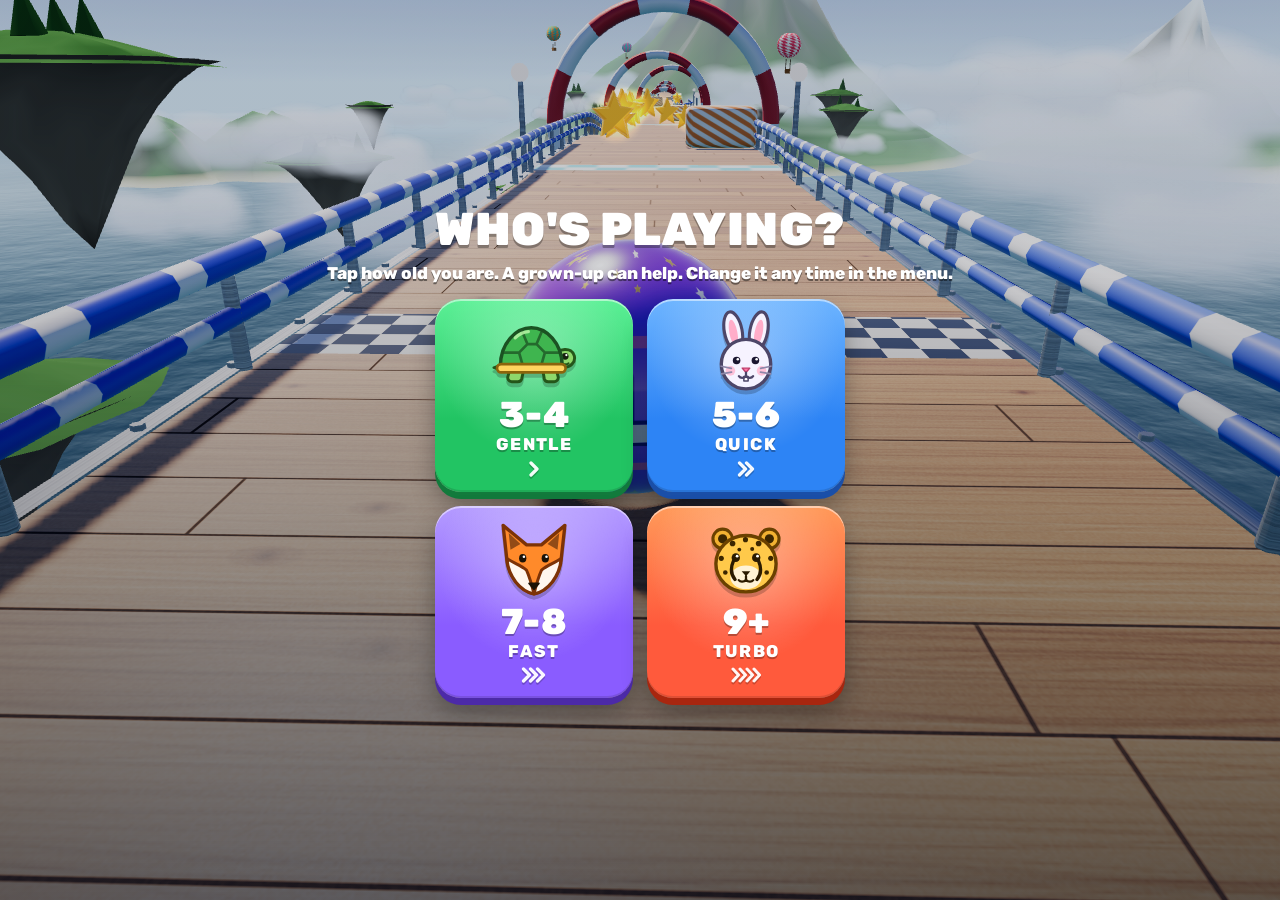
<file: index.html>
<!doctype html>
<html lang="en">
<head>
<meta charset="utf-8">
<meta name="viewport" content="width=device-width, initial-scale=1, viewport-fit=cover, user-scalable=no">
<meta name="description" content="Roll through the sky and grab every star.">
<meta name="apple-mobile-web-app-capable" content="yes">
<meta name="mobile-web-app-capable" content="yes">
<meta name="apple-mobile-web-app-status-bar-style" content="black-translucent">
<meta name="apple-mobile-web-app-title" content="Selena Roller">
<meta name="theme-color" content="#8fd3ff">
<link rel="manifest" href="manifest.webmanifest">
<link rel="apple-touch-icon" href="icon-180.png">
<link rel="icon" type="image/png" href="icon-192.png">
<title>Selena Roller</title>
<link rel="stylesheet" href="fonts/rubik.css">
<style>
[hidden] { display: none !important; }
html, body { margin: 0; }
body { -webkit-touch-callout: none; -webkit-text-size-adjust: 100%; }
/* Layout: full-screen 3D sky course. HUD pinned to the top edge, helper badges under it,
   menus are glass panels that sit low on the screen near the thumb. */
:root {
  --sky: #a7cbe6;
  --text: #ffffff;
  --muted: #c4d0ea;
  --ink: #0e1730;
  --glass: rgba(14, 22, 48, 0.82);
  --glass-top: rgba(40, 58, 112, 0.84);
  --glass-edge: rgba(255, 255, 255, 0.18);
  --chip: rgba(255, 255, 255, 0.10);
  --chip-hi: rgba(255, 255, 255, 0.18);
  --chip-edge: rgba(255, 255, 255, 0.16);
  --go: #22c463; --go-top: #5cf096; --go-deep: #127a3c;
  --blue: #2d84f5; --blue-top: #6db4ff; --blue-deep: #1a4fa8;
  --gold: #ffc531; --gold-top: #ffe27d; --gold-deep: #b97a00;
  --pink: #ff4f9e; --violet: #8a5cff;
  --jump: #39e06c; --fly: #45bfff; --magnet: #ff4fae; --shield: #4fe9ff;
  --hud-bg: rgba(12, 20, 44, 0.62);
  --shade: rgba(4, 9, 24, 0.5);
  --display: "Rubik", "Arial Rounded MT Bold", "Trebuchet MS", system-ui, sans-serif;
  --body: "Rubik", "Segoe UI", system-ui, sans-serif;
  color-scheme: dark;
}
@media (prefers-color-scheme: dark) { :root:not([data-theme="light"]) { --sky: #4b739a; } }
:root[data-theme="dark"] { --sky: #4b739a; }
[hidden] { display: none !important; }
html, body { height: 100%; overflow: hidden; margin: 0; }
body {
  background: var(--sky); color: var(--text); font-family: var(--body);
  -webkit-user-select: none; user-select: none; -webkit-tap-highlight-color: transparent;
  overscroll-behavior: none; -webkit-font-smoothing: antialiased;
}
#game { position: fixed; inset: 0; width: 100%; height: 100%; display: block; touch-action: none; }
#ui { position: fixed; inset: 0; pointer-events: none; }
button { font: inherit; color: inherit; border: 0; background: none; cursor: pointer; touch-action: manipulation; padding: 0; }
button:focus-visible { outline: 3px solid var(--gold); outline-offset: 3px; }
button:disabled { opacity: 0.3; cursor: default; }
svg { display: block; }
.ico { width: 24px; height: 24px; }

/* Glass panels and chunky buttons */
.panel {
  position: relative; width: 100%; max-width: 410px; box-sizing: border-box;
  background: linear-gradient(180deg, var(--glass-top), var(--glass));
  border: 1px solid var(--glass-edge); border-radius: 30px; padding: 20px;
  display: flex; flex-direction: column; gap: 14px;
  box-shadow: 0 26px 50px rgba(2, 6, 20, 0.5), inset 0 1px 0 rgba(255, 255, 255, 0.2), inset 0 -3px 0 rgba(0, 0, 0, 0.22);
  -webkit-backdrop-filter: blur(16px) saturate(150%); backdrop-filter: blur(16px) saturate(150%);
}
.panel.center { text-align: center; align-items: stretch; overflow: hidden; }
h2 {
  font-family: var(--display); font-weight: 900; font-size: 34px; margin: 0; letter-spacing: 0.01em;
  text-transform: uppercase; text-wrap: balance; text-shadow: 0 3px 0 rgba(0, 0, 0, 0.3);
}
.btn {
  --c: var(--blue); --c-top: var(--blue-top); --c-deep: var(--blue-deep);
  position: relative; display: flex; align-items: center; justify-content: center; gap: 10px;
  min-height: 58px; padding: 10px 20px; border-radius: 20px; box-sizing: border-box;
  font-family: var(--display); font-weight: 900; font-size: 22px; letter-spacing: 0.02em; text-transform: uppercase;
  color: #fff; text-shadow: 0 2px 0 rgba(0, 0, 0, 0.25);
  background: linear-gradient(180deg, var(--c-top) 0%, var(--c) 58%);
  box-shadow: 0 6px 0 var(--c-deep), 0 12px 22px rgba(0, 0, 0, 0.32), inset 0 2px 0 rgba(255, 255, 255, 0.5), inset 0 -2px 0 rgba(0, 0, 0, 0.12);
  transition: transform 0.06s, box-shadow 0.06s;
}
.btn:active { transform: translateY(4px); box-shadow: 0 2px 0 var(--c-deep), 0 5px 10px rgba(0, 0, 0, 0.3), inset 0 2px 0 rgba(255, 255, 255, 0.5); }
.btn svg { width: 26px; height: 26px; flex: none; filter: drop-shadow(0 2px 0 rgba(0, 0, 0, 0.22)); }
.btn.go { --c: var(--go); --c-top: var(--go-top); --c-deep: var(--go-deep); }
.btn.big { min-height: 74px; font-size: clamp(24px, 7.4vw, 32px); border-radius: 24px; }
.btn.big span { white-space: nowrap; }
.btn.big svg { width: 32px; height: 32px; }
.btn.ghost {
  --c: rgba(255, 255, 255, 0.12); --c-top: rgba(255, 255, 255, 0.2); --c-deep: rgba(0, 0, 0, 0.32);
  font-size: 19px; min-height: 54px; box-shadow: 0 5px 0 var(--c-deep), inset 0 1px 0 rgba(255, 255, 255, 0.22);
}
.btn.ghost:active { box-shadow: 0 1px 0 var(--c-deep), inset 0 1px 0 rgba(255, 255, 255, 0.22); }
.pill {
  display: inline-flex; align-items: center; gap: 6px; flex: none; box-sizing: border-box;
  background: var(--hud-bg); border: 1px solid var(--chip-edge); border-radius: 999px;
  padding: 6px 14px 6px 8px; min-height: 46px;
  font-family: var(--display); font-weight: 900; font-size: 20px; font-variant-numeric: tabular-nums;
  text-shadow: 0 2px 0 rgba(0, 0, 0, 0.3);
}
.pill svg { width: 30px; height: 30px; filter: drop-shadow(0 2px 0 rgba(0, 0, 0, 0.25)); }
.pop { animation: pop 0.32s ease-out; }
@keyframes pop { 0% { transform: scale(1); } 40% { transform: scale(1.22); } 100% { transform: scale(1); } }

/* HUD */
.hud {
  position: absolute; left: 0; right: 0; top: 0; box-sizing: border-box;
  display: flex; align-items: center; gap: 10px;
  padding-left: max(16px, env(safe-area-inset-left, 0px));
  padding-right: max(16px, env(safe-area-inset-right, 0px));
  padding-top: calc(env(safe-area-inset-top, 0px) + 12px);
}
.hbtn {
  pointer-events: auto; width: 50px; height: 50px; flex: none; border-radius: 18px;
  background: linear-gradient(180deg, rgba(255, 255, 255, 0.26), rgba(255, 255, 255, 0.08)), var(--hud-bg);
  border: 1px solid var(--chip-edge); display: grid; place-items: center;
  box-shadow: 0 4px 0 rgba(0, 0, 0, 0.3), inset 0 1px 0 rgba(255, 255, 255, 0.25);
}
.hbtn:active { transform: translateY(3px); box-shadow: 0 1px 0 rgba(0, 0, 0, 0.3); }
.hbtn svg { width: 24px; height: 24px; }
.lvlbox {
  flex: 1; min-width: 0; background: var(--hud-bg); border: 1px solid var(--chip-edge);
  border-radius: 18px; padding: 6px 12px 9px; box-shadow: 0 4px 0 rgba(0, 0, 0, 0.25);
}
.lvltop { display: flex; align-items: baseline; justify-content: space-between; gap: 8px; line-height: 1.1; }
.lvllabel { flex: none; white-space: nowrap; font-family: var(--display); font-weight: 900; font-size: 17px; text-transform: uppercase; letter-spacing: 0.03em; text-shadow: 0 2px 0 rgba(0, 0, 0, 0.3); }
.lvlworld { min-width: 0; font-weight: 700; font-size: 14px; color: #dbe4f7; white-space: nowrap; overflow: hidden; text-overflow: ellipsis; }
/* the age choice in play (turtle, bunny, fox or cheetah), so a grown-up can see which one is on */
.lvlage { display: inline-block; width: 22px; height: 22px; margin: 0 5px 0 -2px; vertical-align: -5px; filter: drop-shadow(0 1px 0 rgba(0, 0, 0, 0.3)); }
.bar { position: relative; height: 12px; border-radius: 99px; background: rgba(0, 0, 0, 0.35); margin-top: 5px; box-shadow: inset 0 2px 3px rgba(0, 0, 0, 0.35); }
.fill {
  position: absolute; left: 0; top: 0; bottom: 0; width: 100%; border-radius: 99px; transform-origin: left center; transform: scaleX(0);
  background: linear-gradient(180deg, #8fe3ff, #2d9bff 60%, #1f6fe0);
}
.bar .flag { position: absolute; right: -6px; top: 50%; width: 22px; height: 22px; margin-top: -15px; filter: drop-shadow(0 2px 0 rgba(0, 0, 0, 0.35)); }
/* Narrower phones: slightly tighter spacing and text in the top bar, so the world name still fits next to a
   two-digit level and a three-digit star count (otherwise it is cut short, for example "Cloud King..."). */
@media (max-width: 429px) {
  .hud { gap: 8px; }
  .lvlbox { padding: 6px 10px 9px; }
  .lvltop { gap: 6px; }
  .lvllabel { font-size: 15px; letter-spacing: 0.01em; }
  .lvlworld { font-size: 13px; }
  .hud .pill { gap: 4px; padding: 6px 11px 6px 6px; font-size: 18px; }
  .hud .pill svg { width: 26px; height: 26px; }
}
@media (max-width: 380px) {
  .lvllabel { font-size: 14px; }
  .lvlworld { font-size: 12px; }
}

.hud2 {
  position: absolute; left: 0; right: 0; box-sizing: border-box;
  top: calc(env(safe-area-inset-top, 0px) + 76px);
  display: flex; align-items: flex-start; justify-content: space-between;
  padding-left: max(16px, env(safe-area-inset-left, 0px));
  padding-right: max(16px, env(safe-area-inset-right, 0px));
}
.bonuswrap { display: flex; flex-direction: column; align-items: flex-start; gap: 8px; }
.badge { position: relative; width: 64px; height: 64px; border-radius: 50%; background: var(--hud-bg); box-shadow: 0 4px 0 rgba(0, 0, 0, 0.3); }
.badge .ring { position: absolute; inset: 0; width: 64px; height: 64px; transform: rotate(-90deg); }
.badge .ring circle { fill: none; stroke-width: 6; }
.badge .ring .trk { stroke: rgba(255, 255, 255, 0.16); }
.badge .ring .prog { stroke: var(--bc, var(--jump)); stroke-linecap: round; stroke-dasharray: 163.4; stroke-dashoffset: 0; }
.badge .bico { position: absolute; left: 14px; top: 14px; width: 36px; height: 36px; color: var(--bc, var(--jump)); filter: drop-shadow(0 0 6px var(--bc, var(--jump))); }
.badge.ending { animation: endpulse 1s ease-in-out infinite; }
@keyframes endpulse { 50% { transform: scale(0.9); opacity: 0.75; } }
.queued { width: 38px; height: 38px; border-radius: 50%; background: var(--hud-bg); display: grid; place-items: center; box-shadow: 0 3px 0 rgba(0, 0, 0, 0.3); }
.queued svg { width: 24px; height: 24px; color: var(--qc, var(--fly)); }
.meter { position: relative; width: 66px; height: 66px; border-radius: 50%; background: var(--hud-bg); border: 1px solid var(--chip-edge); box-shadow: 0 4px 0 rgba(0, 0, 0, 0.3); }
.meter svg { width: 66px; height: 66px; }
.meter.full { animation: meterburst 0.7s ease-out; }
@keyframes meterburst { 0% { transform: scale(1); } 30% { transform: scale(1.35); box-shadow: 0 0 0 10px rgba(255, 197, 49, 0.35); } 100% { transform: scale(1); } }

/* Big friendly helper announcement: low on the screen, over track the ball has already passed */
.announce {
  position: absolute; left: 50%; bottom: calc(env(safe-area-inset-bottom, 0px) + 60px); z-index: 4;
  transform: translateX(-50%); display: flex; flex-direction: column; align-items: center; gap: 6px;
  width: max-content; max-width: calc(100% - 32px);
}
.announce.show { animation: annIn 0.5s cubic-bezier(.2, 1.5, .4, 1); }
@keyframes annIn { from { transform: translateX(-50%) scale(0.3); opacity: 0; } to { transform: translateX(-50%) scale(1); opacity: 1; } }
.aicon {
  width: 92px; height: 92px; border-radius: 50%; display: grid; place-items: center;
  background: radial-gradient(circle at 50% 38%, rgba(255, 255, 255, 0.95), var(--ac, var(--jump)) 62%);
  box-shadow: 0 0 0 6px rgba(255, 255, 255, 0.6), 0 0 36px var(--ac, var(--jump)), 0 10px 0 rgba(0, 0, 0, 0.2);
}
.aicon svg { width: 56px; height: 56px; color: #fff; filter: drop-shadow(0 3px 0 rgba(0, 0, 0, 0.25)); }
.atext {
  font-family: var(--display); font-weight: 900; font-size: clamp(32px, 10vw, 46px); text-transform: uppercase;
  letter-spacing: 0.02em; text-align: center; text-wrap: balance; color: #fff; line-height: 1;
  text-shadow: 0 3px 0 var(--ac, var(--jump)), 0 6px 0 rgba(0, 0, 0, 0.35), 0 10px 20px rgba(0, 0, 0, 0.35);
}

/* Toast, steer hint, tap to go */
.toast {
  position: absolute; left: 50%; top: calc(env(safe-area-inset-top, 0px) + 96px); z-index: 5;
  transform: translateX(-50%); width: max-content; max-width: calc(100% - 32px);
  font-family: var(--display); font-weight: 900; font-size: clamp(26px, 7.4vw, 36px); text-transform: uppercase;
  text-align: center; text-wrap: balance; letter-spacing: 0.02em; color: #fff; line-height: 1.05;
  text-shadow: 0 3px 0 rgba(10, 30, 80, 0.75), 0 8px 18px rgba(0, 0, 0, 0.35);
}
.toast.show { animation: toastIn 0.35s cubic-bezier(.2, 1.6, .4, 1); }
@keyframes toastIn { from { transform: translateX(-50%) scale(0.4); opacity: 0; } to { transform: translateX(-50%) scale(1); opacity: 1; } }
.hint, .tapgo {
  position: absolute; left: 50%; bottom: calc(env(safe-area-inset-bottom, 0px) + 54px);
  transform: translateX(-50%); display: flex; flex-direction: column; align-items: center; gap: 12px;
  width: max-content; max-width: calc(100% - 32px);
  font-family: var(--display); font-weight: 900; font-size: 24px; text-transform: uppercase; color: #fff;
  text-shadow: 0 3px 0 rgba(10, 30, 80, 0.7);
}
.hint span, .tapgo span { text-align: center; }
.track-line { width: 190px; height: 10px; border-radius: 9px; background: rgba(255, 255, 255, 0.45); position: relative; box-shadow: 0 2px 0 rgba(0, 0, 0, 0.2); }
.finger {
  position: absolute; top: 50%; left: 50%; width: 38px; height: 38px; margin: -19px 0 0 -19px;
  border-radius: 50%; background: #fff; box-shadow: 0 0 0 7px rgba(255, 255, 255, 0.35), 0 4px 0 rgba(0, 0, 0, 0.25);
  animation: swipe 1.6s ease-in-out infinite;
}
@keyframes swipe { 0%, 100% { transform: translateX(-70px); } 50% { transform: translateX(70px); } }
.tapring { width: 78px; height: 78px; border-radius: 50%; display: grid; place-items: center; background: rgba(255, 255, 255, 0.92); box-shadow: 0 0 0 8px rgba(255, 255, 255, 0.35); animation: tap 1.1s ease-in-out infinite; }
.tapring svg { width: 44px; height: 44px; color: var(--blue-deep); }
@keyframes tap { 50% { transform: scale(0.86); box-shadow: 0 0 0 16px rgba(255, 255, 255, 0.12); } }

/* Screens */
.screen {
  position: absolute; inset: 0; pointer-events: auto; z-index: 3; box-sizing: border-box;
  display: flex; flex-direction: column; align-items: center; justify-content: center;
  padding-left: max(16px, env(safe-area-inset-left, 0px));
  padding-right: max(16px, env(safe-area-inset-right, 0px));
  padding-top: calc(env(safe-area-inset-top, 0px) + 18px);
  padding-bottom: calc(env(safe-area-inset-bottom, 0px) + 18px);
  background: var(--shade);
}
.menu { justify-content: space-between; background: linear-gradient(to top, rgba(4, 9, 24, 0.55), rgba(4, 9, 24, 0) 58%); }
.brand { display: flex; flex-direction: column; align-items: center; padding-top: 6px; }
.logo { font-family: var(--display); font-weight: 900; margin: 0; line-height: 0.86; display: flex; flex-direction: column; align-items: center; text-transform: uppercase; transform: rotate(-3deg); }
.logo span { display: block; letter-spacing: 0.01em; }
.logo .l1 {
  font-size: clamp(58px, 17vw, 92px); color: #fff;
  text-shadow: 0 3px 0 #ff5aa6, 0 6px 0 #c22f73, 0 9px 0 #7d1b4b, 0 16px 24px rgba(0, 0, 0, 0.45);
}
.logo .l2 {
  font-size: clamp(40px, 12vw, 64px); color: var(--gold);
  text-shadow: 0 3px 0 #e48a00, 0 6px 0 #9a5200, 0 12px 20px rgba(0, 0, 0, 0.45);
}
.tag { margin: 18px 0 0; font-weight: 800; font-size: 16px; text-align: center; text-shadow: 0 2px 0 rgba(0, 0, 0, 0.45), 0 0 12px rgba(0, 0, 0, 0.35); }
.levelpick { display: flex; align-items: center; justify-content: space-between; gap: 10px; }
.levelpick .mid { text-align: center; min-width: 0; }
.levelpick small { display: block; font-weight: 800; font-size: 15px; letter-spacing: 0.1em; text-transform: uppercase; color: var(--gold); white-space: nowrap; overflow: hidden; text-overflow: ellipsis; }
.levelpick strong { display: block; font-family: var(--display); font-weight: 900; font-size: 32px; text-transform: uppercase; text-shadow: 0 3px 0 rgba(0, 0, 0, 0.3); }
.arrow {
  width: 54px; height: 54px; border-radius: 18px; flex: none; display: grid; place-items: center;
  background: linear-gradient(180deg, var(--chip-hi), var(--chip)); border: 1px solid var(--chip-edge);
  box-shadow: 0 5px 0 rgba(0, 0, 0, 0.32), inset 0 1px 0 rgba(255, 255, 255, 0.2);
}
.arrow:active:not(:disabled) { transform: translateY(3px); box-shadow: 0 2px 0 rgba(0, 0, 0, 0.32); }
.arrow svg { width: 26px; height: 26px; }
.seglabel { font-weight: 800; font-size: 15px; letter-spacing: 0.12em; text-transform: uppercase; color: var(--muted); margin-bottom: -6px; }
.seg { display: grid; grid-template-columns: repeat(4, minmax(0, 1fr)); gap: 7px; }
.seg button {
  display: flex; flex-direction: column; align-items: center; gap: 1px; padding: 6px 2px 7px; border-radius: 16px; min-width: 0;
  font-family: var(--display); font-weight: 900; font-size: 17px; font-variant-numeric: tabular-nums;
  background: var(--chip); border: 1px solid var(--chip-edge);
  box-shadow: 0 4px 0 rgba(0, 0, 0, 0.3);
}
.seg button svg { width: 34px; height: 34px; filter: drop-shadow(0 2px 0 rgba(0, 0, 0, 0.25)); }
.seg button[aria-pressed="true"] {
  background: linear-gradient(180deg, var(--gold-top), var(--gold)); color: #3b2500; border-color: transparent;
  box-shadow: 0 4px 0 var(--gold-deep), inset 0 2px 0 rgba(255, 255, 255, 0.55);
}
.agehint { margin: -4px 0 0; font-size: 15px; font-weight: 700; color: var(--muted); text-align: center; }
.menulinks { margin: -8px 0 -10px; display: flex; justify-content: center; align-items: center; font-size: 14px; font-weight: 700; color: var(--muted); }
.menulinks a { color: inherit; text-decoration: none; padding: 7px 12px; border-radius: 12px; }
.menulinks a:active { background: var(--chip); }
.menulinks a:focus-visible { outline: 3px solid var(--gold); outline-offset: -2px; }
.offlinenote { margin: -6px 0 -8px; font-size: 13px; font-weight: 800; color: #1f9d55; text-align: center; }
.row { display: flex; gap: 10px; align-items: stretch; }
.chip {
  display: inline-flex; align-items: center; justify-content: center; gap: 8px; flex: 1 1 0; min-width: 0;
  background: linear-gradient(180deg, var(--chip-hi), var(--chip)); border: 1px solid var(--chip-edge);
  font-weight: 800; font-size: 15px; border-radius: 16px; padding: 8px 8px; min-height: 50px; white-space: nowrap;
  box-shadow: 0 4px 0 rgba(0, 0, 0, 0.3), inset 0 1px 0 rgba(255, 255, 255, 0.18);
}
.chip:active { transform: translateY(3px); box-shadow: 0 1px 0 rgba(0, 0, 0, 0.3); }
.chip svg { width: 24px; height: 24px; flex: none; }
.chip .ballicon { width: 30px; height: 30px; flex: none; }
.row .pill { background: rgba(0, 0, 0, 0.28); }

/* Shop */
#shop { justify-content: flex-end; }
.shopcard { max-height: 78%; min-height: 0; }
.shophead { display: flex; align-items: center; justify-content: space-between; gap: 10px; }
.shophead h2 { font-size: clamp(26px, 7.5vw, 34px); white-space: nowrap; }
.grid { display: grid; grid-template-columns: repeat(3, minmax(0, 1fr)); gap: 10px; overflow-y: auto; min-height: 0; flex: 1; padding: 4px 2px 8px; }
.ballitem {
  position: relative; display: flex; flex-direction: column; align-items: center; gap: 4px; min-width: 0;
  background: linear-gradient(180deg, rgba(255, 255, 255, 0.16), rgba(255, 255, 255, 0.05));
  border: 1px solid var(--chip-edge); border-radius: 20px; padding: 10px 4px 9px;
  box-shadow: 0 4px 0 rgba(0, 0, 0, 0.3);
}
.ballitem canvas { width: 70px; height: 70px; }
.ballitem.locked canvas { filter: brightness(0.86); }
.ballitem.chosen { border-color: var(--gold); box-shadow: 0 4px 0 var(--gold-deep), 0 0 0 2px var(--gold) inset, 0 0 18px rgba(255, 197, 49, 0.35); }
.ballitem .nm { font-weight: 800; font-size: 13px; line-height: 1.1; text-align: center; }
.ballitem .st {
  font-family: var(--display); font-weight: 900; font-size: 15px; text-transform: uppercase; display: flex; align-items: center; gap: 3px;
  font-variant-numeric: tabular-nums; padding: 3px 9px; border-radius: 99px; background: rgba(0, 0, 0, 0.3);
}
.ballitem.chosen .st { background: var(--gold); color: #3b2500; }
.ballitem .st.can { background: var(--go); }
.ballitem .st svg { width: 17px; height: 17px; }
.ballitem.shake { animation: shake 0.4s; }
@keyframes shake { 20%, 60% { transform: translateX(-5px); } 40%, 80% { transform: translateX(5px); } }

/* Level done */
.donecard { padding-top: 26px; }
.rays {
  position: absolute; left: 50%; top: 70px; width: 520px; height: 520px; margin: -260px 0 0 -260px; pointer-events: none; opacity: 0.35;
  background: repeating-conic-gradient(rgba(255, 214, 90, 0.55) 0deg 10deg, rgba(255, 214, 90, 0) 10deg 20deg);
  -webkit-mask: radial-gradient(circle, #000 0%, transparent 62%); mask: radial-gradient(circle, #000 0%, transparent 62%);
  animation: spin 18s linear infinite;
}
@keyframes spin { to { transform: rotate(360deg); } }
.ribbon {
  position: relative; align-self: center; font-family: var(--display); font-weight: 900; font-size: 30px; text-transform: uppercase;
  padding: 10px 26px; border-radius: 16px; background: linear-gradient(180deg, var(--go-top), var(--go));
  box-shadow: 0 6px 0 var(--go-deep), inset 0 2px 0 rgba(255, 255, 255, 0.5); text-shadow: 0 2px 0 rgba(0, 0, 0, 0.25);
}
.earn { position: relative; margin: 6px 0 0; font-family: var(--display); font-weight: 900; font-size: 54px; color: var(--gold); display: flex; align-items: center; justify-content: center; gap: 8px; text-shadow: 0 4px 0 var(--gold-deep), 0 10px 18px rgba(0, 0, 0, 0.35); }
.earn svg { width: 50px; height: 50px; filter: drop-shadow(0 4px 0 rgba(0, 0, 0, 0.25)); }
.note { position: relative; margin: -8px 0 4px; font-weight: 700; color: var(--muted); }
.confetti { position: absolute; inset: 0; pointer-events: none; overflow: hidden; }
.confetti i { position: absolute; top: -20px; width: 9px; height: 14px; border-radius: 3px; animation: fall linear forwards; }
@keyframes fall { to { transform: translateY(560px) rotate(720deg); opacity: 0.2; } }
.nogl { color: var(--text); }

/* Who's playing: four big age buttons on the first start (the menu has the same four in small) */
.who { gap: 16px; background: linear-gradient(to top, rgba(4, 9, 24, 0.62), rgba(4, 9, 24, 0.18) 70%); }
.whohead { text-align: center; }
.whohead h2 { font-size: clamp(34px, 10vw, 46px); }
.whohead p { margin: 6px 0 0; font-weight: 800; font-size: 17px; text-shadow: 0 2px 0 rgba(0, 0, 0, 0.45); }
.whogrid { display: grid; grid-template-columns: repeat(2, minmax(0, 1fr)); gap: 14px; width: 100%; max-width: 410px; }
.agebtn {
  --c: var(--go); --c-top: var(--go-top); --c-deep: var(--go-deep);
  position: relative; display: flex; flex-direction: column; align-items: center; justify-content: center; gap: 2px; min-width: 0;
  min-height: 178px; padding: 10px 6px 12px; border-radius: 26px; box-sizing: border-box; color: #fff;
  background: radial-gradient(circle at 50% 30%, rgba(255, 255, 255, 0.34), rgba(255, 255, 255, 0) 58%), linear-gradient(180deg, var(--c-top) 0%, var(--c) 62%);
  box-shadow: 0 7px 0 var(--c-deep), 0 14px 24px rgba(0, 0, 0, 0.32), inset 0 2px 0 rgba(255, 255, 255, 0.5), inset 0 -2px 0 rgba(0, 0, 0, 0.12);
  text-shadow: 0 2px 0 rgba(0, 0, 0, 0.28); transition: transform 0.06s, box-shadow 0.06s;
}
.agebtn:active { transform: translateY(5px); box-shadow: 0 2px 0 var(--c-deep), 0 5px 10px rgba(0, 0, 0, 0.3), inset 0 2px 0 rgba(255, 255, 255, 0.5); }
.agebtn .pic { width: 86px; height: 86px; filter: drop-shadow(0 4px 0 rgba(0, 0, 0, 0.2)); }
.agebtn .yrs { font-family: var(--display); font-weight: 900; font-size: 36px; line-height: 1; letter-spacing: 0.01em; }
.agebtn .word { font-family: var(--display); font-weight: 800; font-size: 17px; text-transform: uppercase; letter-spacing: 0.08em; line-height: 1.1; }
.agebtn .spd { width: 40px; height: 22px; margin-top: 2px; opacity: 0.95; filter: drop-shadow(0 2px 0 rgba(0, 0, 0, 0.22)); }
.agebtn.a1 { --c: var(--blue); --c-top: var(--blue-top); --c-deep: var(--blue-deep); }
.agebtn.a2 { --c: var(--violet); --c-top: #b49bff; --c-deep: #4c2aa8; }
.agebtn.a3 { --c: #ff5a3c; --c-top: #ff9a5a; --c-deep: #a8260f; }

@media (max-height: 560px) and (orientation: landscape) {
  .menu { flex-direction: row; align-items: center; justify-content: space-around; gap: 16px; }
  .brand { padding-top: 0; }
  .logo .l1 { font-size: 56px; } .logo .l2 { font-size: 40px; }
  .panel { padding: 14px; gap: 10px; }
  .btn.big { min-height: 60px; font-size: 26px; }
  .shopcard { max-height: 94%; max-width: 860px; gap: 8px; }
  .shophead h2 { font-size: 28px; }
  .grid { grid-template-columns: repeat(6, minmax(0, 1fr)); gap: 8px; padding: 2px 2px 3px; }
  .ballitem { padding: 6px 4px 5px; }
  .ballitem canvas { width: 48px; height: 48px; }
  .shopcard .btn { min-height: 48px; }
  .announce { bottom: calc(env(safe-area-inset-bottom, 0px) + 12px); flex-direction: row; gap: 12px; }
  .aicon { width: 70px; height: 70px; } .aicon svg { width: 42px; height: 42px; }
  .who { gap: 10px; }
  .whohead h2 { font-size: 32px; } .whohead p { margin-top: 2px; font-size: 15px; }
  .whogrid { grid-template-columns: repeat(4, minmax(0, 1fr)); max-width: 760px; gap: 12px; }
  .agebtn { min-height: 150px; padding: 8px 4px 10px; }
  .agebtn .pic { width: 70px; height: 70px; }
  .agebtn .yrs { font-size: 30px; }
  .seg button { padding: 4px 2px 5px; }
  .seg button svg { width: 28px; height: 28px; }
}
/* small phones held upright: a slimmer age row keeps the menu panel on the screen, and smaller animals keep the
   Who's playing heading clear of the top edge */
@media (max-height: 600px) and (orientation: portrait) {
  .seg button { padding: 4px 2px 5px; }
  .seg button svg { width: 26px; height: 26px; }
  .who { gap: 12px; }
  .whohead p { font-size: 15px; }
  .agebtn { min-height: 0; padding: 8px 6px 10px; }
  .agebtn .pic { width: 70px; height: 70px; }
  .agebtn .yrs { font-size: 32px; }
}
@media (prefers-reduced-motion: reduce) {
  .finger, .pop, .toast.show, .confetti i, .ballitem.shake, .rays, .tapring, .announce.show, .badge.ending, .meter.full { animation: none !important; }
}
</style>
</head>
<body>

<svg width="0" height="0" style="position:absolute" aria-hidden="true">
  <defs>
    <symbol id="i-star" viewBox="0 0 24 24"><path d="M12 2.2l2.95 6.1 6.7.85-4.9 4.6 1.25 6.65L12 17.15 6 20.4l1.25-6.65-4.9-4.6 6.7-.85z" fill="#ffc531" stroke="#9c6300" stroke-width="1.3" stroke-linejoin="round"/><path d="M11.9 5.6l1.8 3.8 3.3.45" fill="none" stroke="#fff4c2" stroke-width="1.3" stroke-linecap="round" opacity=".85"/></symbol>
    <symbol id="i-pause" viewBox="0 0 24 24"><rect x="6" y="5" width="4.2" height="14" rx="1.6" fill="currentColor"/><rect x="13.8" y="5" width="4.2" height="14" rx="1.6" fill="currentColor"/></symbol>
    <symbol id="i-play" viewBox="0 0 24 24"><path d="M8 4.8v14.4c0 .9 1 1.45 1.75.95l10.9-7.2a1.15 1.15 0 0 0 0-1.9L9.75 3.85C9 3.35 8 3.9 8 4.8z" fill="currentColor"/></symbol>
    <symbol id="i-home" viewBox="0 0 24 24"><path d="M3.5 11.2L12 4l8.5 7.2" fill="none" stroke="currentColor" stroke-width="2.6" stroke-linecap="round" stroke-linejoin="round"/><path d="M6 10v9.5h4.5V14h3v5.5H18V10" fill="none" stroke="currentColor" stroke-width="2.6" stroke-linejoin="round"/></symbol>
    <symbol id="i-restart" viewBox="0 0 24 24"><path d="M19.5 12a7.5 7.5 0 1 1-2.2-5.3" fill="none" stroke="currentColor" stroke-width="2.6" stroke-linecap="round"/><path d="M19.6 3.8v4.6H15" fill="none" stroke="currentColor" stroke-width="2.6" stroke-linecap="round" stroke-linejoin="round"/></symbol>
    <symbol id="i-left" viewBox="0 0 24 24"><path d="M15 5l-7 7 7 7" fill="none" stroke="currentColor" stroke-width="3.4" stroke-linecap="round" stroke-linejoin="round"/></symbol>
    <symbol id="i-right" viewBox="0 0 24 24"><path d="M9 5l7 7-7 7" fill="none" stroke="currentColor" stroke-width="3.4" stroke-linecap="round" stroke-linejoin="round"/></symbol>
    <symbol id="i-sound" viewBox="0 0 24 24"><path d="M3.5 9.3h3.6L12 5.4v13.2l-4.9-3.9H3.5z" fill="currentColor"/><path d="M15.4 9a4.3 4.3 0 0 1 0 6M18 6.4a7.9 7.9 0 0 1 0 11.2" fill="none" stroke="currentColor" stroke-width="2.2" stroke-linecap="round"/></symbol>
    <symbol id="i-mute" viewBox="0 0 24 24"><path d="M3.5 9.3h3.6L12 5.4v13.2l-4.9-3.9H3.5z" fill="currentColor"/><path d="M15.6 9.6l4.8 4.8m0-4.8l-4.8 4.8" fill="none" stroke="currentColor" stroke-width="2.3" stroke-linecap="round"/></symbol>
    <symbol id="i-chev1" viewBox="0 0 30 22"><path d="M12 5l6 6-6 6" fill="none" stroke="currentColor" stroke-width="3.2" stroke-linecap="round" stroke-linejoin="round"/></symbol>
    <symbol id="i-chev2" viewBox="0 0 30 22"><path d="M8.5 5l6 6-6 6M15.5 5l6 6-6 6" fill="none" stroke="currentColor" stroke-width="3.2" stroke-linecap="round" stroke-linejoin="round"/></symbol>
    <symbol id="i-chev3" viewBox="0 0 30 22"><path d="M4.5 5l6 6-6 6M11.5 5l6 6-6 6M18.5 5l6 6-6 6" fill="none" stroke="currentColor" stroke-width="3.2" stroke-linecap="round" stroke-linejoin="round"/></symbol>
    <symbol id="i-chev4" viewBox="0 0 30 22"><path d="M2 5l5.5 6L2 17M9 5l5.5 6L9 17M16 5l5.5 6L16 17M23 5l5.5 6L23 17" fill="none" stroke="currentColor" stroke-width="3" stroke-linecap="round" stroke-linejoin="round"/></symbol>
    <!-- Who's playing: a turtle, a bunny, a fox and a cheetah, slowest to fastest -->
    <symbol id="i-turtle" viewBox="0 0 64 64">
      <path d="M15 41l-2.5 9.5a3 3 0 0 0 2.9 3.6h4.6a3 3 0 0 0 2.9-2.3L25 42zM38 42l1.6 9.8a3 3 0 0 0 2.9 2.3h4.6a3 3 0 0 0 2.9-3.6L47.5 41z" fill="#8ed86b" stroke="#24561a" stroke-width="2.2" stroke-linejoin="round"/>
      <path d="M7.5 41.5L2 43.6l5.6 2.2z" fill="#8ed86b" stroke="#24561a" stroke-width="1.8" stroke-linejoin="round"/>
      <path d="M47 35.5c2.8-6.6 13.2-7.6 15-.6 1.2 4.9-3 8.6-8.4 8.6H47z" fill="#8ed86b" stroke="#24561a" stroke-width="2.2" stroke-linejoin="round"/>
      <circle cx="55.2" cy="35.2" r="2.5" fill="#16220f"/><circle cx="56.1" cy="34.3" r=".85" fill="#fff"/>
      <path d="M53 40.4c1.4.9 3.3.9 4.7 0" fill="none" stroke="#24561a" stroke-width="1.5" stroke-linecap="round"/>
      <path d="M7 42.5C7 25 19 14 30 14s23 11 23 28.5z" fill="#3fb54f" stroke="#1b5222" stroke-width="2.6" stroke-linejoin="round"/>
      <path d="M23.5 17.5l3.6 8.6h6.8l3.6-8.6M27.1 26.1l-6.2 6.4 2.6 9M33.9 26.1l6.2 6.4-2.6 9M20.9 32.5H9.6M40.1 32.5h11.3" fill="none" stroke="#1b5222" stroke-width="2" stroke-linecap="round" stroke-linejoin="round" opacity=".75"/>
      <path d="M18 21.5c2.6-2.6 6.1-4.3 9.8-4.6" fill="none" stroke="#b9f5a6" stroke-width="2.4" stroke-linecap="round" opacity=".85"/>
      <rect x="4.5" y="41" width="51" height="6.2" rx="3.1" fill="#ffd45e" stroke="#8a650c" stroke-width="2"/>
    </symbol>
    <symbol id="i-bunny" viewBox="0 0 64 64">
      <ellipse cx="22.5" cy="16.5" rx="6.6" ry="14.6" transform="rotate(-11 22.5 16.5)" fill="#f6f3ff" stroke="#4d4668" stroke-width="2.3"/>
      <ellipse cx="22.6" cy="17.6" rx="3" ry="9.8" transform="rotate(-11 22.6 17.6)" fill="#ffadc9"/>
      <ellipse cx="41.5" cy="16.5" rx="6.6" ry="14.6" transform="rotate(11 41.5 16.5)" fill="#f6f3ff" stroke="#4d4668" stroke-width="2.3"/>
      <ellipse cx="41.4" cy="17.6" rx="3" ry="9.8" transform="rotate(11 41.4 17.6)" fill="#ffadc9"/>
      <circle cx="32" cy="41" r="18.4" fill="#f6f3ff" stroke="#4d4668" stroke-width="2.5"/>
      <circle cx="20.4" cy="46" r="3.6" fill="#ffbdd5" opacity=".9"/><circle cx="43.6" cy="46" r="3.6" fill="#ffbdd5" opacity=".9"/>
      <circle cx="25" cy="38.4" r="2.8" fill="#1a1630"/><circle cx="39" cy="38.4" r="2.8" fill="#1a1630"/>
      <circle cx="25.9" cy="37.4" r=".95" fill="#fff"/><circle cx="39.9" cy="37.4" r=".95" fill="#fff"/>
      <path d="M29.2 44h5.6L32 47.3z" fill="#ff76a6" stroke="#bf3f6b" stroke-width="1.1" stroke-linejoin="round"/>
      <path d="M30.4 50.2h3.2v3.4h-3.2z" fill="#fff" stroke="#4d4668" stroke-width="1.1" stroke-linejoin="round"/>
      <path d="M32 47.3v2.5m0 0c-1.5 1.9-4.2 1.9-5.3.2m5.3-.2c1.5 1.9 4.2 1.9 5.3.2" fill="none" stroke="#4d4668" stroke-width="1.7" stroke-linecap="round"/>
      <path d="M13.5 42.6l7.6 1.6M13.8 48.2l7.4-1.2M50.5 42.6l-7.6 1.6M50.2 48.2l-7.4-1.2" stroke="#8f88aa" stroke-width="1.3" stroke-linecap="round"/>
    </symbol>
    <symbol id="i-fox" viewBox="0 0 64 64">
      <path d="M9 7l17.5 14.5h11L55 7l-2.6 23.6C51.6 45 42.4 55.7 32 58 21.6 55.7 12.4 45 11.6 30.6z" fill="#ff8a2a" stroke="#7d3306" stroke-width="2.5" stroke-linejoin="round"/>
      <path d="M13.2 12.6l8.7 8.2-7.4 4.4zM50.8 12.6l-8.7 8.2 7.4 4.4z" fill="#4a2209" opacity=".6"/>
      <path d="M11.8 31.6c4.8 3.4 10.4 5 14.6 8.6 2.4 5.2 4.1 11.6 5.6 17.8 1.5-6.2 3.2-12.6 5.6-17.8 4.2-3.6 9.8-5.2 14.6-8.6C51 45.4 42 55.8 32 58c-10-2.2-19-12.6-20.2-26.4z" fill="#fff7ee" stroke="#7d3306" stroke-width="2.2" stroke-linejoin="round"/>
      <ellipse cx="23.6" cy="31.4" rx="2.7" ry="3.2" fill="#1c1206"/><ellipse cx="40.4" cy="31.4" rx="2.7" ry="3.2" fill="#1c1206"/>
      <circle cx="24.5" cy="30.3" r=".95" fill="#fff"/><circle cx="41.3" cy="30.3" r=".95" fill="#fff"/>
      <path d="M28.4 50.2h7.2L32 54.4z" fill="#1c1206" stroke="#1c1206" stroke-width="1.4" stroke-linejoin="round"/>
    </symbol>
    <symbol id="i-cheetah" viewBox="0 0 64 64">
      <circle cx="14.6" cy="17" r="7.2" fill="#f2b232" stroke="#6a4100" stroke-width="2.3"/><circle cx="14.6" cy="17" r="3.4" fill="#3b2600"/>
      <circle cx="49.4" cy="17" r="7.2" fill="#f2b232" stroke="#6a4100" stroke-width="2.3"/><circle cx="49.4" cy="17" r="3.4" fill="#3b2600"/>
      <ellipse cx="32" cy="35.5" rx="22.4" ry="21" fill="#ffc94a" stroke="#6a4100" stroke-width="2.5"/>
      <g fill="#3b2600"><circle cx="22" cy="20.5" r="2.1"/><circle cx="31.6" cy="17.6" r="1.9"/><circle cx="41.4" cy="20.5" r="2.1"/><circle cx="13.6" cy="31.5" r="1.9"/><circle cx="50.4" cy="31.5" r="1.9"/><circle cx="16.6" cy="42" r="1.7"/><circle cx="47.4" cy="42" r="1.7"/><circle cx="27" cy="25" r="1.4"/><circle cx="36.6" cy="24.6" r="1.5"/></g>
      <ellipse cx="32" cy="45.6" rx="11.6" ry="8.8" fill="#fff3d6"/>
      <path d="M22.6 33.6c-2.1 4.8-2 9.6 1.2 13.6M41.4 33.6c2.1 4.8 2 9.6-1.2 13.6" fill="none" stroke="#2b1b00" stroke-width="2.5" stroke-linecap="round"/>
      <ellipse cx="24.4" cy="31" rx="3.1" ry="3.3" fill="#2b1b00"/><ellipse cx="39.6" cy="31" rx="3.1" ry="3.3" fill="#2b1b00"/>
      <circle cx="25.4" cy="29.9" r="1.05" fill="#fff"/><circle cx="40.6" cy="29.9" r="1.05" fill="#fff"/>
      <path d="M28.8 41.2h6.4L32 44.8z" fill="#2b1b00"/>
      <path d="M32 44.8v2.6m0 0c-1.6 1.9-4.2 1.9-5.4.3m5.4-.3c1.6 1.9 4.2 1.9 5.4.3" fill="none" stroke="#2b1b00" stroke-width="1.7" stroke-linecap="round"/>
    </symbol>
    <symbol id="i-flag" viewBox="0 0 24 24"><path d="M5 3v18.5" stroke="#fff" stroke-width="2.4" stroke-linecap="round"/><path d="M6 4h13l-2.4 4L19 12H6z" fill="#fff" stroke="#16203c" stroke-width="1"/><path d="M6 4h3.3v2.7H6zM12.6 4h3.3v2.7h-3.3zM9.3 6.7h3.3v2.6H9.3zM15.9 6.7h2.2l-.6 1.3.9 1.3h-2.5zM6 9.3h3.3V12H6zM12.6 9.3h3.3V12h-3.3z" fill="#16203c"/></symbol>
    <symbol id="i-hand" viewBox="0 0 24 24"><path d="M9.6 3.6a1.7 1.7 0 0 1 3.4 0V11l.6-.1a1.7 1.7 0 0 1 2 1.3l.1.3.6-.1a1.7 1.7 0 0 1 2 1.3l.1.4.4-.05a1.7 1.7 0 0 1 1.9 1.7V18a5 5 0 0 1-5 5h-2.4a5 5 0 0 1-4.1-2.2l-3.9-5a1.75 1.75 0 0 1 2.7-2.25l1.6 1.75z" fill="currentColor"/></symbol>
    <symbol id="i-spring" viewBox="0 0 24 24"><path d="M12 1.4l4.2 4.6h-2.7v2.9h-3V6H7.8z" fill="currentColor"/><path d="M6.6 10.6h10.8M6.6 21.8h10.8" stroke="currentColor" stroke-width="2.4" stroke-linecap="round"/><path d="M8 12.5l8 1.5-8 1.6 8 1.6-8 1.6 8 1.5" fill="none" stroke="currentColor" stroke-width="2" stroke-linecap="round" stroke-linejoin="round"/></symbol>
    <symbol id="i-wings" viewBox="0 0 24 24"><circle cx="12" cy="12.6" r="3.7" fill="currentColor"/><path d="M8.1 11.6C6.4 8.3 3.6 6.7 1.1 6.9c.8 1.3 1.2 2.6 1.3 3.9-.7.2-1.1.6-1.2 1.2 1 .2 1.8.6 2.4 1.2-.5.4-.7.9-.7 1.5 1.9-.2 3.9.2 5.6 1.2z" fill="currentColor"/><path d="M15.9 11.6c1.7-3.3 4.5-4.9 7-4.7-.8 1.3-1.2 2.6-1.3 3.9.7.2 1.1.6 1.2 1.2-1 .2-1.8.6-2.4 1.2.5.4.7.9.7 1.5-1.9-.2-3.9.2-5.6 1.2z" fill="currentColor"/></symbol>
    <symbol id="i-magnet" viewBox="0 0 24 24"><path d="M4.8 3.2h4.8v8.6a2.4 2.4 0 0 0 4.8 0V3.2h4.8v8.7a7.2 7.2 0 0 1-14.4 0z" fill="currentColor"/><path d="M4.8 3.2h4.8v3.4H4.8zM14.4 3.2h4.8v3.4h-4.8z" fill="#000" opacity=".25"/></symbol>
    <symbol id="i-bubble" viewBox="0 0 24 24"><circle cx="12" cy="12" r="9.2" fill="none" stroke="currentColor" stroke-width="2.4"/><circle cx="12" cy="13" r="3.9" fill="currentColor"/><path d="M7 9.4a5.8 5.8 0 0 1 3.7-3.5" fill="none" stroke="currentColor" stroke-width="2" stroke-linecap="round"/></symbol>
  </defs>
</svg>

<canvas id="game" aria-label="Selena Roller game"></canvas>
<div id="ui">
  <div class="hud" id="hud" hidden>
    <button class="hbtn" id="pauseBtn" aria-label="Pause"><svg><use href="#i-pause"/></svg></button>
    <div class="lvlbox">
      <div class="lvltop"><span class="lvllabel"><svg class="lvlage" aria-hidden="true"><use id="hudAge" href="#i-turtle"/></svg><span id="lvlLabel">Level 1</span></span><span class="lvlworld" id="hudWorld">Sunny Bay</span></div>
      <div class="bar"><div class="fill" id="barFill"></div><svg class="flag"><use href="#i-flag"/></svg></div>
    </div>
    <div class="pill" id="hudStarPill"><svg><use href="#i-star"/></svg><span id="hudStars">0</span></div>
  </div>

  <div class="hud2" id="hud2" hidden>
    <div class="bonuswrap">
      <div class="badge" id="bonusBadge" hidden>
        <svg class="ring" viewBox="0 0 64 64"><circle class="trk" cx="32" cy="32" r="26"/><circle class="prog" id="bonusRing" cx="32" cy="32" r="26"/></svg>
        <svg class="bico"><use id="bonusIcon" href="#i-spring"/></svg>
      </div>
      <div class="queued" id="queued" hidden><svg><use id="queuedIcon" href="#i-wings"/></svg></div>
    </div>
    <div class="meter" id="meter" role="img" aria-label="Star meter">
      <svg viewBox="0 0 66 66">
        <defs>
          <clipPath id="meterClip"><path d="M33 12.4L39.5 25.9 54.2 27.7 43.5 37.9 46.2 52.5 33 45.3 19.8 52.5 22.6 37.9 11.8 27.7 26.5 25.9Z"/></clipPath>
          <linearGradient id="meterGrad" x1="0" y1="0" x2="0" y2="1"><stop offset="0" stop-color="#fff0a0"/><stop offset=".45" stop-color="#ffc531"/><stop offset="1" stop-color="#ff9500"/></linearGradient>
        </defs>
        <path d="M33 12.4L39.5 25.9 54.2 27.7 43.5 37.9 46.2 52.5 33 45.3 19.8 52.5 22.6 37.9 11.8 27.7 26.5 25.9Z" fill="rgba(0,0,0,0.38)"/>
        <rect id="meterFill" x="0" y="52.5" width="66" height="60" fill="url(#meterGrad)" clip-path="url(#meterClip)"/>
        <path d="M33 12.4L39.5 25.9 54.2 27.7 43.5 37.9 46.2 52.5 33 45.3 19.8 52.5 22.6 37.9 11.8 27.7 26.5 25.9Z" fill="none" stroke="#fff" stroke-width="2.2" stroke-linejoin="round"/>
        <circle cx="33" cy="33" r="30" fill="none" stroke="rgba(255,255,255,0.14)" stroke-width="4"/>
        <circle id="meterRing" cx="33" cy="33" r="30" fill="none" stroke="#ffc531" stroke-width="4" stroke-linecap="round" stroke-dasharray="188.5" stroke-dashoffset="188.5" transform="rotate(-90 33 33)" opacity="0"/>
      </svg>
    </div>
  </div>

  <div class="announce" id="announce" hidden><div class="aicon"><svg><use id="aIcon" href="#i-spring"/></svg></div><div class="atext" id="aText">Super Jump!</div></div>
  <div class="hint" id="hint" hidden><div class="track-line"><div class="finger"></div></div><span>Slide to steer · up for speed</span></div>
  <div class="tapgo" id="tapGo" hidden><div class="tapring"><svg><use href="#i-hand"/></svg></div><span>Tap to go</span></div>

  <section class="screen menu" id="menu">
    <header class="brand">
      <h1 class="logo"><span class="l1">Selena</span><span class="l2">Roller</span></h1>
      <p class="tag">Roll through the sky. Grab every star.</p>
    </header>
    <div class="panel">
      <div class="levelpick">
        <button class="arrow" id="prevLvl" aria-label="Previous level"><svg><use href="#i-left"/></svg></button>
        <div class="mid"><small id="themeName">Sunny Bay</small><strong id="menuLvl">Level 1</strong></div>
        <button class="arrow" id="nextLvl" aria-label="Next level"><svg><use href="#i-right"/></svg></button>
      </div>
      <button class="btn go big" id="playBtn"><svg><use href="#i-play"/></svg><span>Play</span></button>
      <div class="seglabel">Who's playing</div>
      <div class="seg" id="speedSeg" role="group" aria-label="Who's playing">
        <button data-s="0" aria-pressed="true" aria-label="Ages 3 to 4, gentle"><svg><use href="#i-turtle"/></svg><span>3-4</span></button>
        <button data-s="1" aria-pressed="false" aria-label="Ages 5 to 6, quick"><svg><use href="#i-bunny"/></svg><span>5-6</span></button>
        <button data-s="2" aria-pressed="false" aria-label="Ages 7 to 8, fast"><svg><use href="#i-fox"/></svg><span>7-8</span></button>
        <button data-s="3" aria-pressed="false" aria-label="Ages 9 and up, turbo"><svg><use href="#i-cheetah"/></svg><span>9+</span></button>
      </div>
      <p class="agehint" id="ageHint">Gentle speed for ages 3 to 4</p>
      <div class="row">
        <button class="chip" id="shopBtn"><canvas class="ballicon" id="ballIcon" width="64" height="64"></canvas><span>Balls</span></button>
        <button class="chip" id="soundBtn"><svg><use id="soundIcon" href="#i-sound"/></svg><span id="soundLabel">Sound on</span></button>
        <div class="pill"><svg><use href="#i-star"/></svg><span id="menuStars">0</span></div>
      </div>
      <!-- Full addresses: the iPhone app opens these in Safari (a relative link would point inside the app). -->
      <p class="menulinks"><a href="https://ozduy.github.io/selena-roller/support.html" target="_blank" rel="noopener">Help</a><span aria-hidden="true">&middot;</span><a href="https://ozduy.github.io/selena-roller/privacy.html" target="_blank" rel="noopener">Privacy</a></p>
      <p class="offlinenote" id="offlineNote" hidden>&#10003; Ready to play offline</p>
    </div>
  </section>

  <section class="screen who" id="who" hidden>
    <header class="whohead"><h2>Who's playing?</h2><p>Tap how old you are. A grown-up can help. Change it any time in the menu.</p></header>
    <div class="whogrid" id="whoGrid" role="group" aria-label="Who's playing">
      <button class="agebtn a0" data-a="0" aria-label="Ages 3 to 4, gentle speed"><svg class="pic"><use href="#i-turtle"/></svg><span class="yrs">3-4</span><span class="word">Gentle</span><svg class="spd"><use href="#i-chev1"/></svg></button>
      <button class="agebtn a1" data-a="1" aria-label="Ages 5 to 6, quick speed"><svg class="pic"><use href="#i-bunny"/></svg><span class="yrs">5-6</span><span class="word">Quick</span><svg class="spd"><use href="#i-chev2"/></svg></button>
      <button class="agebtn a2" data-a="2" aria-label="Ages 7 to 8, fast speed"><svg class="pic"><use href="#i-fox"/></svg><span class="yrs">7-8</span><span class="word">Fast</span><svg class="spd"><use href="#i-chev3"/></svg></button>
      <button class="agebtn a3" data-a="3" aria-label="Ages 9 and up, turbo speed"><svg class="pic"><use href="#i-cheetah"/></svg><span class="yrs">9+</span><span class="word">Turbo</span><svg class="spd"><use href="#i-chev4"/></svg></button>
    </div>
  </section>

  <section class="screen" id="shop" hidden>
    <div class="panel shopcard">
      <div class="shophead"><h2>Pick a ball</h2><div class="pill"><svg><use href="#i-star"/></svg><span id="shopStars">0</span></div></div>
      <div class="grid" id="shopGrid"></div>
      <button class="btn" id="shopDone">Done</button>
    </div>
  </section>

  <section class="screen" id="complete" hidden>
    <div class="panel center donecard">
      <div class="rays"></div>
      <div class="confetti" id="confetti"></div>
      <div class="ribbon" id="doneTitle">Level 1 done!</div>
      <p class="earn"><svg><use href="#i-star"/></svg>+<span id="doneStars">0</span></p>
      <p class="note" id="doneNote">Includes a 10 star finish bonus</p>
      <button class="btn go big" id="nextBtn"><span>Next level</span><svg><use href="#i-play"/></svg></button>
      <button class="btn ghost" id="homeBtn"><svg><use href="#i-home"/></svg><span>Home</span></button>
    </div>
  </section>

  <section class="screen" id="paused" hidden>
    <div class="panel center">
      <h2>Paused</h2>
      <button class="btn go big" id="resumeBtn"><svg><use href="#i-play"/></svg><span>Keep rolling</span></button>
      <button class="btn ghost" id="restartBtn"><svg><use href="#i-restart"/></svg><span>Start level again</span></button>
      <button class="btn ghost" id="quitBtn"><svg><use href="#i-home"/></svg><span>Home</span></button>
    </div>
  </section>

  <div class="toast" id="toast" hidden></div>
</div>

<script>
// The first start asks who is playing: show that screen at once, while the 3D library is still downloading.
(() => {
  let picked = false;
  try { const s = JSON.parse(localStorage.getItem('selenaRoller.v1')); picked = !!(s && typeof s === 'object' && s.agePicked); } catch (e) {}
  if (!picked) { document.getElementById('menu').hidden = true; document.getElementById('who').hidden = false; }
})();
</script>
<script src="three.min.js"></script>
<script>
(() => {
  'use strict';
  const $ = id => document.getElementById(id);
  const L = 2;            // one track step, metres
  const SUB = 2;          // track nodes per step
  const DS = L / SUB;     // metres between nodes
  const R = 0.5;          // ball radius
  const G = 22;           // gravity used for falls
  const START_S = 6.5;    // where the ball starts: far enough in that the chase camera is over the deck from the first frame
  const TAU = Math.PI * 2;
  const clamp = (v, a, b) => v < a ? a : v > b ? b : v;
  const lerp = (a, b, t) => a + (b - a) * t;
  const smooth = t => t <= 0 ? 0 : t >= 1 ? 1 : t * t * (3 - 2 * t);
  function rng(seed) {
    let s = seed >>> 0;
    return () => {
      s = (s + 0x6D2B79F5) >>> 0; let t = s;
      t = Math.imul(t ^ (t >>> 15), t | 1);
      t ^= t + Math.imul(t ^ (t >>> 7), t | 61);
      return ((t ^ (t >>> 14)) >>> 0) / 4294967296;
    };
  }
  const lin = hex => new THREE.Color(hex).convertSRGBToLinear();
  const IN_APP = location.protocol === 'selenaroller:';   // the iPhone app serves the game from selenaroller://localhost/
  const DEBUG = !IN_APP && (() => { try { return /debug/i.test(String(window.location.href)); } catch (e) { return false; } })();
  let headless = false;   // true while the test bot runs a level without drawing

  // ---------- Saved progress (this device only) ----------
  const SAVE_KEY = 'selenaRoller.v1';
  // speed: who is playing, 0 ages 3-4, 1 ages 5-6, 2 ages 7-8, 3 ages 9+ (older saves used 0 Slow, 1 Normal, 2 Zoom: the same
  // numbers now mean the matching ages). agePicked: the Who's playing picker has been answered on this device.
  let save = { stars: 0, best: 1, level: 1, skin: 'selena', owned: ['selena'], speed: 0, agePicked: false, muted: false, hinted: false };
  try { const s = JSON.parse(localStorage.getItem(SAVE_KEY)); if (s && typeof s === 'object') save = Object.assign(save, s); } catch (e) {}
  const persist = () => { if (headless) return; try { localStorage.setItem(SAVE_KEY, JSON.stringify(save)); } catch (e) {} };

  // ---------- Who is playing: four age choices that set the speed, the steering and how tough the new pieces are ----------
  // v1: speed on level 1 in metres a second. Each older choice gets a little faster on every level, up to 50% faster than
  // on level 1 by level 30, and a touch more after that. Ages 3 to 4 keep the original Slow speed exactly (0.8 of each
  // level's base speed).
  // tau: steering smoothing (s), cap: sideways speed limit (times the level's), dead: finger dead zone (px),
  // sens: metres of steering for one screen width, accel: how fast the ball picks up speed, rollIn: start-up time (s),
  // help: falls in one section before the helping hand adds rails, a Bubble Shield, then a Fly bubble, c: how tough the new pieces are.
  const AGES = [
    { range: '3-4', word: 'Gentle', icon: '#i-turtle', hint: 'Gentle speed for ages 3 to 4', v1: 0, tau: 0.085, cap: 1.15, dead: 4, sens: 8, accel: 2.3, rollIn: 0.6, help: [2, 3, 4], c: 0 },
    { range: '5-6', word: 'Quick', icon: '#i-bunny', hint: 'Quick speed for ages 5 to 6', v1: 5.0, tau: 0.07, cap: 1.5, dead: 3, sens: 8.5, accel: 2.8, rollIn: 0.5, help: [3, 4, 5], c: 0.45 },
    { range: '7-8', word: 'Fast', icon: '#i-fox', hint: 'Fast speed for ages 7 to 8', v1: 6.05, tau: 0.06, cap: 1.75, dead: 2, sens: 9, accel: 3.2, rollIn: 0.45, help: [4, 5, 6], c: 0.8 },
    { range: '9+', word: 'Turbo', icon: '#i-cheetah', hint: 'Turbo speed for ages 9 and up', v1: 7.1, tau: 0.05, cap: 2.0, dead: 2, sens: 9.5, accel: 3.6, rollIn: 0.4, help: [4, 5, 6], c: 1 }
  ];
  const ageOf = () => clamp(save.speed | 0, 0, 3);
  // Each level plays as a further stage of the difficulty plan: level 1 already starts at stage 3 (ages 3-4) up to
  // stage 10 (ages 9+), and every level moves 1.5 to 1.8 stages on. Past stage 30 the endless plan takes over.
  function stageOf(level, age) { return level + [2, 5, 7, 9][age] + Math.floor((level - 1) * [0.5, 0.6, 0.7, 0.8][age]); }
  function ageSpeed(age, n, base) {
    if (!age) return base;
    return AGES[age].v1 * (1 + 0.5 * Math.min(1, (n - 1) / 29)) * (n > 30 ? 1 + Math.min(0.045, 0.00225 * (n - 30)) : 1);
  }

  // ---------- Sound (made on the fly, started by the first tap) ----------
  let actx = null, master = null, noiseBuf = null, roll = null;
  function audio() {
    if (!actx) {
      try {
        const AC = window.AudioContext || window.webkitAudioContext;
        if (AC) {
          actx = new AC();
          master = actx.createGain();
          master.gain.value = 0.9;
          master.connect(actx.destination);
          noiseBuf = actx.createBuffer(1, actx.sampleRate, actx.sampleRate);
          const d = noiseBuf.getChannelData(0);
          for (let i = 0; i < d.length; i++) d[i] = Math.random() * 2 - 1;
          const src = actx.createBufferSource();
          src.buffer = noiseBuf; src.loop = true;
          const f = actx.createBiquadFilter();
          f.type = 'lowpass'; f.frequency.value = 380; f.Q.value = 0.6;
          const g = actx.createGain();
          g.gain.value = 0;
          src.connect(f);
          f.connect(g);
          g.connect(master);
          src.start();
          roll = { f, g, last: 0 };
        }
      } catch (e) { actx = null; }
    }
    // Safari can report 'interrupted' (calls, Siri, lock screen) as well as 'suspended': retry on every tap
    if (actx && actx.state !== 'running' && actx.state !== 'closed') {
      try { const p = actx.resume(); if (p && p.catch) p.catch(() => {}); } catch (e) {}
    }
    return actx;
  }
  // Sounds are only scheduled while the context runs; a stopped clock would queue them up and play them all at once later.
  function tone(freq, dur, type, vol, slideTo, delay) {
    if (!actx || actx.state !== 'running' || save.muted || headless) return;
    const t = actx.currentTime + (delay || 0);
    const o = actx.createOscillator(), g = actx.createGain();
    o.type = type || 'sine';
    o.frequency.setValueAtTime(freq, t);
    if (slideTo) o.frequency.exponentialRampToValueAtTime(slideTo, t + dur);
    g.gain.setValueAtTime(0.0001, t);
    g.gain.linearRampToValueAtTime(vol || 0.12, t + 0.01);
    g.gain.exponentialRampToValueAtTime(0.001, t + dur);
    o.connect(g);
    g.connect(master);
    o.start(t); o.stop(t + dur + 0.05);
  }
  function noise(dur, vol, f0, f1, q, delay, ftype) {
    if (!actx || actx.state !== 'running' || save.muted || headless || !noiseBuf) return;
    const t = actx.currentTime + (delay || 0);
    const s = actx.createBufferSource();
    s.buffer = noiseBuf;
    const f = actx.createBiquadFilter();
    f.type = ftype || 'bandpass'; f.Q.value = q || 1;
    f.frequency.setValueAtTime(f0, t);
    if (f1) f.frequency.exponentialRampToValueAtTime(f1, t + dur);
    const g = actx.createGain();
    g.gain.setValueAtTime(0.0001, t);
    g.gain.linearRampToValueAtTime(vol, t + 0.02);
    g.gain.exponentialRampToValueAtTime(0.001, t + dur);
    s.connect(f);
    f.connect(g);
    g.connect(master);
    s.start(t, Math.random() * 0.4); s.stop(t + dur + 0.05);
  }
  const sfx = {
    star: p => { const m = 1 + (p || 0) * 0.45; tone(1046 * m, 0.12, 'triangle', 0.1); tone(1568 * m, 0.22, 'triangle', 0.08, null, 0.05); tone(2093 * m, 0.16, 'sine', 0.035, null, 0.09); },
    jump: () => { tone(240, 0.5, 'sine', 0.17, 760); tone(480, 0.32, 'triangle', 0.045, 1150, 0.02); noise(0.25, 0.04, 900, 2600, 1.2); },
    hop: () => { tone(380, 0.26, 'sine', 0.12, 880); tone(760, 0.12, 'triangle', 0.03, 1300, 0.03); },
    boost: () => { noise(0.65, 0.11, 300, 3400, 0.9); tone(220, 0.5, 'sawtooth', 0.03, 880); },
    fall: () => { tone(900, 0.85, 'sine', 0.12, 170); tone(1350, 0.85, 'sine', 0.025, 250); },
    respawn: () => { tone(523, 0.12, 'triangle', 0.09); tone(784, 0.16, 'triangle', 0.09, null, 0.08); tone(1046, 0.22, 'triangle', 0.08, null, 0.16); },
    bump: () => { tone(190, 0.24, 'sine', 0.15, 105); tone(380, 0.12, 'triangle', 0.035, 210); },
    land: () => { tone(110, 0.14, 'sine', 0.15, 60); noise(0.14, 0.05, 600, 200, 0.8, 0, 'lowpass'); },
    check: () => { tone(784, 0.14, 'sine', 0.11); tone(1175, 0.3, 'sine', 0.11, null, 0.1); tone(1568, 0.3, 'triangle', 0.04, null, 0.18); },
    win: () => { [523, 659, 784, 1046, 1318].forEach((f, i) => tone(f, 0.34, 'triangle', 0.12, null, i * 0.11)); [1046, 1318, 1568].forEach(f => tone(f, 0.9, 'sine', 0.05, null, 0.62)); },
    click: () => tone(700, 0.05, 'sine', 0.07),
    buy: () => [784, 1046, 1568, 2093].forEach((f, i) => tone(f, 0.18, 'triangle', 0.1, null, i * 0.07)),
    nope: () => tone(230, 0.18, 'triangle', 0.07, 175),
    bonus: type => {
      [659, 880, 1175, 1568].forEach((f, i) => tone(f, 0.28, 'triangle', 0.09, null, i * 0.07));
      noise(0.7, 0.035, 2200, 7000, 2.5);
      if (type === 'jump') tone(260, 0.5, 'sine', 0.12, 900, 0.3);
      else if (type === 'fly') noise(0.9, 0.09, 220, 2600, 0.7, 0.25);
      else if (type === 'magnet') { tone(330, 0.6, 'sine', 0.06, 340, 0.3); tone(495, 0.6, 'sine', 0.04, 500, 0.3); }
      else if (type === 'shield') { tone(420, 0.3, 'sine', 0.1, 820, 0.3); tone(620, 0.2, 'sine', 0.05, 1100, 0.42); }
    },
    rescue: () => { noise(0.6, 0.07, 400, 2200, 1); tone(330, 0.6, 'sine', 0.11, 700); },
    pop: () => { tone(900, 0.09, 'sine', 0.11, 280); noise(0.09, 0.07, 3200, 1500, 1.5); },
    tick: () => tone(1318, 0.07, 'sine', 0.05),
    zip: () => tone(1500, 0.1, 'sine', 0.035, 2500),
    teeter: () => tone(310, 0.16, 'triangle', 0.05, 260),
    flap: () => noise(0.12, 0.025, 700, 320, 1)
  };
  function setRoll(amount, speed, now) {
    if (!roll || !actx || actx.state !== 'running') return;
    if (now - roll.last < 0.06) return;
    roll.last = now;
    const t = actx.currentTime;
    roll.g.gain.setTargetAtTime(save.muted || headless ? 0 : amount * 0.055, t, 0.08);
    roll.f.frequency.setTargetAtTime(220 + speed * 75, t, 0.12);
  }

  // ---------- Renderer ----------
  const canvas = $('game');
  let renderer = null;
  try { renderer = new THREE.WebGLRenderer({ canvas, antialias: true, powerPreference: 'high-performance', stencil: false }); } catch (e) { renderer = null; }
  if (!renderer) {
    $('menu').innerHTML = IN_APP
      ? '<div class="panel center nogl"><h2>3D could not start</h2><p>The 3D view could not start. Close Selena Roller fully and open it again.</p></div>'
      : '<div class="panel center nogl"><h2>3D is switched off</h2><p>This browser could not start 3D graphics. Try opening the link in Chrome or Safari.</p></div>';
    $('who').hidden = true; $('menu').hidden = false;
    return;
  }
  // The first start shows Who's playing straight away, before the menu (start-up may still be waiting for the web font).
  if (!save.agePicked) { $('menu').hidden = true; $('who').hidden = false; }
  // Phones and tablets draw at up to 1.75x (about a quarter fewer pixels than 2x, so less heat); the governor below can lower it further.
  const COARSE = (() => { try { return window.matchMedia('(pointer: coarse)').matches; } catch (e) { return false; } })();
  const DPR_MAX = Math.min(window.devicePixelRatio || 1, COARSE ? 1.75 : 2);
  renderer.setPixelRatio(DPR_MAX);
  renderer.outputEncoding = THREE.sRGBEncoding;
  renderer.toneMapping = THREE.ACESFilmicToneMapping;
  renderer.toneMappingExposure = 1.0;
  renderer.physicallyCorrectLights = false;
  renderer.shadowMap.enabled = true;
  renderer.shadowMap.type = THREE.PCFSoftShadowMap;
  const MAX_ANISO = renderer.capabilities.getMaxAnisotropy();
  const scene = new THREE.Scene();
  const camera = new THREE.PerspectiveCamera(68, 1, 0.3, 3000);
  let baseFov = 68, viewW = 1, viewH = 1, pausedDrawn = false, menuLayoutDirty = true;
  function resize() {
    viewW = Math.max(1, window.innerWidth | 0); viewH = Math.max(1, window.innerHeight | 0);
    renderer.setSize(viewW, viewH, false);
    camera.aspect = viewW / viewH;
    baseFov = viewW < viewH ? 68 : 55;
    camera.fov = baseFov;
    camera.updateProjectionMatrix();
    pausedDrawn = false;      // resizing clears the canvas: draw the paused scene again
    menuLayoutDirty = true;   // and re-fit the menu ball between the logo and the panel
  }
  window.addEventListener('resize', resize);
  if (window.visualViewport) window.visualViewport.addEventListener('resize', resize);
  resize();

  // Lowers resolution in 0.25 steps when 2 s averages stay under about 52 fps. Never climbs back.
  // If a drop does not help, frames are capped elsewhere (Low Power Mode or an untouched iframe): undo and stop.
  const governor = (() => {
    let dpr = DPR_MAX, acc = 0, n = 0, prev = 0, locked = false;
    return rawDt => {
      if (locked || rawDt > 0.25) return;
      acc += rawDt; n++;
      if (acc < 2) return;
      const avg = acc / n; acc = 0; n = 0;
      if (prev && avg > prev * 0.92) { dpr = Math.min(DPR_MAX, dpr + 0.25); renderer.setPixelRatio(dpr); locked = true; return; }
      prev = 0;
      if (avg > 1 / 52 && dpr > 1) { prev = avg; dpr = Math.max(1, dpr - 0.25); renderer.setPixelRatio(dpr); }
    };
  })();

  // ---------- Procedural textures (seeded, tileable) ----------
  function canvas2d(w, h) { const c = document.createElement('canvas'); c.width = w; c.height = h || w; return [c, c.getContext('2d', { willReadFrequently: true })]; }
  function tex(cv, color, aniso, wrap) {
    const t = new THREE.CanvasTexture(cv);
    if (wrap !== false) t.wrapS = t.wrapT = THREE.RepeatWrapping;
    t.anisotropy = Math.min(aniso || 4, MAX_ANISO);
    if (color) t.encoding = THREE.sRGBEncoding;
    return t;
  }
  function grain(ctx, w, h, amount, r) {
    const img = ctx.getImageData(0, 0, w, h), d = img.data;
    for (let i = 0; i < d.length; i += 4) { const k = (r() - 0.5) * amount; d[i] += k; d[i + 1] += k; d[i + 2] += k; }
    ctx.putImageData(img, 0, 0);
  }
  function heightToNormal(hc, strength) {
    const s = hc.width, src = hc.getContext('2d').getImageData(0, 0, s, s).data;
    const [out, ctx] = canvas2d(s), img = ctx.createImageData(s, s), d = img.data;
    const h = (x, y) => src[((((y + s) % s) * s) + ((x + s) % s)) * 4] / 255;
    for (let y = 0; y < s; y++) for (let x = 0; x < s; x++) {
      const dx = (h(x + 1, y) - h(x - 1, y)) * strength, dy = (h(x, y + 1) - h(x, y - 1)) * strength;
      const l = Math.hypot(dx, dy, 1), i = (y * s + x) * 4;
      d[i] = (-dx / l * 0.5 + 0.5) * 255; d[i + 1] = (dy / l * 0.5 + 0.5) * 255; d[i + 2] = (1 / l * 0.5 + 0.5) * 255; d[i + 3] = 255;
    }
    ctx.putImageData(img, 0, 0);
    return out;
  }
  function tileableNoise(size, cells, r) {
    const g = new Float32Array(cells * cells); for (let i = 0; i < g.length; i++) g[i] = r();
    const out = new Float32Array(size * size);
    for (let y = 0; y < size; y++) {
      const fy = y / size * cells, y0 = fy | 0, ty = fy - y0, sy = ty * ty * (3 - 2 * ty), r0 = (y0 % cells) * cells, r1 = ((y0 + 1) % cells) * cells;
      for (let x = 0; x < size; x++) {
        const fx = x / size * cells, x0 = fx | 0, tx = fx - x0, sx = tx * tx * (3 - 2 * tx), c0 = x0 % cells, c1 = (x0 + 1) % cells;
        const a = g[r0 + c0] + (g[r0 + c1] - g[r0 + c0]) * sx, b = g[r1 + c0] + (g[r1 + c1] - g[r1 + c0]) * sx;
        out[y * size + x] = a + (b - a) * sy;
      }
    }
    return out;
  }
  function fbm(size, seed, octaves, base) {
    const r = rng(seed), acc = new Float32Array(size * size); let amp = 1, tot = 0;
    for (let o = 0; o < octaves; o++) { const nn = tileableNoise(size, base << o, r); for (let i = 0; i < acc.length; i++) acc[i] += nn[i] * amp; tot += amp; amp *= 0.5; }
    for (let i = 0; i < acc.length; i++) acc[i] /= tot;
    return acc;
  }
  function fbmCanvas(size, seed, octaves, base) {
    const a = fbm(size, seed, octaves, base), [cv, c] = canvas2d(size), img = c.createImageData(size, size);
    for (let i = 0; i < a.length; i++) { const v = a[i] * 255; img.data[i * 4] = img.data[i * 4 + 1] = img.data[i * 4 + 2] = v; img.data[i * 4 + 3] = 255; }
    c.putImageData(img, 0, 0);
    return cv;
  }
  const rgb = (r, g, b, a) => a == null ? `rgb(${r | 0},${g | 0},${b | 0})` : `rgba(${r | 0},${g | 0},${b | 0},${a})`;

  // Varnished planks running across the track. One tile = 4 m.
  function woodPlanks(o) {
    const size = 512, planks = o.planks, r = rng(o.seed), [cv, c] = canvas2d(size), [rv, rr] = canvas2d(size), ph = size / planks;
    const [br, bg, bb] = o.base;
    for (let i = 0; i < planks; i++) {
      const y0 = i * ph, k = 0.84 + r() * 0.3;
      c.fillStyle = rgb(br * k, bg * k, bb * k); c.fillRect(0, y0, size, ph);
      const rg = 112 + r() * 36 | 0; rr.fillStyle = rgb(rg, rg, rg); rr.fillRect(0, y0, size, ph);
      c.save(); c.beginPath(); c.rect(0, y0, size, ph); c.clip();
      for (let gI = 0; gI < 30; gI++) {
        const y = y0 + r() * ph, amp = 0.5 + r() * 2.4, cyc = 1 + (r() * 3 | 0), p0 = r() * TAU, dark = r() < 0.66;
        c.strokeStyle = dark ? rgb(o.dark[0], o.dark[1], o.dark[2], 0.1 + r() * 0.17) : rgb(255, 222, 170, 0.05 + r() * 0.08);
        c.lineWidth = 0.6 + r() * 1.5;
        c.beginPath();
        for (let x = 0; x <= size; x += 4) { const yy = y + Math.sin(x / size * cyc * TAU + p0) * amp; x ? c.lineTo(x, yy) : c.moveTo(x, yy); }
        c.stroke();
      }
      if (r() < o.knots) {
        const kx = 60 + r() * (size - 120), ky = y0 + ph * (0.3 + r() * 0.4), rx = 4 + r() * 6;
        const gk = c.createRadialGradient(kx, ky, 0, kx, ky, rx * 2);
        gk.addColorStop(0, rgb(o.dark[0], o.dark[1], o.dark[2], 0.85)); gk.addColorStop(0.5, rgb(o.dark[0] * 1.4, o.dark[1] * 1.4, o.dark[2] * 1.4, 0.3)); gk.addColorStop(1, 'rgba(0,0,0,0)');
        c.fillStyle = gk; c.beginPath(); c.ellipse(kx, ky, rx * 2, rx, 0, 0, TAU); c.fill();
      }
      c.restore();
      const jx = r() * size | 0;
      c.fillStyle = 'rgba(35,20,10,0.85)'; c.fillRect(jx, y0, 2, ph); rr.fillStyle = '#fff'; rr.fillRect(jx, y0, 2, ph);
      c.fillStyle = 'rgba(30,17,8,0.92)'; c.fillRect(0, y0, size, 2); rr.fillRect(0, y0, size, 2);
      c.fillStyle = 'rgba(255,235,200,0.10)'; c.fillRect(0, y0 + 2, size, 1);
    }
    grain(c, size, size, 13, r); grain(rr, size, size, 16, r);
    return { map: tex(cv, true, 8), roughnessMap: tex(rv, false, 8) };
  }

  // Stone or marble tiles with bevels (normal map). One tile of the texture = o.span metres.
  function stoneTiles(o) {
    const size = 512, n = o.n, r = rng(o.seed), [cv, c] = canvas2d(size), [rv, rr] = canvas2d(size), [hv, h] = canvas2d(size);
    const s = size / n, gw = Math.max(3, size / 110);
    c.fillStyle = rgb(o.grout[0], o.grout[1], o.grout[2]); c.fillRect(0, 0, size, size);
    rr.fillStyle = 'rgb(250,250,250)'; rr.fillRect(0, 0, size, size);
    h.fillStyle = '#000'; h.fillRect(0, 0, size, size);
    for (let ty = 0; ty < n; ty++) for (let tx = 0; tx < n; tx++) {
      const x = tx * s + gw / 2, y = ty * s + gw / 2, w = s - gw, k = 0.9 + r() * 0.16, warm = (r() - 0.5) * 10;
      c.fillStyle = rgb((o.base[0] + warm) * k, o.base[1] * k, (o.base[2] - warm) * k); c.fillRect(x, y, w, w);
      for (let b = 0; b < 4; b++) { const v = 90 + b * 50; h.fillStyle = rgb(v, v, v); h.fillRect(x + b * 2, y + b * 2, w - b * 4, w - b * 4); }
      for (let m = 0; m < 160; m++) {
        const px = x + 4 + r() * (w - 8), py = y + 4 + r() * (w - 8), pr = 1 + r() * 5;
        c.fillStyle = r() < 0.5 ? rgb(70, 62, 55, r() * 0.12) : rgb(255, 250, 240, r() * 0.14);
        c.beginPath(); c.arc(px, py, pr, 0, TAU); c.fill();
      }
      if (o.veins) {
        c.save(); c.beginPath(); c.rect(x, y, w, w); c.clip();
        for (let v = 0; v < 3; v++) {
          let vx = x + r() * w, vy = y; const drift = (r() - 0.5) * 1.4;
          c.beginPath(); c.moveTo(vx, vy);
          while (vy < y + w) { vy += 6 + r() * 10; vx += drift * 8 + (r() - 0.5) * 12; c.lineTo(vx, vy); }
          c.strokeStyle = rgb(o.vein[0], o.vein[1], o.vein[2], 0.18 + r() * 0.2); c.lineWidth = 0.8 + r() * 1.8; c.stroke();
        }
        c.restore();
      }
      const ro = o.rough + r() * 22 | 0; rr.fillStyle = rgb(ro, ro, ro); rr.fillRect(x, y, w, w);
    }
    grain(c, size, size, 12, r); grain(h, size, size, 8, r);
    return { map: tex(cv, true, 8), roughnessMap: tex(rv, false, 8), normalMap: tex(heightToNormal(hv, 3), false, 8) };
  }

  // Painted steel deck plates with rivets and anti-slip dimples. One tile = 2 m.
  function steelPanels(o) {
    const size = 512, r = rng(o.seed), [cv, c] = canvas2d(size), [rv, rr] = canvas2d(size), half = size / 2;
    c.fillStyle = rgb(o.base[0], o.base[1], o.base[2]); c.fillRect(0, 0, size, size);
    rr.fillStyle = 'rgb(118,118,118)'; rr.fillRect(0, 0, size, size);
    for (let py = 0; py < 2; py++) for (let px = 0; px < 2; px++) {
      const k = 0.95 + r() * 0.08, x0 = px * half, y0 = py * half;
      c.fillStyle = rgb(o.base[0] * k, o.base[1] * k, o.base[2] * k); c.fillRect(x0 + 3, y0 + 3, half - 6, half - 6);
      for (let yy = y0 + 22; yy < y0 + half - 16; yy += 18) for (let xx = x0 + 22 + ((yy / 18) % 2) * 9; xx < x0 + half - 16; xx += 18) {
        c.fillStyle = 'rgba(0,0,0,0.10)'; c.beginPath(); c.ellipse(xx, yy + 1, 4.5, 2.2, 0.5, 0, TAU); c.fill();
        c.fillStyle = 'rgba(255,255,255,0.16)'; c.beginPath(); c.ellipse(xx - 0.6, yy - 0.6, 4, 1.8, 0.5, 0, TAU); c.fill();
      }
      for (const [rx, ry] of [[10, 10], [half - 10, 10], [10, half - 10], [half - 10, half - 10], [half / 2, 10], [half / 2, half - 10], [10, half / 2], [half - 10, half / 2]]) {
        const gx = x0 + rx, gy = y0 + ry, gg = c.createRadialGradient(gx - 1.5, gy - 1.5, 0, gx, gy, 5);
        gg.addColorStop(0, 'rgba(255,255,255,0.9)'); gg.addColorStop(0.5, rgb(o.base[0] * 0.8, o.base[1] * 0.8, o.base[2] * 0.8)); gg.addColorStop(1, 'rgba(0,0,0,0.5)');
        c.fillStyle = gg; c.beginPath(); c.arc(gx, gy, 5, 0, TAU); c.fill();
        rr.fillStyle = 'rgb(70,70,70)'; rr.beginPath(); rr.arc(gx, gy, 5, 0, TAU); rr.fill();
      }
    }
    c.fillStyle = 'rgba(10,14,24,0.85)';
    c.fillRect(0, 0, size, 3); c.fillRect(0, half - 1.5, size, 3); c.fillRect(0, 0, 3, size); c.fillRect(half - 1.5, 0, 3, size);
    rr.fillStyle = '#fff'; rr.fillRect(0, 0, size, 3); rr.fillRect(0, half - 1.5, size, 3); rr.fillRect(0, 0, 3, size); rr.fillRect(half - 1.5, 0, 3, size);
    for (let i = 0; i < 70; i++) {
      const x = r() * size, y = r() * size, l = 6 + r() * 26, a = r() * TAU;
      c.strokeStyle = rgb(255, 255, 255, 0.05 + r() * 0.08); c.lineWidth = 0.6 + r();
      c.beginPath(); c.moveTo(x, y); c.lineTo(x + Math.cos(a) * l, y + Math.sin(a) * l); c.stroke();
      rr.strokeStyle = 'rgba(200,200,200,0.5)'; rr.lineWidth = 1.2; rr.beginPath(); rr.moveTo(x, y); rr.lineTo(x + Math.cos(a) * l, y + Math.sin(a) * l); rr.stroke();
    }
    grain(c, size, size, 7, r); grain(rr, size, size, 14, r);
    return { map: tex(cv, true, 8), roughnessMap: tex(rv, false, 8) };
  }

  function brushedMetal(seed, base) {
    const size = 256, r = rng(seed), [cv, c] = canvas2d(size), [rv, rr] = canvas2d(size);
    c.fillStyle = rgb(base, base + 2, base + 6); c.fillRect(0, 0, size, size);
    rr.fillStyle = 'rgb(92,92,92)'; rr.fillRect(0, 0, size, size);
    for (let i = 0; i < size * 6; i++) {
      const y = r() * size, hh = r() < 0.9 ? 1 : 2;
      c.fillStyle = r() < 0.5 ? rgb(255, 255, 255, 0.04 + r() * 0.06) : rgb(0, 0, 0, 0.04 + r() * 0.06);
      c.fillRect(0, y, size, hh);
      const g = 70 + r() * 50 | 0; rr.fillStyle = rgb(g, g, g, 0.35); rr.fillRect(0, y, size, hh);
    }
    return { map: tex(cv, true, 4), roughnessMap: tex(rv, false, 4) };
  }
  function chequerTex() {
    const size = 256, n = 8, [cv, c] = canvas2d(size), [rv, rr] = canvas2d(size), s = size / n;
    for (let y = 0; y < n; y++) for (let x = 0; x < n; x++) {
      const odd = (x + y) & 1;
      c.fillStyle = odd ? '#15171c' : '#f3f3ee'; c.fillRect(x * s, y * s, s, s);
      rr.fillStyle = odd ? 'rgb(64,64,64)' : 'rgb(150,150,150)'; rr.fillRect(x * s, y * s, s, s);
    }
    return { map: tex(cv, true, 8), roughnessMap: tex(rv, false, 8) };
  }
  function flatRough(v) { const [cv, c] = canvas2d(4); c.fillStyle = rgb(v, v, v); c.fillRect(0, 0, 4, 4); return tex(cv, false, 1); }
  // Yellow and black edge line for open edges (u across the line, v along the track: one tile = 1 m).
  function hazardTex() {
    const [cv, c] = canvas2d(64, 128);
    c.fillStyle = '#ffd21f'; c.fillRect(0, 0, 64, 128);
    c.fillStyle = '#1b1d22';
    for (let k = -2; k < 4; k++) { c.beginPath(); c.moveTo(0, k * 64); c.lineTo(64, k * 64 + 64); c.lineTo(64, k * 64 + 96); c.lineTo(0, k * 64 + 32); c.fill(); }
    const r = rng(77); grain(c, 64, 128, 10, r);
    return tex(cv, true, 4);
  }
  // Soft orange and white padded vinyl used by every obstacle (one colour family for hazards).
  function cushionTex() {
    const size = 256, [cv, c] = canvas2d(size), [rv, rr] = canvas2d(size), r = rng(31);
    c.fillStyle = '#ff7f2a'; c.fillRect(0, 0, size, size);
    rr.fillStyle = 'rgb(130,130,130)'; rr.fillRect(0, 0, size, size);
    c.fillStyle = '#fff6ec';
    for (let k = -4; k < 6; k++) { c.beginPath(); c.moveTo(k * 64, 0); c.lineTo(k * 64 + 32, 0); c.lineTo(k * 64 + 32 + size, size); c.lineTo(k * 64 + size, size); c.fill(); }
    const sh = c.createLinearGradient(0, 0, 0, size);
    sh.addColorStop(0, 'rgba(255,255,255,0.10)'); sh.addColorStop(0.5, 'rgba(0,0,0,0)'); sh.addColorStop(1, 'rgba(0,0,0,0.12)');
    c.fillStyle = sh; c.fillRect(0, 0, size, size);
    c.strokeStyle = 'rgba(120,40,0,0.25)'; c.lineWidth = 2;
    c.strokeRect(6, 6, size - 12, size - 12);
    grain(c, size, size, 9, r); grain(rr, size, size, 18, r);
    return { map: tex(cv, true, 4), roughnessMap: tex(rv, false, 4) };
  }
  function railTex(col, stripe) {
    const [cv, c] = canvas2d(128, 32), cc = new THREE.Color(col), sc = new THREE.Color(stripe);
    c.fillStyle = '#' + cc.getHexString(); c.fillRect(0, 0, 128, 32);
    c.fillStyle = '#' + sc.getHexString(); c.fillRect(46, 0, 36, 32);
    const g = c.createLinearGradient(0, 0, 0, 32);
    g.addColorStop(0, 'rgba(255,255,255,0.18)'); g.addColorStop(0.5, 'rgba(255,255,255,0)'); g.addColorStop(1, 'rgba(0,0,0,0.12)');
    c.fillStyle = g; c.fillRect(0, 0, 128, 32);
    return tex(cv, true, 4);
  }
  // Jump pad: lime spring panel with white chevrons and a yellow rim.
  function jumpPadTex() {
    const size = 256, [cv, c] = canvas2d(size);
    c.fillStyle = '#1d2a12'; c.fillRect(0, 0, size, size);
    const g = c.createLinearGradient(0, 0, 0, size);
    g.addColorStop(0, '#9dff4f'); g.addColorStop(1, '#32c21e');
    c.fillStyle = '#ffd21f'; c.fillRect(6, 6, size - 12, size - 12);
    c.fillStyle = g; c.fillRect(16, 16, size - 32, size - 32);
    c.strokeStyle = '#ffffff'; c.lineWidth = 22; c.lineCap = 'round'; c.lineJoin = 'round';
    for (const y of [92, 168]) { c.beginPath(); c.moveTo(62, y + 30); c.lineTo(128, y - 26); c.lineTo(194, y + 30); c.stroke(); }
    return tex(cv, true, 8, false);
  }
  // Boost pad: royal blue lane with white arrows; the arrows scroll.
  function boostPadTex() {
    const size = 256, [cv, c] = canvas2d(size);
    const g = c.createLinearGradient(0, 0, size, 0);
    g.addColorStop(0, '#1638c9'); g.addColorStop(0.5, '#2f6bff'); g.addColorStop(1, '#1638c9');
    c.fillStyle = g; c.fillRect(0, 0, size, size);
    c.fillStyle = '#ffffff';
    for (const y of [40, 168]) { c.beginPath(); c.moveTo(128, y); c.lineTo(200, y + 64); c.lineTo(166, y + 64); c.lineTo(128, y + 30); c.lineTo(90, y + 64); c.lineTo(56, y + 64); c.closePath(); c.fill(); }
    return tex(cv, true, 8);
  }
  function checkpointTex() {
    const size = 256, [cv, c] = canvas2d(size);
    c.fillStyle = '#e9fbff'; c.fillRect(0, 0, size, size);
    c.fillStyle = '#18b8d8';
    for (let x = 0; x < 8; x++) for (let y = 0; y < 2; y++) if ((x + y) & 1) c.fillRect(x * 32, y * 128, 32, 128);
    c.fillStyle = 'rgba(255,255,255,0.35)'; c.fillRect(0, 124, size, 8);
    return tex(cv, true, 8);
  }
  function radialTexture(size, soft) {
    const [cv, c] = canvas2d(size), g = c.createRadialGradient(size / 2, size / 2, 0, size / 2, size / 2, size / 2);
    g.addColorStop(0, 'rgba(255,255,255,1)'); g.addColorStop(soft ? 0.25 : 0.35, soft ? 'rgba(255,255,255,0.6)' : 'rgba(255,255,255,0.45)'); g.addColorStop(1, 'rgba(255,255,255,0)');
    c.fillStyle = g; c.fillRect(0, 0, size, size);
    return tex(cv, true, 1, false);
  }
  function contactShadowTex() {
    const size = 128, [cv, c] = canvas2d(size), g = c.createRadialGradient(64, 64, 0, 64, 64, 64);
    g.addColorStop(0, 'rgba(0,0,0,0.75)'); g.addColorStop(0.45, 'rgba(0,0,0,0.35)'); g.addColorStop(1, 'rgba(0,0,0,0)');
    c.fillStyle = g; c.fillRect(0, 0, size, size);
    return tex(cv, true, 1, false);
  }
  function cloudLayerTexture(seed) {
    const size = 512, r = rng(seed), [cv, c] = canvas2d(size);
    for (let k = 0; k < 10; k++) {
      const cx = r() * size, cy = r() * size;
      for (let i = 0; i < 14; i++) {
        const x = cx + (r() - 0.5) * 140, y = cy + (r() - 0.5) * 70, rad = 18 + r() * 44, a = 0.12 + r() * 0.22;
        for (let ox = -1; ox <= 1; ox++) for (let oy = -1; oy <= 1; oy++) {
          const gx = x + ox * size, gy = y + oy * size;
          if (gx + rad < 0 || gx - rad > size || gy + rad < 0 || gy - rad > size) continue;
          const g = c.createRadialGradient(gx, gy, 0, gx, gy, rad);
          g.addColorStop(0, `rgba(255,255,255,${a})`); g.addColorStop(1, 'rgba(255,255,255,0)');
          c.fillStyle = g; c.fillRect(gx - rad, gy - rad, rad * 2, rad * 2);
        }
      }
    }
    return tex(cv, true, 4);
  }
  function puffTexture(seed) {
    const size = 256, r = rng(seed), [cv, c] = canvas2d(size);
    for (let i = 0; i < 20; i++) {
      const x = size * (0.28 + r() * 0.44), y = size * (0.42 + r() * 0.24), rad = size * (0.09 + r() * 0.11);
      const g = c.createRadialGradient(x, y, 0, x, y, rad);
      g.addColorStop(0, 'rgba(255,255,255,0.9)'); g.addColorStop(0.6, 'rgba(255,255,255,0.45)'); g.addColorStop(1, 'rgba(255,255,255,0)');
      c.fillStyle = g; c.fillRect(x - rad, y - rad, 2 * rad, 2 * rad);
    }
    return tex(cv, true, 1, false);
  }
  // Helper bonus pictures: a glowing medallion with a white symbol (same drawings as the HUD icons).
  const ICON_PATHS = {
    jump: ['M12 1.4l4.2 4.6h-2.7v2.9h-3V6H7.8z', 'S:M6.6 10.6h10.8M6.6 21.8h10.8', 'T:M8 12.5l8 1.5-8 1.6 8 1.6-8 1.6 8 1.5'],
    fly: ['C:12,12.6,3.7', 'M8.1 11.6C6.4 8.3 3.6 6.7 1.1 6.9c.8 1.3 1.2 2.6 1.3 3.9-.7.2-1.1.6-1.2 1.2 1 .2 1.8.6 2.4 1.2-.5.4-.7.9-.7 1.5 1.9-.2 3.9.2 5.6 1.2z', 'M15.9 11.6c1.7-3.3 4.5-4.9 7-4.7-.8 1.3-1.2 2.6-1.3 3.9.7.2 1.1.6 1.2 1.2-1 .2-1.8.6-2.4 1.2.5.4.7.9.7 1.5-1.9-.2-3.9.2-5.6 1.2z'],
    magnet: ['M4.8 3.2h4.8v8.6a2.4 2.4 0 0 0 4.8 0V3.2h4.8v8.7a7.2 7.2 0 0 1-14.4 0z'],
    shield: ['R:12,12,9.2', 'C:12,13,3.9', 'T:M7 9.4a5.8 5.8 0 0 1 3.7-3.5']
  };
  function iconTexture(type, colHex) {
    const size = 128, [cv, c] = canvas2d(size), col = new THREE.Color(colHex);
    const g = c.createRadialGradient(64, 50, 4, 64, 64, 62);
    g.addColorStop(0, '#ffffff'); g.addColorStop(0.35, '#' + col.clone().lerp(new THREE.Color(0xffffff), 0.35).getHexString()); g.addColorStop(1, '#' + col.clone().multiplyScalar(0.62).getHexString());
    c.fillStyle = g; c.beginPath(); c.arc(64, 64, 58, 0, TAU); c.fill();
    c.lineWidth = 6; c.strokeStyle = 'rgba(255,255,255,0.95)'; c.stroke();
    c.save(); c.translate(64 - 40, 64 - 40); c.scale(80 / 24, 80 / 24);
    c.shadowColor = 'rgba(0,0,0,0.35)'; c.shadowOffsetY = 0.6; c.shadowBlur = 0.8;
    c.fillStyle = '#ffffff'; c.strokeStyle = '#ffffff'; c.lineCap = 'round'; c.lineJoin = 'round';
    for (const p of ICON_PATHS[type]) {
      if (p.startsWith('C:')) { const [x, y, rr] = p.slice(2).split(',').map(Number); c.beginPath(); c.arc(x, y, rr, 0, TAU); c.fill(); }
      else if (p.startsWith('R:')) { const [x, y, rr] = p.slice(2).split(',').map(Number); c.lineWidth = 2.4; c.beginPath(); c.arc(x, y, rr, 0, TAU); c.stroke(); }
      else if (p.startsWith('S:')) { c.lineWidth = 2.4; c.stroke(new Path2D(p.slice(2))); }
      else if (p.startsWith('T:')) { c.lineWidth = 2; c.stroke(new Path2D(p.slice(2))); }
      else c.fill(new Path2D(p));
    }
    c.restore();
    return tex(cv, true, 4, false);
  }
  function bannerTexture() {
    const [cv, c] = canvas2d(1024, 256);
    const g = c.createLinearGradient(0, 0, 0, 256);
    g.addColorStop(0, '#2c3f9e'); g.addColorStop(1, '#141f5a');
    c.fillStyle = g; c.fillRect(0, 0, 1024, 256);
    for (let x = 0; x < 64; x++) for (let y = 0; y < 2; y++) {
      c.fillStyle = (x + y) & 1 ? '#111318' : '#f4f4f0';
      c.fillRect(x * 16, y * 16, 16, 16); c.fillRect(x * 16, 224 + y * 16, 16, 16);
    }
    c.font = '900 132px "Rubik", "Arial Black", sans-serif'; c.textAlign = 'center'; c.textBaseline = 'middle';
    c.lineWidth = 14; c.strokeStyle = '#0b1030'; c.strokeText('FINISH', 512, 134);
    c.fillStyle = '#ffffff'; c.fillText('FINISH', 512, 134);
    c.fillStyle = '#ffc531';
    for (const x of [110, 914]) { c.save(); c.translate(x, 128); c.beginPath(); for (let k = 0; k < 10; k++) { const rr = k % 2 ? 20 : 46, a = k * Math.PI / 5 - Math.PI / 2; c[k ? 'lineTo' : 'moveTo'](Math.cos(a) * rr, Math.sin(a) * rr); } c.closePath(); c.fill(); c.restore(); }
    return tex(cv, true, 8, false);
  }
  function columnTexture() {
    const [cv, c] = canvas2d(16, 128), g = c.createLinearGradient(0, 128, 0, 0);
    g.addColorStop(0, 'rgba(255,255,255,1)'); g.addColorStop(0.5, 'rgba(255,255,255,0.35)'); g.addColorStop(1, 'rgba(255,255,255,0)');
    c.fillStyle = g; c.fillRect(0, 0, 16, 128);
    return tex(cv, true, 1, false);
  }

  // ---------- Worlds (rotate by level) ----------
  const WORLDS = [
    { name: 'Sunny Bay',
      sky: { zenith: 0x2a63b8, horizon: 0xd3e4f0, ground: 0x46768f, sun: 0xfff2dc, el: 52, az: -28, size: 0.03, sunI: 1.5, glow: 1.0, glowH: 0.2, stars: 0, envSun: 20, envBoost: 1 },
      light: { color: 0xfff1dc, i: 2.6 }, exposure: 1.0, envI: 1.25, fog: [60, 1600],
      sea: { deep: 0x0e3f5c, sky: 0x9cc3dc, glint: 1 },
      land: { kind: 'islands', sand: 0xd9c8a0, grass: 0x3f6b35, rock: 0x7d776e, snow: 0xf2f4f7, snowLine: 0.72 },
      cloud: { top: 0xffffff, bottom: 0xb6c6d8, a: 0.5, b: 0.38 },
      deck: 'oak', body: 0x1fb5ad, under: 0x14424a, rail: 0x1d4fd8, stripe: 0xffffff, bridge: 'steel', trimGlow: 0 },
    { name: 'Golden Isles',
      sky: { zenith: 0x3a4c8e, horizon: 0xf2c8a2, ground: 0x6d5160, sun: 0xffb36b, el: 17, az: 14, size: 0.042, sunI: 1.7, glow: 1.6, glowH: 0.07, stars: 0, envSun: 18, envBoost: 1.05 },
      light: { color: 0xffc896, i: 2.45 }, exposure: 0.95, envI: 1.25, fog: [45, 1250],
      sea: { deep: 0x2b2a48, sky: 0xe8b08c, glint: 1.2 },
      land: { kind: 'islands', sand: 0xd6b48a, grass: 0x7d7a48, rock: 0x8a5a48, snow: 0xf3e2d4, snowLine: 0.8 },
      cloud: { top: 0xfff0e0, bottom: 0xd99a8c, a: 0.5, b: 0.38 },
      deck: 'marble', body: 0xc4553f, under: 0x3c1c1c, rail: 0x14a99c, stripe: 0xffffff, bridge: 'steel', trimGlow: 0 },
    { name: 'Frosty Peaks',
      sky: { zenith: 0x2f6fd0, horizon: 0xe3eff7, ground: 0x3c7a92, sun: 0xffffff, el: 42, az: 34, size: 0.028, sunI: 1.5, glow: 0.9, glowH: 0.2, stars: 0, envSun: 20, envBoost: 1 },
      light: { color: 0xf3f7ff, i: 2.7 }, exposure: 0.98, envI: 1.2, fog: [60, 1500],
      sea: { deep: 0x08485a, sky: 0xbfe3ef, glint: 1 },
      land: { kind: 'ice', sand: 0xe8f1f6, grass: 0xd6e4ec, rock: 0x86a9c4, snow: 0xffffff, snowLine: 0.35 },
      cloud: { top: 0xffffff, bottom: 0xc5d4e2, a: 0.45, b: 0.35 },
      deck: 'steel', body: 0x23345e, under: 0x0c1428, rail: 0x8a5cff, stripe: 0xffffff, bridge: 'steel', trimGlow: 0 },
    { name: 'Cloud Kingdom',
      sky: { zenith: 0x4d6cc4, horizon: 0xf6d5d8, ground: 0xe9c8d2, sun: 0xffe2c4, el: 26, az: -18, size: 0.035, sunI: 1.6, glow: 1.4, glowH: 0.1, stars: 0, envSun: 18, envBoost: 1 },
      light: { color: 0xffe4cc, i: 2.5 }, exposure: 0.96, envI: 1.15, fog: [55, 1300],
      sea: { deep: 0xdcbccb, sky: 0xf7dfe3, glint: 0.3 },
      land: { kind: 'floating', sand: 0xe6d3b4, grass: 0x5f9e47, rock: 0x9b8576, snow: 0xffffff, snowLine: 0.9 },
      cloud: { top: 0xffffff, bottom: 0xe6b8c6, a: 0.85, b: 0.75 },
      deck: 'maple', body: 0x7cc531, under: 0x2b4410, rail: 0xff4f9e, stripe: 0xffffff, bridge: 'steel', trimGlow: 0 },
    { name: 'Moonlit Bay',
      sky: { zenith: 0x0a1433, horizon: 0x40508a, ground: 0x0b1830, sun: 0xdfe8ff, el: 44, az: 24, size: 0.05, sunI: 1.25, glow: 0.7, glowH: 0.12, stars: 1, envSun: 9, envBoost: 2.2 },
      light: { color: 0xc8d8ff, i: 2.3 }, exposure: 1.2, envI: 1.25, fog: [50, 1300],
      sea: { deep: 0x061428, sky: 0x2c3c6c, glint: 1 },
      land: { kind: 'islands', sand: 0x6a6a7a, grass: 0x2f4a4a, rock: 0x45475a, snow: 0xc8d2e8, snowLine: 0.75, lights: true },
      cloud: { top: 0x8a9cc8, bottom: 0x2e3a66, a: 0.35, b: 0.28 },
      deck: 'stone', body: 0x2c3d78, under: 0x0d1430, rail: 0x2fd3c4, stripe: 0xffffff, bridge: 'steel', trimGlow: 0xffa640 },
    { name: 'Sky City',
      sky: { zenith: 0x2f8ff0, horizon: 0xd6f0ff, ground: 0x9fb4c6, sun: 0xfff6e6, el: 55, az: -20, size: 0.03, sunI: 1.5, glow: 1.0, glowH: 0.2, stars: 0, envSun: 20, envBoost: 1.05 },
      light: { color: 0xfff4e6, i: 2.7 }, exposure: 1.02, envI: 1.25, fog: [80, 1500],
      sea: { deep: 0x3c5a72, sky: 0xb8d4e6, glint: 0.6 },
      land: { kind: 'city', sand: 0xd8dde4, grass: 0x7fa86a, rock: 0x9aa4ae, snow: 0xffffff, snowLine: 0.9 },
      cloud: { top: 0xffffff, bottom: 0xc8dcec, a: 0.3, b: 0.2 },
      deck: 'oak', body: 0x2aa8e0, under: 0x163a52, rail: 0xe8343a, stripe: 0xffffff, bridge: 'steel', trimGlow: 0 },
    { name: 'Rainbow Heights',
      sky: { zenith: 0x1d78e8, horizon: 0xc4ecff, ground: 0x5fa8d0, sun: 0xfff6e0, el: 58, az: 22, size: 0.03, sunI: 1.5, glow: 1.0, glowH: 0.2, stars: 0, envSun: 20, envBoost: 1.05 },
      light: { color: 0xfff4e4, i: 2.7 }, exposure: 1.02, envI: 1.25, fog: [70, 1700],
      sea: { deep: 0x0a5a8c, sky: 0xa6dcf2, glint: 1 },
      land: { kind: 'floating', sand: 0xe8d6a8, grass: 0x4fb83f, rock: 0x9a7a62, snow: 0xffffff, snowLine: 0.9 },
      cloud: { top: 0xffffff, bottom: 0xbcd8ec, a: 0.6, b: 0.45 },
      deck: 'marble', body: 0x8a5cff, under: 0x2a1a5c, rail: 0x14a99c, stripe: 0xffffff, bridge: 'steel', trimGlow: 0 }
  ];
  // Safe rails never use the yellow and black of the open-edge line, or the orange of the obstacles.
  // Bridges are solid and light in every world (see-through glass hid the narrowest walkway).
  const worldFor = n => WORLDS[(n - 1) % WORLDS.length];

  // ---------- Sky dome ----------
  const sunDir = new THREE.Vector3(-0.5, 0.47, -0.72).normalize();
  // The shadow light shines from the sun's side but never lower than 45 degrees, so a low sunset sun
  // cannot throw long dark stripes across the deck that a small child could read as gaps.
  const lightDir = sunDir.clone();
  function sunDirFor(W, out, minEl) {
    const s = W.sky, el = Math.max(s.el, minEl || 0) * Math.PI / 180, az = s.az * Math.PI / 180;
    return out.set(Math.sin(az) * Math.cos(el), Math.sin(el), -Math.cos(az) * Math.cos(el)).normalize();
  }
  scene.fog = new THREE.Fog(0xd3e4f0, 60, 1600);       // display-space hex: fog is mixed after tone mapping and encoding
  scene.background = new THREE.Color(0xd3e4f0);
  const SKY_GLSL = `
    uniform vec3 uZenith, uHorizon, uGround, uSunColor, uSunDir;
    uniform float uSunSize, uSunIntensity, uGlow, uGlowH, uStars;
    float hash3(vec3 p) { p = fract(p * 0.3183099 + 0.1); p *= 17.0; return fract(p.x * p.y * p.z * (p.x + p.y + p.z)); }
    vec3 skyColor(vec3 d) {
      float h = d.y;
      float t = 1.0 - clamp(h, 0.0, 1.0);
      vec3 col = mix(uZenith, uHorizon, t * t * t * t);
      col = mix(col, uGround, smoothstep(0.0, 0.06, -h));
      float mu = max(dot(d, uSunDir), 0.0);
      float glow = 0.18 * pow(mu, 6.0) + 0.55 * pow(mu, 90.0);
      col += uSunColor * glow * uGlow * smoothstep(0.0, uGlowH, h);
      col += uSunColor * uSunIntensity * smoothstep(cos(uSunSize * 1.3), cos(uSunSize), mu);
      if (uStars > 0.0) {
        vec3 p = d * 230.0; vec3 c = floor(p); float s = hash3(c);
        float st = step(0.991, s) * smoothstep(0.42, 0.0, length(fract(p) - 0.5)) * smoothstep(0.03, 0.3, h);
        col += vec3(0.85, 0.9, 1.0) * st * uStars * (0.35 + 0.65 * hash3(c + 7.0));
      }
      return col;
    }`;
  function makeSkyMaterial() {
    return new THREE.ShaderMaterial({
      uniforms: {
        uZenith: { value: new THREE.Color() }, uHorizon: { value: new THREE.Color() }, uGround: { value: new THREE.Color() },
        uSunColor: { value: new THREE.Color() }, uSunDir: { value: new THREE.Vector3(0, 1, 0) },
        uSunSize: { value: 0.03 }, uSunIntensity: { value: 1.5 }, uGlow: { value: 1 }, uGlowH: { value: 0.2 }, uStars: { value: 0 }
      },
      vertexShader: `
        varying vec3 vDir;
        void main() {
          vDir = position;
          vec4 p = projectionMatrix * modelViewMatrix * vec4(position, 1.0);
          gl_Position = p.xyww;
        }`,
      fragmentShader: SKY_GLSL + `
        varying vec3 vDir;
        #include <common>
        #include <dithering_pars_fragment>
        void main() {
          gl_FragColor = vec4(skyColor(normalize(vDir)), 1.0);
          #include <tonemapping_fragment>
          #include <encodings_fragment>
          #include <dithering_fragment>
        }`,
      side: THREE.BackSide, depthWrite: false, toneMapped: false, dithering: true
    });
  }
  const skyMat = makeSkyMaterial();
  const sky = new THREE.Mesh(new THREE.SphereGeometry(100, 32, 16), skyMat);
  sky.frustumCulled = false;
  sky.renderOrder = 1000;
  scene.add(sky);

  // Environment map from a tiny sky-only scene, so balls and metal reflect the sky.
  // One generator for the whole session and one map per world, kept, so a level change does not recompile or re-render it.
  let envRT = null, pmrem = null;
  const envCache = {};
  function buildEnvironment(W) {
    if (envCache[W.name]) return envCache[W.name];
    const envScene = new THREE.Scene(), m = makeSkyMaterial(), u = m.uniforms, s = W.sky, k = s.envBoost;
    u.uZenith.value.copy(lin(s.zenith)).multiplyScalar(k); u.uHorizon.value.copy(lin(s.horizon)).multiplyScalar(k); u.uGround.value.copy(lin(s.ground)).multiplyScalar(k);
    u.uSunColor.value.copy(lin(s.sun)); sunDirFor(W, u.uSunDir.value); u.uSunSize.value = s.size;
    u.uSunIntensity.value = s.envSun; u.uGlow.value = s.glow; u.uGlowH.value = 0.05; u.uStars.value = 0;
    m.dithering = false; m.depthTest = false;
    const mesh = new THREE.Mesh(new THREE.SphereGeometry(10, 32, 16), m);
    envScene.add(mesh);
    if (!pmrem) pmrem = new THREE.PMREMGenerator(renderer);
    const rt = pmrem.fromScene(envScene, 0, 0.1, 100);
    mesh.geometry.dispose(); m.dispose();
    return (envCache[W.name] = rt);
  }
  function resetEnvironments() {
    for (const k in envCache) { envCache[k].dispose(); delete envCache[k]; }
    if (pmrem) { pmrem.dispose(); pmrem = null; }
  }

  // ---------- Sun: one shadow light whose shadow box follows the ball ----------
  const sun = new THREE.DirectionalLight(0xffffff, 2.6);
  sun.castShadow = true;
  sun.shadow.mapSize.set(1024, 1024);
  const SH = 12;
  Object.assign(sun.shadow.camera, { left: -SH, right: SH, top: SH, bottom: -SH, near: 1, far: 80 });
  sun.shadow.camera.updateProjectionMatrix();
  sun.shadow.bias = -0.0004;
  sun.shadow.normalBias = 0.03;
  scene.add(sun, sun.target);
  const _ls = new THREE.Matrix4(), _lsInv = new THREE.Matrix4(), _texel = (2 * SH) / 1024;
  const _sp = new THREE.Vector3(), _zero = new THREE.Vector3(), _upV = new THREE.Vector3(0, 1, 0), _negSun = new THREE.Vector3();
  function setSunBasis() { _negSun.copy(lightDir).negate(); _ls.lookAt(_zero, _negSun, _upV); _lsInv.copy(_ls).invert(); }
  function updateSun(focus) {
    _sp.copy(focus).applyMatrix4(_lsInv);
    _sp.x = Math.round(_sp.x / _texel) * _texel;
    _sp.y = Math.round(_sp.y / _texel) * _texel;
    _sp.applyMatrix4(_ls);
    sun.target.position.copy(_sp);
    sun.position.copy(_sp).addScaledVector(lightDir, 40);
  }

  // ---------- Sea far below, with sun glints ----------
  const waterNormal = tex(heightToNormal(fbmCanvas(256, 4, 5, 4), 8), false, 4);
  const seaMat = new THREE.ShaderMaterial({
    fog: true,
    uniforms: THREE.UniformsUtils.merge([THREE.UniformsLib.fog, {
      uTime: { value: 0 }, uNormal: { value: null }, uDeep: { value: new THREE.Color() }, uSky: { value: new THREE.Color() },
      uSunColor: { value: new THREE.Color() }, uSunDir: { value: new THREE.Vector3(0, 1, 0) }, uGlint: { value: 1 }
    }]),
    vertexShader: `
      varying vec3 vWorld;
      #include <fog_pars_vertex>
      void main() {
        vec4 wp = modelMatrix * vec4(position, 1.0);
        vWorld = wp.xyz;
        vec4 mvPosition = viewMatrix * wp;
        gl_Position = projectionMatrix * mvPosition;
        #include <fog_vertex>
      }`,
    fragmentShader: `
      uniform float uTime, uGlint;
      uniform sampler2D uNormal;
      uniform vec3 uDeep, uSky, uSunColor, uSunDir;
      varying vec3 vWorld;
      #include <common>
      #include <fog_pars_fragment>
      void main() {
        vec3 toEye = cameraPosition - vWorld;
        float dist = length(toEye);
        vec3 V = toEye / dist;
        vec2 n1 = texture2D(uNormal, vWorld.xz * 0.011 + uTime * vec2(0.006, 0.004)).xy * 2.0 - 1.0;
        vec2 n2 = texture2D(uNormal, vWorld.xz * 0.037 - uTime * vec2(0.004, 0.009)).xy * 2.0 - 1.0;
        vec2 slope = (n1 + n2 * 0.6) * 0.35 * (1.0 - 0.7 * smoothstep(150.0, 1000.0, dist));
        vec3 N = normalize(vec3(slope.x, 1.0, slope.y));
        float fres = 0.02 + 0.98 * pow(1.0 - max(dot(N, V), 0.0), 5.0);
        vec3 col = mix(uDeep, uSky, fres);
        float s = max(dot(reflect(-V, N), uSunDir), 0.0);
        col += uSunColor * uGlint * (10.0 * pow(s, 900.0) + 0.3 * pow(s, 50.0));
        gl_FragColor = vec4(col, 1.0);
        #include <tonemapping_fragment>
        #include <encodings_fragment>
        #include <fog_fragment>
      }`
  });
  seaMat.uniforms.uNormal.value = waterNormal;
  const SEA_Y = -70;
  const sea = new THREE.Mesh(new THREE.PlaneGeometry(9000, 9000), seaMat);
  sea.rotation.x = -Math.PI / 2; sea.position.y = SEA_Y;
  sea.matrixAutoUpdate = false;
  scene.add(sea);

  // ---------- Clouds: two scrolling layers below the course plus soft billboard puffs ----------
  const cloudTexA = cloudLayerTexture(9); cloudTexA.repeat.set(6, 6);
  const cloudTexB = cloudTexA.clone(); cloudTexB.needsUpdate = true; cloudTexB.repeat.set(3.5, 3.5); cloudTexB.offset.set(0.37, 0.61);
  const layerMatA = new THREE.MeshBasicMaterial({ map: cloudTexA, transparent: true, depthWrite: false, opacity: 0.5, toneMapped: false });
  const layerMatB = new THREE.MeshBasicMaterial({ map: cloudTexB, transparent: true, depthWrite: false, opacity: 0.38, toneMapped: false });
  const cloudPlane = new THREE.PlaneGeometry(6000, 6000);
  const layerA = new THREE.Mesh(cloudPlane, layerMatA), layerB = new THREE.Mesh(cloudPlane, layerMatB);
  layerA.rotation.x = layerB.rotation.x = -Math.PI / 2;
  layerA.position.y = -32; layerB.position.y = -48;
  layerB.renderOrder = -3; layerA.renderOrder = -2;
  scene.add(layerA, layerB);

  // Camera-facing quads for an InstancedMesh. Size comes from the instance scale.
  function billboardMaterial(map, top, bottom, additive, opacity) {
    const m = new THREE.ShaderMaterial({
      uniforms: THREE.UniformsUtils.merge([THREE.UniformsLib.fog, { map: { value: null }, uTop: { value: new THREE.Color() }, uBottom: { value: new THREE.Color() }, uOpacity: { value: opacity } }]),
      vertexShader: `
        varying vec2 vUv;
        #include <fog_pars_vertex>
        void main() {
          vUv = uv;
          vec4 mvPosition = modelViewMatrix * instanceMatrix * vec4(0.0, 0.0, 0.0, 1.0);
          mvPosition.xy += position.xy * vec2(length(instanceMatrix[0].xyz), length(instanceMatrix[1].xyz));
          gl_Position = projectionMatrix * mvPosition;
          #include <fog_vertex>
        }`,
      fragmentShader: `
        uniform sampler2D map;
        uniform vec3 uTop, uBottom;
        uniform float uOpacity;
        varying vec2 vUv;
        #include <fog_pars_fragment>
        void main() {
          vec4 t = sRGBToLinear(texture2D(map, vUv));
          gl_FragColor = vec4(mix(uBottom, uTop, vUv.y) * t.rgb, t.a * uOpacity);
          #include <encodings_fragment>
          #include <fog_fragment>
        }`,
      transparent: true, depthWrite: false, toneMapped: false, fog: !additive,
      blending: additive ? THREE.AdditiveBlending : THREE.NormalBlending
    });
    m.uniforms.map.value = map;
    m.uniforms.uTop.value.copy(lin(top));
    m.uniforms.uBottom.value.copy(lin(bottom));
    return m;
  }
  const QUAD = new THREE.PlaneGeometry(1, 1);
  const PUFFS = 48;
  const puffMat = billboardMaterial(puffTexture(21), 0xffffff, 0xb8c8d8, false, 0.95);
  const puffs = new THREE.InstancedMesh(QUAD, puffMat, PUFFS);
  puffs.renderOrder = -1;
  scene.add(puffs);
  // About a third drift beside the course at its own height, so the ball rolls through the clouds rather than above them.
  function placePuffs(lenM, seed, lv) {
    const r = rng(seed), m = new THREE.Matrix4(), q = new THREE.Quaternion(), p = new THREE.Vector3(), s = new THREE.Vector3();
    for (let i = 0; i < PUFFS; i++) {
      const side = r() < 0.5 ? -1 : 1;
      if (lv && i < 16) {
        const size = 8 + r() * 14, ss = (i + r()) / 16 * lenM, hw = sampleLv(lv, lv.w, ss) / 2;
        p.set(sampleLv(lv, lv.cx, ss) + side * (hw + 0.9 * size + 7 + r() * 30), sampleLv(lv, lv.y, ss) - 9 + r() * 11, -ss);
        s.set(size * 1.8, size, 1);
        puffs.setMatrixAt(i, m.compose(p, q, s));
        continue;
      }
      const size = 26 + r() * 70;
      p.set(side * (34 + r() * 260), -26 + r() * 30, 120 - r() * (lenM + 700));
      s.set(size * 1.8, size, 1);
      puffs.setMatrixAt(i, m.compose(p, q, s));
    }
    puffs.instanceMatrix.needsUpdate = true;
  }

  // ---------- Scenery far below: rounded islands, icebergs, floating islands and far mountains ----------
  let scenery = null, mountains = null;
  // A smooth landform built as rings from the summit (u = 0) out to the shore (u = 1), shaped by a profile and seeded wobble.
  // kind: 'hill' rounded island, 'peak' far mountain with ridges, 'berg' flat-topped iceberg, 'spire' underside of a floating island.
  // Pass the shape of another landform to give two pieces the same outline (a floating island's rock and its grassy top);
  // mirror builds the outline mirrored, for a piece that is then turned upside down.
  function landShape(r) { return { ph: [r() * TAU, r() * TAU, r() * TAU, r() * TAU], amp: [0.5 + r() * 0.5, 0.3 + r() * 0.4, 0.2 + r() * 0.3], lobes: 2 + (r() * 3 | 0) }; }
  function landform(r, radius, height, kind, radial, rings, shape, mirror) {
    const sh = shape || landShape(r), ph = sh.ph, amp = sh.amp, lb = sh.lobes;
    const outline = a => 0.16 * amp[0] * Math.sin(lb * a + ph[0]) + 0.1 * amp[1] * Math.sin((lb * 2 + 1) * a + ph[1]) + 0.06 * amp[2] * Math.sin((lb * 4 + 3) * a + ph[2]);
    const profile = u => kind === 'peak' ? Math.pow(1 - u, 1.35) * (1 - 0.2 * u * (1 - u))
      : kind === 'berg' ? 1 - smooth((u - 0.42) / 0.58)
      : kind === 'spire' ? Math.pow(1 - u, 1.7)
      : Math.pow(1 - u * u, 1.7);
    const pos = [0, height * (1 + (r() - 0.5) * 0.06), 0], idx = [];
    for (let i = 1; i <= rings; i++) {
      const u = i / rings;
      for (let j = 0; j < radial; j++) {
        const a = j / radial * TAU, wob = outline(mirror ? -a : a);
        const rr = radius * u * (1 + wob * (0.35 + 0.65 * u) + (r() - 0.5) * 0.2 * u * (1 - u));
        let h = height * profile(u) * (1 + wob * 0.5 * (1 - u));
        if (kind === 'peak') h *= 0.8 + 0.2 * (1 - Math.abs(Math.sin((7 + lb * 2) * a + ph[3] + u * 2.2)));   // ridges and gullies
        else if (kind === 'berg') h *= 0.94 + 0.06 * Math.sin((9 + lb) * a + ph[3]) * u;
        if (u < 1) h += (r() - 0.5) * 0.04 * height * (1 - u);
        pos.push(Math.cos(a) * rr, Math.max(0, h), Math.sin(a) * rr);
      }
    }
    for (let j = 0; j < radial; j++) idx.push(0, 1 + (j + 1) % radial, 1 + j);
    for (let i = 1; i < rings; i++) {
      const a0 = 1 + (i - 1) * radial, a1 = 1 + i * radial;
      for (let j = 0; j < radial; j++) { const j1 = (j + 1) % radial; idx.push(a0 + j, a1 + j1, a1 + j, a0 + j, a0 + j1, a1 + j1); }
    }
    const g = new THREE.BufferGeometry();
    g.setAttribute('position', new THREE.Float32BufferAttribute(pos, 3));
    g.setIndex(idx);
    g.computeVertexNormals();
    g.userData.shape = sh;
    return g;
  }
  // Colour each vertex from its height, slope and a little noise: sand at the waterline, grass and darker woods on gentle
  // slopes, rock on steep ones, snow high up; then bake soft sun and sky light into it.
  const _ca = new THREE.Color();
  function bakeColors(g, pal, sunC, fillC, snowLine, beach) {
    const p = g.attributes.position, n = g.attributes.normal, cols = new Float32Array(p.count * 3), c = new THREE.Color(), forest = pal.grass.clone().multiplyScalar(0.66);
    g.computeBoundingBox();
    const y0 = g.boundingBox.min.y, y1 = g.boundingBox.max.y;
    for (let i = 0; i < p.count; i++) {
      const x = p.getX(i), y = p.getY(i), z = p.getZ(i), t = (y - y0) / (y1 - y0 || 1);
      const nx = n.getX(i), ny = n.getY(i), nz = n.getZ(i);
      const patch = Math.sin(x * 0.11 + z * 0.07 + y * 0.05) * Math.sin(z * 0.13 - x * 0.05);
      _ca.copy(pal.rock).lerp(patch > 0.12 ? forest : pal.grass, smooth((ny - 0.52) / 0.26));
      if (beach) _ca.lerp(pal.sand, 1 - smooth((y - SEA_Y - 1.2) / 3));
      if (snowLine < 1) _ca.lerp(pal.snow, smooth((t - snowLine) / 0.08) * smooth((ny - 0.35) / 0.25));
      const k = 0.9 + 0.2 * (0.5 + 0.5 * Math.sin(x * 0.9 + y * 1.3 + z * 0.7) * Math.cos(z * 0.6 - x * 0.4));
      const ndl = Math.max(0, nx * sunDir.x + ny * sunDir.y + nz * sunDir.z), amb = 0.55 + 0.35 * ny;
      c.setRGB(_ca.r * k * (fillC.r * amb + sunC.r * ndl), _ca.g * k * (fillC.g * amb + sunC.g * ndl), _ca.b * k * (fillC.b * amb + sunC.b * ndl));
      c.toArray(cols, i * 3);
    }
    g.setAttribute('color', new THREE.BufferAttribute(cols, 3));
    return g;
  }
  const sceneryMat = new THREE.MeshBasicMaterial({ vertexColors: true });
  const lightsMat = new THREE.PointsMaterial({ size: 3.2, sizeAttenuation: true, color: lin(0xffc070), transparent: true, depthWrite: false, blending: THREE.AdditiveBlending, fog: false });
  function disposeScenery() {
    if (scenery) { scene.remove(scenery); scenery.traverse(o => { if (o.geometry) o.geometry.dispose(); }); scenery = null; }
    if (mountains) { scene.remove(mountains); mountains.geometry.dispose(); mountains = null; }
  }
  // Floating islands beside the course at about its height, in every world: grass (snow in the ice world) on top, rock
  // hanging below and a few trees on the bigger ones. They keep well clear of the deck so they never hide the way ahead.
  function nearIslands(lv, W, r, pal, sunC, fillC, parts) {
    if (W.land.kind === 'city') return;
    const ice = W.land.kind === 'ice', lenM = lv.N * L, one = c => ({ sand: c, grass: c, rock: c, snow: c });
    const topPal = one(ice ? pal.snow : pal.grass), rockPal = one(ice ? lin(0x9cc4dc) : pal.rock), treePal = one(ice ? lin(0x2f6a5a) : pal.grass.clone().multiplyScalar(0.62));
    let z = 25 + r() * 20;
    while (z < lenM + 60) {
      const ss = clamp(z, 0, lenM - 1), side = r() < 0.5 ? -1 : 1, rad = 4 + r() * 10, far = r();
      const x = sampleLv(lv, lv.cx, ss) + side * (sampleLv(lv, lv.w, ss) / 2 + rad * 1.25 + 6 + far * 55);
      const y = sampleLv(lv, lv.y, ss) - 3 - rad * 0.25 + (far < 0.35 ? -r() * 8 : (r() - 0.55) * 22), turn = r() * TAU, th = rad * (0.18 + r() * 0.1);
      const top = landform(r, rad * 1.04, th, 'hill', 24, 5);
      const rock = landform(r, rad, rad * (1.2 + r() * 0.9), 'spire', 24, 7, top.userData.shape, true);
      rock.rotateX(Math.PI); rock.rotateY(turn); rock.translate(x, y + 0.3, -z);
      top.rotateY(turn); top.translate(x, y - 0.2, -z);
      parts.push({ geometry: bakeColors(rock, rockPal, sunC, fillC, 2, false) });
      parts.push({ geometry: bakeColors(top, topPal, sunC, fillC, 2, false) });
      const trees = rad > 6 ? 2 + (r() * 4 | 0) : 0;
      for (let k = 0; k < trees; k++) {
        const a = r() * TAU, u = r() * 0.5, sz = 0.8 + r() * 0.9, h = th * Math.pow(1 - u * u, 1.7);
        const g = new THREE.ConeGeometry(1.1 * sz, 3.2 * sz, 7).translate(x + Math.cos(a) * u * rad, y - 0.2 + h + 1.4 * sz, -z + Math.sin(a) * u * rad);
        parts.push({ geometry: bakeColors(g.toNonIndexed(), treePal, sunC, fillC, 2, false) });
      }
      z += 30 + r() * 30;
    }
  }
  // Hot air balloons drifting beside the course: striped envelopes, a basket and ropes, gently bobbing.
  const BALLOON_COLS = [[0xff4f6d, 0xffffff], [0xffc21a, 0x2a6bff], [0x37c871, 0xffffff], [0x8a5cff, 0xffd84a], [0x1fb5ad, 0xff8a3d], [0xff6fb1, 0x2fd3c4]];
  function balloonGeo(r, sunC, fillC) {
    const pts = [];
    for (let i = 0; i <= 14; i++) { const t = i / 14, a = t * Math.PI; pts.push(new THREE.Vector2(Math.max(0.12, Math.sin(a) * (1 - 0.35 * t * t) * 1.05), 1.15 - Math.cos(a) * 1.15 - 0.55 * t * t)); }
    const env = new THREE.LatheGeometry(pts, 16).toNonIndexed(), cp = BALLOON_COLS[(r() * BALLOON_COLS.length) | 0], ca = lin(cp[0]), cb = lin(cp[1]);
    const parts = [env, new THREE.BoxGeometry(0.42, 0.34, 0.42).translate(0, -1.0, 0).toNonIndexed()];
    for (const [sx, sz] of [[1, 1], [1, -1], [-1, 1], [-1, -1]]) parts.push(new THREE.CylinderGeometry(0.015, 0.015, 0.75, 3).translate(sx * 0.17, -0.48, sz * 0.17).toNonIndexed());
    const geos = [];
    parts.forEach((g, gi) => {
      g.computeVertexNormals();
      const p = g.attributes.position, n = g.attributes.normal, cols = new Float32Array(p.count * 3), c = new THREE.Color();
      for (let i = 0; i < p.count; i += 3) {
        let base;
        if (gi === 0) { const ax = (p.getX(i) + p.getX(i + 1) + p.getX(i + 2)) / 3, az = (p.getZ(i) + p.getZ(i + 1) + p.getZ(i + 2)) / 3; base = (Math.floor((Math.atan2(az, ax) + Math.PI) / TAU * 16 + 0.5) % 2) ? ca : cb; }
        else base = gi === 1 ? lin(0x8a5a30) : lin(0x4a3a2a);
        for (let k = i; k < i + 3; k++) {
          const ndl = Math.max(0, n.getX(k) * sunDir.x + n.getY(k) * sunDir.y + n.getZ(k) * sunDir.z), amb = 0.6 + 0.3 * n.getY(k);
          c.setRGB(base.r * (fillC.r * amb + sunC.r * ndl), base.g * (fillC.g * amb + sunC.g * ndl), base.b * (fillC.b * amb + sunC.b * ndl));
          c.toArray(cols, k * 3);
        }
      }
      g.setAttribute('color', new THREE.BufferAttribute(cols, 3));
      g.deleteAttribute('uv');
      geos.push({ geometry: g });
    });
    return mergeGeometries(geos);
  }
  // A city far below the course: blocks of towers on a grid of streets, the tallest ones standing beside the course.
  function windowTexture() {
    const [cv, c] = canvas2d(64, 128);
    c.fillStyle = '#ffffff'; c.fillRect(0, 0, 64, 128);
    for (let y = 6; y < 124; y += 10) for (let x = 5; x < 60; x += 11) { const v = 140 + ((x * 7 + y * 13) % 60); c.fillStyle = rgb(v - 40, v - 15, v + 20); c.fillRect(x, y, 7, 6); }
    return tex(cv, true, 4, true);
  }
  let cityMat = null;
  function buildCity(r, lenM, lv) {
    if (!cityMat) cityMat = new THREE.MeshStandardMaterial({ map: windowTexture(), roughness: 0.55, metalness: 0.1 });
    const spots = [], tints = [0xffffff, 0xe6eef6, 0xd2deea, 0xf2ece2, 0xbcd0e2, 0xdfe8ef];
    const gy = SEA_Y + 1;
    for (let z = 200; z > -(lenM + 700); z -= 26) {
      const ss = clamp(-z, 0, lenM), cx = lv ? sampleLv(lv, lv.cx, ss) : 0, ty = lv ? sampleLv(lv, lv.y, ss) : 0;
      for (let x = -520; x <= 520; x += 26) {
        if (r() < 0.18) continue;
        const d = Math.abs(x - cx), near = d < 60;
        // keep a clear canyon under the course, with tall towers lining it
        if (d < 16) continue;
        const h = near ? lerp(30, ty - gy - 4, r()) : 12 + Math.pow(r(), 2.2) * (d < 200 ? 75 : 45);
        const w = 9 + r() * 10, dd = 9 + r() * 10;
        spots.push([x + (r() - 0.5) * 6, gy, z + (r() - 0.5) * 6, w, Math.max(8, h), dd, tints[(r() * tints.length) | 0]]);
      }
    }
    const geo = UNIT_BOX.clone().translate(0, 0.5, 0), uv = geo.attributes.uv;
    const mesh = new THREE.InstancedMesh(geo, cityMat, spots.length), M = new THREE.Matrix4(), col = new THREE.Color();
    spots.forEach((p, i) => { M.compose(_p0.set(p[0], p[1], p[2]), _q0.identity(), _s0.set(p[3], p[4], p[5])); mesh.setMatrixAt(i, M); mesh.setColorAt(i, col.copy(lin(p[6]))); });
    mesh.instanceMatrix.needsUpdate = true; if (mesh.instanceColor) mesh.instanceColor.needsUpdate = true;
    mesh.matrixAutoUpdate = false;
    scenery.add(mesh);
  }
  function buildScenery(W, lenM, seed, lv) {
    disposeScenery();
    const r = rng(seed * 31 + 7), Lp = W.land;
    const pal = { sand: lin(Lp.sand), grass: lin(Lp.grass), rock: lin(Lp.rock), snow: lin(Lp.snow) };
    const sunC = lin(W.light.color).multiplyScalar(W.light.i * 0.85), fillC = lin(W.sea.sky).lerp(lin(W.sky.horizon), 0.5).multiplyScalar(W.sky.stars ? 1.4 : 1);
    const parts = [], lightPts = [];
    scenery = new THREE.Group();
    if (Lp.kind === 'city') buildCity(r, lenM, lv);
    if (Lp.kind === 'floating') {
      const rockPal = { sand: pal.rock, grass: pal.rock, rock: pal.rock, snow: pal.rock }, grassPal = { sand: pal.grass, grass: pal.grass, rock: pal.grass, snow: pal.grass };
      for (let i = 0; i < 16; i++) {
        const side = r() < 0.5 ? -1 : 1, rad = 10 + r() * 32, d = 70 + r() * 520, y = -34 + r() * 60, z = 150 - r() * (lenM + 900), turn = r() * TAU;
        const top = landform(r, rad * 1.04, rad * (0.2 + r() * 0.12), 'hill', 28, 5);
        const rock = landform(r, rad, rad * (1.3 + r() * 0.8), 'spire', 28, 8, top.userData.shape, true);
        rock.rotateX(Math.PI); rock.rotateY(turn); rock.translate(side * d, y + 0.3, z);
        top.rotateY(turn); top.translate(side * d, y - 0.2, z);
        parts.push({ geometry: bakeColors(rock, rockPal, sunC, fillC, 2, false) });
        parts.push({ geometry: bakeColors(top, grassPal, sunC, fillC, 2, false) });
      }
    } else {
      const ice = Lp.kind === 'ice', count = ice ? 22 : 13;
      for (let i = 0; i < count; i++) {
        const side = r() < 0.5 ? -1 : 1, d = 170 + r() * 720, z = 250 - r() * (lenM + 1100);
        const rad = ice ? 14 + r() * 40 : 26 + r() * 64, hMul = ice ? 0.35 + r() * 0.5 : 0.32 + r() * 0.48;
        const g = landform(r, rad, rad * hMul, ice ? 'berg' : 'hill', ice ? 26 : 32, ice ? 8 : 9);
        g.rotateY(r() * TAU);
        g.translate(side * d, SEA_Y - 2, z);
        parts.push({ geometry: bakeColors(g, pal, sunC, fillC, ice ? Lp.snowLine : 2, !ice) });
        if (Lp.lights) for (let k = 0; k < 7; k++) lightPts.push(side * d + (r() - 0.5) * rad * 1.1, SEA_Y + 1 + r() * rad * hMul * 0.4, z + (r() - 0.5) * rad * 1.1);
      }
    }
    if (lv) nearIslands(lv, W, rng(seed * 53 + 11), pal, sunC, fillC, parts);
    const islands = new THREE.Mesh(mergeGeometries(parts), sceneryMat);
    islands.matrixAutoUpdate = false;
    scenery.add(islands);
    if (lightPts.length) {
      const lg = new THREE.BufferGeometry();
      lg.setAttribute('position', new THREE.Float32BufferAttribute(lightPts, 3));
      const pts = new THREE.Points(lg, lightsMat);
      pts.matrixAutoUpdate = false;
      scenery.add(pts);
    }
    scenery.userData.balloons = [];
    if (lv) {
      const rb = rng(seed * 71 + 29), count = 4 + (rb() * 3 | 0);
      for (let i = 0; i < count; i++) {
        const ss = (i + 0.3 + rb() * 0.4) / count * lenM, side = rb() < 0.5 ? -1 : 1, sc = 2.6 + rb() * 2.4;
        const b = new THREE.Mesh(balloonGeo(rb, sunC, fillC), sceneryMat);
        b.scale.setScalar(sc);
        b.position.set(sampleLv(lv, lv.cx, ss) + side * (sampleLv(lv, lv.w, ss) / 2 + 16 + rb() * 50), sampleLv(lv, lv.y, ss) + 5 + rb() * 18, -ss);
        b.rotation.y = rb() * TAU;
        b.userData.y0 = b.position.y; b.userData.ph = rb() * TAU;
        scenery.add(b); scenery.userData.balloons.push(b);
      }
    }
    scene.add(scenery);
    const mParts = [], rm = rng(seed * 17 + 3);
    for (let i = 0; i < 15; i++) {
      const a = rm() * TAU, d = 1000 + rm() * 360, rad = 150 + rm() * 180;
      const g = landform(rm, rad, rad * (0.55 + rm() * 0.6), 'peak', 30, 10);
      g.rotateY(rm() * TAU);
      g.translate(Math.cos(a) * d, SEA_Y - 4, Math.sin(a) * d);
      mParts.push({ geometry: bakeColors(g, pal, sunC, fillC, Lp.kind === 'ice' ? 0.45 : 0.68, true) });
    }
    mountains = new THREE.Mesh(mergeGeometries(mParts), sceneryMat);
    scene.add(mountains);
  }

  // Merge geometries that share one material into one draw call. parts: [{ geometry, matrix? }]
  function mergeGeometries(parts) {
    let nv = 0, ni = 0;
    const gs = parts.map(({ geometry, matrix }) => {
      const g = matrix ? geometry.clone().applyMatrix4(matrix) : geometry;
      nv += g.attributes.position.count; ni += g.index ? g.index.count : g.attributes.position.count;
      return g;
    });
    const out = new THREE.BufferGeometry();
    for (const name of ['position', 'normal', 'uv', 'color']) {
      if (!gs.length || !gs.every(g => g.attributes[name])) continue;
      const size = gs[0].attributes[name].itemSize, arr = new Float32Array(nv * size);
      let o = 0;
      for (const g of gs) { const a = g.attributes[name]; arr.set(a.array.subarray(0, a.count * size), o); o += a.count * size; }
      out.setAttribute(name, new THREE.BufferAttribute(arr, size));
    }
    const idx = new (nv > 65535 ? Uint32Array : Uint16Array)(ni);
    let io = 0, vo = 0;
    for (const g of gs) {
      const cnt = g.attributes.position.count;
      if (g.index) { const ia = g.index.array; for (let i = 0; i < ia.length; i++) idx[io++] = ia[i] + vo; }
      else for (let i = 0; i < cnt; i++) idx[io++] = vo + i;
      vo += cnt; g.dispose();
    }
    out.setIndex(new THREE.BufferAttribute(idx, 1));
    out.computeBoundingSphere();
    return out;
  }

  // ---------- Ball skins: painted in colour, roughness/metal (G/B) and glow passes that line up ----------
  const SKINS = [
    { id: 'selena', name: 'Selena', price: 0, cc: 1, ccr: 0.05 },
    { id: 'bubblegum', name: 'Bubblegum', price: 15, cc: 0.85, ccr: 0.1 },
    { id: 'beach', name: 'Beach Ball', price: 25, cc: 1, ccr: 0.06 },
    { id: 'melon', name: 'Watermelon', price: 35, cc: 0.7, ccr: 0.16 },
    { id: 'rainbow', name: 'Rainbow', price: 50, cc: 1, ccr: 0.04 },
    { id: 'planet', name: 'Planet', price: 65, cc: 0.6, ccr: 0.1 },
    { id: 'berry', name: 'Strawberry', price: 80, cc: 0.9, ccr: 0.12 },
    { id: 'moon', name: 'Moon', price: 100, cc: 0.04, ccr: 0.6 },
    { id: 'unicorn', name: 'Unicorn', price: 130, cc: 1, ccr: 0.03 },
    { id: 'lava', name: 'Lava', price: 160, cc: 0.25, ccr: 0.35, glow: true },
    { id: 'disco', name: 'Disco', price: 200, cc: 0.35, ccr: 0.05 },
    { id: 'gold', name: 'Gold', price: 300, cc: 0.55, ccr: 0.04 }
  ];
  const SKIN_BY_ID = {};
  SKINS.forEach(s => { SKIN_BY_ID[s.id] = s; });
  const mr = (rough, metal) => rgb(0, rough * 255, metal * 255);
  function starPath(g, x, y, rad, inner) {
    g.beginPath();
    for (let k = 0; k < 10; k++) { const rr = k % 2 ? rad * (inner || 0.45) : rad, a = k * Math.PI / 5 - Math.PI / 2; g[k ? 'lineTo' : 'moveTo'](x + Math.cos(a) * rr, y + Math.sin(a) * rr); }
    g.closePath();
  }
  // Each painter draws on a 1024 x 512 layout. mode: 0 colour, 1 rough/metal, 2 glow.
  const PAINT = {
    selena(g, m, r) {
      const W = 1024, H = 512;
      if (m === 0) {
        const bg = g.createLinearGradient(0, 0, 0, H);
        bg.addColorStop(0, '#4b1fa8'); bg.addColorStop(0.3, '#8a4dff'); bg.addColorStop(0.5, '#a874ff'); bg.addColorStop(0.7, '#8a4dff'); bg.addColorStop(1, '#4b1fa8');
        g.fillStyle = bg; g.fillRect(0, 0, W, H);
      } else if (m === 1) { g.fillStyle = mr(0.3, 0); g.fillRect(0, 0, W, H); }
      else { g.fillStyle = '#000'; g.fillRect(0, 0, W, H); }
      g.fillStyle = m === 0 ? '#ff7ac0' : m === 1 ? mr(0.28, 0) : '#000';
      g.fillRect(0, H / 2 - 86, W, 14); g.fillRect(0, H / 2 + 72, W, 14);
      for (let k = 0; k < 70; k++) {
        const top = r() < 0.5, y = top ? 40 + r() * (H / 2 - 150) : H / 2 + 110 + r() * (H / 2 - 150);
        starPath(g, r() * W, y, 7 + r() * 11);
        const gold = r() < 0.55;
        g.fillStyle = m === 0 ? (gold ? '#ffd34a' : '#ffffff') : m === 1 ? (gold ? mr(0.25, 0.7) : mr(0.3, 0)) : '#000';
        g.fill();
      }
      g.font = '900 118px "Rubik", "Arial Black", sans-serif'; g.textAlign = 'center'; g.textBaseline = 'middle';
      for (const x of [W * 0.25, W * 0.75]) {
        if (m === 0) { g.lineWidth = 10; g.strokeStyle = '#3a1290'; g.strokeText('SELENA', x, H / 2 + 6); g.fillStyle = '#ffffff'; }
        else g.fillStyle = m === 1 ? mr(0.26, 0) : '#000';
        g.fillText('SELENA', x, H / 2 + 6);
      }
    },
    bubblegum(g, m, r) {
      const W = 1024, H = 512;
      g.fillStyle = m === 0 ? '#ff5fa8' : m === 1 ? mr(0.42, 0) : '#000'; g.fillRect(0, 0, W, H);
      if (m === 0) { const sh = g.createLinearGradient(0, 0, 0, H); sh.addColorStop(0, 'rgba(255,255,255,0.12)'); sh.addColorStop(1, 'rgba(120,0,60,0.12)'); g.fillStyle = sh; g.fillRect(0, 0, W, H); }
      for (let y = 30, row = 0; y < H; y += 56, row++) {
        const squeeze = Math.max(0.35, Math.sin(Math.PI * y / H));
        for (let x = row % 2 ? 32 : 0; x < W + 40; x += 64 / squeeze) {
          g.fillStyle = m === 0 ? '#fff4fa' : m === 1 ? mr(0.36, 0) : '#000';
          g.beginPath(); g.ellipse(x, y, 15 / squeeze, 15, 0, 0, TAU); g.fill();
        }
      }
    },
    beach(g, m) {
      const W = 1024, H = 512, cols = ['#ff3b4e', '#ffd21f', '#1f6fff', '#ffffff', '#12c46b', '#ff8a1f'];
      cols.forEach((col, k) => { g.fillStyle = m === 0 ? col : m === 1 ? mr(0.34, 0) : '#000'; g.fillRect(k * W / 6, 0, W / 6 + 1, H); });
      if (m === 0) { g.fillStyle = 'rgba(255,255,255,0.65)'; for (let k = 0; k < 6; k++) g.fillRect(k * W / 6 - 1.5, 0, 3, H); }
      g.fillStyle = m === 0 ? '#ffffff' : m === 1 ? mr(0.3, 0) : '#000';
      g.fillRect(0, 0, W, H * 0.085); g.fillRect(0, H * 0.915, W, H * 0.085);
      if (m === 0) { g.fillStyle = 'rgba(0,0,0,0.12)'; g.fillRect(0, H * 0.085, W, 3); g.fillRect(0, H * 0.915 - 3, W, 3); }
      g.fillStyle = m === 0 ? '#d9dde4' : m === 1 ? mr(0.5, 0) : '#000';
      g.beginPath(); g.ellipse(W * 0.5833, H * 0.3, 10, 12, 0, 0, TAU); g.fill();
    },
    melon(g, m, r) {
      const W = 1024, H = 512;
      g.fillStyle = m === 0 ? '#17591f' : m === 1 ? mr(0.48, 0) : '#000'; g.fillRect(0, 0, W, H);
      for (let k = 0; k < 14; k++) {
        const x0 = k * W / 14 + 18;
        g.beginPath(); g.moveTo(x0, 0);
        for (let y = 0; y <= H; y += 8) g.lineTo(x0 + Math.sin(y * 0.05 + k * 1.7) * 9 + (r() - 0.5) * 7, y);
        for (let y = H; y >= 0; y -= 8) g.lineTo(x0 + 26 + Math.sin(y * 0.05 + k * 1.7) * 9 + (r() - 0.5) * 7, y);
        g.closePath();
        g.fillStyle = m === 0 ? '#6fbf4a' : m === 1 ? mr(0.44, 0) : '#000'; g.fill();
      }
      if (m === 0) for (let i = 0; i < 900; i++) { g.fillStyle = r() < 0.5 ? 'rgba(10,40,10,0.25)' : 'rgba(170,230,120,0.18)'; g.fillRect(r() * W, r() * H, 2 + r() * 3, 2 + r() * 3); }
      g.fillStyle = m === 0 ? '#6b4a1f' : m === 1 ? mr(0.8, 0) : '#000'; g.fillRect(0, 0, W, 10);
    },
    rainbow(g, m) {
      const W = 1024, H = 512, cols = ['#ff3b4e', '#ff8a1f', '#ffd21f', '#4cd137', '#1fa2ff', '#5b4bff', '#c64bff'];
      if (m !== 0) { g.fillStyle = m === 1 ? mr(0.28, 0) : '#000'; g.fillRect(0, 0, W, H); return; }
      const gr = g.createLinearGradient(0, 0, 0, H);
      cols.forEach((c, k) => gr.addColorStop(k / (cols.length - 1), c));
      g.fillStyle = gr; g.fillRect(0, 0, W, H);
      g.fillStyle = 'rgba(255,255,255,0.35)';
      for (let k = 1; k < cols.length; k++) g.fillRect(0, k * H / cols.length - 2, W, 4);
    },
    planet(g, m) {
      const size = 256, land = fbm(size, 913, 5, 4), cl = fbm(size, 377, 5, 4), cw = g.canvas.width, ch = g.canvas.height;
      const img = g.createImageData(cw, ch), d = img.data;
      for (let y = 0; y < ch; y++) for (let x = 0; x < cw; x++) {
        const i = (y * cw + x) * 4, sx = (x / cw * size) | 0, sy = (y / ch * size) | 0, v = land[sy * size + sx], c = cl[((sy * 2) % size) * size + ((sx * 3) % size)];
        const lat = Math.abs(y / ch - 0.5) * 2, ice = lat > 0.84 || (lat > 0.76 && v > 0.55);
        let R0, G0, B0, rough;
        if (ice) { R0 = 240; G0 = 246; B0 = 252; rough = 0.6; }
        else if (v > 0.56) { const h = (v - 0.56) * 6; R0 = 70 + h * 120; G0 = 140 - h * 30; B0 = 60 + h * 20; if (v > 0.66) { R0 = 150; G0 = 120; B0 = 80; } rough = 0.78; }
        else if (v > 0.53) { R0 = 214; G0 = 196; B0 = 140; rough = 0.7; }
        else { const dd = v * 1.6; R0 = 20 + dd * 20; G0 = 80 + dd * 70; B0 = 170 + dd * 60; rough = 0.18; }
        if (c > 0.6 && !ice) { const a = Math.min(1, (c - 0.6) * 4); R0 = lerp(R0, 250, a); G0 = lerp(G0, 252, a); B0 = lerp(B0, 255, a); rough = lerp(rough, 0.85, a); }
        if (m === 0) { d[i] = R0; d[i + 1] = G0; d[i + 2] = B0; } else if (m === 1) { d[i] = 0; d[i + 1] = rough * 255; d[i + 2] = 0; }
        d[i + 3] = 255;
      }
      g.putImageData(img, 0, 0);
    },
    berry(g, m, r) {
      const W = 1024, H = 512;
      if (m === 0) { const bg = g.createLinearGradient(0, 0, 0, H); bg.addColorStop(0, '#ff4a5e'); bg.addColorStop(0.6, '#e01c38'); bg.addColorStop(1, '#a8102a'); g.fillStyle = bg; }
      else g.fillStyle = m === 1 ? mr(0.36, 0) : '#000';
      g.fillRect(0, 0, W, H);
      for (let y = 90, row = 0; y < H - 20; y += 34, row++) {
        const squeeze = Math.max(0.4, Math.sin(Math.PI * y / H));
        for (let x = row % 2 ? 20 : 0; x < W; x += 42 / squeeze) {
          if (m === 0) { g.fillStyle = 'rgba(110,0,20,0.45)'; g.beginPath(); g.ellipse(x, y + 2, 7 / squeeze, 9, 0, 0, TAU); g.fill(); g.fillStyle = '#ffe36b'; }
          else g.fillStyle = m === 1 ? mr(0.62, 0) : '#000';
          g.beginPath(); g.ellipse(x, y, 3.6 / squeeze, 6, 0, 0, TAU); g.fill();
        }
      }
      g.fillStyle = m === 0 ? '#2f9e3a' : m === 1 ? mr(0.55, 0) : '#000'; g.fillRect(0, 0, W, 34);
      g.beginPath(); g.moveTo(0, 34);
      for (let x = 0; x <= W; x += 64) { g.lineTo(x + 32, 92 + r() * 20); g.lineTo(x + 64, 34); }
      g.fill();
    },
    moon(g, m, r) {
      const W = 1024, H = 512, size = 256, n = fbm(size, 55, 5, 3), cw = g.canvas.width, ch = g.canvas.height;
      const img = g.createImageData(cw, ch), d = img.data;
      for (let y = 0; y < ch; y++) for (let x = 0; x < cw; x++) {
        const i = (y * cw + x) * 4, v = n[((y / ch * size) | 0) * size + ((x / cw * size) | 0)], mare = v < 0.45 ? 0.72 : 1, base = (170 + (v - 0.5) * 60) * mare;
        if (m === 0) { d[i] = base; d[i + 1] = base; d[i + 2] = base + 8; } else if (m === 1) { d[i] = 0; d[i + 1] = 0.9 * 255; d[i + 2] = 0; }
        d[i + 3] = 255;
      }
      g.putImageData(img, 0, 0);
      if (m !== 0) return;
      for (let k = 0; k < 60; k++) {
        const x = r() * W, y = 30 + r() * (H - 60), rad = 5 + r() * r() * 34;
        g.fillStyle = 'rgba(60,60,70,0.35)'; g.beginPath(); g.arc(x, y, rad, 0, TAU); g.fill();
        g.strokeStyle = 'rgba(255,255,255,0.35)'; g.lineWidth = 2 + rad * 0.12; g.beginPath(); g.arc(x + 1, y + 1, rad, 0.3, 2.8); g.stroke();
        g.strokeStyle = 'rgba(0,0,0,0.25)'; g.beginPath(); g.arc(x - 1, y - 1, rad, 3.4, 5.9); g.stroke();
      }
    },
    unicorn(g, m, r) {
      const W = 1024, H = 512, cols = ['#ffc2e6', '#d7c2ff', '#b8dcff', '#c6ffd9', '#fff3b0'];
      if (m === 1) { g.fillStyle = mr(0.22, 0); g.fillRect(0, 0, W, H); }
      else if (m === 2) { g.fillStyle = '#000'; g.fillRect(0, 0, W, H); }
      else {
        g.save(); g.translate(W / 2, H / 2); g.rotate(-0.55);
        for (let k = -24; k < 24; k++) { g.fillStyle = cols[(k + 50) % 5]; g.fillRect(k * 40, -700, 41, 1400); }
        g.restore();
        const sh = g.createLinearGradient(0, 0, W, 0); sh.addColorStop(0, 'rgba(255,255,255,0.18)'); sh.addColorStop(0.5, 'rgba(255,255,255,0)'); sh.addColorStop(1, 'rgba(255,255,255,0.18)');
        g.fillStyle = sh; g.fillRect(0, 0, W, H);
      }
      for (let k = 0; k < 46; k++) { starPath(g, r() * W, 30 + r() * (H - 60), 5 + r() * 8, 0.3); g.fillStyle = m === 0 ? '#ffffff' : m === 1 ? mr(0.2, 0.4) : '#000'; g.fill(); }
    },
    lava(g, m, r) {
      const W = 1024, H = 512, size = 256, n = fbm(size, 99, 5, 4), cw = g.canvas.width, ch = g.canvas.height;
      const img = g.createImageData(cw, ch), d = img.data;
      for (let y = 0; y < ch; y++) for (let x = 0; x < cw; x++) {
        const i = (y * cw + x) * 4, v = n[((y / ch * size) | 0) * size + ((x / cw * size) | 0)];
        if (m === 0) { const b = 30 + v * 40; d[i] = b + 12; d[i + 1] = b * 0.55; d[i + 2] = b * 0.45; }
        else if (m === 1) { d[i] = 0; d[i + 1] = (0.78 + v * 0.15) * 255; d[i + 2] = 0; }
        else { d[i] = d[i + 1] = d[i + 2] = 0; }
        d[i + 3] = 255;
      }
      g.putImageData(img, 0, 0);
      g.lineCap = 'round'; g.lineJoin = 'round';
      for (let pass = 0; pass < 2; pass++) for (let k = 0; k < 40; k++) {
        let x = r() * W, y = 20 + r() * (H - 40);
        g.beginPath(); g.moveTo(x, y);
        for (let q = 0; q < 7; q++) { x += (r() - 0.5) * 70; y += (r() - 0.5) * 44; g.lineTo(x, y); }
        if (m === 0) { g.strokeStyle = pass ? '#ffd23a' : '#ff5a00'; g.lineWidth = pass ? 2.5 : 7 + r() * 5; }
        else if (m === 1) { g.strokeStyle = mr(0.4, 0); g.lineWidth = pass ? 2.5 : 7 + r() * 5; }
        else { g.strokeStyle = pass ? '#ffe9a0' : '#ff6a10'; g.lineWidth = pass ? 3 : 9 + r() * 5; }
        g.stroke();
      }
    },
    disco(g, m, r) {
      const W = 1024, H = 512;
      g.fillStyle = m === 0 ? '#2a2d36' : m === 1 ? mr(0.9, 0) : '#000'; g.fillRect(0, 0, W, H);
      for (let y = 0; y < H; y += 16) {
        const squeeze = Math.max(0.25, Math.sin(Math.PI * (y + 8) / H)), step = Math.round(16 / squeeze);
        for (let x = 0; x < W; x += step) {
          const v = 175 + r() * 80;
          if (m === 0) g.fillStyle = r() < 0.05 ? '#ffffff' : rgb(v, v, Math.min(255, v + 12));
          else if (m === 1) g.fillStyle = mr(0.05 + r() * 0.12, 1);
          else g.fillStyle = '#000';
          g.fillRect(x + 1.5, y + 1.5, step - 3, 13);
        }
      }
    },
    gold(g, m, r) {
      const W = 1024, H = 512;
      if (m === 0) {
        const gr = g.createLinearGradient(0, 0, 0, H);
        gr.addColorStop(0, '#f0b04a'); gr.addColorStop(0.5, '#ffd27a'); gr.addColorStop(1, '#e6a23c');
        g.fillStyle = gr;
      } else g.fillStyle = m === 1 ? mr(0.16, 1) : '#000';
      g.fillRect(0, 0, W, H);
      for (let k = 0; k < 24; k++) {
        const x = (k % 8) * 128 + 64, y = 110 + Math.floor(k / 8) * 146;
        starPath(g, x, y, 34, 0.45);
        if (m === 0) { g.lineWidth = 4; g.strokeStyle = 'rgba(140,80,0,0.45)'; g.stroke(); }
        else if (m === 1) { g.lineWidth = 4; g.strokeStyle = mr(0.42, 1); g.stroke(); }
      }
      if (m === 0) grain(g, W, H, 10, r);
    }
  };
  const skinCache = {};
  function releaseSkin(id) {
    const cv = skinCache[id];
    if (!cv) return;
    for (const k in cv) { cv[k].width = 0; cv[k].height = 0; }
    delete skinCache[id];
  }
  function skinCanvases(id) {
    if (skinCache[id]) return skinCache[id];
    const out = {};
    const [c0, g0] = canvas2d(1024, 512); PAINT[id](g0, 0, rng(id.length * 131 + id.charCodeAt(0))); out.color = c0;
    const [c1, g1] = canvas2d(512, 256); g1.scale(0.5, 0.5); PAINT[id](g1, 1, rng(id.length * 131 + id.charCodeAt(0))); out.mr = c1;
    if (SKIN_BY_ID[id].glow) { const [c2, g2] = canvas2d(512, 256); g2.scale(0.5, 0.5); PAINT[id](g2, 2, rng(id.length * 131 + id.charCodeAt(0))); out.glow = c2; }
    return (skinCache[id] = out);
  }
  const blackTex = (() => { const [c, g] = canvas2d(4); g.fillStyle = '#000'; g.fillRect(0, 0, 4, 4); return tex(c, true, 1); })();
  const ballMat = new THREE.MeshPhysicalMaterial({ roughness: 1, metalness: 1, clearcoat: 1, clearcoatRoughness: 0.05, emissive: new THREE.Color(0x000000), emissiveMap: blackTex, envMapIntensity: 1.0 });
  let skinTex = null;
  function applySkin(id) {
    const sk = SKIN_BY_ID[id] || SKINS[0], cv = skinCanvases(sk.id);
    const old = skinTex;
    skinTex = { map: tex(cv.color, true, 8, false), mr: tex(cv.mr, false, 4, false), glow: cv.glow ? tex(cv.glow, true, 4, false) : null };
    skinTex.map.wrapS = skinTex.mr.wrapS = THREE.RepeatWrapping;
    if (skinTex.glow) skinTex.glow.wrapS = THREE.RepeatWrapping;
    ballMat.map = skinTex.map; ballMat.roughnessMap = skinTex.mr; ballMat.metalnessMap = skinTex.mr;
    ballMat.emissiveMap = skinTex.glow || blackTex;
    ballMat.emissive.setRGB(skinTex.glow ? 1 : 0, skinTex.glow ? 0.45 : 0, skinTex.glow ? 0.12 : 0);
    ballMat.emissiveIntensity = skinTex.glow ? 1.6 : 1;
    ballMat.clearcoat = sk.cc; ballMat.clearcoatRoughness = sk.ccr;
    ballMat.needsUpdate = true;
    if (old) { old.map.dispose(); old.mr.dispose(); if (old.glow) old.glow.dispose(); }
    for (const other in skinCache) if (other !== sk.id && thumbCache[other + 144]) releaseSkin(other);
  }

  // Shop pictures: a small software render of each ball (texture wrapped on a lit, glossy sphere).
  const thumbCache = {};
  function thumb(id, size) {
    size = size || 144;
    const key = id + size;
    if (thumbCache[key]) { const [c, g] = canvas2d(size); g.drawImage(thumbCache[key], 0, 0); return c; }
    const cv = skinCanvases(id), sk = SKIN_BY_ID[id];
    const col = cv.color.getContext('2d').getImageData(0, 0, 1024, 512).data, mrd = cv.mr.getContext('2d').getImageData(0, 0, 512, 256).data;
    const gl = cv.glow ? cv.glow.getContext('2d').getImageData(0, 0, 512, 256).data : null;
    const [c, g] = canvas2d(size), img = g.createImageData(size, size), d = img.data;
    const cx = size / 2, rad = size / 2 - 3, tilt = -0.38, ct = Math.cos(tilt), st = Math.sin(tilt);
    const Lx = -0.45, Ly = 0.62, Lz = 0.64, Ll = Math.hypot(Lx, Ly, Lz), lx = Lx / Ll, ly = Ly / Ll, lz = Lz / Ll;
    const toLin = v => { v /= 255; return v <= 0.04045 ? v / 12.92 : Math.pow((v + 0.055) / 1.055, 2.4); };
    const toSrgb = v => { v *= 0.9; v = (v * (2.51 * v + 0.03)) / (v * (2.43 * v + 0.59) + 0.14); v = Math.min(1, Math.max(0, v)); return 255 * (v <= 0.0031308 ? v * 12.92 : 1.055 * Math.pow(v, 1 / 2.4) - 0.055); };
    for (let py = 0; py < size; py++) for (let px = 0; px < size; px++) {
      const nx = (px + 0.5 - cx) / rad, ny = -(py + 0.5 - cx) / rad, rr = nx * nx + ny * ny, i = (py * size + px) * 4;
      if (rr > 1.04) { d[i + 3] = 0; continue; }
      const nz = Math.sqrt(Math.max(0, 1 - rr));
      const ty = ny * ct - nz * st, tz = ny * st + nz * ct;
      const u = (Math.atan2(nx, tz) / TAU + 0.5 + 0.25) % 1, v = 0.5 - Math.asin(Math.max(-1, Math.min(1, ty))) / Math.PI;
      const ci = ((Math.min(511, v * 512 | 0)) * 1024 + (u * 1024 | 0)) * 4, mi = ((Math.min(255, v * 256 | 0)) * 512 + (u * 512 | 0)) * 4;
      const br = toLin(col[ci]), bgc = toLin(col[ci + 1]), bb = toLin(col[ci + 2]);
      const rough = Math.max(0.04, mrd[mi + 1] / 255), metal = mrd[mi + 2] / 255;
      const ndl = Math.max(0, nx * lx + ny * ly + nz * lz), amb = 0.32 + 0.22 * ny;
      const hx = lx, hy = ly, hz = lz + 1, hl = Math.hypot(hx, hy, hz), ndh = Math.max(0, (nx * hx + ny * hy + nz * hz) / hl);
      const spec = Math.pow(ndh, 2 / (rough * rough * rough + 0.002)) * (1 - rough) * 2.2;
      const cc = Math.pow(ndh, 600) * 6 * sk.cc;
      const fres = 0.04 + 0.96 * Math.pow(1 - nz, 5);
      const envT = 0.5 + 0.5 * (ny * 0.9 + 0.1), er = lerp(0.18, 0.75, envT), eg = lerp(0.2, 0.86, envT), eb = lerp(0.24, 1.0, envT);
      const refl = fres * (0.35 + sk.cc * 0.35);
      const envN = lerp(0.2, 1.1, envT), mk = envN * 1.8 * (1 - rough * 0.5) + spec * 1.3 + ndl * 0.25;
      let R0 = lerp(br * (ndl * 1.5 + amb) + spec * 0.9 + er * refl, br * mk, metal) + cc;
      let G0 = lerp(bgc * (ndl * 1.5 + amb) + spec * 0.9 + eg * refl, bgc * mk, metal) + cc;
      let B0 = lerp(bb * (ndl * 1.5 + amb) + spec * 0.9 + eb * refl, bb * mk, metal) + cc;
      if (gl) { R0 += toLin(gl[mi]) * 1.4; G0 += toLin(gl[mi + 1]) * 0.6; B0 += toLin(gl[mi + 2]) * 0.2; }
      const edge = rr > 0.92 ? Math.max(0, (1.04 - rr) / 0.12) : 1;
      d[i] = toSrgb(R0); d[i + 1] = toSrgb(G0); d[i + 2] = toSrgb(B0); d[i + 3] = 255 * edge;
    }
    g.putImageData(img, 0, 0);
    thumbCache[key] = c;
    if (id !== save.skin) releaseSkin(id);
    const [c2, g2] = canvas2d(size); g2.drawImage(c, 0, 0);
    return c2;
  }

  // ---------- Difficulty plan for ages 3 to 9 ----------
  // [length_steps, base_width, curve_amp, obstacles_per_100m, obstacle_speed_mult, checkpoint_every_steps]
  const TABLE = [
    [60, 5.0, 0.5, 0, 0.6, 18], [67, 5.0, 1.0, 0, 0.6, 18], [74, 4.9, 1.0, 2, 0.6, 19], [81, 4.8, 1.0, 2.5, 0.6, 19], [70, 4.8, 1.0, 2, 0.6, 20],
    [95, 4.7, 1.2, 3, 0.6, 20], [102, 4.6, 1.2, 3, 0.6, 21], [109, 4.5, 1.3, 3.5, 0.65, 21], [116, 4.4, 1.3, 3.5, 0.65, 22], [98, 4.4, 1.3, 2.5, 0.65, 22],
    [130, 4.3, 1.5, 4, 0.7, 23], [137, 4.2, 1.5, 4, 0.7, 23], [144, 4.1, 1.6, 4.5, 0.75, 23], [151, 4.0, 1.6, 4.5, 0.75, 24], [126, 4.0, 1.6, 3, 0.75, 24],
    [165, 3.9, 1.7, 4.5, 0.8, 25], [172, 3.8, 1.7, 5, 0.85, 25], [179, 3.7, 1.8, 5, 0.85, 26], [186, 3.6, 1.8, 5.5, 0.9, 26], [154, 3.6, 1.8, 4, 0.9, 27],
    [200, 3.5, 1.9, 5.5, 0.95, 27], [207, 3.5, 1.9, 5.5, 1.0, 27], [214, 3.4, 2.0, 6, 1.0, 28], [221, 3.4, 2.0, 6, 1.05, 28], [182, 3.4, 2.0, 4, 1.05, 29],
    [235, 3.3, 2.1, 6.5, 1.1, 29], [242, 3.3, 2.1, 6.5, 1.1, 30], [249, 3.2, 2.2, 7, 1.15, 30], [256, 3.2, 2.2, 7, 1.2, 31], [263, 3.2, 2.3, 7, 1.25, 31]
  ];
  const PICKUPS = [0, 1, 1, 1, 3, 1, 1, 1, 1, 3, 1, 1, 1, 1, 3, 2, 2, 2, 2, 3, 2, 2, 2, 2, 3, 2, 2, 2, 2, 4];
  // The level that first teaches each idea.
  const INTRO = { BS: 3, RS: 4, SL: 7, BO: 8, JP: 9, BR: 11, SS: 12, HH: 13, PR: 14, RG: 16, JN: 17, HF: 18, SC: 19, B1: 21, PAIR: 22, PD: 23, CURVE: 24, BRJ: 26, BX: 27, PX: 28, TRIPLE: 29 };
  const TYPES = Object.keys(INTRO);
  const PATTERNS = { PAIR: 1, TRIPLE: 1, CURVE: 1 };
  // Crushers: two pads side by side that take turns rising out of the deck (ages 5 and up, from level 8).
  // Loose tiles: a zig-zag path of tiles over the drop that shake as the ball comes and fall away behind it.
  const AGE_EXTRA = { CR: [99, 8], TP: [16, 10] };
  const RHYTHM = ['BS', 'SL', 'SS', 'HH', 'HF', 'SC', 'RS'];
  const CELEB_LISTS = {
    15: ['BS', 'RS', 'SL', 'BO', 'JP', 'BR', 'PR'],
    20: ['BS', 'RS', 'SL', 'BO', 'JP', 'JN', 'RG', 'BR', 'PR'],
    25: ['BS', 'RS', 'SL', 'BO', 'JP', 'JN', 'RG', 'BR', 'B1', 'PR', 'PD']
  };
  function railShare(n) {
    if (n <= 5) return 1;
    const t = [0.8, 0.75, 0.7, 0.65, 0.65, 0.6, 0.55, 0.5, 0.5, 0.5, 0.45, 0.4, 0.4, 0.35, 0.35, 0.3, 0.25, 0.25, 0.2, 0.2, 0.15, 0.15];
    return n - 6 < t.length ? t[n - 6] : 0.1;
  }
  function levelParams(n, age) {
    const P = { n, age: age | 0 }, x = Math.max(0, n - 30);
    if (n <= 30) {
      const t = TABLE[n - 1];
      P.len = t[0]; P.width = t[1]; P.amp = t[2]; P.density = t[3]; P.obsMult = t[4]; P.cpEvery = t[5]; P.speed = 4.0 + 0.1 * (n - 1);
    } else {
      P.speed = Math.min(6.9 + 0.015 * x, 7.2);
      P.len = Math.min(263 + 3 * x, 300);
      P.width = Math.max(3.2 - 0.03 * x, 2.6);
      P.amp = Math.min(2.3 + 0.015 * x, 2.6);
      P.density = 7.0;
      P.obsMult = Math.min(1.25 + 0.0075 * x, 1.4);
      P.cpEvery = Math.round(4.5 * P.speed);
    }
    // long stages, like the sky runners: 3.5 times the old length, with checkpoints along the way
    P.len = Math.round(P.len * 3.5);
    P.celebration = n % 5 === 0 && n !== 30;
    P.grand = n === 30;
    if (n > 30) {
      if (P.celebration) { P.len = Math.round(P.len * 0.8); P.density *= 0.7; }
      if ((n - 31) % 10 < 2) { P.density *= 0.85; P.obsMult *= 0.9; }
    }
    // more challenge at every age (most for the older choices): more obstacles on each level and a quicker obstacle beat
    const ch = [0.15, 0.35, 0.45, 0.55][P.age];
    P.density *= 1 + ch; P.obsMult *= 1 + 0.4 * ch;
    // and a narrower deck for the older choices
    P.width = +Math.max(2.6, P.width - [0, 0.2, 0.35, 0.5][P.age]).toFixed(2);
    P.intro = null;
    for (const k of TYPES) if (INTRO[k] === n) P.intro = k;
    P.allowed = (n <= 30 && CELEB_LISTS[n]) ? CELEB_LISTS[n].slice() : TYPES.filter(k => INTRO[k] <= n);
    // obstacles only the older choices meet (never the lesson of a level)
    for (const k in AGE_EXTRA) if (n >= AGE_EXTRA[k][P.age ? 1 : 0]) P.allowed.push(k);
    P.featured = null;
    if (n > 30) {
      const fr = rng(Math.floor((n - 31) / 10) * 97 + 5), pool = TYPES.filter(k => !PATTERNS[k]);
      P.featured = [];
      while (P.featured.length < 3) { const k = pool[Math.floor(fr() * pool.length)]; if (P.featured.indexOf(k) < 0) P.featured.push(k); }
    }
    // P.speed is the level's base speed: obstacle clocks and spacing are tied to the distance rolled at this speed, so they
    // look and time the same at every age. P.vel is how fast the ball really rolls for the age choice.
    P.vel = ageSpeed(P.age, n, P.speed);
    // the ball also picks up speed through the level: up to this share faster by the finish
    P.ramp = [0.12, 0.18, 0.22, 0.25][P.age];
    P.velMax = P.vel * (1 + P.ramp);
    P.ratio = P.vel / P.speed;
    P.corr = n <= 5 ? 3.0 : n <= 10 ? 2.5 : n <= 20 ? 2.2 : n <= 30 ? 2.0 : 1.8;
    P.decision = n <= 10 ? 3.0 : n <= 20 ? 2.2 : 1.5;
    P.steerCap = n <= 10 ? 3.0 : n <= 20 ? 4.0 : n <= 30 ? 5.0 : 5.5;
    P.wavelength = n <= 10 ? 24 : 20;
    // older children lose the safe rails a few levels sooner, and get no auto-centring or edge nudge (it would fight their steering)
    P.railPct = railShare(n + [2, 4, 7, 10][P.age]);
    P.autoCentre = P.age >= 2 ? 0 : P.age === 1 ? (n <= 5 ? 2 : 0) : n <= 5 ? 1 : n <= 10 ? 2 : 0;
    P.edgeNudge = P.age === 0 && n >= 16 && n <= 20;
    P.forgive = n <= 10 ? [0.4, 0.5] : n <= 20 ? [0.3, 0.4] : n <= 30 ? [0.2, 0.3] : [0.15, 0.25];
    P.follow = n <= 10 ? 1 : n <= 20 ? 0.75 : 0.5;
    P.meter = n <= 5 ? 8 : n <= 10 ? 12 : n <= 20 ? 15 : n <= 30 ? 20 : 24;
    P.pickups = n <= 30 ? PICKUPS[n - 1] : (P.celebration ? 3 : 2);
    P.starRate = (n <= 10 ? 15 : n <= 20 ? 13 : 12) * (P.celebration ? 1.25 : 1);
    P.padW = n <= 16 ? 0 : n <= 21 ? 3.0 : n <= 27 ? 2.6 : 2.2;
    P.funnel = n >= 17 && n <= 21;
    P.maxGap = n <= 12 ? 1 : n <= 20 ? 2 : n <= 30 ? 3 : 4;
    P.landRail = n <= 24;
    P.dur = { jump: n <= 10 ? 8 : n <= 20 ? 7 : 6, fly: n <= 10 ? 8 : n <= 20 ? 7 : 6, magnet: n <= 10 ? 12 : n <= 20 ? 10 : 8, shield: n <= 10 ? 20 : n <= 20 ? 12 : 10 };
    P.magnetR = n <= 20 ? 3 : 2.5;
    P.skipCap = (n <= 10 ? 0.30 : n <= 20 ? 0.25 : n <= 30 ? 0.20 : 0.15) + (P.celebration ? 0.10 : 0);
    P.unlock = { magnet: 1, jump: 2, fly: 5, shield: 6 };
    P.helping = n >= 6;
    P.pairShare = n < 22 ? 0 : n < 29 ? 0.2 : n <= 30 ? 0.3 : Math.min(0.4, 0.3 + (n - 30) * 0.005);
    return P;
  }

  // Order of challenge units for one level. A unit is a list of 1 to 3 obstacle types.
  function planUnits(P, target, r) {
    const units = [];
    if (target <= 0) return units;
    const plain = P.allowed.filter(k => !PATTERNS[k]);
    if (!plain.length) return units;
    const rhythm = RHYTHM.filter(k => plain.indexOf(k) >= 0);
    const weight = k => (1 + 0.15 * (INTRO[k] || AGE_EXTRA[k][1])) * (P.featured && P.featured.indexOf(k) >= 0 ? 3 : 1);
    const pickOld = (avoid, list) => {
      const pool = (list || plain).filter(k => k !== avoid && k !== P.intro);
      const use = pool.length ? pool : (list || plain);
      let tot = 0; for (const k of use) tot += weight(k);
      let v = r() * tot;
      for (const k of use) { v -= weight(k); if (v <= 0) return k; }
      return use[use.length - 1];
    };
    const pairs = P.allowed.indexOf('PAIR') >= 0 && rhythm.length >= 2, triples = P.allowed.indexOf('TRIPLE') >= 0 && rhythm.length >= 3;
    // Pairs and triples take their share of what actually fits (about one unit per 12 steps), come at least two single
    // units apart, and never open a level unless the level teaches them.
    let count = 0, last = '', since = 0, comboBudget = Math.floor(Math.min(target, Math.floor((P.len - 15) / 12)) * P.pairShare);
    const makeCombo = size => { const u = []; let prev = ''; for (let i = 0; i < size; i++) { const k = pickOld(prev, rhythm); u.push(k); prev = k; } return u; };
    if (P.intro && !PATTERNS[P.intro]) {
      units.push([P.intro]); count++; since++;
      const reps = clamp(Math.round(target / 2) - 1, 1, 3);
      let placedReps = 0;
      while (count < target) {
        const wantIntro = placedReps < reps && (units.length % 2 === 0 || target - count <= reps - placedReps);
        if (wantIntro) { units.push([P.intro]); placedReps++; last = P.intro; count++; since++; }
        else if (pairs && comboBudget >= 2 && units.length > 1 && since >= 2 && r() < 0.3) { units.push(makeCombo(2)); count += 2; comboBudget -= 2; since = 0; }
        else { const k = pickOld(last); units.push([k]); last = k; count++; since++; }
      }
      return units;
    }
    if (P.intro === 'PAIR' || P.intro === 'TRIPLE') {
      const size = P.intro === 'PAIR' ? 2 : 3;
      units.push(makeCombo(size)); count += size; comboBudget -= size;
    }
    if (P.grand) {
      const order = plain.slice();
      for (let i = order.length - 1; i > 0; i--) { const j = Math.floor(r() * (i + 1)); const t = order[i]; order[i] = order[j]; order[j] = t; }
      // the grand tour shows every idea once: a pair and a triple carry some of them, so both patterns fit in too
      const tri = triples ? makeCombo(3) : null, pr = pairs ? makeCombo(2) : null, inC = new Set([].concat(tri || [], pr || []));
      const singles = order.filter(k => !inC.has(k));
      singles.forEach((k, i) => {
        units.push([k]); count++; since++;
        if (pr && i === Math.floor(singles.length / 3)) { units.push(pr); count += 2; comboBudget -= 2; since = 0; }
        if (tri && i === Math.floor(2 * singles.length / 3)) { units.push(tri); count += 3; comboBudget -= 3; since = 0; }
      });
    }
    while (count < target) {
      if (triples && comboBudget >= 3 && since >= 2 && r() < 0.35) { units.push(makeCombo(3)); count += 3; comboBudget -= 3; since = 0; continue; }
      if (pairs && comboBudget >= 2 && since >= 2 && r() < 0.4) { units.push(makeCombo(2)); count += 2; comboBudget -= 2; since = 0; continue; }
      const k = pickOld(last); units.push([k]); last = k; count++; since++;
    }
    return units;
  }
  // Steps a challenge takes (body), where its main decision sits, and whether it is a fall risk.
  function footprint(type, P, r) {
    const g = 1 + Math.floor(r() * P.maxGap);
    switch (type) {
      case 'BS': return { body: 3, dec: 1, risk: 0 };
      case 'RS': return { body: 5, dec: 2, risk: 0 };
      case 'SL': return { body: 4, dec: 2, risk: 0 };
      case 'BO': return { body: 7, dec: 0, risk: 0 };
      case 'JP': return { body: 1 + g + 4, dec: 0, risk: 1, g };
      case 'JN': return { body: 3 + g + 4, dec: 2, risk: 1, g };
      case 'RG': return { body: 2 + g + 4, dec: 1, risk: 1, g: Math.min(g, 2) };
      case 'BRJ': { const gg = clamp(g, 2, 3); return { body: 6 + gg + 4, dec: 5, risk: 1, g: gg }; }
      case 'BR': { const lb = 4 + Math.floor(r() * 3); return { body: 4 + lb, dec: 2, risk: 0, lb }; }
      case 'B1': { const lb = 4 + Math.floor(r() * 3); return { body: 4 + lb, dec: 2, risk: 1, lb }; }
      case 'BX': { const lb = 3 + Math.floor(r() * 2); return { body: 4 + lb, dec: 2, risk: 1, lb }; }
      case 'SS': case 'HH': case 'HF': case 'SC': case 'CR': return { body: 4, dec: 2, risk: 0 };
      case 'PR': return { body: 6, dec: 0, risk: 0 };
      case 'PX': return { body: 6, dec: 0, risk: 1 };
      case 'PD': return { body: 10, dec: 0, risk: 1 };
      case 'TP': { const k = 4 + Math.floor(r() * 2); return { body: 2 + 2 * k + 1, dec: 1, risk: 1, k }; }
    }
    return { body: 3, dec: 1, risk: 0 };
  }

  // ---------- Terrain pieces: climbs, downhill runs, sharp bends, island hops and narrow ramp jump-offs ----------
  // Each piece has its own first level, where it comes in a gentle form with rails. After that it grows with the level and
  // with the age choice (c: 0 for ages 3-4 up to 1 for ages 9+): steeper, sharper, narrower, more islands, longer gaps.
  const FEAT_INTRO = { UP: 2, DN: 3, TN: 6, IS: 10, RJ: 20 };
  const FEATS = Object.keys(FEAT_INTRO);
  function featCount(n, age) {
    if (n < 2) return 0;
    const k = [n < 10 ? 1 : 2, n < 6 ? 1 : n < 16 ? 2 : 3, n < 5 ? 1 : n < 12 ? 2 : n < 22 ? 3 : 4, n < 4 ? 1 : n < 9 ? 2 : n < 16 ? 3 : n < 24 ? 4 : 5][age];
    return Math.round((k + (age > 0 && n % 5 === 0 && n !== 30 ? 1 : 0)) * 3);
  }
  function planFeatures(P, rf) {
    const n = P.n, age = P.age, out = [];
    const open = FEATS.filter(t => FEAT_INTRO[t] <= n);
    if (!open.length) return out;
    let want = featCount(n, age);
    const types = FEATS.filter(t => FEAT_INTRO[t] === n);   // the level's new piece comes first
    if (P.grand) { for (const t of FEATS) if (types.indexOf(t) < 0) types.push(t); want = Math.max(want, FEATS.length); }
    const per = {}, wt = t => 1 + 0.12 * FEAT_INTRO[t];
    for (const t of types) per[t] = (per[t] || 0) + 1;
    while (types.length < want) {
      const last = types[types.length - 1];
      const pool = open.filter(t => t !== last && (per[t] || 0) < ((t === 'IS' || t === 'RJ') && !age ? 3 : 6));
      if (!pool.length) break;
      let tot = 0; for (const t of pool) tot += wt(t);
      let v = rf() * tot, pick = pool[pool.length - 1];
      for (const t of pool) { v -= wt(t); if (v <= 0) { pick = t; break; } }
      types.push(pick); per[pick] = (per[pick] || 0) + 1;
    }
    const seen = {};
    for (const t of types) { out.push(featSpec(t, P, rf, FEAT_INTRO[t] === n && !seen[t])); seen[t] = 1; }
    return out;
  }
  // Size and toughness of one piece. t: how far the level is past the piece's first level (0 to 1 at level 30).
  function featSpec(type, P, rf, first) {
    const n = P.n, c = AGES[P.age].c, t = clamp((n - FEAT_INTRO[type]) / Math.max(1, 30 - FEAT_INTRO[type]), 0, 1), g = first ? 0 : 1;
    const F = { type, first, c, t, risk: 1 };
    // rails: always on a piece's first level, always for ages 3-4, up to level 15 for ages 5-6
    F.rails = first || (P.age === 0 && n <= 15) || (P.age === 1 && n <= 8);
    switch (type) {
      case 'UP': case 'DN': {
        const up = type === 'UP';
        F.len = Math.round(lerp(9, up ? 8 : 10, c)) + (first ? 2 : 0);
        const grade = Math.min(up ? 0.25 : 0.28, lerp(up ? 0.08 : 0.09, up ? 0.17 : 0.21, c) + g * t * 0.07);
        F.h = +(grade * F.len * L).toFixed(2);
        F.narrowW = !F.rails && c * t > 0.3 ? +Math.max(2.8, P.width - 0.8 * c * t).toFixed(2) : 0;
        // ages 7 and up: from the middle levels a climb or a run down also bends sideways, and the child steers part of it
        F.shift = !first && c >= 0.5 && t > 0.2 ? (rf() < 0.5 ? -1 : 1) * lerp(1.6, 3.2, t) : 0;
        F.fol = lerp(1, 0.45, c);
        F.body = F.len + 4;
        F.risk = F.rails ? 0 : 1;
        break;
      }
      case 'TN': {
        F.len = Math.max(5, Math.round(lerp(8, 6, c)) + (first ? 2 : 0) - Math.round(1.5 * t * g));
        F.d = lerp(2.4, 5.4, c) * (first ? 0.65 : 0.75 + 0.25 * t);
        F.parts = !first && c >= 0.6 && t > 0.3 && rf() < 0.6 ? 2 : 1;
        F.widen = P.age === 0 ? 0.7 : first ? 0.4 : 0;
        F.narrowW = !F.rails && c * t > 0.5 ? +Math.max(2.9, P.width - 0.5).toFixed(2) : 0;
        // ages 9+ get a little more of each late bend carried (up to 0.1 more by level 30), so the sharpest bends stay
        // within a quick 9-year-old's reaction time (about 0.4 s)
        F.fol = first ? Math.max(0.85, lerp(1, 0.5, c)) : lerp(1, 0.42, c) + (c > 0.9 ? 0.1 * smooth(t) : 0);
        F.kb = lerp(1.2, 0.55, c);
        F.body = 1 + F.len * F.parts + 2;
        F.risk = F.rails ? 0 : 1;
        break;
      }
      case 'IS': {
        F.k = first ? 1 : clamp(1 + Math.floor(t * lerp(1.2, 3.2, c) + rf() * 0.9), 1, Math.round(lerp(2, 4, c)));
        // at high speed the islands stay two steps long and the gaps at least two steps wide, so every hop and every
        // island lasts long enough to see the next one and steer for it
        const quick = P.velMax > 7.5;
        F.li = first || c < 0.5 || quick ? 2 : (rf() < 0.35 + 0.4 * c ? 1 : 2);
        F.gaps = [];
        for (let q = 0; q <= F.k; q++) F.gaps.push(first ? 1 : Math.max(quick ? 2 : 1, clamp(1 + (rf() < c * (0.4 + 0.6 * t) ? 1 : 0) + (c > 0.9 && t > 0.6 && rf() < 0.4 ? 1 : 0), 1, 3)));
        F.w = +Math.max(1.9, lerp(3.8, 2.6, c) - 0.5 * t * g).toFixed(2);
        F.zig = first || !c ? 0 : lerp(0.3, 1.4, c) * (0.8 + 0.2 * t);
        F.fol = first ? 1 : lerp(1, 0.4, c);
        F.railsI = P.age === 0 || first;
        F.body = 2 + F.gaps.reduce((a, b) => a + b, 0) + F.k * F.li + 4;
        break;
      }
      case 'RJ': {
        F.lr = Math.round(lerp(4, 6, c));
        F.h = +(lerp(1.0, 2.2, c) + 0.4 * t * g).toFixed(2);
        F.w = +Math.max(1.8, lerp(3.0, 1.95, c) - 0.2 * t * g).toFixed(2);
        F.g = Math.round(lerp(1, 2.6, c) + 0.5 * t * g);
        F.body = 2 + F.lr + F.g + 4;
        break;
      }
    }
    return F;
  }

  // ---------- Level generator: seeded by the level number and the age choice, so a level is the same every time ----------
  const TEACH_RAILS = { BS: 1, RS: 1, SL: 1, SS: 1, HH: 1, HF: 1, SC: 1, BO: 1 };
  function genLevel(level, age) {
    const n = stageOf(level, age | 0), P = levelParams(n, age), r = rng(n * 7919 + 13), rf = rng(n * 104729 + P.age * 7717 + 3);
    const feats = planFeatures(P, rf);
    let featBudget = 0; for (const F of feats) featBudget += F.body + 6;
    const N = P.len + featBudget, NS = N * SUB, wBase = P.width;
    const lv = {
      n: level, P, N, NS, world: worldFor(level),
      cx: new Float32Array(NS + 1), y: new Float32Array(NS + 1), w: new Float32Array(NS + 1), safe: new Float32Array(NS + 1),
      bank: new Float32Array(NS + 1), fol: new Float32Array(NS + 1).fill(P.follow), spd: new Float32Array(NS + 1).fill(1),
      gap: new Uint8Array(N), kind: new Uint8Array(N), bridge: new Uint8Array(N), railL: new Uint8Array(N), railR: new Uint8Array(N),
      noHop: new Uint8Array(N), hopOK: new Uint8Array(N), landOK: new Uint8Array(N), section: new Uint8Array(N), feat: new Uint8Array(N),
      obstacles: [], launches: [], platforms: [], stars: [], pickups: [], cps: [0], chal: [], finish: N - 6, introStep: -1, introEnd: -1, firstOpen: -1,
      fIntroStep: -1, fIntroEnd: -1, banked: false
    };
    const straight = new Uint8Array(N), halfC = new Uint8Array(N), force = new Uint8Array(N), rank = new Uint8Array(N), busy = new Uint8Array(N), flatSpd = new Uint8Array(N);
    const wAddN = new Float32Array(NS + 1), wNarN = new Float32Array(NS + 1), yAdd = new Float32Array(NS + 1), cxAdd = new Float32Array(NS + 1), bankK = new Float32Array(NS + 1);
    const keys = [], chStars = [];
    const range = (a, b, fn) => { for (let i = Math.max(0, a); i <= Math.min(N - 1, b); i++) fn(i); };
    const straightR = (a, b) => range(a, b, i => { straight[i] = 1; });
    const halfR = (a, b) => range(a, b, i => { halfC[i] = 1; });
    const forceR = (a, b, m) => range(a, b, i => { force[i] = m; });
    const busyR = (a, b) => range(a, b, i => { busy[i] = 1; });
    const rankR = (a, b) => range(a, b, i => { rank[i] = 2; });
    const noHopR = (a, b) => range(a, b, i => { lv.noHop[i] = 1; });
    const key = (a, b, lat) => keys.push({ a: a * L, b: b * L, lat });
    const starLine = (s0, count, step, lat, dy) => { for (let k = 0; k < count; k++) chStars.push({ s: (s0 + k * step) * L, lat, dy: dy || 0.9 }); };
    function widen(a, b, add, ramp) {
      const A = a * SUB, B = (b + 1) * SUB, rr = (ramp || 1.5) * SUB;
      for (let k = Math.max(0, Math.floor(A - rr)); k <= Math.min(NS, Math.ceil(B + rr)); k++) {
        const f = k < A ? smooth((k - (A - rr)) / rr) : k > B ? smooth((B + rr - k) / rr) : 1;
        if (add * f > wAddN[k]) wAddN[k] = add * f;
      }
    }
    function narrow(a, b, width, fin, fout) {
      const A = a * SUB, B = (b + 1) * SUB, ri = fin * SUB, ro = fout * SUB;
      for (let k = Math.max(0, A - ri); k <= Math.min(NS, B + ro); k++) {
        const f = k < A ? smooth((k - (A - ri)) / Math.max(1, ri)) : k > B ? smooth((B + ro - k) / Math.max(1, ro)) : 1;
        const t = lerp(wBase, width, f);
        wNarN[k] = wNarN[k] ? Math.min(wNarN[k], t) : t;
      }
    }
    function slope(a, b, dy) { const A = a * SUB, B = b * SUB; for (let k = A; k <= NS; k++) yAdd[k] += k >= B ? dy : dy * smooth((k - A) / (B - A)); }
    function rampUp(a, b, dy) { const A = a * SUB, B = b * SUB; for (let k = A; k <= NS; k++) { const t = clamp((k - A) / (B - A), 0, 1); yAdd[k] += dy * t * t; } }
    function hump(a, b, h) { const A = a * SUB, B = b * SUB; for (let k = A; k <= B; k++) { const s = Math.sin(Math.PI * (k - A) / (B - A)); yAdd[k] += h * s * s; } }
    function drop(at, dy) { for (let k = at * SUB + 1; k <= NS; k++) yAdd[k] += dy; }
    function checkpoint(at) {
      lv.cps.push(at); lv.kind[at] = 3;
      straightR(at - 2, at + 2); forceR(at - 1, at + 1, 1); busyR(at - 1, at + 1);
    }
    // A sideways move of the whole track by d metres between steps a and b (smootherstep, so the bend and its banking
    // start and end softly), and per-node marks for the pieces.
    function shift(a, b, d) { const A = a * SUB, B = b * SUB; for (let k = A; k <= NS; k++) { const u = k >= B ? 1 : (k - A) / (B - A); cxAdd[k] += d * u * u * u * (u * (u * 6 - 15) + 10); } }
    const folR = (a, b, v) => { for (let k = Math.max(0, a * SUB); k <= Math.min(NS, b * SUB); k++) lv.fol[k] = v; };   // a bend's own steering share
    const bankR = (a, b, kb) => { for (let k = Math.max(0, a * SUB); k <= Math.min(NS, b * SUB); k++) bankK[k] = Math.max(bankK[k], kb); };
    const featR = (a, b, m) => range(a, b, i => { lv.feat[i] = m; });
    const flatSpdR = (a, b) => range(a, b, i => { flatSpd[i] = 1; });

    // One challenge with its body starting at step s0.
    function place(type, s0, f, intro, curveOK, hint) {
      // first meetings run at 0.6 of base speed (not 0.6 of this level's already reduced speed)
      const mult = intro ? 0.6 : P.obsMult, rs = r() < 0.5 ? -1 : 1;
      let safeOut = 0;
      lv.chal.push({ type, s0, body: f.body });
      const ob = o => { o.intro = intro; o.slow = 1; lv.obstacles.push(o); return o; };
      const lane = (a, b) => { if (curveOK) halfR(a, b); else straightR(a, b); };
      switch (type) {
        case 'BS': {
          // corridor sizes count from the rail's inner face, which sits about 0.2 m inside the deck edge
          const side = hint ? -hint : rs, bw = 1.5 + r() * 0.3, need = P.corr + bw + 0.32;
          if (need > wBase) widen(s0 - 1, s0 + 2, need - wBase);
          const wl = Math.max(wBase, need), lat = side * (wl / 2 - 0.1 - bw / 2), safe = -side * (bw + 0.1) / 2;
          ob({ type: 'block', s: (s0 + 1.5) * L, lat, hw: bw / 2, hd: 0.6, h: 1.0, safe });
          key(s0 - 0.75, s0 + 3, safe); starLine(s0 - 1, 5, 1.1, safe); safeOut = safe;
          busyR(s0, s0 + 2); rankR(s0, s0 + 2); lane(s0 - 3, s0 + 5);
          break;
        }
        case 'RS': {
          if (r() < 0.65) {
            hump(s0, s0 + 4, 0.42); flatSpdR(s0, s0 + 4);
            lv.launches.push({ kind: 'hop', step: s0 + 2, sTrig: (s0 + 2) * L, sLand: (s0 + 3.6) * L, H: 0.45, half: 99 });
            starLine(s0, 2, 1, 0); chStars.push({ s: (s0 + 2.8) * L, lat: 0, dy: 1.15 }); starLine(s0 + 4, 2, 1, 0);
          } else { slope(s0, s0 + 5, -1.2); starLine(s0, 5, 1.1, 0); }
          key(s0 - 1, s0 + 5, 0); busyR(s0, s0 + 4); noHopR(s0, s0 + 4); lane(s0 - 2, s0 + 6);
          break;
        }
        case 'SL': {
          const side = hint ? -hint : rs, bw = 1.2, need = 2 * P.corr + 0.28;
          if (need > wBase) widen(s0 - 1, s0 + 4, need - wBase);
          const wl = Math.max(wBase, need), outer = side * (wl / 2 - 0.1 - bw / 2), inner = side * (bw / 2 + 0.06);
          const v = Math.min(1.3 / 1.2, 0.9 * mult), rest = 1.2 / mult, d = Math.abs(outer - inner) / v, safe = -side * wl / 4;
          ob({ type: 'slider', s: (s0 + 2.5) * L, lat: outer, outer, inner, d, rest, period: 2 * (d + rest), phase: r(), hw: bw / 2, hd: 0.55, h: 0.9, safe, side, gw: wl });
          key(s0 + 0.25, s0 + 4, safe); starLine(s0, 5, 1.1, safe); safeOut = safe;
          busyR(s0, s0 + 3); rankR(s0, s0 + 3); lane(s0 - 3, s0 + 6);
          break;
        }
        case 'BO': {
          lv.kind[s0] = 2; forceR(s0 - 3, s0 + 6, 1); straightR(s0 - 3, s0 + 9);   // three straight steps after the boost too
          key(s0 - 2, s0 + 6, 0); starLine(s0 + 1.5, 5, 0.9, 0);
          busyR(s0, s0 + 1); noHopR(s0 - 1, s0);
          break;
        }
        case 'JP': case 'JN': case 'RG': case 'BRJ': {
          const g = f.g, pad = type === 'JP' || type === 'JN';
          let take = s0, padW = 0;
          if (type === 'JN') {
            padW = Math.min(P.padW || wBase, wBase);
            narrow(s0 + 2, s0 + 2, padW, 2, 0);
            take = s0 + 2;
            if (P.funnel) forceR(s0 - 3, s0 + 2, 1); else { forceR(s0 - 3, s0 - 1, 1); forceR(s0, s0 + 2, 2); }
          } else if (type === 'BRJ') {
            lv.kind[s0] = 2; forceR(s0 - 3, s0 + 5, 1);
            rampUp(s0 + 4, s0 + 6, 0.7); take = s0 + 5; lv.kind[take] = 7; flatSpdR(s0 + 4, s0 + 6);
          } else if (type === 'RG') {
            rampUp(s0, s0 + 2, 0.7); take = s0 + 1; lv.kind[take] = 7; forceR(s0 - 3, s0 + 1, 1); flatSpdR(s0, s0 + 2);
          } else forceR(s0 - 3, s0, 1);
          if (pad) lv.kind[take] = 1;
          const g0 = take + 1, land0 = g0 + g;
          for (let k = 0; k < g; k++) lv.gap[g0 + k] = 1;
          drop(g0, pad ? -0.6 : -1.2);
          if (P.landRail) forceR(land0, land0 + 3, 1);
          const landW = (padW || wBase) + 1.5;
          if (padW && landW > wBase) widen(land0, land0 + 3, landW - wBase, 1);
          lv.launches.push({ kind: pad ? 'pad' : 'ramp', step: take, sTrig: pad ? take * L + 0.15 : (take + 1) * L - 0.25, sLand: (land0 + 2) * L, H: 1.45 + 0.25 * g, half: padW ? padW / 2 : 99, gapSteps: g });
          straightR(s0 - 3, land0 + 6); busyR(s0, land0 + 3); rankR(s0, land0 + 3); noHopR(s0 - 2, land0);
          key(s0 - 2, land0 + 4, 0);
          if (type === 'BRJ') starLine(s0 + 1, 3, 1, 0);
          starLine(land0 + 1, 3, 1, 0);
          break;
        }
        case 'BR': case 'B1': case 'BX': {
          const bw = Math.max(1.8, Math.min(type === 'BR' ? (n <= 15 ? 3.0 : 2.6) : type === 'B1' ? 2.4 : 2.0, wBase - 0.3));
          const a = s0 + 2, b = s0 + 1 + f.lb;
          narrow(a, b, bw, 2, 2);
          for (let k = a; k <= b; k++) lv.bridge[k] = 1;
          forceR(s0, b + 2, type === 'BR' ? 1 : type === 'B1' ? (r() < 0.5 ? 3 : 4) : 2);
          straightR(s0 - 3, b + 5); busyR(s0, b + 2); rankR(s0, b + 2); noHopR(s0 - 1, b + 2);
          key(s0 - 2, b + 3, 0); starLine(a, f.lb, 1, 0);
          break;
        }
        case 'SS': case 'SC': {
          const center = type === 'SC', side = hint ? (center ? hint : -hint) : rs;
          const need = center ? 2 * (P.corr + 0.25) : 2 * 0.9 + 0.28 + 2.7;
          if (need > wBase) widen(s0 - 1, s0 + 4, need - wBase);
          const wl = Math.max(wBase, need), a = center ? wl / 2 - 0.3 : 0.9, plat = center ? 0 : side * (wl / 2 - 0.12 - a);
          const safe = center ? side * (0.21 + wl / 2) / 2 : -side * (0.14 + a);
          ob({ type: 'spinner', s: (s0 + 2.5) * L, lat: plat, arm: a, single: center, period: Math.max(4.3 * 1.2, 6 / mult), dir: r() < 0.5 ? 1 : -1, phase: r(), safe, tune: center });
          key(s0 + 0.25, s0 + 4, safe); starLine(s0, 5, 1.1, safe); safeOut = safe;
          busyR(s0, s0 + 3); rankR(s0, s0 + 3); straightR(s0 - 3, s0 + 6);
          break;
        }
        case 'CR': {
          // two crushers side by side take turns: one sinks flush into the deck while the other stands up. The star line
          // runs over the one that is down when the ball gets there (the clock follows the ball, so that is always so).
          const side = hint || rs, need = 2 * P.corr + 0.28;
          if (need > wBase) widen(s0 - 1, s0 + 4, need - wBase);
          const wl = Math.max(wBase, need), bw = wl / 2 - 0.2, m = n <= 9 ? Math.min(mult, 0.75) : mult;
          // the open one has been down for a good while before the ball gets there, so the way through is plain to see
          const rest = 1.8 / m, d = 0.4 / m, period = 2 * (rest + d), safe = side * wl / 4, at = rest * 0.68;
          for (const sd of [1, -1]) ob({ type: 'crusher', s: (s0 + 2.5) * L, lat: sd * safe, hw: bw / 2, hd: 0.6, h: 1.1, hc: 0, rest, d, period, phase: (at + (sd > 0 ? 0 : rest + d)) / period, safe });
          key(s0 + 0.25, s0 + 4, safe); starLine(s0, 5, 1.1, safe); safeOut = safe;
          busyR(s0, s0 + 3); rankR(s0, s0 + 3); lane(s0 - 3, s0 + 6);
          break;
        }
        case 'HH': case 'HF': {
          const full = type === 'HF', side = hint ? (full ? hint : -hint) : rs, wball = r() < 0.5, hl = wball ? 0.62 : 0.45, need = full ? wBase : 5.25;
          if (need > wBase) widen(s0 - 1, s0 + 4, need - wBase);
          const wl = Math.max(wBase, need), lp = 3.3;
          let c, A, safe;
          if (full) { c = 0; A = wl / 2 - hl - 0.06; safe = side * (wl / 2 - 0.8); }
          else { const lo = hl + 0.08, hi = wl / 2 - hl - 0.06; c = side * (lo + hi) / 2; A = (hi - lo) / 2; safe = -side * wl / 4; }
          ob({ type: 'hammer', s: (s0 + 2.5) * L, lat: c, lp, thm: Math.asin(Math.min(0.95, A / lp)), period: Math.max(3.2 * 1.2, 4.5 / mult), phase: r(), hl, rad: wball ? 0.62 : 0.42, wball, safe, span: wl, tune: full });
          key(s0 + 0.25, s0 + 4, safe); starLine(s0, 5, 1.1, safe); safeOut = safe;
          busyR(s0, s0 + 3); rankR(s0, s0 + 3); straightR(s0 - 3, s0 + 6);
          break;
        }
        case 'TP': {
          // loose tiles over the drop, two steps each, stepping out to one side and back; the star line runs down them
          const k = f.k, tw = +Math.max(1.7, Math.min(2.4, wBase - 0.7)).toFixed(2), a = s0 + 2, side = hint || rs, amp = Math.min(1.3, 0.55 * tw);
          forceR(s0 - 3, s0 + 1, 1);
          for (let q = 0; q < k; q++) {
            const st = a + 2 * q, c = +(side * amp * Math.sin(Math.PI * q / (k - 1))).toFixed(2);
            for (let j = st; j < st + 2; j++) { lv.gap[j] = 1; lv.kind[j] = 6; }
            lv.platforms.push({ s0: st * L, s1: (st + 2) * L, step0: st, w: tw, A: 0, c, d: 1, rest: 1, period: 4, phase: 0, railed: false, off: c, dOff: 0, slow: 1, len: 2, crumble: true, fallT: 0 });
            key(st + 1, st + 1, c);
          }
          const exit = a + 2 * k;
          forceR(exit, exit + 2, 1);
          straightR(s0 - 3, exit + 4); busyR(s0 - 1, exit + 2); rankR(s0, exit + 2); noHopR(s0 - 2, exit);
          key(s0 - 2, a - 0.5, 0); key(exit + 0.5, exit + 3, 0); starLine(exit + 0.5, 3, 1, 0);
          break;
        }
        case 'PR': case 'PX': case 'PD': {
          const A = 1.0, pw = type === 'PX' ? Math.max(3.0, wBase) : wBase;
          const v = Math.min(1.0 / 1.2, 0.7 * mult), rest = 1.5 / mult, d = 2 * A / v;
          const mk = (st, dir) => {
            for (let k = st; k < st + 3; k++) { lv.gap[k] = 1; lv.kind[k] = 6; }
            const period = 2 * (d + rest);
            lv.platforms.push({ s0: st * L, s1: (st + 3) * L, step0: st, w: pw, A, d, rest, period, phase: (rest + d / 2) / period + (dir < 0 ? 0.5 : 0), railed: type !== 'PX', off: 0, dOff: 0, slow: 1 });
          };
          mk(s0, r() < 0.5 ? 1 : -1);
          let exit = s0 + 3;
          if (type === 'PD') { widen(s0 + 3, s0 + 3, 2 * A, 1); mk(s0 + 4, r() < 0.5 ? 1 : -1); exit = s0 + 7; }
          widen(exit, exit + 1, 2 * A, 1.5);
          forceR(s0 - 3, s0 - 1, 1); forceR(exit, exit + 2, 1);
          if (type === 'PD') forceR(s0 + 3, s0 + 3, 1);
          straightR(s0 - 3, exit + 5); busyR(s0 - 1, exit + 2); rankR(s0, exit + 2); noHopR(s0 - 2, exit);
          key(s0 - 2, exit + 3, 0); starLine(exit + 0.5, 3, 1, 0);
          break;
        }
      }
      if (intro && TEACH_RAILS[type]) forceR(s0 - 3, s0 + f.body + 2, 1);
      return Math.sign(safeOut);
    }

    // One terrain piece with its body starting at step s0. A piece is a run of its own, with no obstacles on it,
    // and the star trail runs down its middle.
    function feature(F, s0) {
      const end = s0 + F.body - 1, railMode = F.rails ? 1 : 2;
      const landW = wBase + (P.age === 0 ? 1.5 : P.age === 1 ? 0.8 : 0);
      lv.chal.push({ type: F.type, s0, body: F.body, feat: 1 });
      if (F.first && lv.fIntroStep < 0) { lv.fIntroStep = s0; lv.fIntroEnd = end; }
      busyR(s0, end); rankR(s0, end);
      switch (F.type) {
        case 'UP': case 'DN': {
          // climb or run down (with a sideways bend in it for older children); the direction flips if the course would
          // leave its comfortable height band
          let up = F.type === 'UP';
          const here = yAdd[s0 * SUB];
          if (up && here > 5) up = false; else if (!up && here < -12) up = true;
          F.dirUp = up;
          const a = s0 + 1, b = a + F.len;
          slope(a, b, up ? F.h : -F.h);
          if (F.narrowW) narrow(a, b - 1, F.narrowW, 1.5, 1.5);
          if (F.shift) { shift(a + 1, b - 1, F.shift); folR(a + 1, b - 1, F.fol); bankR(a + 1, b - 1, 0.6); }
          straightR(s0 - 2, end + 2); forceR(s0, end, railMode); noHopR(s0, end); featR(a, b, 1);
          key(s0, end + 1, 0); starLine(a + 0.4, Math.max(3, Math.floor(F.len / 1.3)), 1.3, 0);
          break;
        }
        case 'TN': {
          // a sharp sideways bend (two in a zig-zag for older children), banked, with its own steering share
          let dir = rf() < 0.5 ? 1 : -1;
          const here = cxAdd[s0 * SUB];
          if (Math.abs(here) > 4) dir = here > 0 ? -1 : 1;   // bend back towards the middle when the course has wandered
          const a = s0 + 1;
          let s = a;
          for (let q = 0; q < F.parts; q++) { shift(s, s + F.len, dir * F.d * (q ? -1 : 1)); s += F.len; }
          if (F.widen) widen(a, s - 1, F.widen, 1); else if (F.narrowW) narrow(a, s - 1, F.narrowW, 1, 1);
          straightR(s0 - 2, end + 2); forceR(s0, end, railMode); noHopR(s0, end);
          folR(a, s, F.fol); bankR(a, s, F.kb); featR(a, s, 2);
          key(s0, end + 1, 0); starLine(a + 0.3, Math.max(3, Math.floor((s - a) / 1.15)), 1.15, 0);
          break;
        }
        case 'IS': {
          // stepping stones: a pad on the deck, then small islands with a pad each, then a wide landing deck.
          // The islands step out to one side and back. Older children steer onto each island in the air (fol < 1);
          // a soft pull helps a child who is steering for it land a near miss.
          let p = s0 + 1, off = 0;
          const side = rf() < 0.5 ? 1 : -1;
          lv.kind[p] = 1; forceR(s0, p, railMode);
          for (let q = 0; q <= F.k; q++) {
            const g = F.gaps[q], g0 = p + 1, isl = g0 + g, last = q === F.k;
            for (let k = 0; k < g; k++) lv.gap[g0 + k] = 1;
            drop(g0, last ? -0.5 : (rf() < 0.5 ? -0.35 : 0.25));
            const want = last ? 0 : side * F.zig * Math.min(q + 1, F.k - q);
            if (Math.abs(want - off) > 0.01) shift(g0, isl, want - off);
            off = want;
            lv.launches.push({ kind: 'pad', step: p, sTrig: q === 0 ? p * L + 0.15 : p * L + (F.li === 1 ? 1.3 : 0.9), sLand: last ? (isl + 2) * L : isl * L + (F.li === 1 ? 0.7 : 1.0), H: 1.25 + 0.25 * g, half: q === 0 ? 99 : F.w / 2, gapSteps: g, stone: true, fol: F.fol, landHalf: last ? 9 : F.w / 2 });
            if (!last) {
              const i2 = isl + F.li - 1;
              narrow(isl, i2, F.w, 0, 0);
              lv.kind[i2] = 1; forceR(isl, i2, F.railsI ? 1 : 2); featR(isl, i2, 3);
              p = i2;
            } else {
              forceR(isl, isl + 3, P.landRail || F.rails ? 1 : 0);
              if (landW > wBase) widen(isl, isl + 3, landW - wBase, 1);
            }
          }
          straightR(s0 - 3, end + 2); noHopR(s0 - 2, end - 3);
          key(s0 - 2, end + 1, 0); starLine(end - 2.5, 3, 1, 0);
          break;
        }
        case 'RJ': {
          // a narrow ramp that climbs to a lip (at full speed, like the other kicker ramps), a jump off its end, and a
          // landing further down. For ages 7 and up the landing sits off to one side, so the child steers in the air.
          const a = s0 + 2, b = a + F.lr - 1, g0 = b + 1, land0 = g0 + F.g;
          narrow(a, b, F.w, 2, 0);
          for (let k = a; k <= b; k++) lv.bridge[k] = 1;
          rampUp(a, b + 1, F.h); lv.kind[b] = 7; flatSpdR(a, b);
          for (let k = 0; k < F.g; k++) lv.gap[g0 + k] = 1;
          drop(g0, -(1.2 + 0.5 * F.h));
          const off = !F.first && F.c >= 0.5 ? (rf() < 0.5 ? -1 : 1) * lerp(1.6, 2.6, F.t) : 0;
          if (off) shift(g0, land0, off);
          lv.launches.push({ kind: 'ramp', step: b, sTrig: (b + 1) * L - 0.25, sLand: (land0 + 2) * L, H: 1.7 + 0.25 * F.g, half: 99, gapSteps: F.g, steer: !!off, fol: off ? lerp(1, 0.3, F.c) : 1, landHalf: landW / 2 });
          forceR(s0, b, railMode); forceR(land0, land0 + 3, P.landRail || F.rails ? 1 : 0);
          if (landW > wBase) widen(land0, land0 + 3, landW - wBase, 1);
          straightR(s0 - 3, end + 2); noHopR(s0 - 2, land0); featR(a, b, 4);
          key(s0 - 2, end + 1, 0); starLine(a + 0.4, F.lr, 1, 0); starLine(land0 + 1, 3, 1, 0);
          break;
        }
      }
    }

    // Place the challenge units with calm stretches, decision spacing and checkpoints. The terrain pieces go in between,
    // spread through the level, in steps added to the level's length for them (featBudget).
    const units = planUnits(P, Math.round(P.len * L / 100 * P.density), r);
    const START = 9, finish = lv.finish, limit = finish - 3, obsSpan = Math.max(0, limit - START - featBudget);
    const minSpace = Math.ceil(P.decision * P.speed / L);
    let total = 0; for (const u of units) total += u.length;
    const spacing = total ? Math.max(minSpace, obsSpan / total) : 0;
    // featLeft: steps still kept for the pieces to come, so a busy level drops an obstacle unit rather than a piece
    let cur = START, lastCp = 0, lastDec = -99, beat = 0, beatLen = 2 + (r() < 0.5 ? 1 : 0), placed = 0, featUsed = 0, obsDone = 0, featLeft = featBudget;
    let carry = 0, carryEnd = -99;   // a close neighbour keeps the safe side, so the star line never swaps lanes in a second
    let introDone = !P.intro || P.intro === 'CURVE', curveIntroDone = P.intro !== 'CURVE';
    const curveOn = P.allowed.indexOf('CURVE') >= 0;
    const order = [];
    {
      // a piece's place in the level (0 start, 1 end): a level's new piece comes early, the others spread out; a piece never
      // comes before the level's first obstacle unit, which may be the lesson
      const fr = feats.map((F, j) => ({ F, f: F.first ? 0.2 : (j + 0.6) / feats.length })).sort((a, b) => a.f - b.f);
      let fi = 0;
      for (let i = 0; i < units.length; i++) {
        while (i > 0 && fi < fr.length && fr[fi].f <= i / units.length) order.push(fr[fi++]);
        order.push(units[i]);
      }
      while (fi < fr.length) order.push(fr[fi++]);
    }
    for (let ui = 0; ui < order.length; ui++) {
      if (order[ui].F) {
        const F = order[ui].F, span = F.body, ideal = START + Math.round(order[ui].f * obsSpan) + featUsed;
        featLeft -= span + 6;
        const fRoom = limit - featLeft;
        if (cur < ideal) cur = Math.max(cur, Math.min(ideal, fRoom - span - 6));
        // a checkpoint right before a piece that can drop the ball or would make the section long, so a fall replays little
        if ((F.first || cur + span + 3 - lastCp > P.cpEvery - 2 || (F.risk && cur - lastCp > P.cpEvery * 0.45)) && cur - lastCp >= 7 && cur + 3 + span + 3 <= fRoom) {
          checkpoint(cur + 1); lastCp = cur + 1; cur += 3;
        }
        if (cur + span + 3 > fRoom) continue;
        feature(F, cur);
        lastDec = cur + span; carryEnd = -99;
        cur += span + 3; featUsed += span + 6;
        continue;
      }
      const room = featLeft > 0 ? limit - featLeft - 6 : limit;   // 6: the longest calm pause a unit can leave behind it
      const u = order[ui], fps = u.map(t => footprint(t, P, r));
      const sp = Math.ceil((u.length === 3 ? 1.8 : 2.0) * P.speed / L);
      let span = 0;
      for (let i = 0; i < u.length; i++) span += i < u.length - 1 ? Math.max(fps[i].body + 1, sp) : fps[i].body;
      const isIntro = !introDone && obsDone === 0;
      obsDone++;
      const risk = fps.some(f => f.risk);
      // a checkpoint before the unit whenever the section would grow past its length; a unit that leaves no room for it is dropped
      if ((isIntro || cur + span + 3 - lastCp > P.cpEvery - 2 || (risk && cur - lastCp > P.cpEvery * 0.55)) && cur - lastCp >= 7) {
        if (cur + 3 + span + 3 > room) continue;
        checkpoint(cur + 1); lastCp = cur + 1; cur += 3;
      }
      if (cur + fps[0].dec - lastDec < minSpace) cur = lastDec + minSpace - fps[0].dec;
      if (cur + span + 3 > room) continue;
      let s = cur, hint = (cur - carryEnd <= 10) ? carry : 0;
      for (let i = 0; i < u.length; i++) {
        const t = u[i];
        let curveOK = false;
        if (curveOn && (t === 'BS' || t === 'SL' || t === 'RS')) curveOK = !curveIntroDone || r() < 0.5;
        if (!curveIntroDone && curveOK) { curveIntroDone = true; lv.introStep = s; lv.introEnd = s + fps[i].body; }
        const sg = place(t, s, fps[i], isIntro && t === P.intro, curveOK, hint);
        if (sg) hint = sg;
        lastDec = s + fps[i].dec;
        s += i < u.length - 1 ? Math.max(fps[i].body + 1, sp) : fps[i].body;
      }
      carry = hint; carryEnd = s;
      if (isIntro) { introDone = true; lv.introStep = cur; lv.introEnd = s; }
      cur = s + 3; beat += u.length; placed += u.length;
      if (beat >= beatLen || u.length > 1) { cur += u.length === 3 ? 6 : 3 + Math.floor(r() * 3); beat = 0; beatLen = 2 + (r() < 0.5 ? 1 : 0); }
      const ideal = START + Math.round(placed * spacing) + featUsed;
      if (cur < ideal) cur = featLeft > 0 ? Math.max(cur, Math.min(ideal, room)) : ideal;
    }
    // Start line (just ahead of where the ball waits), finish run-out, and checkpoints through the calm stretches.
    lv.kind[4] = 4; lv.kind[finish] = 4;
    straightR(0, 8); forceR(0, 6, 1); busyR(0, 5);
    straightR(finish - 4, N - 1); forceR(finish - 3, N - 1, 1); busyR(finish - 1, N - 1);
    {
      const sorted = lv.cps.slice().sort((a, b) => a - b);
      const nextCp = i => { for (const c of sorted) if (c > i) return c; return finish; };
      let lc = 0;
      for (let i = 5; i < finish - 5; i++) {
        if (sorted.indexOf(i) >= 0) { lc = i; continue; }
        if (i - lc >= P.cpEvery - 4 && nextCp(i) - i > 5 && !busy[i - 1] && !busy[i] && !busy[i + 1] && !lv.gap[i - 1] && !lv.gap[i] && !lv.gap[i + 1]) { checkpoint(i); lc = i; }
      }
      lv.cps.sort((a, b) => a - b);
    }

    // Widths.
    for (let k = 0; k <= NS; k++) lv.w[k] = (wNarN[k] || wBase) + wAddN[k];
    // Gentle downhill (or uphill when low) slopes in long calm stretches.
    {
      let i = 10, lastSlope = -99;
      while (i < finish - 10) {
        if (busy[i] || lv.gap[i]) { i++; continue; }
        let j = i; while (j < finish - 2 && !busy[j] && !lv.gap[j]) j++;
        if (j - i >= 9 && i - lastSlope > 24) {
          const here = yAdd[i * SUB], dy = here < -7 ? 0.9 : here > -1 ? -0.9 : (r() < 0.6 ? -0.9 : 0.9);
          slope(i + 1, i + 7, dy); lastSlope = i;
        }
        i = j + 1;
      }
    }
    for (let k = 0; k <= NS; k++) lv.y[k] = yAdd[k];
    // Hills change the speed: a little slower going up, a little faster going down (capped by age). Hop humps and kicker
    // ramps keep their speed, so a jump never starts slow.
    {
      const upMin = [0.86, 0.83, 0.79, 0.76][P.age], dnMax = [1.12, 1.18, 1.24, 1.3][P.age];
      for (let k = 0; k <= NS; k++) {
        const i = Math.min(N - 1, Math.floor(k / SUB));
        if (lv.gap[i] || flatSpd[i] || lv.kind[i] === 7) continue;
        const a = Math.max(0, k - 1);
        let b = Math.min(NS, k + 1);
        if (lv.gap[Math.min(N - 1, Math.floor(b / SUB))]) b = k;   // never measure across the drop into a gap
        if (b === a) continue;
        const gr = (lv.y[b] - lv.y[a]) / ((b - a) * DS);
        lv.spd[k] = gr > 0 ? Math.max(upMin, 1 - 1.1 * Math.max(0, gr - 0.03)) : Math.min(dnMax, 1 + 1.2 * Math.max(0, -gr - 0.03));
      }
    }
    // Curves: a smooth S-shape that pauses through every straight zone.
    {
      const vMax = P.speed * 1.2, lam = Math.max(P.wavelength * L, 1.3 * 4 * Math.PI * P.amp * vMax / P.steerCap);
      const rate = new Float32Array(NS + 1), env = new Float32Array(NS + 1), tmp = new Float32Array(NS + 1);
      for (let k = 0; k <= NS; k++) { const i = Math.min(N - 1, Math.floor(k / SUB)); rate[k] = straight[i] ? 0 : 1; env[k] = halfC[i] ? 0.5 : 1; }
      const blur = a => { for (let pass = 0; pass < 2; pass++) { for (let k = 0; k <= NS; k++) { let sum = 0, c = 0; for (let d = -2; d <= 2; d++) { const q = k + d; if (q >= 0 && q <= NS) { sum += a[q]; c++; } } tmp[k] = sum / c; } a.set(tmp); } };
      blur(rate); blur(env);
      const p1 = r() * TAU, p2 = r() * TAU;
      let norm = 0;
      for (let t = 0; t < 4; t += 0.005) norm = Math.max(norm, Math.abs(0.75 * Math.sin(TAU * t + p1) + 0.25 * Math.sin(TAU * t / 0.47 + p2)));
      let phi = 0, rampD = 0;
      for (let k = 0; k <= NS; k++) {
        phi += rate[k] * DS;
        if (k >= 8 * SUB) rampD += rate[k] * DS;   // the curves ease in only where the track may curve, never inside a straight zone
        const sh = (0.75 * Math.sin(TAU * phi / lam + p1) + 0.25 * Math.sin(TAU * phi / (lam * 0.47) + p2)) / norm;
        lv.cx[k] = P.amp * env[k] * sh * smooth(rampD / (8 * L)) + cxAdd[k];
      }
      // Banked bends: the outer side rises with the bend's curvature (only on the pieces that ask for it).
      for (let k = 1; k < NS; k++) {
        if (!bankK[k]) continue;
        const c2 = (cxAdd[k + 1] - 2 * cxAdd[k] + cxAdd[k - 1]) / (DS * DS);
        lv.bank[k] = clamp(-bankK[k] * c2 * 3.2, -0.22, 0.22);
        if (lv.bank[k]) lv.banked = true;
      }
      for (let i = 1; i < N - 1; i++) {
        if (rank[i]) continue;
        const k = i * SUB, c2 = Math.abs(lv.cx[k + SUB] - 2 * lv.cx[k] + lv.cx[k - SUB]);
        if (c2 > 0.04) rank[i] = 1;
      }
    }
    // Rails: everywhere on early levels, then removed from calm straights first, curves next, obstacle stretches last.
    for (let i = 0; i < N; i++) {
      const f = force[i];
      lv.railL[i] = f === 2 || f === 4 ? 0 : 1;
      lv.railR[i] = f === 2 || f === 3 ? 0 : 1;
    }
    if (P.railPct < 1) {
      const ord = [];
      for (let i = 0; i < N; i++) if (!force[i] && !lv.gap[i]) ord.push(i);
      const blocks = []; let blk = [];
      for (const i of ord) { if (blk.length && (i !== blk[blk.length - 1] + 1 || blk.length >= 6)) { blocks.push(blk); blk = []; } blk.push(i); }
      if (blk.length) blocks.push(blk);
      const scored = blocks.filter(b => b.length >= 3).map(b => { let m = 0; for (const i of b) m = Math.max(m, rank[i]); return { b, sc: m + r() * 0.9 }; });
      scored.sort((a, b) => a.sc - b.sc);
      const target = ord.length * (1 - P.railPct) * 2, oneSide = n <= 12;
      let removed = 0, flip = r() < 0.5 ? 0 : 1;
      for (const { b } of scored) {
        if (removed >= target) break;
        if (oneSide) { const left = (flip++ % 2) === 0; for (const i of b) { if (left) lv.railL[i] = 0; else lv.railR[i] = 0; } removed += b.length; }
        else { for (const i of b) { lv.railL[i] = 0; lv.railR[i] = 0; } removed += 2 * b.length; }
      }
    }
    for (let i = 0; i < N; i++) if (!lv.gap[i] && (!lv.railL[i] || !lv.railR[i])) { lv.firstOpen = i; break; }

    // Safe line: the path the star trails mark. Smooth between key points, weaving gently in calm stretches.
    {
      const wAt = s => lv.w[clamp(Math.round(s / DS), 0, NS)];
      // calm-stretch trails weave a little wider than the ball reaches from the centre (from level 3), so stars ask for some steering
      const weave = s => { const i = clamp(Math.floor(s / L), 0, N - 1), both = lv.railL[i] && lv.railR[i]; return clamp(wAt(s) / 2 - (both ? 1.15 : 1.35), 0, n <= 2 ? 1.0 : 1.5) * (n <= 5 ? 1 : 0.9); };
      keys.sort((a, b) => a.a - b.a);
      const ctrl = [[0, 0], [9 * L, 0]];
      let lastEnd = 9 * L, flip = r() < 0.5 ? 1 : -1;
      const push = (s, lat) => { const last = ctrl[ctrl.length - 1]; if (s <= last[0] + 0.5) { last[1] = lat; return; } ctrl.push([s, lat]); };
      for (const kk of keys) {
        let s = lastEnd + 12;
        while (s < kk.a - 10) { push(s, flip * weave(s)); flip = -flip; s += 10 + r() * 6; }
        push(Math.max(kk.a, ctrl[ctrl.length - 1][0] + 4), kk.lat);
        if (kk.b > ctrl[ctrl.length - 1][0]) push(kk.b, kk.lat);
        lastEnd = Math.max(lastEnd, kk.b);
      }
      let s = lastEnd + 12;
      while (s < (finish - 6) * L) { push(s, flip * weave(s)); flip = -flip; s += 10 + r() * 6; }
      push((finish - 3) * L, 0); push(N * L + 1, 0);
      let c = 0;
      for (let k = 0; k <= NS; k++) {
        const sk = k * DS;
        while (c < ctrl.length - 2 && ctrl[c + 1][0] < sk) c++;
        const a = ctrl[c], b = ctrl[c + 1], t = clamp((sk - a[0]) / Math.max(0.01, b[0] - a[0]), 0, 1);
        lv.safe[k] = lerp(a[1], b[1], smooth(t));
      }
      lv.keyed = new Uint8Array(NS + 1);
      for (const kk of keys) if (Math.abs(kk.lat) > 0.05) for (let k = Math.max(0, Math.floor((kk.a - 7) / DS)); k <= Math.min(NS, Math.ceil(kk.b / DS)); k++) lv.keyed[k] = 1;
      // never closer to an open edge than about a metre, or past the rails
      for (let k = 0; k <= NS; k++) {
        const i = Math.min(N - 1, Math.floor(k / SUB)), hw = lv.w[k] / 2;
        const limL = lv.railL[i] ? hw - 0.75 : hw - 0.95, limR = lv.railR[i] ? hw - 0.75 : hw - 0.95;
        lv.safe[k] = clamp(lv.safe[k], -Math.max(0, limL), Math.max(0, limR));
      }
    }
    const nodeAt = s => clamp(s / DS, 0, NS);
    const sampleArr = (arr, s) => { const f = nodeAt(s), k = Math.min(NS - 1, Math.floor(f)), t = f - k; return arr[k] + (arr[k + 1] - arr[k]) * t; };
    const latLimit = (s, lat) => {
      const i = clamp(Math.floor(s / L), 0, N - 1), hw = sampleArr(lv.w, s) / 2;
      const lim = lat < 0 ? (lv.railL[i] ? hw - 0.8 : hw - 1.0) : (lv.railR[i] ? hw - 0.8 : hw - 1.0);
      return clamp(lat, -Math.max(0, lim), Math.max(0, lim));
    };
    // Stars: challenge trails first, then calm trails until the level's budget is used.
    const addStar = (s, lat, y, sky) => { lv.stars.push({ s, lat, y, sky: !!sky, alive: true, got: 0, mag: 0, x: 0, z: 0, wx: 0, wy: 0, wz: 0 }); };
    const budget = Math.round(N * L / 100 * P.starRate);
    for (const st of chStars) {
      const i = clamp(Math.floor(st.s / L), 0, N - 1);
      if (lv.gap[i] || st.s >= finish * L) continue;
      const lat = latLimit(st.s, sampleArr(lv.safe, st.s));
      addStar(st.s, lat, sampleArr(lv.y, st.s) + sampleArr(lv.bank, st.s) * lat + st.dy, false);
    }
    for (const ln of lv.launches) {
      if (ln.kind === 'hop') continue;
      const y0 = sampleArr(lv.y, ln.sTrig) + R, y1 = sampleArr(lv.y, ln.sLand) + R;
      for (const u of [0.3, 0.5, 0.7]) addStar(lerp(ln.sTrig, ln.sLand, u), 0, lerp(y0, y1, u) + 4 * ln.H * u * (1 - u), false);
      // Super Jump sky stars, only over the jumps it lifts (not over island hops)
      if (n >= 2 && !ln.stone) { const sh = ln.H * 2 + 1.4; for (const u of [0.38, 0.5, 0.62]) addStar(lerp(ln.sTrig, ln.sLand, u), 0, lerp(y0, y1, u) + 4 * sh * u * (1 - u), true); }
    }
    {
      let left = budget - lv.stars.length, i = 4;
      while (i < finish - 2 && left > 0) {
        if (busy[i] || lv.gap[i]) { i++; continue; }
        let j = i; while (j < finish - 1 && !busy[j] && !lv.gap[j]) j++;
        let s = i + 0.6;
        while (left > 0) {
          const cnt = Math.min(left, 5 + Math.floor(r() * 3), Math.floor((j - 0.4 - s) / 1.2) + 1);
          if (cnt < 3) break;
          for (let k = 0; k < cnt; k++) { const ss = (s + k * 1.2) * L, lat = latLimit(ss, sampleArr(lv.safe, ss)); addStar(ss, lat, sampleArr(lv.y, ss) + sampleArr(lv.bank, ss) * lat + 0.9, false); }
          left -= cnt; s += cnt * 1.2 + 2.5 + r() * 2;
        }
        i = j + 1;
      }
    }
    lv.stars.sort((a, b) => a.s - b.s);
    lv.starTotal = lv.stars.filter(st => !st.sky).length;

    // Landing and hop safety per step.
    {
      const obsStep = new Uint8Array(N);
      for (const o of lv.obstacles) { const i = Math.floor(o.s / L); for (let k = i - 1; k <= i + 1; k++) if (k >= 0 && k < N) obsStep[k] = 1; }
      const solid = new Uint8Array(N);
      for (let i = 0; i < N; i++) {
        const k = i * SUB, flat = Math.abs(lv.y[k + SUB] - lv.y[k]) < 0.25;
        // terrain pieces (hills, bends, islands, ramps) are never a Super Jump or Fly landing: helpers land on flat open deck
        solid[i] = (!lv.gap[i] && !lv.feat[i] && lv.kind[i] !== 6 && lv.kind[i] !== 1 && lv.kind[i] !== 7 && !lv.bridge[i] && lv.w[k] >= wBase - 0.05 && lv.w[k + SUB] >= wBase - 0.05 && !obsStep[i] && flat) ? 1 : 0;
      }
      for (let i = 0; i < N; i++) {
        lv.hopOK[i] = solid[i] && !lv.noHop[i] ? 1 : 0;
        lv.landOK[i] = (i + 3 < N && solid[i] && solid[i + 1] && solid[i + 2] && solid[i + 3]) ? 1 : 0;
      }
    }
    // Sections between checkpoints (for the helping hand).
    { let sec = 0; for (let i = 0; i < N; i++) { while (sec + 1 < lv.cps.length && lv.cps[sec + 1] <= i) sec++; lv.section[i] = sec; } }
    for (const o of lv.obstacles) o.sec = lv.section[clamp(Math.floor(o.s / L), 0, N - 1)];
    for (const p of lv.platforms) { p.sec = lv.section[p.step0]; p.y = lv.y[p.step0 * SUB]; }

    // Helper bubbles on the track: fixed spots, the same on every replay.
    {
      const unlocked = t => n >= P.unlock[t];
      const nearIntro = s => (lv.introStep >= 0 && s >= lv.introStep - 6 && s <= lv.introEnd + 1) || (lv.fIntroStep >= 0 && s >= lv.fIntroStep - 6 && s <= lv.fIntroEnd + 1);
      const helpFor = t => {
        if (t === 'BR' || t === 'B1' || t === 'BX' || t === 'TP' || t === 'PR' || t === 'PX' || t === 'PD' || t === 'TN') return unlocked('shield') ? 'shield' : 'magnet';
        if (t === 'BO' || t === 'UP' || t === 'DN') return 'magnet';
        if (t === 'IS' || t === 'RJ') return unlocked('jump') && r() < 0.5 ? 'jump' : unlocked('shield') ? 'shield' : 'magnet';
        const air = r() < 0.5 ? 'fly' : 'jump';
        return unlocked(air) ? air : unlocked('jump') ? 'jump' : 'magnet';
      };
      const calmAt = i => i > 6 && i < finish - 6 && !busy[i] && !lv.gap[i] && !lv.bridge[i];
      const cands = [];
      for (const c of lv.chal) {
        for (let back = 4; back <= 6; back++) {
          const i = c.s0 - back;
          if (!calmAt(i)) continue;
          let t = helpFor(c.type);
          if ((t === 'fly' || t === 'jump') && nearIntro(i)) t = unlocked('shield') ? 'shield' : 'magnet';
          cands.push({ i, t });
          break;
        }
      }
      const picks = [];
      const forced = (step, t) => { if (step > 0) picks.push({ i: step, t, forced: true }); };
      if (n === 2) { let i = Math.round(N * 0.32); while (i < finish - 8 && (!calmAt(i) || nearIntro(i))) i++; forced(i, 'jump'); }
      if (n === 5 && lv.chal.length > 1) { const c = cands.find(cc => cc.i < lv.chal[1].s0 && cc.i > lv.chal[0].s0); forced(c ? c.i : lv.chal[1].s0 - 5, 'fly'); }
      if (n === 6 && lv.firstOpen > 0) { let i = lv.firstOpen - 4; while (i > 6 && !calmAt(i)) i--; forced(i, 'shield'); }
      const want = P.pickups - picks.length;
      for (let k = 0; k < want; k++) {
        const centre = 10 + (finish - 20) * (k + 0.5) / Math.max(1, want);
        let best = null, bd = 1e9;
        for (const c of cands) { const d = Math.abs(c.i - centre); if (d < bd && picks.every(p => Math.abs(p.i - c.i) > 14)) { bd = d; best = c; } }
        if (!best) { let i = Math.round(centre); while (i < finish - 8 && !(calmAt(i) && picks.every(p => Math.abs(p.i - i) > 8))) i++; if (i < finish - 8) best = { i, t: unlocked('jump') && !nearIntro(i) ? 'jump' : 'magnet' }; }
        if (best) picks.push({ i: best.i, t: best.t });
      }
      // In level order: flights and Super Jumps stay inside the level's skip-time cap, no helper comes twice in a row,
      // and no Super Jump or Fly sits next to a new idea. The bubbles a lesson depends on (forced) are kept as they are.
      picks.sort((a, b) => a.i - b.i);
      {
        const airCap = P.skipCap * (finish * L / Math.max(P.speed, P.vel)), isAir = t => t === 'fly' || t === 'jump';
        const ALT = { fly: ['jump', 'shield', 'magnet'], jump: ['fly', 'magnet', 'shield'], shield: ['magnet', 'jump', 'fly'], magnet: ['shield', 'jump', 'fly'] };
        let airUsed = 0, prev = null;
        for (let q = 0; q < picks.length; q++) {
          const p = picks[q], nx = picks[q + 1];
          if (!p.forced) {
            const clash = t => t === prev || (nx && nx.forced && nx.t === t) || !unlocked(t) || (isAir(t) && (nearIntro(p.i) || airUsed + P.dur[t] > airCap));
            if (clash(p.t)) { const alt = ALT[p.t].find(t => !clash(t)); if (alt) p.t = alt; }
          }
          if (isAir(p.t)) airUsed += P.dur[p.t];
          prev = p.t;
        }
      }
      for (const p of picks) {
        const s = (p.i + 0.5) * L, lat = latLimit(s, sampleArr(lv.safe, s));
        lv.pickups.push({ s, lat, y: sampleArr(lv.y, s) + 1.0, type: p.t, alive: true, rescue: false, got: 0 });
      }
      lv.pickups.sort((a, b) => a.s - b.s);
    }
    // Ring gates the course runs through, on calm stretches only (never over a gap, jump, bridge, piece or obstacle).
    lv.rings = [];
    {
      let last = -99;
      for (let i = 12; i < finish - 6; i++) {
        if (i - last < 12) continue;
        let ok = true;
        for (let k = i - 3; k <= i + 3 && ok; k++) if (busy[k] || lv.gap[k] || lv.bridge[k] || lv.kind[k] || lv.feat[k]) ok = false;
        if (ok) { lv.rings.push(i); last = i; }
      }
    }
    for (const o of lv.obstacles) if (o.tune) tunePhase(o, P);
    return lv;
  }

  // ---------- Track queries (linear between nodes, so physics matches the drawn track) ----------
  let lvl = null;
  const TR = { i: 0, cx: 0, y: 0, w: 0, gap: 0, kind: 0 };
  function trackAt(s) {
    const lv = lvl, f = clamp(s / DS, 0, lv.NS - 0.0001), k = Math.floor(f), t = f - k;
    TR.i = clamp(Math.floor(s / L), 0, lv.N - 1);
    TR.cx = lv.cx[k] + (lv.cx[k + 1] - lv.cx[k]) * t;
    TR.y = lv.y[k] + (lv.y[k + 1] - lv.y[k]) * t;
    TR.w = lv.w[k] + (lv.w[k + 1] - lv.w[k]) * t;
    TR.gap = (s < 0 || s >= lv.N * L) ? 1 : lv.gap[TR.i];
    TR.kind = lv.kind[TR.i];
    return TR;
  }
  function arrAt(arr, s) { const lv = lvl, f = clamp(s / DS, 0, lv.NS - 0.0001), k = Math.floor(f), t = f - k; return arr[k] + (arr[k + 1] - arr[k]) * t; }
  const cxAt = s => arrAt(lvl.cx, s), yAt = s => arrAt(lvl.y, s), wAt = s => arrAt(lvl.w, s), safeAt = s => arrAt(lvl.safe, s);
  const stepAt = s => clamp(Math.floor(s / L), 0, lvl.N - 1);

  // ---------- Materials (shared; per-world sets are made once and kept) ----------
  const metalTex = brushedMetal(5, 196);
  const roughFlat35 = flatRough(90), roughFlat50 = flatRough(128);
  const chq = chequerTex(), cush = cushionTex();
  const MAT = {
    trim: new THREE.MeshStandardMaterial({ map: metalTex.map, roughnessMap: metalTex.roughnessMap, roughness: 1, metalness: 1, emissive: new THREE.Color(0) }),
    metalI: new THREE.MeshStandardMaterial({ map: metalTex.map, roughnessMap: metalTex.roughnessMap, roughness: 1, metalness: 1 }),
    body: new THREE.MeshStandardMaterial({ vertexColors: true, roughness: 0.42, metalness: 0 }),
    joist: new THREE.MeshStandardMaterial({ color: lin(0x2b3242), roughness: 0.5, metalness: 0.35 }),
    hazard: new THREE.MeshStandardMaterial({ map: hazardTex(), roughnessMap: roughFlat50, roughness: 1, metalness: 0, polygonOffset: true, polygonOffsetFactor: -2, polygonOffsetUnits: -2 }),
    chequer: new THREE.MeshStandardMaterial({ map: chq.map, roughnessMap: chq.roughnessMap, roughness: 1, metalness: 0, polygonOffset: true, polygonOffsetFactor: -2, polygonOffsetUnits: -2 }),
    checkpoint: new THREE.MeshStandardMaterial({ map: checkpointTex(), roughnessMap: roughFlat35, roughness: 1, metalness: 0, polygonOffset: true, polygonOffsetFactor: -2, polygonOffsetUnits: -2 }),
    jumpPad: new THREE.MeshStandardMaterial({ map: jumpPadTex(), roughnessMap: roughFlat35, roughness: 1, metalness: 0, emissive: lin(0x1c4a0a), polygonOffset: true, polygonOffsetFactor: -2, polygonOffsetUnits: -2 }),
    boostPad: new THREE.MeshStandardMaterial({ map: boostPadTex(), roughnessMap: roughFlat35, roughness: 1, metalness: 0, emissive: lin(0x0a1a5a), polygonOffset: true, polygonOffsetFactor: -2, polygonOffsetUnits: -2 }),
    cushion: new THREE.MeshStandardMaterial({ map: cush.map, roughnessMap: cush.roughnessMap, roughness: 1, metalness: 0 }),
    capPaint: new THREE.MeshStandardMaterial({ color: lin(0x2a3b8f), roughness: 0.35, metalness: 0.1 }),
    pylon: new THREE.MeshStandardMaterial({ color: lin(0x1d2a6b), roughness: 0.32, metalness: 0.15 }),
    ring: new THREE.MeshStandardMaterial({ vertexColors: true, roughness: 0.3, metalness: 0.05 }),
    banner: new THREE.MeshBasicMaterial({ map: bannerTexture(), toneMapped: false }),
    lens: new THREE.MeshBasicMaterial({ color: 0xffffff }),
    glass: new THREE.MeshPhysicalMaterial({ color: lin(0xbfe9f5), roughness: 0.12, metalness: 0, transmission: 0.45, transparent: true, depthWrite: false, envMapIntensity: 1.8 }),
    // stars: warm saturated gold that glows a little, so they read as gold even against a near-white sky
    gold: new THREE.MeshStandardMaterial({ color: lin(0xffc21a), metalness: 0.85, roughness: 0.3, emissive: lin(0xff9d00), emissiveIntensity: 0.5, envMapIntensity: 0.8 }),
    bubble: new THREE.MeshPhysicalMaterial({ color: lin(0xffffff), roughness: 0.05, metalness: 0, transmission: 0.88, transparent: true, depthWrite: false, envMapIntensity: 2.2, clearcoat: 1, clearcoatRoughness: 0.05 }),
    shadowBlob: new THREE.MeshBasicMaterial({ map: contactShadowTex(), transparent: true, depthWrite: false, opacity: 0.5, polygonOffset: true, polygonOffsetFactor: -4, polygonOffsetUnits: -4 })
  };
  const boostTex = MAT.boostPad.map;
  const DECK_DEFS = {
    oak: () => ({ t: woodPlanks({ planks: 8, seed: 11, base: [178, 120, 66], dark: [70, 40, 18], knots: 0.5 }), u: 4, v: 4 }),
    maple: () => ({ t: woodPlanks({ planks: 10, seed: 23, base: [204, 160, 108], dark: [112, 72, 38], knots: 0.3 }), u: 4, v: 4 }),
    marble: () => ({ t: stoneTiles({ n: 2, seed: 3, base: [206, 186, 160], grout: [120, 104, 88], rough: 70, veins: true, vein: [120, 92, 70] }), u: 2, v: 2 }),
    stone: () => ({ t: stoneTiles({ n: 3, seed: 7, base: [200, 194, 182], grout: [104, 98, 90], rough: 190, veins: false }), u: 3, v: 3 }),
    steel: () => ({ t: steelPanels({ seed: 9, base: [140, 156, 174] }), u: 2, v: 2 })
  };
  const deckCache = {};
  function deckSet(kind) {
    if (deckCache[kind]) return deckCache[kind];
    const d = DECK_DEFS[kind](), t = d.t;
    const mat = new THREE.MeshStandardMaterial({ map: t.map, roughnessMap: t.roughnessMap, normalMap: t.normalMap || null, roughness: 1, metalness: 0, envMapIntensity: 1 });
    return (deckCache[kind] = { mat, u: d.u, v: d.v });
  }
  const railCache = {};
  function railMat(W) {
    const k = W.rail + '_' + W.stripe;
    if (!railCache[k]) railCache[k] = new THREE.MeshStandardMaterial({ map: railTex(W.rail, W.stripe), roughnessMap: roughFlat35, roughness: 1, metalness: 0 });
    return railCache[k];
  }
  function applyWorldMaterials(W) {
    const ei = W.envI;
    MAT.trim.envMapIntensity = ei; MAT.body.envMapIntensity = ei; MAT.joist.envMapIntensity = ei;
    MAT.trim.emissive.copy(lin(W.trimGlow || 0)).multiplyScalar(W.trimGlow ? 0.55 : 0);
    for (const k in deckCache) deckCache[k].mat.envMapIntensity = ei;
    for (const k in railCache) railCache[k].envMapIntensity = ei;
    MAT.cushion.envMapIntensity = ei; MAT.metalI.envMapIntensity = ei;
  }

  // ---------- Track geometry: a real deck with thickness, trim, bolts, joists, rails and painted markings ----------
  const TRIM = 0.12, BODY_T = 0.55;
  function GB() { return { p: [], n: [], u: [], c: [], i: [], v: 0 }; }
  const VA = { x: 0, y: 0, z: 0, nx: 0, ny: 1, nz: 0, u: 0, v: 0, r: 1, g: 1, b: 1 };
  const VB = { x: 0, y: 0, z: 0, nx: 0, ny: 1, nz: 0, u: 0, v: 0, r: 1, g: 1, b: 1 };
  function setV(V, x, y, z, nx, ny, nz, u, v, col) {
    const l = Math.hypot(nx, ny, nz) || 1;
    V.x = x; V.y = y; V.z = z; V.nx = nx / l; V.ny = ny / l; V.nz = nz / l; V.u = u; V.v = v;
    if (col) { V.r = col.r; V.g = col.g; V.b = col.b; }
  }
  function gbPush(b, V) { b.p.push(V.x, V.y, V.z); b.n.push(V.nx, V.ny, V.nz); b.u.push(V.u, V.v); b.c.push(V.r, V.g, V.b); b.v++; }
  function gbGeo(b, color) {
    const g = new THREE.BufferGeometry();
    g.setAttribute('position', new THREE.Float32BufferAttribute(b.p, 3));
    g.setAttribute('normal', new THREE.Float32BufferAttribute(b.n, 3));
    g.setAttribute('uv', new THREE.Float32BufferAttribute(b.u, 2));
    if (color) g.setAttribute('color', new THREE.Float32BufferAttribute(b.c, 3));
    g.setIndex(b.i);
    g.computeBoundingSphere();
    return g;
  }
  // A strip of quads between two profile points per node. fill(k, side, V) sets each point.
  function ribbon(b, k0, k1, fill, flip) {
    const start = b.v;
    for (let k = k0; k <= k1; k++) { fill(k, 0, VA); fill(k, 1, VB); gbPush(b, VA); gbPush(b, VB); }
    for (let q = 0; q < k1 - k0; q++) {
      const a = start + q * 2;
      if (flip) b.i.push(a, a + 2, a + 1, a + 1, a + 2, a + 3);
      else b.i.push(a, a + 1, a + 2, a + 1, a + 3, a + 2);
    }
  }
  const NODE = { s: 0, cx: 0, y: 0, hw: 0, sl: 0 };
  let buildLv = null;
  function node(k) {
    const lv = buildLv, kk = clamp(k, 0, lv.NS);
    NODE.s = kk * DS; NODE.cx = lv.cx[kk]; NODE.y = lv.y[kk]; NODE.hw = lv.w[kk] / 2; NODE.bk = lv.bank[kk];
    const a = Math.max(0, kk - 1), b = Math.min(lv.NS, kk + 1);
    NODE.sl = (lv.y[b] - lv.y[a]) / ((b - a) * DS || 1);
    NODE.tx = (lv.cx[b] - lv.cx[a]) / ((b - a) * DS || 1);
    return NODE;
  }
  function sampleLv(lv, arr, s) { const f = clamp(s / DS, 0, lv.NS - 0.0001), k = Math.floor(f), t = f - k; return arr[k] + (arr[k + 1] - arr[k]) * t; }
  // Deck texture coordinates that keep the planks and tiles square to the direction of travel on bends.
  function deckUV(V, n, x, su, sv) {
    const off = x - n.cx, c2 = 1 / (1 + n.tx * n.tx);
    V.u = off * Math.sqrt(c2) / su; V.v = (n.s + off * n.tx * c2) / sv;
  }
  // Banked bends: raise every vertex of a built strip by bank x its sideways offset and tilt its normal to match.
  function bankPass(lv, b) {
    if (!lv.banked) return;
    const p = b.p, nn = b.n;
    for (let i = 0; i < p.length; i += 3) {
      const s = -p[i + 2], bk = sampleLv(lv, lv.bank, s);
      if (!bk) continue;
      p[i + 1] += bk * (p[i] - sampleLv(lv, lv.cx, s));
      const c = 1 / Math.sqrt(1 + bk * bk), sn = bk * c, nx = nn[i], ny = nn[i + 1];
      nn[i] = nx * c - ny * sn; nn[i + 1] = nx * sn + ny * c;
    }
  }
  function inst(geo, mat, list, cast, write) {
    const m = new THREE.InstancedMesh(geo, mat, Math.max(1, list.length));
    const M = new THREE.Matrix4();
    for (let i = 0; i < list.length; i++) { write(M, list[i]); m.setMatrixAt(i, M); }
    m.count = list.length;
    m.instanceMatrix.needsUpdate = true;
    m.castShadow = !!cast; m.receiveShadow = true;
    return m;
  }
  const UNIT_BOX = new THREE.BoxGeometry(1, 1, 1);
  const BOLT_GEO = new THREE.CylinderGeometry(0.035, 0.035, 0.03, 6);
  const POST_GEO = new THREE.CylinderGeometry(0.04, 0.05, 1, 8).translate(0, 0.5, 0);
  const CAP_GEO = new THREE.SphereGeometry(1, 12, 8);
  const _q0 = new THREE.Quaternion(), _p0 = new THREE.Vector3(), _s0 = new THREE.Vector3();

  function buildTrack(lv, group, disp) {
    buildLv = lv;
    const W = lv.world, deck = deckSet(W.deck), glass = W.bridge === 'glass', bset = glass ? null : deckSet('steel');
    const bDeck = GB(), bTrim = GB(), bBody = GB(), bEdge = GB(), bBridge = GB();
    const bodyC = lin(W.body), bodyD = lin(W.body).multiplyScalar(0.5), bodyL = lin(W.body).multiplyScalar(0.82), underC = lin(W.under);
    const joists = [], bolts = [];
    const sideWall = (b, k0, k1, o, yTop, yBot, col, xo) => ribbon(b, k0, k1, (k, sd, V) => { const n = node(k), x0 = n.cx + o * (n.hw + xo); setV(V, x0, n.y + (sd ? yBot : yTop), -n.s, o, 0, 0, n.s / 2, sd ? 0.3 : 0, col); }, o < 0);
    const cap = (k, facing, full) => {
      const n = node(k), z = -n.s, xl = n.cx - n.hw - 0.045, xr = n.cx + n.hw + 0.045, yt = n.y + 0.012, yb = n.y - (full ? BODY_T : 0.12);
      let st = bBody.v;
      setV(VA, xl, yt, z, 0, 0, facing, 0, 0, bodyC); gbPush(bBody, VA);
      setV(VA, xr, yt, z, 0, 0, facing, 0, 0, bodyC); gbPush(bBody, VA);
      setV(VA, xr, yb, z, 0, 0, facing, 0, 0, underC); gbPush(bBody, VA);
      setV(VA, xl, yb, z, 0, 0, facing, 0, 0, underC); gbPush(bBody, VA);
      if (facing > 0) bBody.i.push(st, st + 3, st + 2, st, st + 2, st + 1); else bBody.i.push(st, st + 1, st + 2, st, st + 2, st + 3);
      st = bTrim.v;
      const zz = z + facing * 0.004;
      setV(VA, xl, yt, zz, 0, 0.3, facing, 0, 0); gbPush(bTrim, VA);
      setV(VA, xr, yt, zz, 0, 0.3, facing, (xr - xl) / 2, 0); gbPush(bTrim, VA);
      setV(VA, xr, yt - 0.07, zz, 0, 0, facing, (xr - xl) / 2, 0.1); gbPush(bTrim, VA);
      setV(VA, xl, yt - 0.07, zz, 0, 0, facing, 0, 0.1); gbPush(bTrim, VA);
      if (facing > 0) bTrim.i.push(st, st + 3, st + 2, st, st + 2, st + 1); else bTrim.i.push(st, st + 1, st + 2, st, st + 2, st + 3);
    };
    let i = 0;
    while (i < lv.N) {
      if (lv.gap[i]) { i++; continue; }
      const isB = lv.bridge[i];
      let j = i; while (j < lv.N && !lv.gap[j] && lv.bridge[j] === isB) j++;
      const k0 = i * SUB, k1 = j * SUB;
      if (!isB) {
        ribbon(bDeck, k0, k1, (k, sd, V) => { const n = node(k), x = sd ? n.cx + n.hw - TRIM : n.cx - n.hw + TRIM; setV(V, x, n.y, -n.s, 0, 1, n.sl, 0, 0); deckUV(V, n, x, deck.u, deck.v); }, false);
        for (const o of [-1, 1]) {
          const fl = o < 0;
          ribbon(bTrim, k0, k1, (k, sd, V) => { const n = node(k), x0 = n.cx + o * n.hw; setV(V, sd ? x0 : x0 - o * TRIM, n.y + 0.012, -n.s, 0, 1, n.sl, n.s / 2, sd ? 0.12 : 0); }, fl);
          ribbon(bTrim, k0, k1, (k, sd, V) => { const n = node(k), x0 = n.cx + o * n.hw; if (!sd) setV(V, x0, n.y + 0.012, -n.s, o * 0.45, 0.9, n.sl, n.s / 2, 0.12); else setV(V, x0 + o * 0.045, n.y - 0.05, -n.s, o, 0.2, 0, n.s / 2, 0.2); }, fl);
          sideWall(bTrim, k0, k1, o, -0.05, -0.1, null, 0.045);
          sideWall(bBody, k0, k1, o, -0.1, -0.3, bodyC, 0.045);
          sideWall(bBody, k0, k1, o, -0.3, -0.34, bodyD, 0.045);
          sideWall(bBody, k0, k1, o, -0.34, -BODY_T + 0.06, bodyL, 0.045);
          ribbon(bBody, k0, k1, (k, sd, V) => { const n = node(k), x0 = n.cx + o * n.hw; if (!sd) setV(V, x0 + o * 0.045, n.y - BODY_T + 0.06, -n.s, o * 0.6, -0.8, 0, 0, 0, underC); else setV(V, x0 - o * 0.05, n.y - BODY_T, -n.s, o * 0.6, -0.8, 0, 0, 0, underC); }, fl);
          const rail = o < 0 ? lv.railL : lv.railR;
          let a = i;
          while (a < j) {
            if (rail[a]) { a++; continue; }
            let b = a; while (b < j && !rail[b]) b++;
            ribbon(bEdge, a * SUB, b * SUB, (k, sd, V) => { const n = node(k), x0 = n.cx + o * n.hw; setV(V, sd ? x0 : x0 - o * TRIM, n.y + 0.02, -n.s, 0, 1, n.sl, sd ? 1 : 0, n.s); }, fl);
            a = b;
          }
          for (let k = k0; k <= k1; k++) { const n = node(k), off = o * (n.hw - TRIM / 2); bolts.push(n.cx + off, n.y + 0.027 + n.bk * off, -n.s); }
        }
        ribbon(bBody, k0, k1, (k, sd, V) => { const n = node(k), x = sd ? n.cx + n.hw - 0.05 : n.cx - n.hw + 0.05; setV(V, x, n.y - BODY_T, -n.s, 0, -1, 0, 0, 0, underC); }, true);
        if (i === 0 || lv.gap[i - 1] || lv.bridge[i - 1]) cap(k0, 1, true);
        if (j >= lv.N || lv.gap[j] || lv.bridge[j]) cap(k1, -1, true);
        for (let k = k0 + 1; k < k1; k += SUB) { const n = node(k); joists.push(n.cx, n.y - BODY_T - 0.08, -n.s, n.hw * 2 - 0.4, 0.16, 0.14, Math.atan(n.bk)); }
      } else {
        const bu = glass ? 1 : bset.u, bv = glass ? 1 : bset.v;
        ribbon(bBridge, k0, k1, (k, sd, V) => { const n = node(k), x = sd ? n.cx + n.hw - 0.08 : n.cx - n.hw + 0.08; setV(V, x, n.y, -n.s, 0, 1, n.sl, 0, 0); deckUV(V, n, x, bu, bv); }, false);
        if (!glass) ribbon(bBridge, k0, k1, (k, sd, V) => { const n = node(k), x = sd ? n.cx + n.hw - 0.08 : n.cx - n.hw + 0.08; setV(V, x, n.y - 0.1, -n.s, 0, -1, 0, (x - n.cx) / bu, n.s / bv); }, true);
        for (const o of [-1, 1]) {
          const fl = o < 0;
          ribbon(bTrim, k0, k1, (k, sd, V) => { const n = node(k), x0 = n.cx + o * n.hw; setV(V, sd ? x0 : x0 - o * 0.09, n.y + 0.02, -n.s, 0, 1, n.sl, n.s / 2, sd ? 0.1 : 0); }, fl);
          sideWall(bTrim, k0, k1, o, 0.02, -0.3, null, 0);
          ribbon(bTrim, k0, k1, (k, sd, V) => { const n = node(k), x0 = n.cx + o * (n.hw - 0.09); setV(V, x0, n.y + (sd ? 0.02 : -0.3), -n.s, -o, 0, 0, n.s / 2, sd ? 0.3 : 0); }, fl);
          ribbon(bTrim, k0, k1, (k, sd, V) => { const n = node(k), x0 = n.cx + o * n.hw; setV(V, sd ? x0 - o * 0.09 : x0, n.y - 0.3, -n.s, 0, -1, 0, n.s / 2, sd ? 0.1 : 0); }, fl);
          const rail = o < 0 ? lv.railL : lv.railR;
          let a = i;
          while (a < j) {
            if (rail[a]) { a++; continue; }
            let b = a; while (b < j && !rail[b]) b++;
            ribbon(bEdge, a * SUB, b * SUB, (k, sd, V) => { const n = node(k), x0 = n.cx + o * n.hw; setV(V, sd ? x0 : x0 - o * 0.09, n.y + 0.026, -n.s, 0, 1, n.sl, sd ? 1 : 0, n.s); }, fl);
            a = b;
          }
        }
        for (let k = k0 + 1; k < k1; k++) { const n = node(k); joists.push(n.cx, n.y - 0.18, -n.s, n.hw * 2 - 0.16, 0.08, 0.07, Math.atan(n.bk)); }
      }
      i = j;
    }
    for (const b of [bDeck, bTrim, bBody, bEdge, bBridge]) bankPass(lv, b);
    const add = (geo, mat, cast, color) => { const m = new THREE.Mesh(geo, mat); m.receiveShadow = true; m.castShadow = !!cast; m.matrixAutoUpdate = false; group.add(m); disp.push(geo); return m; };
    if (bDeck.v) add(gbGeo(bDeck), deck.mat);
    if (bTrim.v) add(gbGeo(bTrim), MAT.trim);
    if (bBody.v) add(gbGeo(bBody, true), MAT.body);
    if (bEdge.v) add(gbGeo(bEdge), MAT.hazard);
    if (bBridge.v) { const m = add(gbGeo(bBridge), glass ? MAT.glass : bset.mat); if (glass) m.renderOrder = 1; }
    const jl = [], bl = [];
    for (let q = 0; q < joists.length; q += 7) jl.push(q);
    for (let q = 0; q < bolts.length; q += 3) bl.push(q);
    const zAxis = new THREE.Vector3(0, 0, 1);
    const jm = inst(UNIT_BOX, MAT.joist, jl, false, (M, q) => M.compose(_p0.set(joists[q], joists[q + 1], joists[q + 2]), _q0.setFromAxisAngle(zAxis, joists[q + 6]), _s0.set(joists[q + 3], joists[q + 4], joists[q + 5])));
    const bm = inst(BOLT_GEO, MAT.metalI, bl, false, (M, q) => M.makeTranslation(bolts[q], bolts[q + 1], bolts[q + 2]));
    bm.receiveShadow = false;
    group.add(jm, bm); disp.push(jm, bm);
  }

  // Rails: padded tubes on brushed posts. Rebuilt when the helping hand adds rails to a section.
  function tube(b, k0, k1, o, h, rad) {
    const seg = 8, start = b.v, t = new THREE.Vector3(), n0 = new THREE.Vector3(), b0 = new THREE.Vector3(), up = new THREE.Vector3(0, 1, 0);
    let len = 0, px = 0, py = 0, pz = 0;
    const P = k => { const n = node(k), off = o * (n.hw - 0.12); return [n.cx + off, n.y + h + n.bk * off, -n.s]; };
    for (let k = k0; k <= k1; k++) {
      const [x, y, z] = P(k), [xa, ya, za] = P(Math.max(k0, k - 1)), [xb, yb, zb] = P(Math.min(k1, k + 1));
      if (k > k0) len += Math.hypot(x - px, y - py, z - pz);
      px = x; py = y; pz = z;
      t.set(xb - xa, yb - ya, zb - za).normalize();
      n0.copy(up).addScaledVector(t, -t.dot(up)).normalize();
      b0.crossVectors(t, n0);
      for (let jj = 0; jj <= seg; jj++) {
        const th = jj / seg * TAU, c = Math.cos(th), s = Math.sin(th);
        const ox = c * n0.x + s * b0.x, oy = c * n0.y + s * b0.y, oz = c * n0.z + s * b0.z;
        setV(VA, x + ox * rad, y + oy * rad, z + oz * rad, ox, oy, oz, len, jj / seg); gbPush(b, VA);
      }
    }
    const ring = seg + 1;
    for (let q = 0; q < k1 - k0; q++) for (let jj = 0; jj < seg; jj++) {
      const a = start + q * ring + jj, bb = a + 1, c = a + ring, d = c + 1;
      b.i.push(a, bb, c, bb, d, c);
    }
  }
  function buildRails(lv, group, disp) {
    buildLv = lv;
    const high = lv.P.n <= 5, tubes = high ? [[0.62, 0.085], [0.32, 0.06]] : [[0.45, 0.075]];
    const bT = GB(), posts = [], caps = [];
    for (const o of [-1, 1]) {
      const arr = o < 0 ? lv.railL : lv.railR;
      let i = 0;
      while (i < lv.N) {
        if (!arr[i] || lv.gap[i]) { i++; continue; }
        let j = i; while (j < lv.N && arr[j] && !lv.gap[j]) j++;
        const k0 = i * SUB, k1 = j * SUB;
        for (const [h, rad] of tubes) {
          tube(bT, k0, k1, o, h, rad);
          for (const k of [k0, k1]) { const n = node(k), off = o * (n.hw - 0.12); caps.push(n.cx + off, n.y + h + n.bk * off, -n.s, rad * 1.25); }
        }
        for (let k = k0; k <= k1; k += SUB) { const n = node(k), off = o * (n.hw - 0.12); posts.push(n.cx + off, n.y + n.bk * off, -n.s, tubes[0][0]); }
        i = j;
      }
    }
    const meshes = [];
    if (bT.v) {
      const geo = gbGeo(bT), m = new THREE.Mesh(geo, railMat(lv.world));
      m.castShadow = true; m.receiveShadow = true; m.matrixAutoUpdate = false;
      group.add(m); disp.push(geo); meshes.push(m);
    }
    const pl = [], cl = [];
    for (let q = 0; q < posts.length; q += 4) pl.push(q);
    for (let q = 0; q < caps.length; q += 4) cl.push(q);
    // thin posts cast no shadow (hard to see, and they are the bulk of the shadow pass); the padded tube still does
    const pm = inst(POST_GEO, MAT.metalI, pl, false, (M, q) => M.compose(_p0.set(posts[q], posts[q + 1], posts[q + 2]), _q0.identity(), _s0.set(1, posts[q + 3], 1)));
    const cm = inst(CAP_GEO, MAT.metalI, cl, false, (M, q) => M.compose(_p0.set(caps[q], caps[q + 1], caps[q + 2]), _q0.identity(), _s0.setScalar(caps[q + 3])));
    group.add(pm, cm); disp.push(pm, cm); meshes.push(pm, cm);
    return meshes;
  }

  // Painted markings that follow the deck: start and finish chequer, checkpoint bands, jump and boost pads, ramp lips.
  function decal(b, lv, s0, s1, inset, uMode, vScale, lift) {
    const segs = Math.max(1, Math.ceil((s1 - s0) / 0.5)), start = b.v;
    for (let q = 0; q <= segs; q++) {
      const s = lerp(s0, s1, q / segs), cx = sampleLv(lv, lv.cx, s), y = sampleLv(lv, lv.y, s) + (lift || 0.006), hw = sampleLv(lv, lv.w, s) / 2 - inset;
      const v = uMode === 'fit' ? (s - s0) / (s1 - s0) : s / vScale;
      setV(VA, cx - hw, y, -s, 0, 1, 0, uMode === 'chq' ? -hw / 2 : 0, uMode === 'chq' ? s / 2 : v); gbPush(b, VA);
      setV(VA, cx + hw, y, -s, 0, 1, 0, uMode === 'chq' ? hw / 2 : 1, uMode === 'chq' ? s / 2 : v); gbPush(b, VA);
    }
    for (let q = 0; q < segs; q++) { const a = start + q * 2; b.i.push(a, a + 1, a + 2, a + 1, a + 3, a + 2); }
  }
  function buildDecals(lv, group, disp) {
    const bC = GB(), bK = GB(), bJ = GB(), bB = GB(), bH = GB();
    for (let i = 0; i < lv.N; i++) {
      const k = lv.kind[i], s = i * L;
      if (k === 4) decal(bC, lv, s + 0.3, s + 1.3, TRIM, 'chq');
      else if (k === 3) decal(bK, lv, s + 0.4, s + 1.6, TRIM, 'fit');
      else if (k === 1) decal(bJ, lv, s + 0.1, s + L - 0.1, TRIM + 0.05, 'fit');
      else if (k === 2) decal(bB, lv, s + 0.05, s + L - 0.05, TRIM + 0.05, 'world', 2);
      else if (k === 7) decal(bH, lv, s + L - 0.45, s + L - 0.02, TRIM, 'world', 1, 0.008);
    }
    const add = (b, mat) => { if (!b.v) return; const geo = gbGeo(b), m = new THREE.Mesh(geo, mat); m.receiveShadow = true; m.matrixAutoUpdate = false; group.add(m); disp.push(geo); };
    add(bC, MAT.chequer); add(bK, MAT.checkpoint); add(bJ, MAT.jumpPad); add(bB, MAT.boostPad); add(bH, MAT.hazard);
  }

  // ---------- Obstacles: one colour family (soft orange and white), slow steady cycles, keyed to the ball ----------
  function roundedBoxGeo(rad, seg) {
    const g = new THREE.BoxGeometry(1, 1, 1, seg, seg, seg), p = g.attributes.position, nr = g.attributes.normal, inner = 0.5 - rad;
    const v = new THREE.Vector3(), c = new THREE.Vector3();
    for (let i = 0; i < p.count; i++) {
      v.fromBufferAttribute(p, i);
      c.set(clamp(v.x, -inner, inner), clamp(v.y, -inner, inner), clamp(v.z, -inner, inner));
      v.sub(c); const l = v.length() || 1; v.multiplyScalar(rad / l);
      nr.setXYZ(i, v.x / rad, v.y / rad, v.z / rad);
      p.setXYZ(i, c.x + v.x, c.y + v.y, c.z + v.z);
    }
    return g;
  }
  const CUSHION_GEO = roundedBoxGeo(0.14, 10);
  const DRUM_GEO = new THREE.CylinderGeometry(0.42, 0.42, 0.9, 28, 1).rotateZ(Math.PI / 2);
  const DRUMCAP_GEO = new THREE.CylinderGeometry(0.445, 0.445, 0.07, 28, 1).rotateZ(Math.PI / 2);
  const POLE_GEO = new THREE.CylinderGeometry(0.05, 0.05, 1, 8).translate(0, -0.5, 0);
  const SPOST_GEO = new THREE.CylinderGeometry(0.17, 0.21, 1, 16).translate(0, 0.5, 0);
  const HUB_GEO = new THREE.CylinderGeometry(0.25, 0.25, 0.14, 18);
  const PIVOT_H = 4.1;
  const WBALL_GEO = new THREE.SphereGeometry(0.62, 28, 18);

  const ease = t => 0.6 * t + 0.4 * smooth(t);
  function cyc(u, rest, d) {
    if (u < rest) return 0;
    if (u < rest + d) return ease((u - rest) / d);
    if (u < 2 * rest + d) return 1;
    return 1 - ease((u - 2 * rest - d) / d);
  }
  const frac = x => x - Math.floor(x);
  function poseAt(o, tau) {
    if (o.type === 'slider') o.cl = lerp(o.outer, o.inner, cyc(frac(o.phase + tau / o.period) * o.period, o.rest, o.d));
    else if (o.type === 'spinner') o.ang = o.phase * TAU + o.dir * TAU * tau / o.period;
    else if (o.type === 'crusher') { o.hc = o.h * cyc(frac(o.phase + tau / o.period) * o.period, o.rest, o.d); o.cl = o.lat; }
    else if (o.type === 'hammer') { o.th = o.thm * Math.sin(TAU * (o.phase + tau / o.period)); o.cl = o.lat + o.lp * Math.sin(o.th); o.hy = o.y0 + PIVOT_H - o.lp * Math.cos(o.th); }
    else o.cl = o.lat;
  }
  function platOffset(p, tau) { return (p.c || 0) + lerp(-p.A, p.A, cyc(frac(p.phase + tau / p.period) * p.period, p.rest, p.d)); }
  // Distance from a ball at (lat, ds) to the obstacle surface, minus the ball radius (local plane: x = lat, z = -ds).
  function obsClear(o, lat, ds) {
    const bz = -ds;
    if (o.type === 'spinner') {
      const ux = Math.cos(o.ang), uz = Math.sin(o.ang), dx = lat - o.lat, t = clamp(dx * ux + bz * uz, o.single ? 0 : -o.arm, o.arm);
      return Math.min(Math.hypot(dx - ux * t, bz - uz * t) - 0.16, Math.hypot(dx, bz) - 0.21) - R;
    }
    const hx = o.type === 'hammer' ? o.hl : o.hw, hz = o.type === 'hammer' ? o.rad : o.hd;
    const qx = Math.max(Math.abs(lat - o.cl) - hx, 0), qz = Math.max(Math.abs(bz) - hz, 0);
    return Math.hypot(qx, qz) - R;
  }
  function tunePhase(o, P) {
    let best = 0, bestClr = -1e9;
    for (let c = 0; c < 48; c++) {
      o.phase = c / 48;
      let clr = 1e9;
      for (let ds = -3.5; ds <= 3.5; ds += 0.25) { poseAt(o, ds / P.speed); clr = Math.min(clr, obsClear(o, o.safe, ds)); }
      if (clr > bestClr) { bestClr = clr; best = c / 48; }
    }
    o.phase = best; o.clear = bestClr;
  }

  // Build the meshes for a level's obstacles, platforms, checkpoints and the finish arch.
  function buildProps(lv, group, disp) {
    buildLv = lv;
    const W = lv.world, obs = lv.obstacles, metal = [], paint = [];
    const box = (arr, x, y, z, sx, sy, sz, ry) => { const M = new THREE.Matrix4(); M.compose(_p0.set(x, y, z), _q0.setFromAxisAngle(_upV, ry || 0), _s0.set(sx, sy, sz)); arr.push({ geometry: UNIT_BOX, matrix: M }); };
    const cushions = [], spinners = [], hammers = [];
    for (const o of obs) {
      o.cx0 = sampleLv(lv, lv.cx, o.s); o.y0 = sampleLv(lv, lv.y, o.s); o.z = -o.s; o.cl = o.lat; o.ang = 0; o.th = 0;
      poseAt(o, 0);
      if (o.type === 'block' || o.type === 'slider' || o.type === 'crusher') {
        o.ii = cushions.length; cushions.push(o);
        if (o.type === 'crusher') box(metal, o.cx0 + o.lat, o.y0 + 0.008, o.z, o.hw * 2 + 0.2, 0.025, o.hd * 2 + 0.2);
        if (o.type === 'slider') {
          const a = Math.min(o.outer, o.inner) - o.hw - 0.1, b = Math.max(o.outer, o.inner) + o.hw + 0.1;
          box(metal, o.cx0 + (a + b) / 2, o.y0 + 0.008, o.z, b - a, 0.025, o.hd * 2 + 0.2);
        }
      } else if (o.type === 'spinner') { o.ii = spinners.length; spinners.push(o); }
      else if (o.type === 'hammer') {
        o.ii = hammers.length; hammers.push(o);
        const half = o.span / 2 + 0.2, x = o.cx0, y = o.y0, z = o.z, top = PIVOT_H + 0.35, hgt = top + BODY_T + 0.2, yc = y + (top - BODY_T - 0.2) / 2;
        for (const sd of [-1, 1]) {
          box(metal, x + sd * half, yc, z, 0.22, hgt, 0.22);
          box(metal, x + sd * half, yc, z + 0.35, 0.08, hgt, 0.08);
          box(metal, x + sd * half, yc, z - 0.35, 0.08, hgt, 0.08);
          for (let q = 0; q < 4; q++) box(metal, x + sd * half, y + 0.6 + q * 1.0, z, 0.06, 0.06, 0.78);
          box(paint, x + sd * (half - 0.02), y - 0.25, z, 0.3, 0.42, 0.9);
        }
        box(metal, x, y + top, z, half * 2 + 0.3, 0.3, 0.32);
        box(paint, x + o.lat, y + PIVOT_H + 0.08, z, 0.34, 0.26, 0.4);
      }
    }
    const M = new THREE.Matrix4();
    const cm = new THREE.InstancedMesh(CUSHION_GEO, MAT.cushion, Math.max(1, cushions.length));
    cm.count = cushions.length; cm.castShadow = true; cm.receiveShadow = true;
    cm.instanceMatrix.setUsage(THREE.DynamicDrawUsage);
    const am = new THREE.InstancedMesh(CUSHION_GEO, MAT.cushion, Math.max(1, spinners.length));
    am.count = spinners.length; am.castShadow = true; am.receiveShadow = true; am.instanceMatrix.setUsage(THREE.DynamicDrawUsage);
    const spm = inst(SPOST_GEO, MAT.metalI, spinners, true, (MM, o) => MM.compose(_p0.set(o.cx0 + o.lat, o.y0, o.z), _q0.identity(), _s0.set(1, 0.92, 1)));
    const hub = inst(HUB_GEO, MAT.capPaint, spinners, false, (MM, o) => MM.makeTranslation(o.cx0 + o.lat, o.y0 + 0.97, o.z));
    const pole = new THREE.InstancedMesh(POLE_GEO, MAT.metalI, Math.max(1, hammers.length));
    const head = new THREE.InstancedMesh(DRUM_GEO, MAT.cushion, Math.max(1, hammers.length));
    const caps = new THREE.InstancedMesh(DRUMCAP_GEO, MAT.capPaint, Math.max(1, hammers.length * 2));
    const wb = new THREE.InstancedMesh(WBALL_GEO, MAT.cushion, Math.max(1, hammers.length));
    pole.count = head.count = wb.count = hammers.length; caps.count = hammers.length * 2;
    for (const m of [pole, head, caps, wb]) { m.castShadow = true; m.receiveShadow = true; m.instanceMatrix.setUsage(THREE.DynamicDrawUsage); }
    group.add(cm, am, spm, hub, pole, head, caps, wb);
    disp.push(cm, am, spm, hub, pole, head, caps, wb);
    lv.props = { cushions, spinners, hammers, cm, am, pole, head, caps, wb, M };
    for (const o of obs) o.pr = lv.props;
    if (metal.length) { const g = mergeGeometries(metal), m = new THREE.Mesh(g, MAT.trim); m.castShadow = true; m.receiveShadow = true; m.matrixAutoUpdate = false; group.add(m); disp.push(g); }
    if (paint.length) { const g = mergeGeometries(paint), m = new THREE.Mesh(g, MAT.capPaint); m.castShadow = true; m.receiveShadow = true; m.matrixAutoUpdate = false; group.add(m); disp.push(g); }
    for (const o of obs) writeObstacle(o, true);
    cm.instanceMatrix.needsUpdate = am.instanceMatrix.needsUpdate = pole.instanceMatrix.needsUpdate = head.instanceMatrix.needsUpdate = caps.instanceMatrix.needsUpdate = wb.instanceMatrix.needsUpdate = true;

    // Moving platforms: a wooden ride with a painted frame and rails when railed. Each width gets its own meshes,
    // so what is drawn always matches the platform the ball rides (railed and open platforms can differ in width).
    if (lv.platforms.length) {
      const deck = deckSet(W.deck), sets = {};
      const setFor = (w, steps) => {
        const len = steps * L - 0.12, key = w.toFixed(2) + '_' + steps;
        if (sets[key]) return sets[key];
        const hw = w / 2;
        const top = new THREE.PlaneGeometry(w - 0.16, len).rotateX(-Math.PI / 2).translate(0, 0, -len / 2 - 0.06);
        const uv = top.attributes.uv, pp = top.attributes.position;
        for (let i = 0; i < uv.count; i++) uv.setXY(i, pp.getX(i) / deck.u, -pp.getZ(i) / deck.v);
        const frameParts = [], railParts = [];
        const fb = (x, y, z, sx, sy, sz) => { const MM = new THREE.Matrix4(); MM.compose(_p0.set(x, y, z), _q0.identity(), _s0.set(sx, sy, sz)); frameParts.push({ geometry: UNIT_BOX, matrix: MM }); };
        fb(-hw + 0.04, -0.16, -len / 2 - 0.06, 0.12, 0.36, len); fb(hw - 0.04, -0.16, -len / 2 - 0.06, 0.12, 0.36, len);
        fb(0, -0.16, -0.08, w, 0.36, 0.1); fb(0, -0.16, -len - 0.04, w, 0.36, 0.1); fb(0, -0.33, -len / 2 - 0.06, w - 0.1, 0.04, len);
        const frame = mergeGeometries(frameParts);
        for (const sd of [-1, 1]) {
          const tg = new THREE.CylinderGeometry(0.075, 0.075, len - 0.3, 10).rotateX(Math.PI / 2).translate(sd * (hw - 0.12), 0.45, -len / 2 - 0.06);
          railParts.push({ geometry: tg });
          for (const zz of [-0.3, -len / 2, -len + 0.2]) railParts.push({ geometry: new THREE.CylinderGeometry(0.04, 0.05, 0.45, 8).translate(sd * (hw - 0.12), 0.225, zz) });
        }
        const rails = mergeGeometries(railParts);
        disp.push(top, frame, rails);
        return (sets[key] = { top, frame, rails });
      };
      const beamParts = [];
      for (const p of lv.platforms) {
        const gs = setFor(p.w, p.len || 3), g = new THREE.Group();
        const t = new THREE.Mesh(gs.top, deck.mat); t.receiveShadow = true;
        const f = new THREE.Mesh(gs.frame, MAT.capPaint); f.castShadow = true; f.receiveShadow = true;
        g.add(t, f);
        if (p.railed) { const rm = new THREE.Mesh(gs.rails, railMat(W)); rm.castShadow = true; g.add(rm); }
        p.cx0 = sampleLv(lv, lv.cx, p.s0);
        g.position.set(p.cx0, p.y, -p.s0);
        group.add(g); p.mesh = g;
        if (!p.crumble) for (const zz of [p.s0 + 0.4, p.s1 - 0.4]) { const MM = new THREE.Matrix4(); MM.compose(_p0.set(p.cx0, p.y - 0.62, -zz), _q0.identity(), _s0.set(p.w + 2 * p.A + 0.6, 0.12, 0.16)); beamParts.push({ geometry: UNIT_BOX, matrix: MM }); }
      }
      if (beamParts.length) { const bg = mergeGeometries(beamParts), bm = new THREE.Mesh(bg, MAT.trim); bm.receiveShadow = true; bm.matrixAutoUpdate = false; group.add(bm); disp.push(bg); }
    }

    // Ring gates: red and white hoops standing round the deck, their lower half passing under it.
    if (lv.rings.length) {
      const parts = [], red = lin(0xe8343a), white = lin(0xf4f6f8);
      for (const i of lv.rings) {
        const s = (i + 0.5) * L, rr = sampleLv(lv, lv.w, s) / 2 + 1.5;
        const g = new THREE.TorusGeometry(rr, 0.3, 10, 56).toNonIndexed();
        g.translate(sampleLv(lv, lv.cx, s), sampleLv(lv, lv.y, s) + 0.5, -s);
        const p = g.attributes.position, cols = new Float32Array(p.count * 3), cy = sampleLv(lv, lv.y, s) + 0.5, cx = sampleLv(lv, lv.cx, s);
        for (let v = 0; v < p.count; v += 3) {
          const a = Math.atan2((p.getY(v) + p.getY(v + 1) + p.getY(v + 2)) / 3 - cy, (p.getX(v) + p.getX(v + 1) + p.getX(v + 2)) / 3 - cx);
          const c = Math.floor((a + Math.PI) / TAU * 14) % 2 ? red : white;
          for (let k = v; k < v + 3; k++) c.toArray(cols, k * 3);
        }
        g.setAttribute('color', new THREE.BufferAttribute(cols, 3));
        parts.push({ geometry: g });
      }
      const rg = mergeGeometries(parts), rm = new THREE.Mesh(rg, MAT.ring);
      rm.castShadow = true; rm.receiveShadow = true; rm.matrixAutoUpdate = false;
      group.add(rm); disp.push(rg);
    }

    // Checkpoint beacons: white until passed, then green.
    const cpl = lv.cps.filter(c => c > 0), posts = [], lenses = [];
    for (const c of cpl) { const s = (c + 0.5) * L, cx = sampleLv(lv, lv.cx, s), y = sampleLv(lv, lv.y, s), hw = sampleLv(lv, lv.w, s) / 2; for (const sd of [-1, 1]) { posts.push([cx + sd * (hw + 0.1), y - 0.6, -s]); lenses.push([cx + sd * (hw + 0.1), y + 1.72, -s]); } }
    const bpost = inst(POST_GEO, MAT.metalI, posts, true, (MM, p) => MM.compose(_p0.set(p[0], p[1], p[2]), _q0.identity(), _s0.set(1.3, 2.2, 1.3)));
    const lens = inst(CAP_GEO, MAT.lens, lenses, false, (MM, p) => MM.compose(_p0.set(p[0], p[1], p[2]), _q0.identity(), _s0.setScalar(0.17)));
    const white = lin(0xdfe6ee);
    for (let i = 0; i < Math.max(1, lenses.length); i++) lens.setColorAt(i, white);
    lens.instanceColor.needsUpdate = true;
    group.add(bpost, lens); disp.push(bpost, lens);
    lv.beacons = { lens, cps: cpl };

    // Finish arch with a banner.
    {
      const s = lv.finish * L + 0.8, cx = sampleLv(lv, lv.cx, s), y = sampleLv(lv, lv.y, s), hw = sampleLv(lv, lv.w, s) / 2, parts = [];
      const half = hw + 0.26;
      for (const sd of [-1, 1]) {
        const MM = new THREE.Matrix4(); MM.compose(_p0.set(cx + sd * half, y + 1.75, -s), _q0.identity(), _s0.set(0.42, 5.3, 0.42)); parts.push({ geometry: UNIT_BOX, matrix: MM });
        const MB = new THREE.Matrix4(); MB.compose(_p0.set(cx + sd * half, y - 0.3, -s), _q0.identity(), _s0.set(0.5, 0.5, 0.9)); parts.push({ geometry: UNIT_BOX, matrix: MB });
      }
      const MT = new THREE.Matrix4(); MT.compose(_p0.set(cx, y + 4.45, -s), _q0.identity(), _s0.set(half * 2 + 0.6, 0.3, 0.45)); parts.push({ geometry: UNIT_BOX, matrix: MT });
      const pg = mergeGeometries(parts), pm = new THREE.Mesh(pg, MAT.pylon); pm.castShadow = true; pm.receiveShadow = true; pm.matrixAutoUpdate = false;
      const bw = half * 2 - 0.3, bgeo = new THREE.PlaneGeometry(bw, bw / 4).translate(cx, y + 3.55, -s + 0.23);
      const bmesh = new THREE.Mesh(bgeo, MAT.banner); bmesh.matrixAutoUpdate = false;
      group.add(pm, bmesh); disp.push(pg, bgeo);
      lv.finishPos = new THREE.Vector3(cx, y + 4.2, -s);
    }
  }

  // Write the current pose of one obstacle into its instanced meshes.
  const _e0 = new THREE.Euler();
  function writeObstacle(o, force) {
    const pr = o.pr, M = pr.M;
    if (o.type === 'block' || o.type === 'slider') {
      if (o.type === 'block' && !force) return;
      M.compose(_p0.set(o.cx0 + o.cl, o.y0 + o.h / 2, o.z), _q0.identity(), _s0.set(o.hw * 2, o.h, o.hd * 2));
      pr.cm.setMatrixAt(o.ii, M); pr.cm.instanceMatrix.needsUpdate = true;
    } else if (o.type === 'crusher') {
      // down, its top sits flush with the deck; the body never reaches below the deck
      const top = o.y0 + 0.03 + o.hc, body = Math.min(o.h, o.hc + BODY_T - 0.08);
      M.compose(_p0.set(o.cx0 + o.lat, top - body / 2, o.z), _q0.identity(), _s0.set(o.hw * 2, body, o.hd * 2));
      pr.cm.setMatrixAt(o.ii, M); pr.cm.instanceMatrix.needsUpdate = true;
    } else if (o.type === 'spinner') {
      const off = o.single ? o.arm / 2 : 0;
      M.compose(_p0.set(o.cx0 + o.lat + Math.cos(o.ang) * off, o.y0 + 0.5, o.z + Math.sin(o.ang) * off), _q0.setFromAxisAngle(_upV, -o.ang), _s0.set(o.single ? o.arm + 0.3 : o.arm * 2, 0.32, 0.32));
      pr.am.setMatrixAt(o.ii, M); pr.am.instanceMatrix.needsUpdate = true;
    } else if (o.type === 'hammer') {
      const px = o.cx0 + o.lat, py = o.y0 + PIVOT_H, sn = Math.sin(o.th), cs = Math.cos(o.th);
      _q0.setFromEuler(_e0.set(0, 0, o.th));
      M.compose(_p0.set(px, py, o.z), _q0, _s0.set(1, o.lp - o.rad + 0.05, 1)); pr.pole.setMatrixAt(o.ii, M);
      const hx = px + o.lp * sn, hy = py - o.lp * cs;
      if (o.wball) {
        pr.head.setMatrixAt(o.ii, HIDE); pr.caps.setMatrixAt(o.ii * 2, HIDE); pr.caps.setMatrixAt(o.ii * 2 + 1, HIDE);
        M.compose(_p0.set(hx, hy, o.z), _q0, _s0.set(1, 1, 1)); pr.wb.setMatrixAt(o.ii, M);
      } else {
        M.compose(_p0.set(hx, hy, o.z), _q0, _s0.set(1, 1, 1)); pr.head.setMatrixAt(o.ii, M);
        for (let k = 0; k < 2; k++) { const sd = k ? 1 : -1; M.compose(_p0.set(hx + sd * 0.48 * cs, hy + sd * 0.48 * sn, o.z), _q0, _s0.set(1, 1, 1)); pr.caps.setMatrixAt(o.ii * 2 + k, M); }
        pr.wb.setMatrixAt(o.ii, HIDE);
      }
      pr.pole.instanceMatrix.needsUpdate = pr.head.instanceMatrix.needsUpdate = pr.caps.instanceMatrix.needsUpdate = pr.wb.instanceMatrix.needsUpdate = true;
      o.hy = hy;
    }
  }

  // ---------- Stars and helper bubbles ----------
  const STAR_GEO = (() => {
    const sh = new THREE.Shape();
    for (let i = 0; i < 10; i++) { const rr = i % 2 ? 0.18 : 0.42, a = i / 10 * TAU + Math.PI / 2; if (i) sh.lineTo(Math.cos(a) * rr, Math.sin(a) * rr); else sh.moveTo(Math.cos(a) * rr, Math.sin(a) * rr); }
    const g = new THREE.ExtrudeGeometry(sh, { depth: 0.1, bevelEnabled: true, bevelThickness: 0.05, bevelSize: 0.04, bevelSegments: 1, steps: 1, curveSegments: 1 });
    g.center(); return g;
  })();
  const glowTex = radialTexture(64, false);
  const starGlowMat = billboardMaterial(glowTex, 0xffc94a, 0xffb02a, true, 0.42);
  const BONUS = {
    jump: { name: 'Super Jump', color: 0x39e06c, css: 'var(--jump)', icon: '#i-spring' },
    fly: { name: 'Fly', color: 0x45bfff, css: 'var(--fly)', icon: '#i-wings' },
    magnet: { name: 'Star Magnet', color: 0xff4fae, css: 'var(--magnet)', icon: '#i-magnet' },
    shield: { name: 'Bubble Shield', color: 0x4fe9ff, css: 'var(--shield)', icon: '#i-bubble' }
  };
  const BONUS_TYPES = ['jump', 'fly', 'magnet', 'shield'];
  const iconMats = {};
  for (const t of BONUS_TYPES) iconMats[t] = billboardMaterial(iconTexture(t, BONUS[t].color), 0xffffff, 0xffffff, false, 1);
  const pickGlowMat = billboardMaterial(glowTex, 0xbff6ff, 0xffffff, true, 0.7);
  const BUBBLE_GEO = new THREE.SphereGeometry(0.62, 28, 18);
  const _mS = new THREE.Matrix4(), _qS = new THREE.Quaternion(), _pS = new THREE.Vector3(), _sS = new THREE.Vector3();
  const HIDE = new THREE.Matrix4().makeScale(0, 0, 0);

  function buildPickables(lv) {
    const cap = lv.stars.length + 64;
    lv.starMesh = new THREE.InstancedMesh(STAR_GEO, MAT.gold, cap);
    lv.starGlow = new THREE.InstancedMesh(QUAD, starGlowMat, cap);
    for (const m of [lv.starMesh, lv.starGlow]) { m.instanceMatrix.setUsage(THREE.DynamicDrawUsage); m.count = lv.stars.length; for (let i = 0; i < cap; i++) m.setMatrixAt(i, HIDE); }
    for (const st of lv.stars) { st.x = sampleLv(lv, lv.cx, st.s) + st.lat; st.z = -st.s; st.wx = st.x; st.wy = st.y; st.wz = st.z; st.spin = (st.s * 1.7) % TAU; }
    lv.starCap = cap;
    const pcap = lv.pickups.length + 16;
    lv.bubbleMesh = new THREE.InstancedMesh(BUBBLE_GEO, MAT.bubble, pcap);
    lv.pickGlow = new THREE.InstancedMesh(QUAD, pickGlowMat, pcap);
    lv.iconMesh = {};
    const typeCount = {};
    for (const t of BONUS_TYPES) typeCount[t] = 0;
    lv.pickups.forEach((p, i) => { p.ii = i; p.ti = typeCount[p.type]++; p.x = sampleLv(lv, lv.cx, p.s) + p.lat; p.z = -p.s; });
    for (const t of BONUS_TYPES) {
      const m = new THREE.InstancedMesh(QUAD, iconMats[t], typeCount[t] + 8);
      m.instanceMatrix.setUsage(THREE.DynamicDrawUsage); m.count = typeCount[t];
      for (let i = 0; i < typeCount[t] + 8; i++) m.setMatrixAt(i, HIDE);
      lv.iconMesh[t] = m; lv.group.add(m); lv.disposables.push(m);
    }
    lv.typeCount = typeCount; lv.pickCap = pcap;
    for (const m of [lv.bubbleMesh, lv.pickGlow]) { m.instanceMatrix.setUsage(THREE.DynamicDrawUsage); m.count = lv.pickups.length; for (let i = 0; i < pcap; i++) m.setMatrixAt(i, HIDE); }
    lv.bubbleMesh.renderOrder = 2;
    lv.group.add(lv.starMesh, lv.starGlow, lv.bubbleMesh, lv.pickGlow);
    lv.disposables.push(lv.starMesh, lv.starGlow, lv.bubbleMesh, lv.pickGlow);
  }
  // Add a star while playing (sky stars for helpers). Returns false when there is no room.
  function addLiveStar(s, lat, y, sky) {
    const lv = lvl;
    if (lv.stars.length >= lv.starCap) return false;
    const x = cxAt(s) + lat;
    lv.stars.push({ s, lat, y, sky: !!sky, alive: true, got: 0, mag: 0, x, z: -s, wx: x, wy: y, wz: -s, spin: (s * 1.7) % TAU });
    lv.starMesh.count = lv.starGlow.count = lv.stars.length;
    return true;
  }
  function addLivePickup(s, lat, type, rescue) {
    const lv = lvl;
    // reuse a finished bubble of the same type (its mesh slots stay valid), so rescue bubbles never run out in a level
    for (const q of lv.pickups) {
      if (q.type === type && !q.alive && (q.done || headless)) {
        q.s = s; q.lat = lat; q.y = yAt(s) + 1.0; q.x = cxAt(s) + lat; q.z = -s;
        q.alive = true; q.rescue = !!rescue; q.got = 0; q.done = false;
        return q;
      }
    }
    if (lv.pickups.length >= lv.pickCap || lv.typeCount[type] >= lv.iconMesh[type].instanceMatrix.count) return null;
    const p = { s, lat, y: yAt(s) + 1.0, type, alive: true, rescue: !!rescue, got: 0, ii: lv.pickups.length, ti: lv.typeCount[type]++, x: cxAt(s) + lat, z: -s };
    lv.pickups.push(p);
    lv.bubbleMesh.count = lv.pickGlow.count = lv.pickups.length;
    lv.iconMesh[type].count = lv.typeCount[type];
    return p;
  }
  function updateStars(t, dt) {
    const lv = lvl, ms = lv.starMesh, mg = lv.starGlow, lo = ball.s - 14, hi = ball.s + 120;
    let dirty = false;
    for (let i = 0; i < lv.stars.length; i++) {
      const st = lv.stars[i];
      if (st.done) continue;
      if (!st.got && (st.s < lo || st.s > hi) && !st.mag) continue;
      if (st.got) {
        st.got += dt;
        const k = 1 + st.got * 3, a = Math.max(0, 1 - st.got / 0.28);
        _pS.set(st.wx, st.wy + st.got * 2.2, st.wz);
        _qS.setFromAxisAngle(_upV, t * 9 + st.spin);
        ms.setMatrixAt(i, _mS.compose(_pS, _qS, _sS.setScalar(k * a)));
        mg.setMatrixAt(i, _mS.compose(_pS, _qS.identity(), _sS.set(2.4 * a, 2.4 * a, 1)));
        if (st.got > 0.28) { ms.setMatrixAt(i, HIDE); mg.setMatrixAt(i, HIDE); st.done = true; }
        dirty = true; continue;
      }
      const bob = Math.sin(t * 2.2 + st.spin) * 0.09;
      _pS.set(st.wx, st.wy + bob, st.wz);
      _qS.setFromAxisAngle(_upV, Math.sin(t * 1.7 + st.spin * 1.3) * 0.6);   // a gentle wobble that keeps each star facing the camera
      const behind = st.mag ? 1 : clamp((st.s - ball.s + 3.5) / 3, 0, 1);
      const sc = (st.sky ? 0.9 : 1) * behind;
      ms.setMatrixAt(i, _mS.compose(_pS, _qS, _sS.setScalar(sc)));
      const gsc = (st.sky ? 1.35 : 1.25) * behind;
      mg.setMatrixAt(i, _mS.compose(_pS, _qS.identity(), _sS.set(gsc, gsc, 1)));
      dirty = true;
    }
    if (dirty) { ms.instanceMatrix.needsUpdate = true; mg.instanceMatrix.needsUpdate = true; }
  }
  function updatePickups(t, dt) {
    const lv = lvl, lo = ball.s - 14, hi = ball.s + 120;
    let dirty = false;
    for (let i = 0; i < lv.pickups.length; i++) {
      const p = lv.pickups[i];
      if (p.done || p.s < lo || p.s > hi) continue;
      let sc = 1, pop = 0;
      if (p.got) { p.got += dt; pop = p.got / 0.3; sc = 1 + pop * 0.8; if (pop >= 1) { p.done = true; sc = 0; } }
      const bob = Math.sin(t * 2.6 + p.s) * 0.12, wob = 1 + Math.sin(t * 7 + p.s) * 0.03, a = (p.got ? Math.max(0, 1 - pop) : 1) * clamp((p.s - ball.s + 3.5) / 3, 0, 1);
      _pS.set(p.x, p.y + bob, p.z);
      lv.bubbleMesh.setMatrixAt(p.ii, _mS.compose(_pS, _qS.identity(), _sS.set(sc * wob, sc / wob, sc * wob).multiplyScalar(a > 0 ? 1 : 0)));
      lv.pickGlow.setMatrixAt(p.ii, _mS.compose(_pS, _qS, _sS.set(2.6 * a, 2.6 * a, 1)));
      lv.iconMesh[p.type].setMatrixAt(p.ti, _mS.compose(_pS, _qS, _sS.set(0.86 * a * sc, 0.86 * a * sc, 1)));
      lv.iconMesh[p.type].instanceMatrix.needsUpdate = true;
      dirty = true;
    }
    if (dirty) { lv.bubbleMesh.instanceMatrix.needsUpdate = true; lv.pickGlow.instanceMatrix.needsUpdate = true; }
  }

  // ---------- World switch and level load ----------
  let curWorld = null;
  function setWorld(W, lv) {
    const s = W.sky;
    if (curWorld !== W) {
      curWorld = W;
      sunDirFor(W, sunDir); sunDirFor(W, lightDir, 45);
      setSunBasis();
      const u = skyMat.uniforms;
      u.uZenith.value.copy(lin(s.zenith)); u.uHorizon.value.copy(lin(s.horizon)); u.uGround.value.copy(lin(s.horizon));
      u.uSunColor.value.copy(lin(s.sun)); u.uSunDir.value.copy(sunDir); u.uSunSize.value = s.size; u.uSunIntensity.value = s.sunI;
      u.uGlow.value = s.glow; u.uGlowH.value = s.glowH; u.uStars.value = s.stars || 0;
      scene.fog.color.setHex(s.horizon); scene.fog.near = W.fog[0]; scene.fog.far = W.fog[1];
      scene.background.setHex(s.horizon);
      sun.color.copy(lin(W.light.color)); sun.intensity = W.light.i;
      renderer.toneMappingExposure = W.exposure;
      envRT = buildEnvironment(W); scene.environment = envRT.texture;
      const su = seaMat.uniforms;
      su.uDeep.value.copy(lin(W.sea.deep)); su.uSky.value.copy(lin(W.sea.sky)); su.uSunColor.value.copy(lin(s.sun)); su.uSunDir.value.copy(sunDir); su.uGlint.value = W.sea.glint;
      layerMatA.color.copy(lin(W.cloud.top)); layerMatA.opacity = W.cloud.a;
      layerMatB.color.copy(lin(W.cloud.top)).lerp(lin(W.cloud.bottom), 0.3); layerMatB.opacity = W.cloud.b;
      puffMat.uniforms.uTop.value.copy(lin(W.cloud.top)); puffMat.uniforms.uBottom.value.copy(lin(W.cloud.bottom));
      applyWorldMaterials(W);
    }
    const lenM = lv.N * L;
    buildScenery(W, lenM, lv.n, lv);
    placePuffs(lenM, lv.n * 13 + 5, lv);
    sea.position.set(0, SEA_Y, -lenM / 2); sea.updateMatrix();
    layerA.position.set(0, -32, -lenM / 2); layerB.position.set(0, -48, -lenM / 2);
  }
  function unloadLevel() {
    if (!lvl) return;
    scene.remove(lvl.group);
    for (const d of lvl.disposables) d.dispose();
    for (const p of lvl.platforms) p.mesh = null;
    lvl = null;
  }
  function loadLevel(n) {
    if (lvl) resetBonuses(true);
    unloadLevel();
    const lv = genLevel(n, ageOf());
    setWorld(lv.world, lv);
    lv.group = new THREE.Group(); lv.disposables = [];
    buildTrack(lv, lv.group, lv.disposables);
    lv.railMeshes = buildRails(lv, lv.group, lv.disposables);
    buildDecals(lv, lv.group, lv.disposables);
    buildProps(lv, lv.group, lv.disposables);
    buildPickables(lv);
    scene.add(lv.group);
    lvl = lv;
    lv.secFalls = new Uint8Array(lv.cps.length + 1);
    lv.helped = new Uint8Array(lv.cps.length + 1);
    onLevelLoaded();
  }
  // The helping hand adds rails to the open edges of one section.
  function railSection(sec) {
    const lv = lvl;
    const a = lv.cps[sec] || 0, b = sec + 1 < lv.cps.length ? lv.cps[sec + 1] : lv.N;
    for (let i = a; i < b; i++) if (!lv.gap[i]) { lv.railL[i] = 1; lv.railR[i] = 1; }
    for (const m of lv.railMeshes) { lv.group.remove(m); m.geometry && m.isInstancedMesh ? m.dispose() : m.geometry.dispose(); const di = lv.disposables.indexOf(m.isInstancedMesh ? m : m.geometry); if (di >= 0) lv.disposables.splice(di, 1); }
    lv.railMeshes = buildRails(lv, lv.group, lv.disposables);
  }

  // ---------- Ball and game state ----------
  const ball = {
    s: 1.5, lat: 0, y: R, x: 0, z: -1.5, fwd: 0, latV: 0, vy: 0, mode: 'roll', tgt: 0,
    boostT: 0, boostF: 1, bumpT: 0, holdT: 0, assistLat: 0, ghostT: 0, tempRail: 0, teeter: 0, hopCool: 0, slopeF: 1,
    arc: { s0: 0, s1: 0, y0: 0, y1: 0, H: 0, T: 1, t: 0, latMin: -9, latMax: 9, kind: '', lat0: 0, fol: 1, land: 9, pull: 0, pullR: 0, tgt0: 0, drift: 0 },
    fly: { h: 0, landing: false, s0: 0, s1: 0, y0: 0, lat0: 0 },
    res: { s0: 0, s1: 0, y0: 0, lat0: 0, t: 0, T: 1.2 },
    squash: 0, plat: null, lastLand: 0
  };
  let state = 'menu', prevState = 'playing', stateTimer = 0, gt = 0, levelStars = 0, lastCp = 0, lastCpIdx = 0, rollIn = 1;
  let hintTimer = 0, steerTotal = 0, fingerDown = false, idleT = 0, assistBoost = false, helpedSections = 0, cleanSection = true, lastBumpT = 0;
  const input = { keyL: false, keyR: false, keyU: false, keyD: false };
  // throttle: -1 (slide down, slowest) to 1 (slide up, fastest); speedF follows it smoothly
  let throttle = 0, speedF = 1;
  const levelSpeed = () => lvl.P.vel * (1 + lvl.P.ramp * clamp((ball.s - START_S) / (lvl.finish * L), 0, 1));
  const bankAt = s => lvl.banked ? arrAt(lvl.bank, s) : 0;
  function autoCentreTime() {
    const P = lvl.P;
    if (!assistBoost) return P.autoCentre;
    if (P.autoCentre === 1) return 1;
    if (P.autoCentre === 2) return 1;
    if (P.autoCentre === 3) return 2;
    return P.edgeNudge ? 3 : 0;
  }
  function edgeNudgeOn() { const P = lvl.P; return P.edgeNudge || (assistBoost && P.n > 20); }
  const FORGIVE_UP = [[0.4, 0.5], [0.3, 0.4], [0.2, 0.3]];
  function forgiveVals() {
    const P = lvl.P;
    if (!assistBoost) return P.forgive;
    return FORGIVE_UP[P.n <= 20 ? 0 : P.n <= 30 ? 1 : 2];
  }
  function railLimit() { return (lvl.P.n <= 5 ? 0.085 : 0.075) + 0.12 + R; }

  function resetBallAt(s) {
    const b = ball;
    b.s = s; b.lat = 0; b.tgt = 0; b.latV = 0; b.vy = 0; b.fwd = 0; b.mode = 'roll';
    b.boostT = 0; b.boostF = 1; b.bumpT = 0; b.holdT = 0; b.ghostT = 0; b.tempRail = 0; b.teeter = 0; b.hopCool = 0; b.squash = 0; b.plat = null; b.slopeF = 1; speedF = 1;
    b.y = yAt(s) + R; b.z = -s; b.x = cxAt(s);
    vt = s / lvl.P.speed;
    for (const p of lvl.platforms) { p.off = platOffset(p, (vt - p.s0 / lvl.P.speed) * p.slow); p.offLast = p.off; }
  }

  // Steering: a target lateral position moved by the finger or keys, followed with smoothing and a speed cap.
  // Both scale with the age choice: the older the child, the less smoothing and the faster the ball can move sideways.
  function steer(dt, latMin, latMax) {
    const b = ball, P = lvl.P, A = AGES[P.age], cap = P.steerCap * A.cap, keyCap = P.steerCap * Math.sqrt(A.cap);
    if (input.keyL) b.tgt -= keyCap * dt;
    if (input.keyR) b.tgt += keyCap * dt;
    if (!fingerDown && !input.keyL && !input.keyR && state === 'playing' && b.mode === 'roll') {
      const ac = autoCentreTime();
      // auto-centre returns to the middle; only for ages 3 to 4 does it steer round obstacles along the star line
      if (ac > 0) { const k = clamp(Math.round(b.s / DS), 0, lvl.NS), aim = (P.age === 0 && lvl.keyed[k]) ? lvl.safe[k] : 0; b.tgt += (aim - b.tgt) * Math.min(1, dt / ac); }
      else if (edgeNudgeOn()) {
        const i = stepAt(b.s), hw = wAt(b.s) / 2;
        if (!lvl.railL[i] && b.lat - R < -hw + 0.5) b.tgt += 1.2 * dt;
        if (!lvl.railR[i] && b.lat + R > hw - 0.5) b.tgt -= 1.2 * dt;
      }
    }
    const hwT = wAt(b.s) / 2 + 1.0;
    b.tgt = clamp(b.tgt, Math.max(-hwT, latMin), Math.min(hwT, latMax));
    const desired = b.holdT > 0 ? b.assistLat : b.tgt;
    b.latV = clamp((desired - b.lat) / A.tau, -cap, cap);
    b.lat = clamp(b.lat + b.latV * dt, latMin, latMax);
  }
  function railClamp(i, hw) {
    const b = ball, lim = hw - railLimit();
    const hold = b.holdT > 0 || b.tempRail > 0, inner = hw - R - 0.08;
    if ((lvl.railL[i] || hold) && b.lat < -(lvl.railL[i] ? lim : inner)) { b.lat = -(lvl.railL[i] ? lim : inner); if (b.tgt < b.lat) b.tgt = b.lat; }
    if ((lvl.railR[i] || hold) && b.lat > (lvl.railR[i] ? lim : inner)) { b.lat = lvl.railR[i] ? lim : inner; if (b.tgt > b.lat) b.tgt = b.lat; }
  }
  function platformAt(s) {
    const ps = lvl.platforms;
    for (let i = 0; i < ps.length; i++) if (s >= ps[i].s0 - 0.05 && s < ps[i].s1 + 0.05) return ps[i];
    return null;
  }

  // ---------- Rolling ----------
  function rollStep(dt, target) {
    const b = ball, lv = lvl;
    b.fwd += (target - b.fwd) * Math.min(1, dt * (b.fwd < target ? AGES[lv.P.age].accel : 4.0));
    steer(dt, -99, 99);
    // fwd is the speed along the track as it bends sideways, so the ball does not surge through sharp bends
    const sOld = b.s, cxOld = cxAt(sOld), tx = cxAt(sOld + 0.5) - cxAt(sOld - 0.5);
    b.s += b.fwd * dt / Math.sqrt(1 + tx * tx);
    // the ball keeps part of its sideways line through curves and bends; the rest is the child's steering
    const fol = arrAt(lv.fol, b.s);
    if (fol < 1) { const d = (cxAt(b.s) - cxOld) * (1 - fol); b.lat -= d; b.tgt -= d; }
    // carried by a moving platform
    const p = platformAt(b.s);
    if (p) {
      const off = platOffset(p, (vt - p.s0 / lv.P.speed) * p.slow), d = off - (p.offLast == null ? off : p.offLast);
      p.offLast = off; p.off = off;
      if (b.plat === p) { b.lat += d; b.tgt += d; }
    }
    const ls = lv.launches;
    for (let i = 0; i < ls.length; i++) {
      const ln = ls[i];
      if (ln.sTrig > b.s + 0.1) break;
      if (sOld < ln.sTrig + 0.02 && b.s >= ln.sTrig && Math.abs(b.lat) <= ln.half + 0.3) {
        if (ln.kind === 'hop' && bonus.type === 'jump') continue;
        b.s = Math.min(b.s, ln.sTrig + 0.05); b.y = yAt(b.s) + R;
        startArc(ln); return;
      }
    }
    const tr = trackAt(b.s), hw = tr.w / 2;
    if (p && Math.abs(b.lat - p.off) <= p.w / 2 + 0.25) {
      b.plat = p;
      if (p.railed) { const lim = p.w / 2 - railLimit(); b.lat = clamp(b.lat, p.off - lim, p.off + lim); b.tgt = clamp(b.tgt, p.off - lim, p.off + lim); }
      b.y = p.y + R; b.teeter = 0;
    } else {
      b.plat = null;
      if (!tr.gap) railClamp(tr.i, hw);
      collideObstacles(dt);
      const t2 = trackAt(b.s), f = forgiveVals(), over = Math.abs(b.lat) - t2.w / 2, bk = bankAt(b.s), gy = t2.y + bk * clamp(b.lat, -t2.w / 2, t2.w / 2);
      // on a slope or a bank the ball's centre sits a radius out along the deck's normal, a little higher than deck + R
      const sl = lv.gap[stepAt(b.s + 0.5)] || lv.gap[stepAt(b.s - 0.5)] ? 0 : yAt(b.s + 0.5) - yAt(b.s - 0.5), lift = R * Math.sqrt(1 + sl * sl + bk * bk);
      if (!t2.gap && over <= f[0]) { b.teeter = 0; b.y = gy + lift; }
      else if (!t2.gap && over <= f[0] + 0.45 && b.teeter < f[1]) {
        if (b.teeter === 0) sfx.teeter();
        b.teeter += dt;
        b.y = gy + lift - clamp((over - f[0]) / 0.45, 0, 1) * 0.22 - Math.abs(Math.sin(gt * 18)) * 0.03;
      } else { startFall(); return; }
    }
    // Super Jump: hop by itself onto checked, safe landings
    if (bonus.type === 'jump' && state === 'playing') {
      b.hopCool -= dt;
      if (b.hopCool <= 0 && lv.hopOK[stepAt(b.s)]) tryHop();
    }
  }
  function launchAhead(s0, s1) { const ls = lvl.launches; for (let i = 0; i < ls.length; i++) { if (ls[i].sTrig >= s0 && ls[i].sTrig <= s1) return true; } return false; }
  function landRange(s) {
    const i = stepAt(s), hw = wAt(s) / 2, lim = hw - railLimit();
    return [lvl.railL[i] ? -lim : -(hw - 1.0), lvl.railR[i] ? lim : hw - 1.0];
  }
  function tryHop() {
    const b = ball, lv = lvl, base = Math.max(lv.P.speed, levelSpeed());   // a hop covers about a second of rolling
    if (launchAhead(b.s, b.s + base + 7)) return;
    for (let ext = 0; ext <= 3 * L; ext += 0.5) {
      const sl = b.s + base + ext;
      if (sl > lv.finish * L - 1) return;
      if (lv.hopOK[stepAt(sl)] && lv.hopOK[stepAt(sl + 0.8)]) {
        const lr = landRange(sl);
        const v = Math.max(b.fwd, levelSpeed() * 0.6);
        startGuided(b.s, sl, 1.5, (sl - b.s) / v, Math.max(lr[0], b.lat - 2), Math.min(lr[1], b.lat + 2), 'sj');
        sfx.hop(); fxHop();
        return;
      }
    }
  }
  function startGuided(s0, s1, H, T, latMin, latMax, kind) {
    const b = ball, a = b.arc;
    a.s0 = s0; a.s1 = s1; a.y0 = b.y; a.y1 = yAt(s1) + R; a.H = H; a.T = Math.max(0.25, T); a.t = 0; a.kind = kind;
    if (latMin > latMax) { const m = (latMin + latMax) / 2; latMin = latMax = m; }
    a.latMin = latMin; a.latMax = latMax; a.lat0 = b.lat; a.fol = 1; a.land = 9; a.pull = 0; a.pullR = 0;
    b.tgt = clamp(b.tgt, latMin, latMax);
    a.tgt0 = b.tgt; a.drift = 0;
    b.mode = 'arc'; b.fwd = (s1 - s0) / a.T; b.teeter = 0; b.plat = null;
  }
  function startArc(ln) {
    // Super Jump lifts pad and ramp jumps, but not the short island hops (they would spike up and slam down)
    const b = ball, sup = bonus.type === 'jump' && ln.kind !== 'hop' && !ln.stone;
    const H = sup ? ln.H * 2 + 1.4 : ln.H;
    // island hops fly a little slower than pad jumps, so there is time to look at the next island
    const v = ln.kind === 'hop' ? Math.max(b.fwd, 1) : Math.max(b.fwd, levelSpeed()) * (ln.stone ? 1.05 : 1.35);
    const s0 = b.s, s1 = Math.max(ln.sLand, s0 + 1);
    if ((ln.stone || ln.steer) && ln.fol < 1) {
      // older children steer onto the next island (or the off-side landing) in the air; once they steer for it, a soft
      // pull near the end lands a near miss. A railed side of the landing holds the ball in the air, as the rail would,
      // instead of snapping it in at touch-down.
      const lr = landRange(s1), i1 = stepAt(s1);
      startGuided(s0, s1, H, (s1 - s0) / v, lvl.railL[i1] ? lr[0] : -4, lvl.railR[i1] ? lr[1] : 4, ln.kind);
      const a = b.arc, age = lvl.P.age;
      a.fol = ln.fol; a.land = ln.landHalf; a.pull = [0, 9, 7, 5][age]; a.pullR = [0, 1.0, 0.8, 0.6][age];
    } else {
      const lr = ln.kind === 'hop' ? [-9, 9] : landRange(s1);
      startGuided(s0, s1, H, (s1 - s0) / v, Math.max(lr[0], b.lat - 0.5), Math.min(lr[1], b.lat + 0.5), ln.kind);
    }
    if (ln.kind === 'hop') sfx.hop(); else { sfx.jump(); fxPad(ln); }
  }
  function arcStep(dt) {
    const b = ball, a = b.arc;
    a.t += dt;
    const u = Math.min(1, a.t / a.T), sPrev = b.s;
    b.s = lerp(a.s0, a.s1, u);
    b.y = lerp(a.y0, a.y1, u) + 4 * a.H * u * (1 - u);
    if (a.fol < 1) {
      const d = (cxAt(b.s) - cxAt(sPrev)) * (1 - a.fol); b.lat -= d; b.tgt -= d; a.drift += d;
      // the pull only helps a child who has steered at least 40% of the drift back (the finger's own move since take-off)
      if (u > 0.5 && a.pull && (b.tgt - a.tgt0 + a.drift) * a.drift > 0.4 * a.drift * a.drift) {
        const lim = Math.max(0.2, a.land - 0.35), aim = clamp(b.lat, -lim, lim), miss = Math.abs(b.lat - aim);
        if (miss > 0 && miss < a.pullR + 0.35) { const k = Math.min(1, dt * a.pull); b.lat += (aim - b.lat) * k; b.tgt += (aim - b.tgt) * k; }
      }
    }
    // the sideways range narrows to the landing range over the first part of the flight, so nothing jumps sideways at take-off
    const w = smooth(Math.min(1, u * 1.6));
    steer(dt, lerp(Math.min(a.latMin, a.lat0), a.latMin, w), lerp(Math.max(a.latMax, a.lat0), a.latMax, w));
    if (u >= 1) {
      b.mode = 'roll'; b.y = yAt(b.s) + R; b.teeter = 0;
      b.hopCool = a.kind === 'sj' ? 0.06 : 0.3;
      if (a.kind !== 'sj' || bonus.type !== 'jump') b.fwd = Math.min(b.fwd, levelSpeed() * b.boostF * 1.05);
      if (a.H > 0.8) { sfx.land(); fxLand(); }
      b.squash = a.H > 0.8 ? 0.22 : 0.1;
      if (a.kind === 'sj' && bonus.type === 'jump' && bonus.t <= 0) endBonus();
    }
  }

  // ---------- Obstacles bounce, edges drop: a bump never knocks the ball off ----------
  function collideObstacles() {
    const b = ball, lv = lvl;
    if (b.ghostT > 0 || bonus.type === 'jump') return;
    const bx0 = cxAt(b.s), i = stepAt(b.s), hw = wAt(b.s) / 2, rl = railLimit();
    for (let k = 0; k < lv.obstacles.length; k++) {
      const o = lv.obstacles[k], ds = b.s - o.s;
      if (ds > 3.6 || ds < -3.6) continue;
      const dx = bx0 + b.lat - (o.cx0 + (o.type === 'spinner' ? o.lat : o.cl)), dz = -ds, by = b.y;
      let nx = 0, nz = 0, pen = 0, hz = 0.5;
      if (o.type === 'spinner') {
        if (by - R > o.y0 + 0.68) continue;
        const ux = Math.cos(o.ang), uz = Math.sin(o.ang), t = clamp(dx * ux + dz * uz, o.single ? 0 : -o.arm, o.arm);
        let ex = dx - ux * t, ez = dz - uz * t, d = Math.hypot(ex, ez), m = R + 0.16;
        const dp = Math.hypot(dx, dz);
        if (dp < R + 0.21 && (dp - 0.05 < d - 0.16 || d >= m)) { ex = dx; ez = dz; d = dp; m = R + 0.21; }
        if (d >= m || d < 1e-5) continue;
        nx = ex / d; nz = ez / d; pen = m - d; hz = o.arm;
      } else {
        let hx;
        if (o.type === 'hammer') { if (by + R < o.hy - o.rad || by - R > o.hy + o.rad) continue; hx = o.hl; hz = o.rad; }
        else if (o.type === 'crusher') { if (o.hc < 0.3 || by - R > o.y0 + o.hc - 0.1) continue; hx = o.hw; hz = o.hd; }
        else { if (by - R > o.y0 + o.h) continue; hx = o.hw; hz = o.hd; }
        const px = clamp(dx, -hx, hx), pz = clamp(dz, -hz, hz), ex = dx - px, ez = dz - pz, d = Math.hypot(ex, ez);
        if (d >= R) continue;
        if (d < 1e-5) { const ax = hx - Math.abs(dx), az = hz - Math.abs(dz); if (ax < az) { nx = Math.sign(dx) || 1; pen = ax + R; } else { nz = Math.sign(dz) || 1; pen = az + R; } }
        else { nx = ex / d; nz = ez / d; pen = R - d; }
      }
      let nl = b.lat + nx * pen;
      const limL = lv.railL[i] ? -(hw - rl) : -(hw - R - 0.08), limR = lv.railR[i] ? hw - rl : hw - R - 0.08;
      if (nl < limL || nl > limR) {
        // squeezed against a rail or the edge: slide out to the front or back instead
        nl = clamp(nl, limL, limR);
        const sz = dz >= 0 ? 1 : -1;
        b.s -= sz * Math.max(0, hz + R - Math.abs(dz) + 0.02);
        nz = sz;
      } else b.s -= nz * pen;
      b.lat = nl;
      bump(o, nz, nx, hw);
    }
  }
  function bump(o, nz, nx, hw) {
    const b = ball;
    if (nz > 0.3 && !shieldActive()) { b.fwd = Math.min(b.fwd, levelSpeed() * 0.3); b.bumpT = 0.5; }
    let a = o.safe;
    if (Math.abs(b.lat - a) < 0.3 && Math.abs(nx) > 0.05) a = b.lat + (nx > 0 ? 0.7 : -0.7);
    a = clamp(a, -(hw - R - 0.1), hw - R - 0.1);
    b.holdT = 0.55; b.assistLat = a; b.tgt = a;
    if (gt - lastBumpT > 0.35) { lastBumpT = gt; sfx.bump(); fxBump(); b.squash = 0.14; }
  }

  // ---------- Flying ----------
  function flyStep(dt) {
    const b = ball, lv = lvl, f = b.fly;
    b.fwd += (levelSpeed() * rollIn - b.fwd) * Math.min(1, dt * 2);
    const tr = trackAt(b.s), hw = Math.max(lv.P.width, tr.gap ? 0 : tr.w) / 2, lim = Math.max(0.2, hw - 0.7);   // small islands below never pinch the flight
    steer(dt, f.landing ? -9 : -lim, f.landing ? 9 : lim);
    const tx = cxAt(b.s + 0.5) - cxAt(b.s - 0.5);
    b.s += b.fwd * dt / Math.sqrt(1 + tx * tx);
    const ground = yAt(b.s) + R;
    if (!f.landing) {
      f.h += (2.5 - f.h) * Math.min(1, dt * 2.2);
      b.y = ground + f.h + Math.sin(gt * 3.2) * 0.1;
      if ((bonus.type !== 'fly' || bonus.t <= 0) && state === 'playing') {
        const ls = b.s + Math.max(2.5, b.fwd * 1.0), j = stepAt(ls);
        if (lv.landOK[j] && lv.landOK[stepAt(ls - 1)] && ls < lv.finish * L) { f.landing = true; f.s0 = b.s; f.s1 = ls; f.y0 = b.y; f.lat0 = b.lat; }
      }
    } else {
      const u = clamp((b.s - f.s0) / Math.max(0.5, f.s1 - f.s0), 0, 1), e = smooth(u);
      b.y = Math.max(lerp(f.y0, ground, e), ground); b.lat = lerp(f.lat0, 0, e); b.tgt = b.lat;   // never below a hill top it glides onto
      if (u >= 1) {
        b.mode = 'roll'; b.y = ground; b.ghostT = 1.0; b.tempRail = 1.0; b.hopCool = 0.3;
        sfx.land(); fxLand(); b.squash = 0.2;
        if (bonus.type === 'fly') endBonus();
      }
    }
  }
  function startFly() {
    const b = ball, f = b.fly;
    f.h = Math.max(0, b.y - (yAt(b.s) + R)); f.landing = false;
    b.mode = 'fly'; b.teeter = 0; b.plat = null;
  }

  // ---------- Falling, and the Bubble Shield catch ----------
  function startFall() {
    const b = ball;
    if (shieldActive()) { startRescue(); return; }
    if (state === 'finishing') { b.lat = clamp(b.lat, -wAt(b.s) / 2 + 0.6, wAt(b.s) / 2 - 0.6); return; }
    b.mode = 'fall'; b.vy = Math.min(0, b.vy); state = 'falling'; stateTimer = 1.15;
    sfx.fall(); toast(['Whoops! Try again', 'Wheee! Back you go', 'Oh no! You can do it'][Math.floor(Math.random() * 3)], 1.3);
    cleanSection = false;
    if (bonus.type === 'jump' || bonus.type === 'fly') endBonus();
    helpingHand(lastCpIdx);
  }
  function fallStep(dt) {
    const b = ball;
    b.vy -= G * dt; b.y += b.vy * dt; b.s += b.fwd * 0.55 * dt; b.lat += b.latV * 0.5 * dt; b.fwd *= Math.max(0, 1 - dt * 1.2);
  }
  function startRescue() {
    const b = ball, lv = lvl, i = stepAt(b.s);
    let ts;
    const gapZone = lv.gap[i] || lv.gap[Math.min(lv.N - 1, i + 1)];
    if (gapZone) { let j = i; while (j < lv.N - 2 && (lv.gap[j] || !lv.hopOK[j])) j++; ts = (j + 1.5) * L; }
    else {
      let found = -1;
      for (let q = 0; q <= 3; q++) if (i - q >= 0 && lv.hopOK[i - q] && !lv.gap[i - q]) { found = i - q; break; }
      if (found < 0) { let j = i; while (j < lv.N - 2 && !lv.hopOK[j]) j++; found = j; }
      ts = (found + 0.5) * L;
    }
    const r = b.res;
    r.s0 = b.s; r.s1 = Math.min(ts, lv.finish * L + 1); r.lat0 = b.lat; r.y0 = b.y; r.t = 0; r.T = 1.3;
    b.mode = 'rescue'; b.teeter = 0; b.plat = null;
    sfx.rescue(); fxRescue();
  }
  function rescueStep(dt) {
    const b = ball, r = b.res;
    r.t += dt;
    const u = Math.min(1, r.t / r.T), e = smooth(u);
    b.s = lerp(r.s0, r.s1, e); b.lat = lerp(r.lat0, 0, e); b.tgt = b.lat;
    b.y = lerp(r.y0, yAt(b.s) + R, e) + Math.sin(Math.PI * u) * 1.6;
    b.fwd = (r.s1 - r.s0) / r.T;
    if (u >= 1) {
      b.mode = 'roll'; b.y = yAt(b.s) + R; b.fwd = levelSpeed() * 0.3; b.ghostT = 1.0; b.tempRail = 1.0;
      shieldUsed();
    }
  }

  // ---------- Stars, bubbles, checkpoints, finish ----------
  const meter = { n: 0, need: 8 };
  let saveDirty = false, saveTimer = 0;
  function collect(dt) {
    const b = ball, lv = lvl, bx = cxAt(b.s) + b.lat, by = b.y, bz = -b.s;
    const magR = bonus.type === 'magnet' ? lv.P.magnetR : 0, mr2 = magR * magR;
    const column = b.mode === 'fly' || (b.mode === 'arc' && b.arc.kind === 'sj');
    const reach = lv.P.n <= 5 || lv.P.age === 0 ? 1.1 : 0.85;   // a slightly smaller reach from level 6 for ages 5 and up
    for (let i = 0; i < lv.stars.length; i++) {
      const st = lv.stars[i];
      if (!st.alive) continue;
      if (st.mag) {
        const k = Math.min(1, dt * 9);
        st.wx += (bx - st.wx) * k; st.wy += (by - st.wy) * k; st.wz += (bz - st.wz) * k;
        const dx = st.wx - bx, dy = st.wy - by, dz = st.wz - bz;
        if (dx * dx + dy * dy + dz * dz < 0.5) collectStar(st);
        continue;
      }
      const ds = st.s - b.s;
      if (ds > 4.5 || ds < -2) continue;
      const dx = st.wx - bx, dy = st.wy - by, dz = st.wz - bz, d2 = dx * dx + dy * dy + dz * dz, rr = st.sky ? 1.6 : reach;
      if (d2 < rr * rr || (column && dx * dx + dz * dz < 1.3 && dy < 0.6 && dy > -3.4)) collectStar(st);
      else if (mr2 && d2 < mr2) { st.mag = 1; sfx.zip(); }
    }
    for (let i = 0; i < lv.pickups.length; i++) {
      const p = lv.pickups[i];
      if (!p.alive || Math.abs(p.s - b.s) > 2) continue;
      const dx = p.x - bx, dy = p.y - by, dz = p.z - bz;
      // flying or super-jumping over a bubble still collects it (it queues if another helper is running)
      if ((column && dx * dx + dz * dz < 1.4 && dy < 0.8 && dy > -3.4) || dx * dx + dy * dy + dz * dz < 1.6) { p.alive = false; p.got = 0.0001; fxPickup(p); grant(p.type, p.rescue ? 'rescue' : 'pickup'); }
    }
  }
  function collectStar(st) {
    st.alive = false; st.got = 0.0001; st.mag = 0;
    levelStars++; save.stars++; saveDirty = true;
    sfx.star(meter.n / meter.need);
    fxSparkle(st.wx, st.wy, st.wz);
    refreshStars(true);
    onMeterStar();
  }
  function checkProgress() {
    const b = ball, lv = lvl;
    while (lastCpIdx + 1 < lv.cps.length && b.s >= (lv.cps[lastCpIdx + 1] + 0.5) * L) {
      lastCpIdx++; lastCp = lv.cps[lastCpIdx];
      passCheckpoint(lastCpIdx);
    }
    if (state === 'playing' && b.s >= lv.finish * L + 0.8) finishLevel();
  }
  function passCheckpoint(idx) {
    const lv = lvl, bi = lv.beacons.cps.indexOf(lv.cps[idx]);
    if (bi >= 0) { const g = lin(0x34ff7a); lv.beacons.lens.setColorAt(bi * 2, g); lv.beacons.lens.setColorAt(bi * 2 + 1, g); lv.beacons.lens.instanceColor.needsUpdate = true; }
    sfx.check(); toast('Checkpoint!', 1);
    fxColumn((lv.cps[idx] + 0.5) * L);
    for (const p of lv.pickups) if (p.rescue && p.alive && p.s < ball.s) { p.alive = false; p.done = true; hidePickup(p); }
    lv.pendingHelp = null;
    if (cleanSection) assistBoost = false;
    cleanSection = true;
    saveNow();
  }
  function hidePickup(p) {
    const lv = lvl;
    lv.bubbleMesh.setMatrixAt(p.ii, HIDE); lv.pickGlow.setMatrixAt(p.ii, HIDE); lv.iconMesh[p.type].setMatrixAt(p.ti, HIDE);
    lv.bubbleMesh.instanceMatrix.needsUpdate = lv.pickGlow.instanceMatrix.needsUpdate = lv.iconMesh[p.type].instanceMatrix.needsUpdate = true;
  }
  function helpingHand(sec) {
    const lv = lvl;
    if (!lv.P.helping) return;
    const f = ++lv.secFalls[sec], th = AGES[lv.P.age].help;
    if (f >= th[0] && !(lv.helped[sec] & 1)) {
      lv.helped[sec] |= 1; helpedSections++;
      if (helpedSections >= 3) assistBoost = true;
      railSection(sec);
      for (const o of lv.obstacles) if (o.sec === sec) o.slow = 0.8;
      for (const p of lv.platforms) if (p.sec === sec) p.slow = 0.8;
    }
    lv.pendingHelp = f >= th[2] ? (lv.P.n >= lv.P.unlock.fly ? 'fly' : 'shield') : f >= th[1] ? 'shield' : null;
  }
  function respawn() {
    const lv = lvl, cp = lv.cps[lastCpIdx], s = cp === 0 ? START_S : (cp + 0.5) * L;
    resetBallAt(s);
    state = 'ready'; idleT = 0;
    $('tapGo').hidden = false;
    sfx.respawn(); fxRespawn();
    if (lv.pendingHelp && !lv.pickups.some(p => p.rescue && p.alive)) addLivePickup(s + 2.8, 0, lv.pendingHelp, true);
    updateCamera(0, true);
  }
  function finishLevel() {
    const b = ball;
    state = 'finishing'; stateTimer = 1.8;
    sfx.win(); toast('You did it!', 1.6); fxConfetti();
    // a flying ball glides down where it is (the run-out has rails on both sides), with no sideways jump
    if (b.mode === 'fly') { const s1 = Math.min(b.s + Math.max(3, b.fwd), lvl.N * L - 2); startGuided(b.s, s1, 0.2, 0.9, Math.min(-1, b.lat), Math.max(1, b.lat), 'land'); }
    resetBonuses(false);
    // the level counts as done as soon as the line is crossed, so leaving during the celebration never loses it
    if (!headless) { save.stars += 10; save.best = Math.max(save.best, lvl.n + 1); save.level = lvl.n + 1; saveDirty = true; }
    saveNow();
  }

  // ---------- One simulation frame (also used by the test bot without drawing) ----------
  let idleAmt = 1, vt = 0;   // vt: obstacle clock in distance-seconds (see the end of stepBall)
  function updateObstacles(sB) {
    const lv = lvl, P = lv.P, idle = Math.sin(gt * 1.3) * 0.45 * idleAmt, T = vt;
    for (let i = 0; i < lv.obstacles.length; i++) {
      const o = lv.obstacles[i];
      if (o.type === 'block' || o.s < sB - 25 || o.s > sB + 140) continue;
      poseAt(o, (T - o.s / P.speed + idle) * o.slow);
      if (!headless) writeObstacle(o, false);
    }
    for (let i = 0; i < lv.platforms.length; i++) {
      const p = lv.platforms[i];
      if (p.s1 < sB - 25 || p.s0 > sB + 140) continue;
      if (ball.plat !== p) { p.off = platOffset(p, (T - p.s0 / P.speed + idle) * p.slow); p.offLast = p.off; }
      if (!headless && p.mesh) p.mesh.position.x = p.cx0 + p.off;
    }
  }
  function stepBall(dt) {
    const b = ball, sBefore = b.s;
    // Hills: the ball slows going up and gains going down; after a run down it keeps the extra speed for a moment.
    if (b.mode === 'roll' && !b.plat) {
      const m = arrAt(lvl.spd, b.s);
      b.slopeF += (m - b.slopeF) * Math.min(1, dt * (m < b.slopeF ? (m < 0.995 ? 1.8 : 0.8) : 1.2));
    } else b.slopeF += (1 - b.slopeF) * Math.min(1, dt * 0.8);
    let target = 0;
    const thr = input.keyU ? 1 : input.keyD ? -1 : throttle;
    speedF += ((thr >= 0 ? 1 + 0.35 * thr : 1 + 0.4 * thr) - speedF) * Math.min(1, dt * 3);
    if (state === 'playing') target = levelSpeed() * speedF * b.slopeF * b.boostF * (b.bumpT > 0 ? lerp(1, 0.45, b.bumpT / 0.5) : 1) * rollIn;
    else if (state === 'finishing') target = levelSpeed() * 0.55 * Math.max(0, stateTimer / 1.8);
    if (b.boostT > 0) { b.boostT -= dt; b.boostF = Math.min(1.28, b.boostF + dt / 0.4 * 0.28); }
    else b.boostF = Math.max(1, b.boostF - dt * 0.28);
    if (b.bumpT > 0) b.bumpT -= dt;
    if (b.holdT > 0) b.holdT -= dt;
    if (b.ghostT > 0) b.ghostT -= dt;
    if (b.tempRail > 0) b.tempRail -= dt;
    if (rollIn < 1 && state === 'playing') rollIn = Math.min(1, rollIn + dt / AGES[lvl.P.age].rollIn);
    switch (b.mode) {
      case 'roll': rollStep(dt, target); if (b.mode === 'roll' && state === 'playing' && TR.kind === 2 && b.boostT < 0.9) { b.boostT = 1.4; sfx.boost(); fxBoost(); } break;
      case 'arc': arcStep(dt); break;
      case 'fly': flyStep(dt); break;
      case 'fall': fallStep(dt); break;
      case 'rescue': rescueStep(dt); break;
    }
    if (b.s > lvl.N * L - 1.2) { b.s = lvl.N * L - 1.2; b.fwd = 0; }
    b.z = -b.s; b.x = cxAt(b.s) + b.lat;
    // Obstacle clock: locked to the distance rolled, so the star line is clear exactly as tuned and every retry looks the same.
    // While a bump holds the ball up, obstacles keep at least 70% of their pace so nothing can freeze against the ball;
    // the time gained is paid back on the next calm stretch, before the next moving obstacle comes near.
    const P = lvl.P, dv = (b.s - sBefore) / P.speed;
    let next = vt + Math.max(0, dv);
    if (b.bumpT > 0 || b.holdT > 0) next = Math.max(next, vt + dt * P.ratio * 0.7);
    else if (dv > 0) { const lead = next - b.s / P.speed; if (lead > 0 && !movingNear(b.s)) next -= Math.min(lead, dt * 0.35, dv); }
    vt = next;
  }
  function movingNear(s) {
    const lv = lvl;
    for (let i = 0; i < lv.obstacles.length; i++) { const o = lv.obstacles[i]; if (o.type !== 'block' && o.s > s - 5 && o.s < s + 6) return true; }
    for (let i = 0; i < lv.platforms.length; i++) { const p = lv.platforms[i]; if (s > p.s0 - 6 && s < p.s1 + 5) return true; }
    return false;
  }
  function simStep(dt) {
    if (state === 'playing' || state === 'falling' || state === 'finishing') {
      idleAmt = Math.max(0, idleAmt - dt * 2);
      updateObstacles(ball.s);
      const n = Math.max(1, Math.ceil(dt / (1 / 120))), h = dt / n;
      for (let k = 0; k < n; k++) stepBall(h);
      if (state === 'playing') { collect(dt); checkProgress(); }
      if (state === 'playing' || state === 'finishing') updateBonus(dt);
      if (state === 'falling') { stateTimer -= dt; if (stateTimer <= 0 || ball.y < yAt(ball.s) - 30) respawn(); }
      else if (state === 'finishing') { stateTimer -= dt; if (stateTimer <= 0) showComplete(); }
    } else if (state === 'ready' || menuLike()) {
      idleAmt = Math.min(1, idleAmt + dt);
      updateObstacles(ball.s);
    }
    if (saveDirty) { saveTimer -= dt; if (saveTimer <= 0) saveNow(); }
  }
  // Writes only unsaved progress (menu and shop changes are written straight away), so a tab with nothing new never
  // overwrites what another tab saved.
  function saveNow() { if (!saveDirty) return; saveDirty = false; saveTimer = 2; persist(); }

  // ---------- Helper bonuses: Super Jump, Fly, Star Magnet, Bubble Shield ----------
  const bonus = { type: null, t: 0, dur: 1, queue: null, queueSrc: null, last: null, skip: 0, rescue: false, ending: false, tickAt: 2, ringShown: -1 };
  const shieldActive = () => bonus.type === 'shield';
  const unlockedB = t => !!lvl && lvl.P.n >= lvl.P.unlock[t];
  function nearIntro(s) {
    const lv = lvl, st = s / L;
    return (lv.introStep >= 0 && st >= lv.introStep - 6 && st <= lv.introEnd + 1) || (lv.fIntroStep >= 0 && st >= lv.fIntroStep - 6 && st <= lv.fIntroEnd + 1);
  }
  function skipLeft() { const lv = lvl; return lv.P.skipCap * (lv.N * L / levelSpeed()) - bonus.skip; }
  function canStart(type) {
    if (state !== 'playing') return false;
    const m = ball.mode;
    if (m === 'fall' || m === 'rescue') return false;
    if (type === 'fly') return m === 'roll' || m === 'arc';
    if (type === 'jump') return m === 'roll' && !nearIntro(ball.s);
    return true;
  }
  function grant(type, source) {
    if (!lvl || botNoBonus || BONUS_TYPES.indexOf(type) < 0) return false;
    if (bonus.type === type) {
      bonus.t = bonus.dur; bonus.ending = false; bonus.tickAt = 2;
      if (source === 'rescue') bonus.rescue = true;
      // a fresh Fly bubble during the landing glide takes off again instead of being used up at touchdown
      if (type === 'fly' && ball.mode === 'fly' && ball.fly.landing) { ball.fly.landing = false; ball.fly.h = Math.max(0, ball.y - (yAt(ball.s) + R)); }
      announce(type); sfx.bonus(type); refreshBonusHud(); return true;
    }
    const startable = source === 'debug' ? (state === 'playing' && ball.mode !== 'fall' && ball.mode !== 'rescue' && (type !== 'jump' || ball.mode === 'roll')) : canStart(type);
    if (bonus.type || !startable) {
      // one helper waits at a time; a star-jar reward never replaces a bubble the child picked up
      if (bonus.queue && source === 'meter') { refreshBonusHud(); return true; }
      bonus.queue = type; bonus.queueSrc = source; refreshBonusHud();
      if (!bonus.type) announce(type);
      return true;
    }
    startBonus(type, source);
    return true;
  }
  function startQueued() { const q = bonus.queue, src = bonus.queueSrc; bonus.queue = null; bonus.queueSrc = null; startBonus(q, src); }
  function startBonus(type, source) {
    const P = lvl.P;
    bonus.type = type; bonus.dur = P.dur[type]; bonus.t = bonus.dur; bonus.ending = false; bonus.last = type; bonus.tickAt = 2;
    bonus.rescue = source === 'rescue';   // rescue flights from the helping hand do not use up the level's skip time
    if (type === 'fly') { startFly(); skyArc('fly'); }
    else if (type === 'jump') { ball.hopCool = 0.15; skyArc('jump'); }
    announce(type); sfx.bonus(type); fxBonusStart(type);
    refreshBonusHud();
  }
  function updateBonus(dt) {
    if (!bonus.type) {
      if (bonus.queue && canStart(bonus.queue)) startQueued();
      return;
    }
    if (state !== 'playing') return;
    if ((bonus.type === 'jump' || bonus.type === 'fly') && !bonus.rescue) bonus.skip += dt;
    bonus.t -= dt;
    if (bonus.t <= 2 && !bonus.ending) { bonus.ending = true; if (!headless) $('bonusBadge').classList.add('ending'); }
    if (bonus.ending && bonus.t > 0 && bonus.t <= bonus.tickAt) { sfx.tick(); bonus.tickAt -= 1; }
    if (bonus.t <= 0) {
      if (bonus.type === 'jump') { if (ball.mode !== 'arc') endBonus(); }
      else if (bonus.type === 'fly') { if (ball.mode !== 'fly') endBonus(); }
      else endBonus();
    }
    if (!headless && bonus.type) {
      const f = clamp(bonus.t / bonus.dur, 0, 1), v = Math.round(f * 200);
      if (v !== bonus.ringShown) { bonus.ringShown = v; $('bonusRing').style.strokeDashoffset = (163.4 * (1 - f)).toFixed(1); }
    }
  }
  function endBonus() {
    const t = bonus.type;
    if (!t) return;
    bonus.type = null; bonus.ending = false; bonus.rescue = false;
    fxBonusEnd(t);
    refreshBonusHud();
    if (bonus.queue && canStart(bonus.queue)) startQueued();
  }
  function shieldUsed() { sfx.pop(); fxShieldPop(); if (bonus.type === 'shield') endBonus(); }
  function resetBonuses(full) {
    const t = bonus.type;
    bonus.type = null; bonus.queue = null; bonus.queueSrc = null; bonus.rescue = false; bonus.ending = false;
    if (t) fxBonusEnd(t);
    if (full) { bonus.last = null; bonus.skip = 0; meter.n = 0; }
    refreshBonusHud(); refreshMeter();
  }
  // Star meter: every few stars gives a helper picked for the stretch ahead.
  function onMeterStar() {
    meter.n++;
    if (meter.n >= meter.need) {
      // a helper is already waiting: the jar stays full until it has started, so no reward is lost
      if (bonus.queue) { meter.n = meter.need; refreshMeter(); return; }
      meter.n -= meter.need;
      if (!headless) burst($('meter'), METER_BURST, 700);
      grant(chooseMeterBonus(), 'meter');
    }
    refreshMeter();
  }
  function chooseMeterBonus() {
    const lv = lvl, s = ball.s, ahead = s + levelSpeed() * 4;
    let risky = false, edges = false;
    for (let i = stepAt(s); i <= stepAt(ahead); i++) {
      if (lv.gap[i]) risky = true;
      if (lv.bridge[i] || lv.kind[i] === 6 || !lv.railL[i] || !lv.railR[i]) edges = true;
    }
    for (const o of lv.obstacles) if (o.s > s && o.s < ahead) risky = true;
    // no Fly or Super Jump if the level's new idea comes up within the whole flight (plus a margin)
    const reachS = s + levelSpeed() * (lv.P.dur.fly + 4);
    const introAhead = (lv.introStep >= 0 && (lv.introStep - 6) * L <= reachS && (lv.introEnd + 1) * L >= s) ||
      (lv.fIntroStep >= 0 && (lv.fIntroStep - 6) * L <= reachS && (lv.fIntroEnd + 1) * L >= s);
    const skipOK = skipLeft() > lv.P.dur.fly && !introAhead;
    const ok = t => unlockedB(t) && t !== bonus.last && ((t !== 'jump' && t !== 'fly') || skipOK);
    const air = bonus.last === 'fly' ? ['jump', 'fly'] : ['fly', 'jump'];
    const order = [];
    if (risky) order.push(air[0], air[1]);
    if (edges) order.push('shield');
    order.push('magnet', 'shield', air[0], air[1]);
    for (const t of order) if (ok(t)) return t;
    return unlockedB('shield') && bonus.last !== 'shield' ? 'shield' : 'magnet';
  }
  // Sky stars that only the helpers can reach.
  function skyArc(type) {
    const b = ball, v = levelSpeed();
    if (type === 'fly') {
      for (let k = 0; k < 8; k++) {
        const s = b.s + 7 + k * v * 0.55;
        if (s > lvl.finish * L - 4) break;
        const hw = wAt(s) / 2, lat = clamp(Math.sin(k * 0.8) * 0.9, -hw + 0.8, hw - 0.8);
        addLiveStar(s, lat, yAt(s) + R + 2.5, true);
      }
    } else {
      const hop = Math.max(lvl.P.speed, v);
      for (let k = 0; k < 5; k++) {
        const s = b.s + hop * (k + 0.5) + 0.3;
        if (s > lvl.finish * L - 4 || !lvl.hopOK[stepAt(s)]) continue;
        addLiveStar(s, clamp(b.lat, -wAt(s) / 2 + 1, wAt(s) / 2 - 1), yAt(s) + R + 1.9, true);
      }
    }
  }
  // HUD for the helpers.
  function refreshMeter() {
    if (headless) return;
    const f = clamp(meter.n / meter.need, 0, 1), ring = $('meterRing');
    $('meterFill').setAttribute('y', (52.5 - f * 40.1).toFixed(1));
    // the ring round the star shows progress from the first star, even while the fill is still low
    ring.style.strokeDashoffset = (188.5 * (1 - f)).toFixed(1);
    ring.style.opacity = f > 0.005 ? '1' : '0';
  }
  function refreshBonusHud() {
    if (headless) return;
    const badge = $('bonusBadge'), q = $('queued');
    if (bonus.type) {
      const B = BONUS[bonus.type];
      badge.hidden = false; badge.style.setProperty('--bc', B.css);
      $('bonusIcon').setAttribute('href', B.icon);
      badge.classList.toggle('ending', bonus.ending);
      bonus.ringShown = -1;
      badge.setAttribute('aria-label', B.name);
    } else { badge.hidden = true; badge.classList.remove('ending'); }
    if (bonus.queue) { q.hidden = false; q.style.setProperty('--qc', BONUS[bonus.queue].css); $('queuedIcon').setAttribute('href', BONUS[bonus.queue].icon); }
    else q.hidden = true;
  }
  let annTimer = 0;
  function announce(type) {
    if (headless) return;
    const el = $('announce'), B = BONUS[type];
    el.style.setProperty('--ac', B.css);
    $('aIcon').setAttribute('href', B.icon);
    $('aText').textContent = B.name + '!';
    el.hidden = false; el.classList.remove('show'); void el.offsetWidth; el.classList.add('show');
    if (hintTimer > 0) { hintTimer = 0; $('hint').hidden = true; }   // the steer hint shares the bottom of the screen
    clearTimeout(annTimer); annTimer = setTimeout(() => { el.hidden = true; }, 1200);
  }

  // ---------- Ball, shadow and effects ----------
  const ballMesh = new THREE.Mesh(new THREE.SphereGeometry(R, 40, 26), ballMat);
  ballMesh.castShadow = true; ballMesh.receiveShadow = true;
  scene.add(ballMesh);
  const blob = new THREE.Mesh(new THREE.PlaneGeometry(1.5, 1.5).rotateX(-Math.PI / 2), MAT.shadowBlob);
  blob.renderOrder = 1;
  scene.add(blob);
  const spinAxis = new THREE.Vector3(), spinQ = new THREE.Quaternion();
  let spinRate = 0, lastBX = 0, lastBZ = 0;

  function makePool(max, size, additive, tex2) {
    const pos = new Float32Array(max * 3), col = new Float32Array(max * 4), vel = new Float32Array(max * 3), base = new Float32Array(max * 4), life = new Float32Array(max), decay = new Float32Array(max), grav = new Float32Array(max);
    const geo = new THREE.BufferGeometry();
    const pa = new THREE.BufferAttribute(pos, 3).setUsage(THREE.DynamicDrawUsage), ca = new THREE.BufferAttribute(col, 4).setUsage(THREE.DynamicDrawUsage);
    geo.setAttribute('position', pa); geo.setAttribute('color', ca);
    const points = new THREE.Points(geo, new THREE.PointsMaterial({ size, map: tex2, vertexColors: true, transparent: true, depthWrite: false, blending: additive ? THREE.AdditiveBlending : THREE.NormalBlending, toneMapped: false }));
    points.frustumCulled = false;
    scene.add(points);
    let cursor = 0, alive = 0;
    return {
      emit(x, y, z, c, n, speed, up, g, life0) {
        if (headless) return;
        for (let k = 0; k < n; k++) {
          const i = cursor; cursor = (cursor + 1) % max;
          const u = Math.random() * 2 - 1, a = Math.random() * TAU, rr = Math.sqrt(1 - u * u), sp = speed * (0.35 + Math.random() * 0.65);
          vel[i * 3] = rr * Math.cos(a) * sp; vel[i * 3 + 1] = Math.abs(u) * sp * 0.6 + up * (0.5 + Math.random() * 0.5); vel[i * 3 + 2] = rr * Math.sin(a) * sp;
          pos[i * 3] = x + (Math.random() - 0.5) * 0.2; pos[i * 3 + 1] = y; pos[i * 3 + 2] = z + (Math.random() - 0.5) * 0.2;
          base[i * 4] = c.r; base[i * 4 + 1] = c.g; base[i * 4 + 2] = c.b; base[i * 4 + 3] = c.a == null ? 1 : c.a;
          life[i] = 1; decay[i] = 1 / (life0 || 0.8) * (0.8 + Math.random() * 0.4); grav[i] = g == null ? 6 : g;
        }
        alive = max;
      },
      update(dt) {
        if (!alive) return;
        alive = 0;
        for (let i = 0; i < max; i++) {
          if (life[i] <= 0) { if (col[i * 4 + 3] !== 0) { col[i * 4 + 3] = 0; } continue; }
          life[i] = Math.max(0, life[i] - dt * decay[i]); alive++;
          vel[i * 3 + 1] -= grav[i] * dt;
          const drag = Math.max(0, 1 - dt * 1.5);
          vel[i * 3] *= drag; vel[i * 3 + 2] *= drag;
          pos[i * 3] += vel[i * 3] * dt; pos[i * 3 + 1] += vel[i * 3 + 1] * dt; pos[i * 3 + 2] += vel[i * 3 + 2] * dt;
          const f = life[i];
          col[i * 4] = base[i * 4]; col[i * 4 + 1] = base[i * 4 + 1]; col[i * 4 + 2] = base[i * 4 + 2]; col[i * 4 + 3] = base[i * 4 + 3] * f * f;
        }
        pa.needsUpdate = true; ca.needsUpdate = true;
      }
    };
  }
  const sparkTex = radialTexture(64, true), dustTex = radialTexture(64, false);
  const sparks = makePool(600, 0.24, true, sparkTex);
  const dust = makePool(260, 0.6, false, dustTex);
  const C = (hex, a) => { const c = lin(hex); c.a = a; return c; };
  const COL = { gold: C(0xffd34a), white: C(0xffffff), dust: C(0xd8ccb8, 0.55), puff: C(0xffffff, 0.6), cyan: C(0x7ff3ff), green: C(0x59ff8a), blue: C(0x7cc8ff), pink: C(0xff6fc2) };
  const BCOL = { jump: COL.green, fly: COL.blue, magnet: COL.pink, shield: COL.cyan };
  function fxSparkle(x, y, z) { sparks.emit(x, y, z, COL.gold, 26, 3.6, 1.5, 4, 0.7); sparks.emit(x, y, z, COL.white, 8, 2.4, 1, 3, 0.5); }
  function fxLand() { if (headless) return; const b = ball; dust.emit(b.x, b.y - R + 0.05, b.z, COL.dust, 16, 1.8, 0.6, 1.5, 0.7); }
  function fxBump() { if (headless) return; const b = ball; dust.emit(b.x, b.y, b.z - 0.4, COL.puff, 10, 1.6, 0.8, 0.5, 0.5); }
  function fxHop() { if (headless) return; const b = ball; sparks.emit(b.x, b.y - R, b.z, COL.green, 10, 1.6, 0.6, 2, 0.5); dust.emit(b.x, b.y - R + 0.05, b.z, COL.dust, 6, 1.2, 0.4, 1, 0.5); }
  function fxPad(ln) { if (headless) return; const b = ball; sparks.emit(b.x, b.y - R + 0.1, b.z, COL.gold, 22, 3, 2.5, 5, 0.6); }
  function fxBoost() { if (headless) return; const b = ball; sparks.emit(b.x, b.y - R + 0.1, b.z + 0.3, COL.blue, 18, 2.2, 0.8, 1, 0.5); }
  function fxPickup(p) { if (headless) return; sparks.emit(p.x, p.y, p.z, BCOL[p.type], 34, 4, 1.8, 3, 0.8); sparks.emit(p.x, p.y, p.z, COL.white, 12, 3, 1, 2, 0.5); }
  function fxRespawn() { if (headless) return; const b = ball; sparks.emit(b.x, b.y, b.z, COL.cyan, 30, 3, 2, 3, 0.7); }
  function fxRescue() { if (headless) return; const b = ball; sparks.emit(b.x, b.y, b.z, COL.cyan, 30, 2.5, 2, 1, 0.9); }
  function fxShieldPop() { if (headless) return; const b = ball; sparks.emit(b.x, b.y, b.z, COL.cyan, 46, 4.5, 1, 2, 0.6); sparks.emit(b.x, b.y, b.z, COL.white, 20, 3.5, 1, 2, 0.4); }

  // 3D confetti burst at the finish arch.
  const CONF = 170, confMesh = new THREE.InstancedMesh(new THREE.PlaneGeometry(0.13, 0.08), new THREE.MeshBasicMaterial({ side: THREE.DoubleSide }), CONF);
  const confP = new Float32Array(CONF * 3), confV = new Float32Array(CONF * 3), confR = new Float32Array(CONF * 3);
  let confT = 0;
  {
    const cols = [0xff4f9e, 0xffc531, 0x45bfff, 0x39e06c, 0x8a5cff, 0xff7f2a, 0xffffff];
    for (let i = 0; i < CONF; i++) { confMesh.setColorAt(i, lin(cols[i % cols.length])); confMesh.setMatrixAt(i, HIDE); }
    confMesh.instanceColor.needsUpdate = true; confMesh.instanceMatrix.setUsage(THREE.DynamicDrawUsage);
    confMesh.frustumCulled = false; scene.add(confMesh);
  }
  const _eC = new THREE.Euler();
  function fxConfetti() {
    if (headless || !lvl.finishPos) return;
    const f = lvl.finishPos;
    for (let i = 0; i < CONF; i++) {
      const a = Math.random() * TAU, sp = 2 + Math.random() * 5;
      confP[i * 3] = f.x + (Math.random() - 0.5) * 3; confP[i * 3 + 1] = f.y + Math.random() * 0.6; confP[i * 3 + 2] = f.z + (Math.random() - 0.5) * 0.6;
      confV[i * 3] = Math.cos(a) * sp * 0.6; confV[i * 3 + 1] = 2 + Math.random() * 5; confV[i * 3 + 2] = Math.sin(a) * sp * 0.6 + 1.5;
      confR[i * 3] = Math.random() * TAU; confR[i * 3 + 1] = Math.random() * TAU; confR[i * 3 + 2] = Math.random() * TAU;
    }
    confT = 4.5;
  }
  function updateConfetti(dt) {
    if (confT <= 0) return;
    confT -= dt;
    for (let i = 0; i < CONF; i++) {
      confV[i * 3 + 1] = Math.max(-1.6, confV[i * 3 + 1] - 7 * dt);
      confV[i * 3] *= 1 - dt * 0.8; confV[i * 3 + 2] *= 1 - dt * 0.8;
      confP[i * 3] += confV[i * 3] * dt + Math.sin(gt * 3 + i) * 0.4 * dt; confP[i * 3 + 1] += confV[i * 3 + 1] * dt; confP[i * 3 + 2] += confV[i * 3 + 2] * dt;
      confR[i * 3] += dt * (3 + (i % 5)); confR[i * 3 + 1] += dt * (2 + (i % 3));
      _qS.setFromEuler(_eC.set(confR[i * 3], confR[i * 3 + 1], confR[i * 3 + 2]));
      confMesh.setMatrixAt(i, confT > 0 ? _mS.compose(_pS.set(confP[i * 3], confP[i * 3 + 1], confP[i * 3 + 2]), _qS, _sS.setScalar(1)) : HIDE);
    }
    confMesh.instanceMatrix.needsUpdate = true;
  }

  // Speed streaks: thin lines that brighten with speed, boosts and flying.
  const STREAKS = 40, stPos = new Float32Array(STREAKS * 6), stCol = new Float32Array(STREAKS * 8), stOff = new Float32Array(STREAKS * 3);
  const streakGeo = new THREE.BufferGeometry();
  streakGeo.setAttribute('position', new THREE.BufferAttribute(stPos, 3).setUsage(THREE.DynamicDrawUsage));
  streakGeo.setAttribute('color', new THREE.BufferAttribute(stCol, 4).setUsage(THREE.DynamicDrawUsage));
  const streaks = new THREE.LineSegments(streakGeo, new THREE.LineBasicMaterial({ vertexColors: true, transparent: true, depthWrite: false, blending: THREE.AdditiveBlending, toneMapped: false }));
  streaks.frustumCulled = false; scene.add(streaks);
  for (let i = 0; i < STREAKS; i++) { const a = Math.random() * TAU, rr = 2.2 + Math.random() * 4; stOff[i * 3] = Math.cos(a) * rr; stOff[i * 3 + 1] = 0.4 + Math.abs(Math.sin(a)) * rr * 0.6; stOff[i * 3 + 2] = -Math.random() * 22; }
  function updateStreaks(dt) {
    const b = ball, inten = clamp((b.fwd - 3.5) / 9, 0, 0.35) + (b.boostF - 1) * 1.6 + (b.mode === 'fly' ? 0.25 : 0);
    const len = 0.6 + b.fwd * 0.12;
    for (let i = 0; i < STREAKS; i++) {
      stOff[i * 3 + 2] += b.fwd * 0.9 * dt;
      if (stOff[i * 3 + 2] > 4) { stOff[i * 3 + 2] -= 26; const a = Math.random() * TAU, rr = 2.2 + Math.random() * 4; stOff[i * 3] = Math.cos(a) * rr; stOff[i * 3 + 1] = 0.4 + Math.abs(Math.sin(a)) * rr * 0.6; }
      const x = b.x + stOff[i * 3], y = b.y + stOff[i * 3 + 1] - 0.5, z = b.z + stOff[i * 3 + 2];
      stPos[i * 6] = x; stPos[i * 6 + 1] = y; stPos[i * 6 + 2] = z; stPos[i * 6 + 3] = x; stPos[i * 6 + 4] = y; stPos[i * 6 + 5] = z + len;
      const fade = clamp(1 - Math.abs(stOff[i * 3 + 2] + 9) / 13, 0, 1) * inten;
      stCol[i * 8] = stCol[i * 8 + 1] = stCol[i * 8 + 2] = 1; stCol[i * 8 + 3] = 0;
      stCol[i * 8 + 4] = stCol[i * 8 + 5] = stCol[i * 8 + 6] = 1; stCol[i * 8 + 7] = fade;
    }
    streakGeo.attributes.position.needsUpdate = true; streakGeo.attributes.color.needsUpdate = true;
    streaks.visible = inten > 0.01;
  }

  // Helper looks: a coloured aura, wings and a trail for Fly, a ring for the Magnet, a bubble for the Shield.
  const auraMat = billboardMaterial(glowTex, 0xffffff, 0xffffff, true, 0.7);
  const aura = new THREE.InstancedMesh(QUAD, auraMat, 1);
  aura.setMatrixAt(0, HIDE); aura.frustumCulled = false; scene.add(aura);
  // Wings: a smooth outline with a scalloped trailing edge, a painted feather texture and a gentle backward curve.
  const WING_TIPS = [[1.1, 0.4], [1.0, 0.2], [0.88, 0.1], [0.75, 0.03], [0.62, -0.01], [0.48, -0.05], [0.34, -0.06], [0.2, -0.07], [0.05, -0.05]];
  const wingShape = new THREE.Shape();
  wingShape.moveTo(0, -0.02);
  wingShape.bezierCurveTo(0.05, 0.2, 0.26, 0.42, 0.56, 0.47);
  wingShape.quadraticCurveTo(0.92, 0.52, 1.1, 0.4);
  for (let i = 1; i < WING_TIPS.length; i++) {
    const a = WING_TIPS[i - 1], b = WING_TIPS[i], mx = (a[0] + b[0]) / 2, my = (a[1] + b[1]) / 2, dx = b[0] - a[0], dy = b[1] - a[1], l = Math.hypot(dx, dy) || 1;
    wingShape.quadraticCurveTo(mx - dy / l * 0.05, my + dx / l * 0.05 - 0.02, b[0], b[1]);   // each feather tip bulges outwards
  }
  wingShape.lineTo(0, -0.02);
  function wingTexture() {
    const W = 256, H = 140, [cv, c] = canvas2d(W, H), X = x => x / 1.1 * W, Y = y => (1 - (y + 0.1) / 0.6) * H;
    const arm = x => 0.47 - 0.9 * (x - 0.56) * (x - 0.56);   // height of the leading edge
    const g = c.createLinearGradient(0, Y(0.48), 0, Y(-0.08));
    g.addColorStop(0, '#ffffff'); g.addColorStop(0.55, '#f2f9ff'); g.addColorStop(1, '#cfe6fb');
    c.fillStyle = g; c.fillRect(0, 0, W, H);
    c.lineCap = 'round';
    // flight feathers: a soft shaft from the arm out to each scalloped tip
    for (const t of WING_TIPS) {
      const ox = t[0] * 0.62 + 0.03, oy = arm(ox) - 0.07, cx = (ox + t[0]) / 2 + 0.03, cy = (oy + t[1]) / 2 + 0.03;
      c.strokeStyle = 'rgba(120, 160, 210, 0.45)'; c.lineWidth = 2.4;
      c.beginPath(); c.moveTo(X(ox), Y(oy)); c.quadraticCurveTo(X(cx), Y(cy), X(t[0]), Y(t[1])); c.stroke();
      c.strokeStyle = 'rgba(255, 255, 255, 0.85)'; c.lineWidth = 1.2;
      c.beginPath(); c.moveTo(X(ox) - 2, Y(oy) - 1); c.quadraticCurveTo(X(cx) - 2, Y(cy) - 1, X(t[0]) - 2, Y(t[1]) - 1); c.stroke();
    }
    // covert feathers: two rows of small scallops just under the leading edge
    for (let row = 0; row < 2; row++) for (let k = 0; k < 9; k++) {
      const x = 0.12 + k * 0.1 + row * 0.05, y = arm(x) - 0.08 - row * 0.08, rr = 0.055 - row * 0.008;
      c.strokeStyle = 'rgba(130, 170, 215, 0.38)'; c.lineWidth = 1.6;
      c.beginPath(); c.arc(X(x), Y(y), rr / 1.1 * W, 0.15 * Math.PI, 0.85 * Math.PI); c.stroke();
    }
    // a soft shade under the leading edge
    const sh = c.createLinearGradient(0, Y(0.5), 0, Y(0.3));
    sh.addColorStop(0, 'rgba(160, 195, 235, 0.35)'); sh.addColorStop(1, 'rgba(160, 195, 235, 0)');
    c.fillStyle = sh; c.fillRect(0, 0, W, Y(0.3));
    return tex(cv, true, 4, false);
  }
  const wingGeo = new THREE.ShapeGeometry(wingShape, 10);
  {
    const p = wingGeo.attributes.position, uv = wingGeo.attributes.uv;
    for (let i = 0; i < p.count; i++) { const x = p.getX(i), y = p.getY(i); uv.setXY(i, x / 1.1, (y + 0.1) / 0.6); p.setZ(i, 0.12 * x * x); }
    wingGeo.computeVertexNormals();
  }
  const wingTex = wingTexture();
  const wingMat = new THREE.MeshStandardMaterial({ map: wingTex, emissiveMap: wingTex, color: lin(0xffffff), emissive: lin(0xd6f0ff), emissiveIntensity: 0.45, roughness: 0.6, metalness: 0, side: THREE.DoubleSide });
  const wings = new THREE.Group(), wingL = new THREE.Mesh(wingGeo, wingMat), wingR = new THREE.Mesh(wingGeo, wingMat);
  wingL.scale.set(-1.05, 1.05, 1.05); wingR.scale.set(1.05, 1.05, 1.05);
  wingL.position.x = -0.33; wingR.position.x = 0.33;
  wings.add(wingL, wingR); wings.visible = false; scene.add(wings);
  const TRAIL = 26, trPos = new Float32Array(TRAIL * 2 * 3), trCol = new Float32Array(TRAIL * 2 * 4), trHist = new Float32Array(TRAIL * 3);
  const trailGeo = new THREE.BufferGeometry();
  trailGeo.setAttribute('position', new THREE.BufferAttribute(trPos, 3).setUsage(THREE.DynamicDrawUsage));
  trailGeo.setAttribute('color', new THREE.BufferAttribute(trCol, 4).setUsage(THREE.DynamicDrawUsage));
  { const idx = []; for (let i = 0; i < TRAIL - 1; i++) { const a = i * 2; idx.push(a, a + 1, a + 2, a + 1, a + 3, a + 2); } trailGeo.setIndex(idx); }
  const trail = new THREE.Mesh(trailGeo, new THREE.MeshBasicMaterial({ vertexColors: true, transparent: true, depthWrite: false, blending: THREE.AdditiveBlending, side: THREE.DoubleSide, toneMapped: false }));
  trail.frustumCulled = false; trail.visible = false; scene.add(trail);
  let trailOn = 0, flapBeat = -1;
  const ring = new THREE.Mesh(new THREE.TorusGeometry(0.95, 0.03, 8, 56).rotateX(Math.PI / 2), new THREE.MeshBasicMaterial({ color: lin(0xff3fae), transparent: true, opacity: 0.75, depthWrite: false, toneMapped: false }));
  ring.visible = false; ring.frustumCulled = false; scene.add(ring);
  const shieldMat = new THREE.ShaderMaterial({
    uniforms: { uTime: { value: 0 }, uAlpha: { value: 1 } },
    vertexShader: `
      varying vec3 vN; varying vec3 vV; varying vec3 vP;
      void main() {
        vec4 wp = modelMatrix * vec4(position, 1.0);
        vN = normalize(mat3(modelMatrix) * normal); vV = normalize(cameraPosition - wp.xyz); vP = position;
        gl_Position = projectionMatrix * viewMatrix * wp;
      }`,
    fragmentShader: `
      uniform float uTime, uAlpha;
      varying vec3 vN; varying vec3 vV; varying vec3 vP;
      void main() {
        float f = pow(1.0 - abs(dot(normalize(vN), normalize(vV))), 2.0);
        vec3 c = mix(vec3(0.45, 0.95, 1.0), vec3(1.0, 0.7, 1.0), 0.5 + 0.5 * sin(uTime * 2.0 + vP.y * 7.0 + vP.x * 3.0));
        vec3 col = c * (0.25 + f * 1.1) + vec3(1.0) * pow(f, 7.0) * 0.8;
        gl_FragColor = vec4(col, (0.08 + f * 0.75) * uAlpha);
      }`,
    transparent: true, depthWrite: false
  });
  const shield = new THREE.Mesh(new THREE.SphereGeometry(0.86, 32, 20), shieldMat);
  shield.visible = false; shield.renderOrder = 3; scene.add(shield);
  // Checkpoint light: a low glowing ring round the ball (one wall, fading as the camera nears), not a tall column
  // the camera would look straight through.
  const column = new THREE.Mesh(new THREE.CylinderGeometry(1.4, 1.4, 2.0, 32, 1, true).translate(0, 1.0, 0), new THREE.MeshBasicMaterial({ map: columnTexture(), color: lin(0x6ff7ff), transparent: true, opacity: 0, blending: THREE.AdditiveBlending, depthWrite: false, side: THREE.FrontSide, toneMapped: false }));
  column.visible = false; scene.add(column);
  let columnT = 0;
  function fxColumn(s) { if (headless) return; const tr = trackAt(s); column.position.set(tr.cx, tr.y, -s); column.visible = true; columnT = 1; sparks.emit(tr.cx, tr.y + 1, -s, COL.cyan, 40, 3, 3, 2, 0.9); }
  function fxBonusStart(type) {
    if (headless) return;
    const c = BONUS[type].color;
    auraMat.uniforms.uTop.value.copy(lin(c)); auraMat.uniforms.uBottom.value.copy(lin(c));
    const b = ball; sparks.emit(b.x, b.y, b.z, BCOL[type], 40, 3.5, 1.5, 2, 0.8);
    if (type === 'fly') { trailOn = 1; for (let i = 0; i < TRAIL; i++) { trHist[i * 3] = b.x; trHist[i * 3 + 1] = b.y; trHist[i * 3 + 2] = b.z; } }
  }
  function fxBonusEnd(type) { if (type === 'fly') trailOn = 0; }
  function updateHelperLooks(dt) {
    const b = ball, t = bonus.type, pulse = bonus.ending ? 0.55 + 0.45 * Math.sin(gt * TAU * 0.9) : 1;
    if (t) {
      const sc = (t === 'shield' ? 2.6 : 2.2) * (0.9 + 0.1 * Math.sin(gt * 6)) * pulse;
      aura.setMatrixAt(0, _mS.compose(_pS.set(b.x, b.y, b.z), _qS.identity(), _sS.set(sc, sc, 1)));
    } else aura.setMatrixAt(0, HIDE);
    aura.instanceMatrix.needsUpdate = true;
    wings.visible = b.mode === 'fly' || (t === 'fly' && b.mode === 'arc');
    if (wings.visible) {
      wings.position.set(b.x, b.y + 0.05, b.z + 0.05);
      wings.rotation.set(0.25, 0, 0);
      const fl = Math.sin(gt * 9) * 0.5;
      wingL.rotation.set(0, -0.3, -fl); wingR.rotation.set(0, 0.3, fl);
      const beat = Math.floor((gt * 9 - Math.PI / 2) / TAU);   // one flap sound per wing beat, at the top of the stroke
      if (beat !== flapBeat) { flapBeat = beat; sfx.flap(); }
    }
    const showTrail = trailOn > 0 || trail.visible;
    if (showTrail) {
      for (let i = TRAIL - 1; i > 0; i--) { trHist[i * 3] = trHist[(i - 1) * 3]; trHist[i * 3 + 1] = trHist[(i - 1) * 3 + 1]; trHist[i * 3 + 2] = trHist[(i - 1) * 3 + 2]; }
      trHist[0] = b.x; trHist[1] = b.y; trHist[2] = b.z;
      for (let i = 0; i < TRAIL; i++) {
        const f = 1 - i / (TRAIL - 1), w = 0.38 * f + 0.04, a = f * 0.8 * (trailOn ? 1 : 0);
        trPos[i * 6] = trHist[i * 3] - w; trPos[i * 6 + 1] = trHist[i * 3 + 1]; trPos[i * 6 + 2] = trHist[i * 3 + 2];
        trPos[i * 6 + 3] = trHist[i * 3] + w; trPos[i * 6 + 4] = trHist[i * 3 + 1]; trPos[i * 6 + 5] = trHist[i * 3 + 2];
        for (let k = 0; k < 2; k++) { const o = (i * 2 + k) * 4; trCol[o] = 0.45; trCol[o + 1] = 0.85; trCol[o + 2] = 1; trCol[o + 3] = a; }
      }
      trailGeo.attributes.position.needsUpdate = true; trailGeo.attributes.color.needsUpdate = true;
      trail.visible = trailOn > 0;
    }
    ring.visible = t === 'magnet';
    if (ring.visible) { ring.position.set(b.x, b.y - 0.1, b.z); ring.rotation.y = gt * 2.4; const s2 = (1 + 0.08 * Math.sin(gt * 8)) * pulse; ring.scale.set(s2 * lvl.P.magnetR / 1.6, 1, s2 * lvl.P.magnetR / 1.6); }
    shield.visible = t === 'shield' || b.mode === 'rescue';
    if (shield.visible) { shield.position.set(b.x, b.y, b.z); const w = 1 + Math.sin(gt * 5) * 0.03; shield.scale.set(w, 1 / w, w); shieldMat.uniforms.uTime.value = gt; shieldMat.uniforms.uAlpha.value = pulse; }
    if (columnT > 0) {
      columnT -= dt;
      const near = clamp((camera.position.distanceTo(column.position) - 2.5) / 3, 0, 1);
      column.material.opacity = Math.max(0, columnT) * 0.55 * near;
      column.scale.set(1 + (1 - columnT) * 0.4, 1, 1 + (1 - columnT) * 0.4);
      if (columnT <= 0) column.visible = false;
    }
  }
  function updateBallVisual(dt) {
    const b = ball;
    ballMesh.position.set(b.x, b.y, b.z);
    const dx = b.x - lastBX, dz = b.z - lastBZ, dist = Math.hypot(dx, dz);
    lastBX = b.x; lastBZ = b.z;
    if (b.mode === 'roll' && dist > 1e-5 && dist < 2) { spinAxis.set(dz, 0, -dx).normalize(); spinRate = dist / R; }
    else spinRate *= Math.max(0, 1 - dt * 0.3);
    if (dist < 2 && spinRate > 1e-5) { spinQ.setFromAxisAngle(spinAxis, spinRate); ballMesh.quaternion.premultiply(spinQ); }
    b.squash = Math.max(0, b.squash - dt * 1.4);
    const sq = b.squash * Math.max(0, Math.cos(b.squash * 30));
    ballMesh.scale.set(1 + sq * 0.5, 1 - sq, 1 + sq * 0.5);
    const tr = trackAt(b.s), solid = !tr.gap || !!b.plat, bk = b.plat ? 0 : bankAt(b.s);
    const gy = b.plat ? b.plat.y : tr.y + bk * clamp(b.lat, -tr.w / 2, tr.w / 2), h = b.y - R - gy;
    if (solid && h > -0.3 && Math.abs(b.lat - (b.plat ? b.plat.off : 0)) < (b.plat ? b.plat.w : tr.w) / 2 + 0.3) {
      const k = clamp(1 - h / 3, 0.15, 1), sA = b.s - 0.5, sB = b.s + 0.5;
      const sl = b.plat || lvl.gap[stepAt(sA)] || lvl.gap[stepAt(sB)] ? 0 : yAt(sB) - yAt(sA);   // lie flat on hills and banked bends
      blob.rotation.set(Math.atan(sl), 0, Math.atan(bk));
      blob.visible = true; blob.position.set(b.x, gy + 0.03, b.z); blob.scale.set(0.6 + 0.4 * k, 1, 0.6 + 0.4 * k);
      MAT.shadowBlob.opacity = 0.55 * k;
    } else blob.visible = false;
  }

  // ---------- Chase camera ----------
  const camPos = new THREE.Vector3(0, 4, 8), camLook = new THREE.Vector3(), tPos = new THREE.Vector3(), tLook = new THREE.Vector3();
  let camY = 0, camFov = 68;
  // Menu shot: shift the picture so the showcase ball sits in the free gap between the logo and the panel
  // (below the logo in portrait, between logo and panel in landscape), and pull back when the gap is small.
  const menuView = { k: 1, dx: 0, dy: 0 };
  let viewOffsetOn = false;
  function layoutMenuCam() {
    const menu = $('menu'), brand = menu.querySelector('.brand'), panel = menu.querySelector('.panel');
    if (menu.hidden || !brand || !panel) return;
    menuLayoutDirty = false;
    const br = brand.getBoundingClientRect(), pr = panel.getBoundingClientRect();
    const half = Math.tan(baseFov * Math.PI / 360), tilt = Math.atan2(2.0, 4.7) - Math.atan2(1.05, 3.3);
    const sy = viewH * (0.5 - Math.tan(tilt) / half / 2), rad = viewH / 2 * R / (Math.hypot(1.05, 3.3) * Math.cos(tilt)) / half;
    menuView.k = 1; menuView.dx = 0; menuView.dy = 0;
    if (viewW > viewH && pr.left > br.right) {
      const gap = pr.left - br.right;
      menuView.k = clamp(2 * rad / (0.85 * gap), 1, 1.8);
      menuView.dx = Math.round(viewW / 2 - (br.right + pr.left) / 2);
    } else if (pr.top > br.bottom) {
      const gap = pr.top - br.bottom;
      menuView.k = clamp(2 * rad / (0.85 * gap), 1, 1.8);
      menuView.dy = Math.round(sy - (br.bottom + pr.top) / 2);
    }
    applyMenuView(state === 'menu' || state === 'shop');
  }
  function applyMenuView(on) {
    if (on && (menuView.dx || menuView.dy)) { camera.setViewOffset(viewW, viewH, menuView.dx, menuView.dy, viewW, viewH); viewOffsetOn = true; }
    else if (viewOffsetOn) { camera.clearViewOffset(); viewOffsetOn = false; }
  }
  function updateCamera(dt, snap) {
    const b = ball;
    let refY = yAt(b.s) + R;
    if (b.mode === 'arc') { const u = clamp(b.arc.t / b.arc.T, 0, 1), chord = lerp(b.arc.y0, b.arc.y1, u); refY = chord + (b.y - chord) * (b.arc.kind === 'sj' ? 0.25 : 0.45); }
    else if (b.mode === 'fly') refY = b.y - 1.6;
    else if (b.mode === 'rescue') refY = lerp(yAt(b.s) + R, b.y, 0.5);
    else if (b.plat) refY = b.plat.y + R;
    if (state !== 'falling') camY = snap ? refY : camY + (refY - camY) * Math.min(1, dt * 4);
    const cxB = cxAt(b.s), cxA = cxAt(b.s + 9);
    if (menuLike()) {
      if (state !== 'who') {
        if (menuLayoutDirty) layoutMenuCam();
        if (!viewOffsetOn && (menuView.dx || menuView.dy)) applyMenuView(true);
      }
      const k = state === 'who' ? 1 : menuView.k;
      tPos.set(b.x + Math.sin(gt * 0.35) * 1.0 * k, camY + 1.05 * k, b.z + 3.3 * k);
      tLook.set(b.x, camY - 0.95 * k, b.z - 1.4 * k);
    } else if (state === 'falling') {
      tLook.set(b.x, Math.max(b.y, camY - 6), b.z - 2);
    } else {
      const lift = b.mode === 'arc' ? (b.arc.kind === 'sj' ? 0.5 : 1.3) : b.mode === 'fly' ? 1.4 : b.mode === 'rescue' ? 1 : 0;
      // on hills the view tilts with the track a few metres ahead, so a climb looks like a climb and a drop like a drop
      const sA = b.s + 6, ahead = b.mode === 'roll' && !lvl.gap[stepAt(sA)] ? clamp(yAt(sA) - yAt(b.s), -2.5, 2.5) * 0.5 : 0;
      // low and close behind the ball, looking far down the course (the ball sits big in the lower half of the picture)
      tPos.set(b.x * 0.8 + cxB * 0.2, camY + 2.3 + lift, b.z + 4.9 + lift * 0.4);
      tLook.set(b.x * 0.8 + cxA * 0.2, camY + 0.15 - lift * 0.25 + ahead, b.z - 9);
      if (b.mode === 'arc' && (b.arc.kind === 'pad' || b.arc.kind === 'ramp')) { tLook.z = lerp(tLook.z, -b.arc.s1, 0.35); tLook.y -= 0.4; }
    }
    if (viewOffsetOn && state !== 'menu' && state !== 'shop') applyMenuView(false);
    // Above the gentle speeds the camera keeps up a little tighter (so the ball stays the same size on screen) and the view
    // widens slightly, which sells the speed.
    const vRoll = b.mode === 'roll' || b.mode === 'fly' ? b.fwd : lvl ? levelSpeed() : 0, fast = Math.max(0, vRoll - 5.5);
    const k = snap ? 1 : 1 - Math.exp(-dt * (4.5 + fast * 0.45));
    if (state !== 'falling' || snap) camPos.lerp(tPos, k);
    camLook.lerp(tLook, snap ? 1 : 1 - Math.exp(-dt * (6 + fast * 0.4)));
    camera.position.copy(camPos);
    camera.lookAt(camLook);
    const fovT = baseFov + (b.boostF - 1) * 20 + (b.mode === 'fly' ? 3 : 0) + (state === 'playing' ? Math.min(1, fast / 5) * 4 : 0);
    camFov += (fovT - camFov) * (snap ? 1 : Math.min(1, dt * 3));
    if (Math.abs(camera.fov - camFov) > 0.03) { camera.fov = camFov; camera.updateProjectionMatrix(); }
  }

  // ---------- Screens, HUD and toasts ----------
  let botNoBonus = false;
  const screens = ['menu', 'shop', 'complete', 'paused', 'who'];
  const menuLike = () => state === 'menu' || state === 'shop' || state === 'who';
  function showScreen(name) { screens.forEach(s => { $(s).hidden = s !== name; }); menuLayoutDirty = true; }
  // Small HUD pops run as Web Animations, so a star pickup never forces a style and layout pass mid-frame.
  const REDUCED = (() => { try { return window.matchMedia('(prefers-reduced-motion: reduce)').matches; } catch (e) { return false; } })();
  const POP = [{ transform: 'scale(1)' }, { transform: 'scale(1.22)', offset: 0.4 }, { transform: 'scale(1)' }];
  const METER_BURST = [
    { transform: 'scale(1)', boxShadow: '0 4px 0 rgba(0, 0, 0, 0.3), 0 0 0 0 rgba(255, 197, 49, 0)' },
    { transform: 'scale(1.35)', boxShadow: '0 4px 0 rgba(0, 0, 0, 0.3), 0 0 0 10px rgba(255, 197, 49, 0.35)', offset: 0.3 },
    { transform: 'scale(1)', boxShadow: '0 4px 0 rgba(0, 0, 0, 0.3), 0 0 0 0 rgba(255, 197, 49, 0)' }
  ];
  function burst(el, frames, ms) { if (REDUCED || !el || !el.animate) return; try { el.animate(frames, { duration: ms, easing: 'ease-out' }); } catch (e) {} }
  let toastTimer = 0;
  function toast(msg, dur) {
    if (headless) return;
    const el = $('toast');
    el.textContent = msg; el.hidden = false;
    el.classList.remove('show'); void el.offsetWidth; el.classList.add('show');
    clearTimeout(toastTimer); toastTimer = setTimeout(() => { el.hidden = true; }, (dur || 1.4) * 1000);
  }
  function refreshStars(popIt) {
    if (headless) return;
    ['hudStars', 'menuStars', 'shopStars'].forEach(id => { $(id).textContent = save.stars; });
    if (popIt) burst($('hudStarPill'), POP, 320);
  }
  function drawBallIcon() { const c = $('ballIcon'), g = c.getContext('2d'); g.clearRect(0, 0, 64, 64); g.drawImage(thumb(save.skin, 144), 0, 0, 64, 64); }
  function refreshMenu() {
    if (!lvl) return;
    $('prevLvl').disabled = lvl.n <= 1;
    $('nextLvl').disabled = lvl.n >= save.best;
    document.querySelectorAll('#speedSeg button').forEach(b => b.setAttribute('aria-pressed', String(+b.dataset.s === ageOf())));
    $('ageHint').textContent = AGES[ageOf()].hint;
    $('soundLabel').textContent = save.muted ? 'Sound off' : 'Sound on';
    $('soundIcon').setAttribute('href', save.muted ? '#i-mute' : '#i-sound');
    $('menuLvl').textContent = 'Level ' + lvl.n;
    $('themeName').textContent = lvl.world.name;
    drawBallIcon();
    refreshStars(false);
  }
  let progressShown = -1;
  function setProgress(f) { const v = Math.round(clamp(f, 0, 1) * 400); if (v === progressShown) return; progressShown = v; $('barFill').style.transform = 'scaleX(' + (v / 400).toFixed(4) + ')'; }
  function onLevelLoaded() {
    const lv = lvl;
    levelStars = 0; lastCp = 0; lastCpIdx = 0; rollIn = 1; cleanSection = true; helpedSections = 0; idleAmt = 1;
    meter.n = 0; meter.need = Math.max(lv.P.meter, Math.round(lv.starTotal / 2.5));   // the jar fills about 2 to 3 times a level
    resetBallAt(START_S);
    lastBX = ball.x; lastBZ = ball.z; camY = ball.y;
    updateCamera(0, true);
    if (headless) return;
    $('lvlLabel').textContent = 'Level ' + lv.n;
    $('hudAge').setAttribute('href', AGES[lv.P.age].icon);
    $('hudWorld').textContent = lv.world.name;
    $('menuLvl').textContent = 'Level ' + lv.n;
    $('themeName').textContent = lv.world.name;
    progressShown = -1; setProgress(0);
    refreshMeter(); refreshBonusHud();
    try { renderer.compile(scene, camera); } catch (e) {}
  }
  function hideOverlays() { $('hint').hidden = true; $('tapGo').hidden = true; $('announce').hidden = true; hintTimer = 0; }
  function startPlay() {
    if (!ensureBoot()) return;
    audio(); sfx.click();
    state = 'playing'; rollIn = 0;
    showScreen(null); $('hud').hidden = false; $('hud2').hidden = false; hideOverlays();
    steerTotal = 0;
    if (lvl.n <= 2 && !save.hinted) { $('hint').hidden = false; hintTimer = 6; save.hinted = lvl.n === 2; persist(); }
    clock.getDelta();
  }
  function go() { if (state !== 'ready') return; audio(); state = 'playing'; rollIn = 0; $('tapGo').hidden = true; sfx.click(); }
  function pause() {
    if (state !== 'playing' && state !== 'falling' && state !== 'finishing' && state !== 'ready') return;
    prevState = state; state = 'paused'; showScreen('paused'); saveNow();
    $('hint').hidden = true; $('tapGo').hidden = true;   // nothing peeks out from under the pause panel
    if (roll && actx) roll.g.gain.setTargetAtTime(0, actx.currentTime, 0.05);
  }
  function resume() {
    if (state !== 'paused') return;
    audio(); sfx.click(); state = prevState; showScreen(null);
    if (hintTimer > 0) $('hint').hidden = false;
    if (state === 'ready') $('tapGo').hidden = false;
    clock.getDelta();
  }
  function goHome() {
    resetBonuses(true);
    loadLevel(clamp(save.level, 1, save.best));
    state = 'menu'; $('hud').hidden = true; $('hud2').hidden = true; hideOverlays();
    showScreen('menu'); refreshMenu();
  }
  function showComplete() {
    state = 'complete';
    if (headless) return;
    $('doneTitle').textContent = 'Level ' + lvl.n + ' done!';
    $('doneStars').textContent = levelStars + 10;
    $('hud').hidden = true; $('hud2').hidden = true; hideOverlays();
    showScreen('complete'); refreshStars(false);
    const box = $('confetti'); box.innerHTML = '';
    const cols = ['#ff4f9e', '#ffc531', '#45bfff', '#39e06c', '#8a5cff'];
    for (let k = 0; k < 40; k++) {
      const i = document.createElement('i');
      i.style.left = (Math.random() * 100) + '%'; i.style.background = cols[k % cols.length];
      i.style.animationDuration = (1.6 + Math.random() * 1.4) + 's'; i.style.animationDelay = (Math.random() * 0.6) + 's';
      box.appendChild(i);
    }
    // while the child enjoys the result, prepare the next world's textures and sky reflection so 'Next level' is quick
    const n = lvl.n;
    setTimeout(() => { if (state === 'complete' && lvl && lvl.n === n) warmWorld(worldFor(n + 1)); }, 900);
  }
  function warmWorld(W) {
    try { deckSet(W.deck); if (W.bridge !== 'glass') deckSet('steel'); railMat(W); buildEnvironment(W); } catch (e) {}
  }
  function nextLevel() { loadLevel(lvl.n + 1); startPlay(); }

  // ---------- Ball shop ----------
  // Ball pictures are painted one per frame behind a soft placeholder, so the shop opens at once on the first visit.
  const thumbJobs = [];
  let thumbPump = 0;
  function shopPicture(id) {
    if (thumbCache[id + 144]) return thumb(id, 144);
    const [c, g] = canvas2d(144), gr = g.createRadialGradient(54, 48, 6, 72, 72, 70);
    gr.addColorStop(0, 'rgba(255,255,255,0.55)'); gr.addColorStop(1, 'rgba(255,255,255,0.08)');
    g.fillStyle = gr; g.beginPath(); g.arc(72, 72, 69, 0, TAU); g.fill();
    thumbJobs.push([c, id]);
    if (!thumbPump) thumbPump = requestAnimationFrame(pumpThumbs);
    return c;
  }
  function pumpThumbs() {
    thumbPump = 0;
    const job = thumbJobs.shift();
    if (!job) return;
    const src = thumb(job[1], 144), g = job[0].getContext('2d');
    g.clearRect(0, 0, 144, 144); g.drawImage(src, 0, 0);
    if (thumbJobs.length) thumbPump = requestAnimationFrame(pumpThumbs);
  }
  function renderShop() {
    const grid = $('shopGrid'); grid.innerHTML = '';
    SKINS.forEach(s => {
      const owned = save.owned.includes(s.id), chosen = save.skin === s.id;
      const b = document.createElement('button');
      b.className = 'ballitem' + (owned ? '' : ' locked') + (chosen ? ' chosen' : '');
      b.setAttribute('aria-label', s.name + (chosen ? ', chosen' : owned ? ', tap to use' : ', costs ' + s.price + ' stars'));
      b.appendChild(shopPicture(s.id));
      const nm = document.createElement('span'); nm.className = 'nm'; nm.textContent = s.name; b.appendChild(nm);
      const st = document.createElement('span');
      st.className = 'st' + (!owned && save.stars >= s.price ? ' can' : '');
      if (chosen) st.textContent = 'Chosen';
      else if (owned) st.textContent = 'Use';
      else st.innerHTML = '<svg><use href="#i-star"/></svg>' + s.price;
      b.appendChild(st);
      b.addEventListener('click', () => {
        audio();
        if (owned) { save.skin = s.id; sfx.click(); }
        else if (save.stars >= s.price) { save.stars -= s.price; save.owned.push(s.id); save.skin = s.id; sfx.buy(); toast('New ball: ' + s.name, 1.4); }
        else {
          sfx.nope(); b.classList.remove('shake'); void b.offsetWidth; b.classList.add('shake');
          toast('Collect ' + (s.price - save.stars) + ' more stars', 1.4);
          return;
        }
        persist(); applySkin(save.skin); renderShop(); refreshStars(false); drawBallIcon();
      });
      grid.appendChild(b);
    });
    refreshStars(false);
  }

  // ---------- Input: slide to steer, arrow keys or A/D ----------
  // Only one finger steers: a second finger or a resting palm can tap to go but never moves the ball,
  // and lifting it does not stop the steering finger.
  let dragging = false, lastPX = 0, dragAcc = 0, dragActive = false, activeId = null, startPY = 0;
  const pxToM = () => AGES[ageOf()].sens / clamp(viewW, 320, 1200);
  canvas.addEventListener('pointerdown', e => {
    audio();
    if (activeId !== null && !e.isPrimary) { if (state === 'ready') go(); return; }
    activeId = e.pointerId;
    dragging = true; fingerDown = true; lastPX = e.clientX; dragAcc = 0; dragActive = false; startPY = e.clientY;
    try { canvas.setPointerCapture(e.pointerId); } catch (_) {}
    if (state === 'ready') go();
  });
  canvas.addEventListener('pointermove', e => {
    if (!dragging || e.pointerId !== activeId) return;
    let dx = e.clientX - lastPX; lastPX = e.clientX;
    // up and down sets the speed: past a small dead zone, a slide of about a sixth of the screen is full speed or slowest
    const dy = startPY - e.clientY, dzY = 24;
    throttle = Math.abs(dy) < dzY ? 0 : clamp((dy - Math.sign(dy) * dzY) / Math.max(90, viewH * 0.16), -1, 1);
    // a small dead zone tells a tap from a slide; the movement past it still steers, so the ball never lags the finger
    if (!dragActive) { dragAcc += dx; const dz = AGES[ageOf()].dead; if (Math.abs(dragAcc) < dz) return; dragActive = true; dx = dragAcc - Math.sign(dragAcc) * dz; }
    if (state === 'playing') { ball.tgt += dx * pxToM(); steerTotal += Math.abs(dx); }
  });
  const endDrag = e => {
    if (e && e.pointerId != null && e.pointerId !== activeId) return;
    activeId = null; dragging = false; fingerDown = false; throttle = 0;
  };
  canvas.addEventListener('pointerup', e => { audio(); endDrag(e); });   // a finger lift counts as a tap for unlocking sound
  canvas.addEventListener('pointercancel', endDrag);
  canvas.addEventListener('lostpointercapture', endDrag);
  document.addEventListener('touchend', () => { audio(); }, { capture: true, passive: true });
  window.addEventListener('keydown', e => {
    const k = e.key, onButton = document.activeElement && document.activeElement.tagName === 'BUTTON';
    if (k === 'ArrowLeft' || k === 'a' || k === 'A') { input.keyL = true; steerTotal += 20; if (state === 'ready') go(); }
    else if (k === 'ArrowRight' || k === 'd' || k === 'D') { input.keyR = true; steerTotal += 20; if (state === 'ready') go(); }
    else if (k === 'ArrowUp' || k === 'w' || k === 'W') { input.keyU = true; if (state === 'ready') go(); }
    else if (k === 'ArrowDown' || k === 's' || k === 'S') { input.keyD = true; if (state === 'ready') go(); }
    else if (k === 'Escape' || k === 'p' || k === 'P') { if (state === 'paused') resume(); else pause(); }
    else if (k === 'Enter' || k === ' ') {
      if (onButton && state !== 'playing' && state !== 'ready') return;
      audio();
      if (state === 'menu') startPlay();
      else if (state === 'complete') nextLevel();
      else if (state === 'paused') resume();
      else if (state === 'ready') go();
      else return;
    } else return;
    e.preventDefault();
  });
  window.addEventListener('keyup', e => {
    if (e.key === 'ArrowLeft' || e.key === 'a' || e.key === 'A') input.keyL = false;
    if (e.key === 'ArrowRight' || e.key === 'd' || e.key === 'D') input.keyR = false;
    if (e.key === 'ArrowUp' || e.key === 'w' || e.key === 'W') input.keyU = false;
    if (e.key === 'ArrowDown' || e.key === 's' || e.key === 'S') input.keyD = false;
  });
  // Leaving the window (another app or window in front) pauses a level that is under way.
  window.addEventListener('blur', () => { input.keyL = input.keyR = input.keyU = input.keyD = false; endDrag(); if (!headless) pause(); });

  // The menu is on screen before start-up has finished (it waits a moment for the web font): a tap there finishes it first.
  $('playBtn').addEventListener('click', startPlay);
  $('prevLvl').addEventListener('click', () => { if (!ensureBoot()) return; if (lvl.n > 1) { audio(); sfx.click(); save.level = lvl.n - 1; persist(); loadLevel(save.level); refreshMenu(); } });
  $('nextLvl').addEventListener('click', () => { if (!ensureBoot()) return; if (lvl.n < save.best) { audio(); sfx.click(); save.level = lvl.n + 1; persist(); loadLevel(save.level); refreshMenu(); } });
  // Who's playing: the age sets the speed, the steering and the level layout, so the shown level is rebuilt for it.
  function setAge(a) {
    a = clamp(a | 0, 0, 3);
    save.speed = a; save.agePicked = true; persist();
    if (!ensureBoot()) return false;   // starting up builds the level for this age straight away
    if (lvl.P.age !== a) { resetBonuses(true); loadLevel(lvl.n); }
    if (state === 'who') { state = 'menu'; showScreen('menu'); }
    refreshMenu();
    return true;
  }
  document.querySelectorAll('#speedSeg button').forEach(b => b.addEventListener('click', () => { audio(); sfx.click(); setAge(+b.dataset.s); }));
  document.querySelectorAll('#whoGrid button').forEach(b => b.addEventListener('click', () => { audio(); sfx.click(); setAge(+b.dataset.a); }));
  $('soundBtn').addEventListener('click', () => { if (!ensureBoot()) return; audio(); save.muted = !save.muted; persist(); sfx.click(); refreshMenu(); });
  $('shopBtn').addEventListener('click', () => { if (!ensureBoot()) return; audio(); sfx.click(); state = 'shop'; renderShop(); showScreen('shop'); });
  $('shopDone').addEventListener('click', () => { sfx.click(); state = 'menu'; showScreen('menu'); refreshMenu(); });
  $('pauseBtn').addEventListener('click', pause);
  $('resumeBtn').addEventListener('click', resume);
  $('restartBtn').addEventListener('click', () => { const n = lvl.n; resetBonuses(true); loadLevel(n); startPlay(); });
  $('quitBtn').addEventListener('click', goHome);
  $('nextBtn').addEventListener('click', nextLevel);
  $('homeBtn').addEventListener('click', goHome);

  // ---------- Loop ----------
  const clock = new THREE.Clock();
  const _focus = new THREE.Vector3();
  let loopOn = false, menuAcc = 0, menuFrames = 0;
  function tick() {
    const raw = clock.getDelta();
    if (state !== 'paused') governor(raw);
    let dt = Math.min(raw, 1 / 20);
    // the menu, shop and level-done screens sit under blurred glass: draw them at 30 or 20 frames a second to save battery
    if (menuLike() || state === 'complete') {
      menuAcc += dt;
      if (++menuFrames < (state === 'menu' || state === 'who' ? 2 : 3)) return;
      dt = Math.min(menuAcc, 0.1); menuAcc = 0; menuFrames = 0;
    } else { menuAcc = 0; menuFrames = 0; }
    frame(dt);
  }
  let dbgHold = false;   // test hook only: keeps one moment on screen for a picture
  function frame(dt) {
    if (!lvl) return;
    if (state === 'paused') { if (!pausedDrawn) { pausedDrawn = true; renderer.render(scene, camera); } return; }
    pausedDrawn = false;
    if (!dbgHold) update(dt);
    renderer.render(scene, camera);
  }
  function update(dt) {
    gt += dt;
    simStep(dt);
    if (menuLike()) ballMesh.rotateY(dt * 0.6);
    if (hintTimer > 0) { hintTimer -= dt; if (hintTimer <= 0 || steerTotal > 90) { hintTimer = 0; $('hint').hidden = true; } }
    updateBallVisual(dt);
    updateStars(gt, dt); updatePickups(gt, dt);
    sparks.update(dt); dust.update(dt); updateConfetti(dt); updateStreaks(dt); updateHelperLooks(dt);
    updateCamera(dt, false);
    sky.position.copy(camera.position);
    if (mountains) mountains.position.set(camera.position.x, 0, camera.position.z);
    if (lvl) for (const p of lvl.platforms) {
      if (!p.crumble || !p.mesh) continue;
      if (ball.s > p.s1 + 0.3 && (state === 'playing' || state === 'finishing' || state === 'falling')) p.fallT += dt;
      else if (ball.s < p.s0 - 0.5) p.fallT = 0;
      const near = p.s0 - ball.s, shake = !p.fallT && near < 6 && ball.s < p.s1 ? Math.sin(gt * 55 + p.s0) * 0.035 : 0;
      p.mesh.position.y = p.y - 0.5 * G * p.fallT * p.fallT + shake;
      p.mesh.rotation.z = p.fallT * 0.9 * (p.c >= 0 ? 1 : -1);
      p.mesh.rotation.x = p.fallT * 0.4;
      p.mesh.visible = p.fallT < 2.5;
    }
    if (scenery) for (const b of scenery.userData.balloons) { b.position.y = b.userData.y0 + Math.sin(gt * 0.45 + b.userData.ph) * 0.9; b.rotation.y += dt * 0.05; }
    _focus.set(ball.x, ball.y, ball.z - SH * 0.5); updateSun(_focus);
    seaMat.uniforms.uTime.value = gt % 1000;
    cloudTexA.offset.x += dt * 0.002; cloudTexB.offset.x += dt * 0.0012;
    boostTex.offset.y = (boostTex.offset.y + dt * 1.4) % 1;
    if (state === 'playing' || state === 'finishing') setProgress((ball.s - START_S) / (lvl.finish * L + 0.8 - START_S));
    const rolling = ball.mode === 'roll' && (state === 'playing' || state === 'finishing');
    setRoll(rolling ? clamp(ball.fwd / 6, 0, 1) : 0, ball.fwd, gt);
  }
  function startLoop() { if (loopOn) return; loopOn = true; pausedDrawn = false; clock.getDelta(); renderer.setAnimationLoop(tick); }
  function stopLoop() { loopOn = false; renderer.setAnimationLoop(null); }
  document.addEventListener('visibilitychange', () => {
    if (document.hidden) { pause(); saveNow(); stopLoop(); if (roll && actx) roll.g.gain.setTargetAtTime(0, actx.currentTime, 0.05); }
    else startLoop();
  });
  // The iPhone app calls this when it stops being the active app (Notification Centre, Control Centre, Siri,
  // a call). The page stays visible then, so visibilitychange does not fire and the level would roll on.
  window.selenaPause = () => { if (!headless) pause(); };
  // Only unsaved progress is written on the way out, so closing an older tab never rolls back what a newer tab saved.
  window.addEventListener('pagehide', () => { saveNow(); });
  // Another tab saved: take in its progress (never lowering anything) while this tab is not in the middle of a level.
  window.addEventListener('storage', e => {
    if (e.key !== SAVE_KEY || !e.newValue || !lvl || (state !== 'menu' && state !== 'shop' && state !== 'complete')) return;
    try {
      const s = JSON.parse(e.newValue);
      if (!s || typeof s !== 'object') return;
      const oldSkin = save.skin, owned = Array.isArray(s.owned) ? s.owned : [];
      save.best = Math.max(save.best | 0, s.best | 0); save.stars = Math.max(save.stars | 0, s.stars | 0);
      save.owned = save.owned.concat(owned.filter(id => save.owned.indexOf(id) < 0));
      const oldAge = ageOf();
      for (const k of ['level', 'skin', 'speed', 'agePicked', 'muted', 'hinted']) if (k in s) save[k] = s[k];
      tidySave();
      if (save.skin !== oldSkin) applySkin(save.skin);
      if (ageOf() !== oldAge && lvl.P.age !== ageOf() && state !== 'complete') loadLevel(lvl.n);
      if (state === 'shop') renderShop();
      if (state === 'menu') refreshMenu(); else refreshStars(false);
    } catch (err) {}
  });
  canvas.addEventListener('webglcontextrestored', () => { resetEnvironments(); if (curWorld) { envRT = buildEnvironment(curWorld); scene.environment = envRT.texture; } }, false);

  // ---------- Start ----------
  function tidySave() {
    if (!Array.isArray(save.owned)) save.owned = [];
    save.owned = save.owned.filter(id => SKIN_BY_ID[id]);
    if (save.owned.indexOf('selena') < 0) save.owned.unshift('selena');
    save.stars = Math.max(0, save.stars | 0);
    save.speed = clamp(save.speed | 0, 0, 3);
    save.agePicked = !!save.agePicked;
    save.best = Math.max(1, save.best | 0);
    save.level = clamp(save.level | 0, 1, save.best);
    save.muted = !!save.muted; save.hinted = !!save.hinted;
    if (!SKIN_BY_ID[save.skin] || save.owned.indexOf(save.skin) < 0) save.skin = 'selena';
  }
  let booted = false, fontsDone = false, bootFontsOK = false;
  function ensureBoot() { if (!booted) boot(); return !!lvl; }
  function boot() {
    if (booted) return;
    booted = true; bootFontsOK = fontsDone;
    tidySave();
    const oldBanner = MAT.banner.map; MAT.banner.map = bannerTexture(); oldBanner.dispose();
    applySkin(save.skin);
    loadLevel(save.level);
    $('hud').hidden = true; $('hud2').hidden = true; hideOverlays();
    // the first start asks who is playing before the menu (it sets the speed); after that the menu has the same choice
    if (save.agePicked) { state = 'menu'; showScreen('menu'); } else { state = 'who'; showScreen('who'); }
    refreshMenu();
    startLoop();
    if (DEBUG) installDebug();
  }
  // The web font arrived after start-up: redraw the pictures painted with it (finish banner, Selena ball) and re-fit the menu.
  function repaintFontPictures() {
    const oldBanner = MAT.banner.map; MAT.banner.map = bannerTexture(); oldBanner.dispose();
    for (const k in thumbCache) if (k.indexOf('selena') === 0) delete thumbCache[k];
    releaseSkin('selena');
    if (save.skin === 'selena') applySkin('selena');
    drawBallIcon();
    if (state === 'shop') renderShop();
    menuLayoutDirty = true;
  }

  // ---------- Test hook (only when the page address contains "debug") ----------
  function installDebug() {
    const names = { jump: 'jump', superjump: 'jump', fly: 'fly', flying: 'fly', flyingball: 'fly', magnet: 'magnet', starmagnet: 'magnet', shield: 'shield', bubble: 'shield', bubbleshield: 'shield' };
    // The test bot: plays a level without drawing. opts.age 0 to 3 (who is playing; opts.speed is the old name for it),
    // react: seconds of lag, wobble: metres of sway, bonuses: let it use the helpers.
    function simulate(n, opts) {
      opts = opts || {};
      const react = opts.react == null ? 1.3 : opts.react, wobble = opts.wobble == null ? 0.4 : opts.wobble;
      const keep = { speed: save.speed, agePicked: save.agePicked, stars: save.stars, best: save.best, level: save.level }, keepState = state;
      headless = true; botNoBonus = !opts.bonuses;
      save.speed = clamp((opts.age != null ? opts.age : opts.speed != null ? opts.speed : 1) | 0, 0, 3);
      let res = null;
      try {
        loadLevel(n);
        state = 'playing'; rollIn = 1;
        const hist = [], ph = (n * 1.7) % TAU, secF = {}, fallAt = [], trace = [], kinds = ['jump', 'fly', 'magnet', 'shield'], replays = [];
        const pieceAt = s => { const i = stepAt(s), c = lvl.chal.find(q => i >= q.s0 - 1 && i <= q.s0 + q.body); return c ? c.type : '-'; };
        let t = 0, falls = 0, nextSpam = 2, spamI = (n * 3) % 4, rescues = 0, flights = 0, hops = 0, lastMode = '';
        const edge = { m: 9, at: '' }, sink = { d: 9, at: '' };
        while (t < (opts.maxT || 420) && state !== 'complete') {
          t += 1 / 60;
          if (state === 'ready') { state = 'playing'; rollIn = 0; }
          const v = levelSpeed();
          hist.push(safeAt(ball.s + v * (react + 0.4)));
          const idx = hist.length - 1 - Math.round(react * 60);
          if (!opts.noTouch) {
            // opts.finger: how fast (m/s) the finger can move the aim, like a child's slide; unset, the aim jumps at once
            const want = (idx >= 0 ? hist[idx] : 0) + Math.sin(t * 1.3 + ph) * wobble;
            if (opts.finger) { const m = opts.finger / 60; ball.tgt += clamp(want - ball.tgt, -m, m); } else ball.tgt = want;
            fingerDown = true;
          } else fingerDown = false;
          if (opts.spam && t >= nextSpam && state === 'playing') { nextSpam = t + opts.spam; if (bonus.type) resetBonuses(false); grant(kinds[spamI++ % 4], 'debug'); }
          if (opts.dive && bonus.type === 'shield' && ball.mode === 'roll') ball.tgt = (Math.floor(t * 0.7) % 2 ? 1 : -1) * (wAt(ball.s) / 2 + 1.6);
          const before = state;
          simStep(1 / 60);
          if ((ball.mode === 'fly' || ball.mode === 'arc' || ball.mode === 'rescue') && !lvl.gap[stepAt(ball.s)]) {
            // deepest the ball dipped into the deck while flying or jumping (should never be below 0)
            const d = ball.y - (yAt(ball.s) + bankAt(ball.s) * clamp(ball.lat, -wAt(ball.s) / 2, wAt(ball.s) / 2) + R);
            if (d < sink.d) { sink.d = d; sink.at = ball.mode + ':' + pieceAt(ball.s) + '@' + stepAt(ball.s); }
          }
          if (ball.mode === 'roll' && state === 'playing') {
            // closest the ball came to an open edge (metres of deck left beside it; below 0 it is teetering)
            const i = stepAt(ball.s), hw = wAt(ball.s) / 2, open = ball.lat < 0 ? !lvl.railL[i] : !lvl.railR[i];
            if (open && !lvl.gap[i] && !ball.plat) { const m = hw - Math.abs(ball.lat) - R; if (m < edge.m) { edge.m = m; edge.at = pieceAt(ball.s) + '@' + i; } }
          }
          if (opts.trace) { const o = lvl.obstacles.find(q => Math.abs(q.s - ball.s) < 4 && q.type === 'spinner'); trace.push([+t.toFixed(2), +ball.s.toFixed(2), +ball.lat.toFixed(2), +ball.tgt.toFixed(2), +ball.fwd.toFixed(2), o ? +(o.ang % TAU).toFixed(2) : null, +vt.toFixed(2), +ball.holdT.toFixed(2)]); if (trace.length > opts.trace) trace.shift(); }
          if (ball.mode !== lastMode) { if (ball.mode === 'rescue') rescues++; if (ball.mode === 'fly') flights++; if (ball.mode === 'arc' && ball.arc.kind === 'sj') hops++; lastMode = ball.mode; }
          if (state === 'falling' && before !== 'falling') {
            falls++; secF[lastCpIdx] = (secF[lastCpIdx] || 0) + 1;
            // replay after the fall: the stretch from the checkpoint the ball goes back to, to where it fell
            const cp = lvl.cps[lastCpIdx], back = cp === 0 ? START_S : (cp + 0.5) * L;
            replays.push((ball.s - back) / levelSpeed());
            if (fallAt.length < 6) fallAt.push(+ball.s.toFixed(1) + ':' + ball.lat.toFixed(2) + ':' + ball.mode + ':' + pieceAt(ball.s));
          }
        }
        let maxSec = 0; for (const k in secF) maxSec = Math.max(maxSec, secF[k]);
        const st = stepAt(ball.s), near = lvl.chal.filter(c => Math.abs(c.s0 - st) < 14).map(c => c.type + '@' + c.s0).join(',');
        res = { level: n, age: lvl.P.age, speed: +levelSpeed().toFixed(2), finished: state === 'complete', time: +t.toFixed(1), falls, sections: lvl.cps.length, maxSectionFalls: maxSec,
          maxReplay: replays.length ? +Math.max(...replays).toFixed(1) : 0, meanReplay: replays.length ? +(replays.reduce((a, b) => a + b, 0) / replays.length).toFixed(1) : 0,
          stars: levelStars, starTotal: lvl.starTotal, obstacles: lvl.obstacles.length, challenges: lvl.chal.length, pieces: lvl.chal.filter(c => c.feat).map(c => c.type + '@' + c.s0),
          edge: +edge.m.toFixed(2), edgeAt: edge.at, sink: +sink.d.toFixed(2), sinkAt: sink.at,
          fallAt, trace, rescues, flights, hops, end: { s: +ball.s.toFixed(2), step: st, lat: +ball.lat.toFixed(2), mode: ball.mode, state, fwd: +ball.fwd.toFixed(2), gap: lvl.gap[st], kind: lvl.kind[st], near } };
      } finally {
        headless = false; botNoBonus = false; fingerDown = false;
        Object.assign(save, keep);
        if (!opts.keep) {
          loadLevel(save.level); state = keepState === 'who' ? 'who' : 'menu';
          showScreen(state); $('hud').hidden = true; $('hud2').hidden = true; hideOverlays(); refreshMenu(); refreshStars(false);
        } else state = 'menu';
      }
      return res;
    }
    // Put the ball still at a spot (s in metres, or a piece type and how many steps into it) for a picture.
    function peek(where, into, lat) {
      if (!lvl) return null;
      let s = +where;
      if (typeof where === 'string') { const c = lvl.chal.find(q => q.type === where); if (!c) return null; s = (c.s0 + (into || 0)) * L; }
      if (state === 'menu' || state === 'who' || state === 'shop') { showScreen(null); $('hud').hidden = false; $('hud2').hidden = false; }
      resetBallAt(clamp(s, 1, lvl.finish * L - 2));
      if (lat) { ball.lat = ball.tgt = +lat; ball.x = cxAt(ball.s) + ball.lat; ball.y = yAt(ball.s) + bankAt(ball.s) * ball.lat + R; }
      state = 'ready'; hideOverlays(); dbgHold = false;
      updateBallVisual(0); updateCamera(0, true);
      return { s: +ball.s.toFixed(2), step: stepAt(ball.s), y: +ball.y.toFixed(2) };
    }
    // Run the game for some seconds at a steady 60 steps a second without drawing, then hold that moment on screen.
    function advance(sec) {
      if (state === 'ready') { state = 'playing'; rollIn = 1; hideOverlays(); }
      const nSteps = Math.round((+sec || 0) * 60);
      for (let i = 0; i < nSteps; i++) update(1 / 60);
      dbgHold = true;
      return { s: +ball.s.toFixed(2), lat: +ball.lat.toFixed(2), y: +ball.y.toFixed(2), mode: ball.mode, state, fwd: +ball.fwd.toFixed(2) };
    }
    function speedTable(levels) {
      const out = {};
      for (const n of levels || [1, 5, 10, 15, 18, 20, 25, 30]) out[n] = AGES.map((A, a) => +levelParams(n, a).vel.toFixed(2));
      return out;
    }
    function schedule(age, a, b) {
      const out = {};
      for (let n = a || 1; n <= (b || 30); n++) {
        const lv = genLevel(n, age), cps = lv.cps.concat([lv.finish]);
        let sec = 0; for (let i = 1; i < cps.length; i++) sec = Math.max(sec, cps[i] - cps[i - 1]);
        // longest replay a fall can cost: the longest stretch from one checkpoint to the next, in seconds at this age's speed
        out[n] = { len: lv.N, secs: +(lv.N * L / lv.P.vel).toFixed(0), pieces: lv.chal.filter(c => c.feat).map(c => c.type), obstacles: lv.obstacles.length, launches: lv.launches.length, maxReplay: +(sec * L / lv.P.vel).toFixed(1) };
      }
      return out;
    }
    // The terrain pieces planned for a level and age, with their sizes (the same plan genLevel uses).
    function pieces(n, age) {
      const P = levelParams(stageOf(n, age), age), keys = ['type', 'first', 'rails', 'len', 'h', 'd', 'parts', 'k', 'li', 'gaps', 'w', 'zig', 'fol', 'lr', 'g', 'narrowW', 'shift', 'body'];
      return planFeatures(P, rng(P.n * 104729 + P.age * 7717 + 3)).map(F => { const o = {}; for (const k of keys) if (F[k] !== undefined && F[k] !== 0 && F[k] !== false) o[k] = typeof F[k] === 'number' ? +F[k].toFixed(2) : F[k]; return o; });
    }
    // Every jump in a level: where it lands against its landing zone (metres of deck before and after the touch-down point).
    function landings(n, age) {
      const lv = genLevel(n, age), out = [];
      for (const ln of lv.launches) {
        if (ln.kind === 'hop') continue;
        const i = Math.floor(ln.sLand / L);
        let a = i, b = i;
        while (a > 0 && !lv.gap[a - 1]) a--;
        while (b < lv.N - 1 && !lv.gap[b + 1]) b++;
        out.push({ kind: ln.kind + (ln.stone ? '/stone' : ''), before: +(ln.sLand - a * L).toFixed(2), after: +((b + 1) * L - ln.sLand).toFixed(2), width: +sampleLv(lv, lv.w, ln.sLand).toFixed(2), trigToLand: +(ln.sLand - ln.sTrig).toFixed(2) });
      }
      return out;
    }
    window.selenaDebug = {
      grant(type) {
        const t = names[String(type || '').toLowerCase().replace(/[\s_-]/g, '')];
        if (!t || !lvl) return false;
        if (state === 'menu' || state === 'shop') startPlay();
        if (state === 'ready') go();
        if (bonus.type && bonus.type !== t) resetBonuses(false);
        return grant(t, 'debug');
      },
      level(n) { n = Math.max(1, n | 0); resetBonuses(true); loadLevel(n); state = 'menu'; showScreen('menu'); refreshMenu(); return lvl.world.name; },
      play() { startPlay(); return state; },
      skipTo(s) { if (!lvl) return; resetBallAt(clamp(+s, 1, lvl.finish * L - 2)); updateCamera(0, true); return ball.s; },
      state() {
        // draw one frame with the counters kept, so the shadow pass is included in calls and triangles
        const i = renderer.info;
        i.autoReset = false; i.reset(); renderer.render(scene, camera);
        const calls = i.render.calls, triangles = i.render.triangles;
        i.autoReset = true;
        return { state, level: lvl.n, world: lvl.world.name, s: +ball.s.toFixed(2), lat: +ball.lat.toFixed(2), y: +ball.y.toFixed(2), mode: ball.mode, bonus: bonus.type, t: +bonus.t.toFixed(2), queue: bonus.queue, stars: levelStars, meter: meter.n + '/' + meter.need, calls, triangles, programs: i.programs.length, textures: i.memory.textures, geometries: i.memory.geometries };
      },
      simulate,
      // who is playing: 0 ages 3-4, 1 ages 5-6, 2 ages 7-8, 3 ages 9+ (rebuilds the shown level for that age)
      setAge(a) { setAge(a); return AGES[ageOf()].range; },
      age() { return { age: ageOf(), range: AGES[ageOf()].range, speed: lvl ? +levelSpeed().toFixed(2) : null, picked: save.agePicked }; },
      who() { state = 'who'; showScreen('who'); $('hud').hidden = true; $('hud2').hidden = true; hideOverlays(); return state; },
      speedTable, schedule, pieces, landings, peek, advance,
      release() { dbgHold = false; return state; },
      programs() { return renderer.info.programs.map(p => p.name + ' | ' + String(p.cacheKey).split(',').slice(0, 12).join(',')); },
      steer(lat) { ball.tgt = +lat; return ball.tgt; },
      obstacles() { return lvl.obstacles.map(o => o.type + '@' + o.s.toFixed(1) + ' lat ' + o.lat.toFixed(2) + ' safe ' + o.safe.toFixed(2) + (o.clear != null ? ' clr ' + o.clear.toFixed(2) : '')); },
      info() { const lv = lvl; return { n: lv.n, age: lv.P.age, speed: +lv.P.vel.toFixed(2), N: lv.N, cps: lv.cps.slice(), chal: lv.chal.map(c => c.type + '@' + c.s0), pieces: lv.chal.filter(c => c.feat).map(c => c.type + '@' + c.s0), pickups: lv.pickups.map(p => p.type + '@' + Math.round(p.s / L)), stars: lv.stars.length, intro: lv.P.intro, railPct: lv.P.railPct }; }
    };
  }

  const fontsReady = document.fonts && document.fonts.load ? Promise.all([document.fonts.load('900 64px "Rubik"'), document.fonts.load('800 16px "Rubik"')]).catch(() => {}) : Promise.resolve();
  fontsReady.then(() => { fontsDone = true; if (booted && !bootFontsOK) { bootFontsOK = true; repaintFontPictures(); } });
  Promise.race([fontsReady, new Promise(res => setTimeout(res, 1500))]).then(boot);
})();
</script>
<script>
// The menu says when the game can be played without a signal: always in the iPhone app (every file is inside it),
// and on the web once the offline copy (the game, the 3D library and the font) has been saved on this device.
(() => {
  const note = document.getElementById('offlineNote');
  if (!note) return;
  if (location.protocol === 'selenaroller:') { note.hidden = false; return; }
  if (!('serviceWorker' in navigator) || !window.caches || location.protocol !== 'https:') return;
  const check = () => caches.keys()
    .then(keys => Promise.all(keys.filter(k => k.indexOf('selena-roller') === 0).map(k => caches.open(k).then(c => Promise.all([c.match('./three.min.js'), c.match('./fonts/rubik-latin.woff2')])))))
    .then(sets => { if (sets.some(f => f[0] && f[1])) note.hidden = false; })
    .catch(() => {});
  navigator.serviceWorker.ready.then(check);
  setTimeout(check, 4000);
})();
if ('serviceWorker' in navigator && location.protocol === 'https:') {
  window.addEventListener('load', () => { navigator.serviceWorker.register('sw.js').catch(() => {}); });
}
</script>
</body>
</html>
</file>
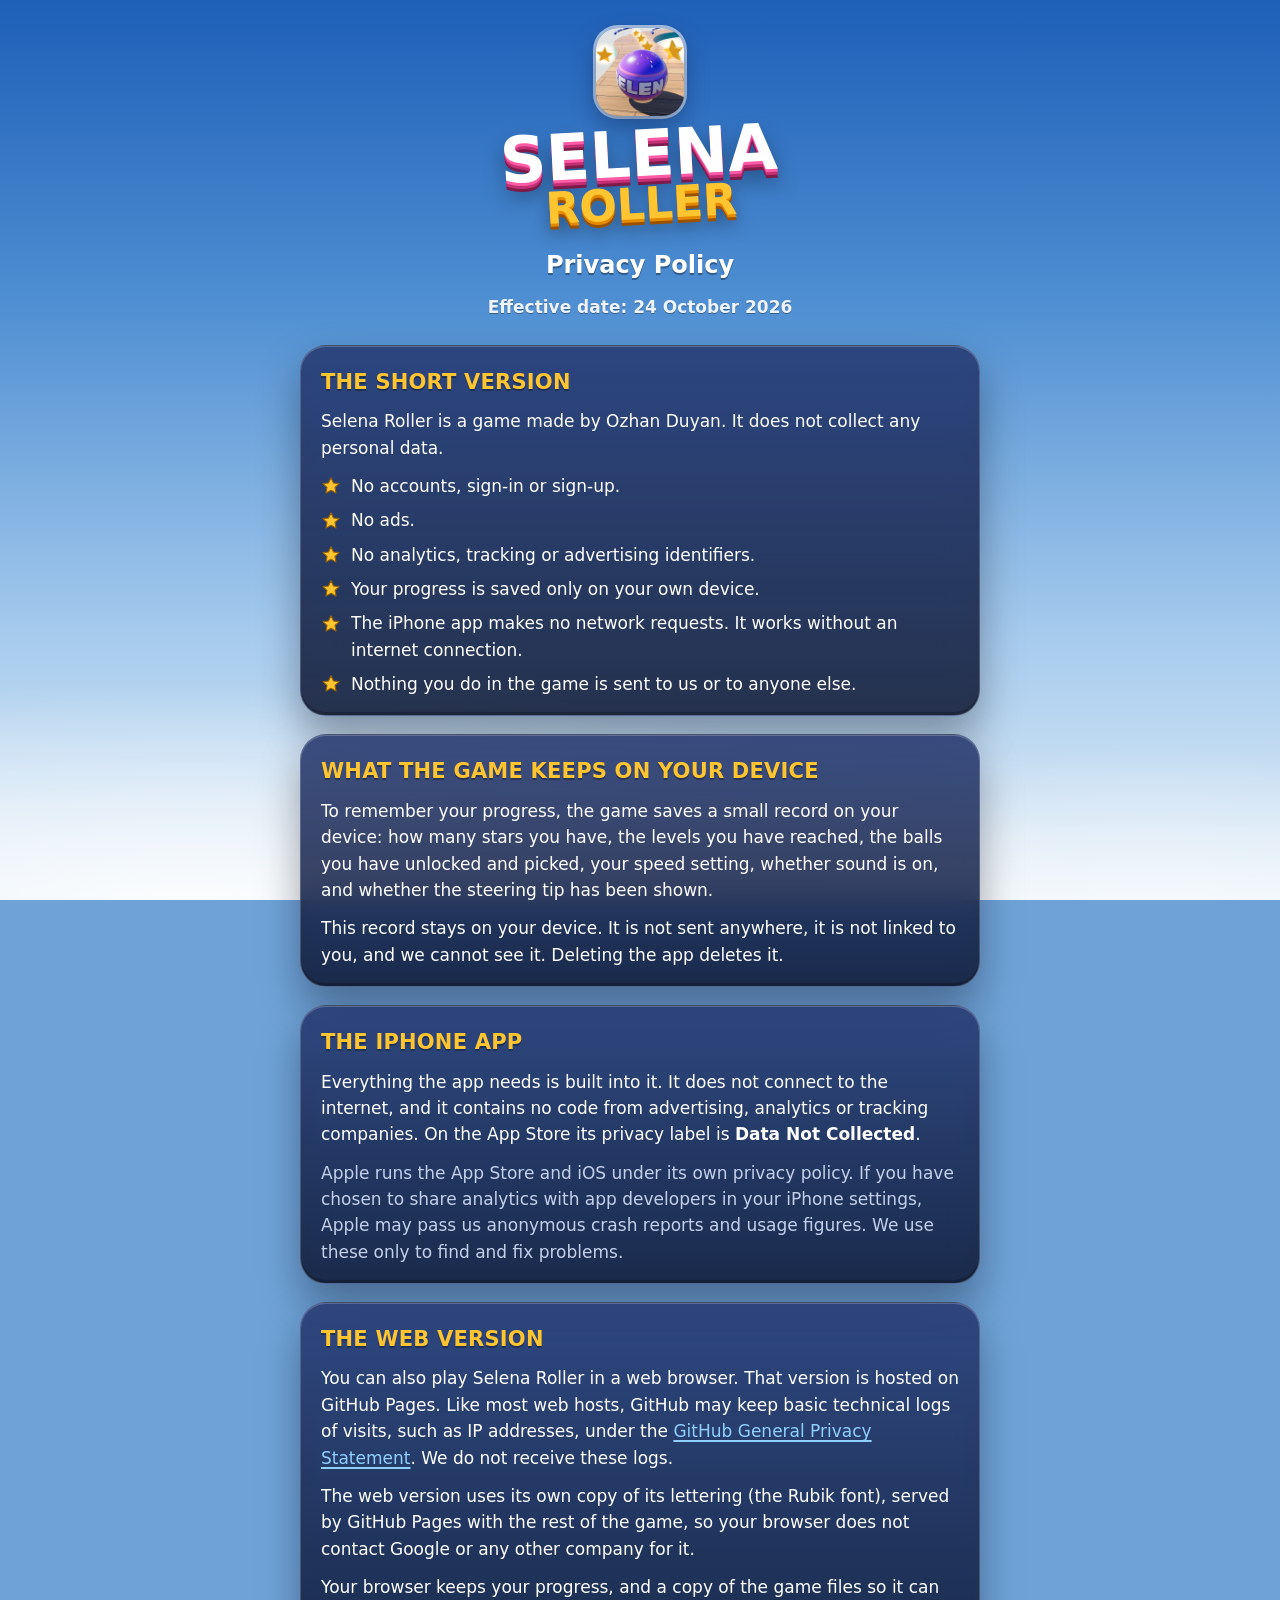
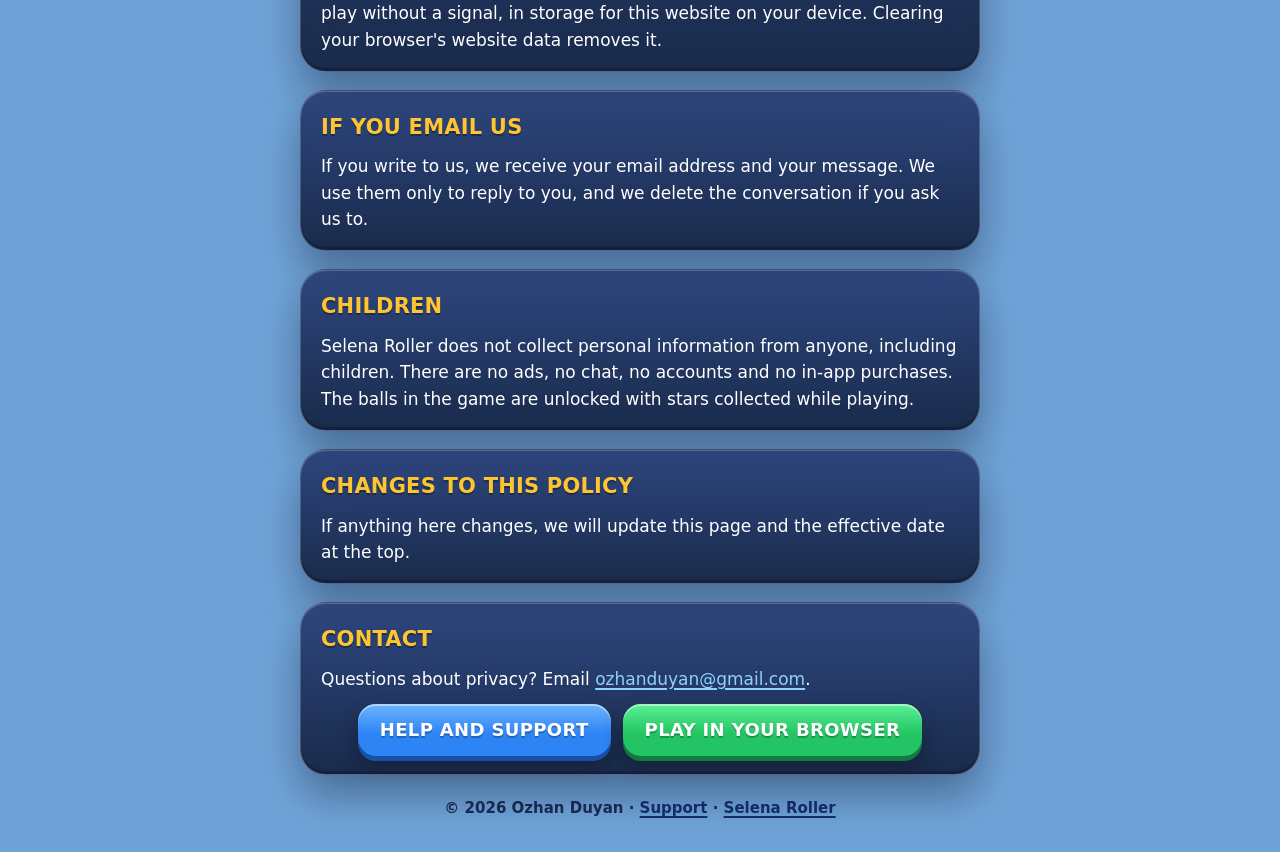
<file: privacy.html>
<!doctype html>
<html lang="en-GB">
<head>
<meta charset="utf-8">
<meta name="viewport" content="width=device-width, initial-scale=1, viewport-fit=cover">
<meta name="description" content="Privacy policy for Selena Roller. The game collects no personal data.">
<meta name="theme-color" content="#2a63b8">
<link rel="icon" type="image/png" href="icon-192.png">
<link rel="apple-touch-icon" href="icon-180.png">
<title>Privacy Policy | Selena Roller</title>
<style>
:root {
  --text: #ffffff;
  --muted: #c4d0ea;
  --glass: rgba(14, 22, 48, 0.86);
  --glass-top: rgba(40, 58, 112, 0.88);
  --glass-edge: rgba(255, 255, 255, 0.18);
  --chip: rgba(255, 255, 255, 0.10);
  --chip-edge: rgba(255, 255, 255, 0.16);
  --go: #22c463; --go-top: #5cf096; --go-deep: #127a3c;
  --blue: #2d84f5; --blue-top: #6db4ff; --blue-deep: #1a4fa8;
  --gold: #ffc531;
  --link: #8fd0ff;
  --display: ui-rounded, "SF Pro Rounded", "Arial Rounded MT Bold", "Trebuchet MS", system-ui, sans-serif;
  --body: ui-rounded, "SF Pro Rounded", system-ui, -apple-system, "Segoe UI", Roboto, sans-serif;
  color-scheme: dark;
}
* { box-sizing: border-box; }
html { -webkit-text-size-adjust: 100%; }
body {
  margin: 0; min-height: 100vh; color: var(--text); font-family: var(--body); font-size: 17px; line-height: 1.55;
  background: #6fa3d8;
  padding: calc(env(safe-area-inset-top, 0px) + 24px) max(16px, env(safe-area-inset-right, 0px)) calc(env(safe-area-inset-bottom, 0px) + 32px) max(16px, env(safe-area-inset-left, 0px));
}
body::before {
  content: ""; position: fixed; inset: 0; z-index: -1;
  background:
    radial-gradient(120% 40% at 15% 100%, rgba(255, 255, 255, 0.85), rgba(255, 255, 255, 0) 60%),
    radial-gradient(90% 35% at 90% 104%, rgba(255, 255, 255, 0.8), rgba(255, 255, 255, 0) 60%),
    linear-gradient(180deg, #1e5fb8 0%, #4f8fd2 34%, #a9cdee 72%, #e3eef7 100%);
}
.wrap { max-width: 680px; margin: 0 auto; display: flex; flex-direction: column; gap: 18px; }
header { display: flex; flex-direction: column; align-items: center; text-align: center; gap: 10px; padding: 4px 0 6px; }
.badge { width: 88px; height: 88px; border-radius: 22px; box-shadow: 0 10px 24px rgba(4, 12, 40, 0.35), 0 0 0 3px rgba(255, 255, 255, 0.6); }
.logo { margin: 0; font-family: var(--display); font-weight: 900; line-height: 0.9; text-transform: uppercase; display: flex; flex-direction: column; align-items: center; transform: rotate(-3deg); }
.logo .l1 { font-size: clamp(44px, 13vw, 64px); color: #fff; text-shadow: 0 3px 0 #ff5aa6, 0 6px 0 #c22f73, 0 9px 0 #7d1b4b, 0 14px 22px rgba(0, 0, 0, 0.4); }
.logo .l2 { font-size: clamp(30px, 9vw, 44px); color: var(--gold); text-shadow: 0 3px 0 #e48a00, 0 6px 0 #9a5200, 0 11px 18px rgba(0, 0, 0, 0.4); }
.pagetitle { margin: 14px 0 0; font-family: var(--display); font-weight: 800; font-size: 24px; text-shadow: 0 2px 0 rgba(0, 0, 0, 0.35); }
.when { margin: 0; font-weight: 700; color: #eef4ff; text-shadow: 0 1px 0 rgba(0, 0, 0, 0.35); }
.panel {
  background: linear-gradient(180deg, var(--glass-top), var(--glass));
  border: 1px solid var(--glass-edge); border-radius: 26px; padding: 20px 20px 18px;
  box-shadow: 0 20px 40px rgba(2, 6, 20, 0.35), inset 0 1px 0 rgba(255, 255, 255, 0.2), inset 0 -3px 0 rgba(0, 0, 0, 0.22);
  -webkit-backdrop-filter: blur(14px) saturate(140%); backdrop-filter: blur(14px) saturate(140%);
}
h2 { margin: 0 0 10px; font-family: var(--display); font-weight: 900; font-size: 21px; letter-spacing: 0.01em; text-transform: uppercase; color: var(--gold); text-shadow: 0 2px 0 rgba(0, 0, 0, 0.3); }
p { margin: 0 0 12px; }
p:last-child, ul:last-child { margin-bottom: 0; }
ul { margin: 0 0 12px; padding-left: 0; list-style: none; display: grid; gap: 8px; }
li { position: relative; padding-left: 30px; }
li::before {
  content: ""; position: absolute; left: 0; top: 0.2em; width: 20px; height: 20px;
  background: no-repeat center / contain url("data:image/svg+xml,%3Csvg xmlns='http://www.w3.org/2000/svg' viewBox='0 0 24 24'%3E%3Cpath d='M12 2.2l2.95 6.1 6.7.85-4.9 4.6 1.25 6.65L12 17.15 6 20.4l1.25-6.65-4.9-4.6 6.7-.85z' fill='%23ffc531' stroke='%239c6300' stroke-width='1.3' stroke-linejoin='round'/%3E%3C/svg%3E");
}
.muted { color: var(--muted); }
a { color: var(--link); text-underline-offset: 3px; text-decoration-thickness: 1.5px; overflow-wrap: anywhere; }
a:focus-visible { outline: 3px solid var(--gold); outline-offset: 3px; border-radius: 6px; }
strong { color: #fff; }
.buttons { display: flex; flex-wrap: wrap; gap: 12px; justify-content: center; margin-top: 4px; }
.btn {
  --c: var(--blue); --c-top: var(--blue-top); --c-deep: var(--blue-deep);
  display: inline-flex; align-items: center; justify-content: center; min-height: 52px; padding: 10px 22px; border-radius: 18px;
  font-family: var(--display); font-weight: 900; font-size: 18px; letter-spacing: 0.02em; text-transform: uppercase; text-decoration: none;
  color: #fff; text-shadow: 0 2px 0 rgba(0, 0, 0, 0.25);
  background: linear-gradient(180deg, var(--c-top) 0%, var(--c) 58%);
  box-shadow: 0 5px 0 var(--c-deep), 0 10px 20px rgba(0, 0, 0, 0.3), inset 0 2px 0 rgba(255, 255, 255, 0.45);
}
.btn.go { --c: var(--go); --c-top: var(--go-top); --c-deep: var(--go-deep); }
.btn:active { transform: translateY(3px); box-shadow: 0 2px 0 var(--c-deep), inset 0 2px 0 rgba(255, 255, 255, 0.45); }
footer { text-align: center; font-weight: 700; color: #1b2c55; font-size: 15px; padding-top: 4px; }
footer a { color: #13306e; white-space: nowrap; }
</style>
</head>
<body>
<div class="wrap">
  <header>
    <img class="badge" src="icon-192.png" width="88" height="88" alt="">
    <h1 class="logo"><span class="l1">Selena</span><span class="l2">Roller</span></h1>
    <p class="pagetitle">Privacy Policy</p>
    <p class="when">Effective date: 24 October 2026</p>
  </header>

  <main class="wrap">
    <section class="panel" aria-labelledby="short">
      <h2 id="short">The short version</h2>
      <p>Selena Roller is a game made by Ozhan Duyan. It does not collect any personal data.</p>
      <ul>
        <li>No accounts, sign-in or sign-up.</li>
        <li>No ads.</li>
        <li>No analytics, tracking or advertising identifiers.</li>
        <li>Your progress is saved only on your own device.</li>
        <li>The iPhone app makes no network requests. It works without an internet connection.</li>
        <li>Nothing you do in the game is sent to us or to anyone else.</li>
      </ul>
    </section>

    <section class="panel" aria-labelledby="device">
      <h2 id="device">What the game keeps on your device</h2>
      <p>To remember your progress, the game saves a small record on your device: how many stars you have, the levels you have reached, the balls you have unlocked and picked, your speed setting, whether sound is on, and whether the steering tip has been shown.</p>
      <p>This record stays on your device. It is not sent anywhere, it is not linked to you, and we cannot see it. Deleting the app deletes it.</p>
    </section>

    <section class="panel" aria-labelledby="app">
      <h2 id="app">The iPhone app</h2>
      <p>Everything the app needs is built into it. It does not connect to the internet, and it contains no code from advertising, analytics or tracking companies. On the App Store its privacy label is <strong>Data Not Collected</strong>.</p>
      <p class="muted">Apple runs the App Store and iOS under its own privacy policy. If you have chosen to share analytics with app developers in your iPhone settings, Apple may pass us anonymous crash reports and usage figures. We use these only to find and fix problems.</p>
    </section>

    <section class="panel" aria-labelledby="web">
      <h2 id="web">The web version</h2>
      <p>You can also play Selena Roller in a web browser. That version is hosted on GitHub Pages. Like most web hosts, GitHub may keep basic technical logs of visits, such as IP addresses, under the <a href="https://docs.github.com/en/site-policy/privacy-policies/github-general-privacy-statement">GitHub General Privacy Statement</a>. We do not receive these logs.</p>
      <p>The web version uses its own copy of its lettering (the Rubik font), served by GitHub Pages with the rest of the game, so your browser does not contact Google or any other company for it.</p>
      <p>Your browser keeps your progress, and a copy of the game files so it can play without a signal, in storage for this website on your device. Clearing your browser's website data removes it.</p>
    </section>

    <section class="panel" aria-labelledby="email">
      <h2 id="email">If you email us</h2>
      <p>If you write to us, we receive your email address and your message. We use them only to reply to you, and we delete the conversation if you ask us to.</p>
    </section>

    <section class="panel" aria-labelledby="kids">
      <h2 id="kids">Children</h2>
      <p>Selena Roller does not collect personal information from anyone, including children. There are no ads, no chat, no accounts and no in-app purchases. The balls in the game are unlocked with stars collected while playing.</p>
    </section>

    <section class="panel" aria-labelledby="changes">
      <h2 id="changes">Changes to this policy</h2>
      <p>If anything here changes, we will update this page and the effective date at the top.</p>
    </section>

    <section class="panel" aria-labelledby="contact">
      <h2 id="contact">Contact</h2>
      <p>Questions about privacy? Email <a href="mailto:ozhanduyan@gmail.com">ozhanduyan@gmail.com</a>.</p>
      <div class="buttons">
        <a class="btn" href="support.html">Help and support</a>
        <a class="btn go" href="./">Play in your browser</a>
      </div>
    </section>
  </main>

  <footer>&copy; 2026 Ozhan Duyan &middot; <a href="support.html">Support</a> &middot; <a href="./">Selena Roller</a></footer>
</div>
</body>
</html>
</file>
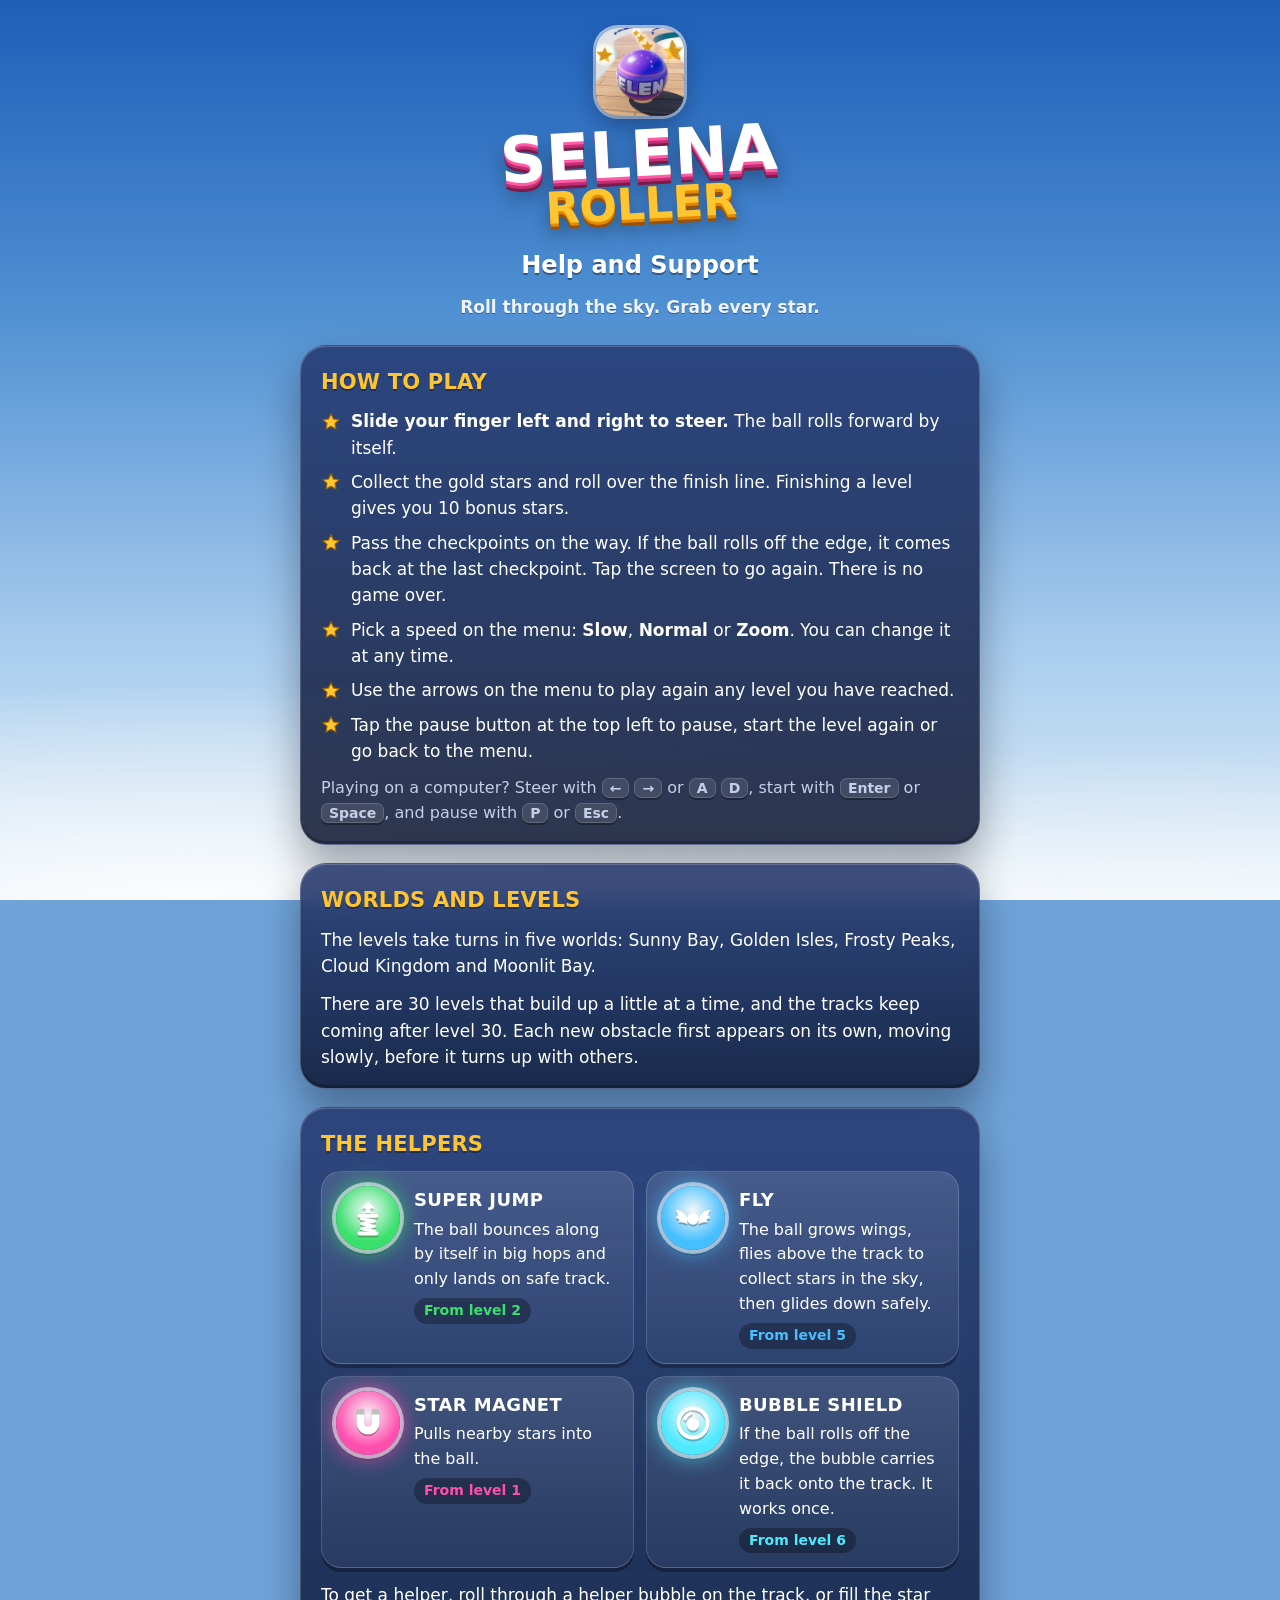
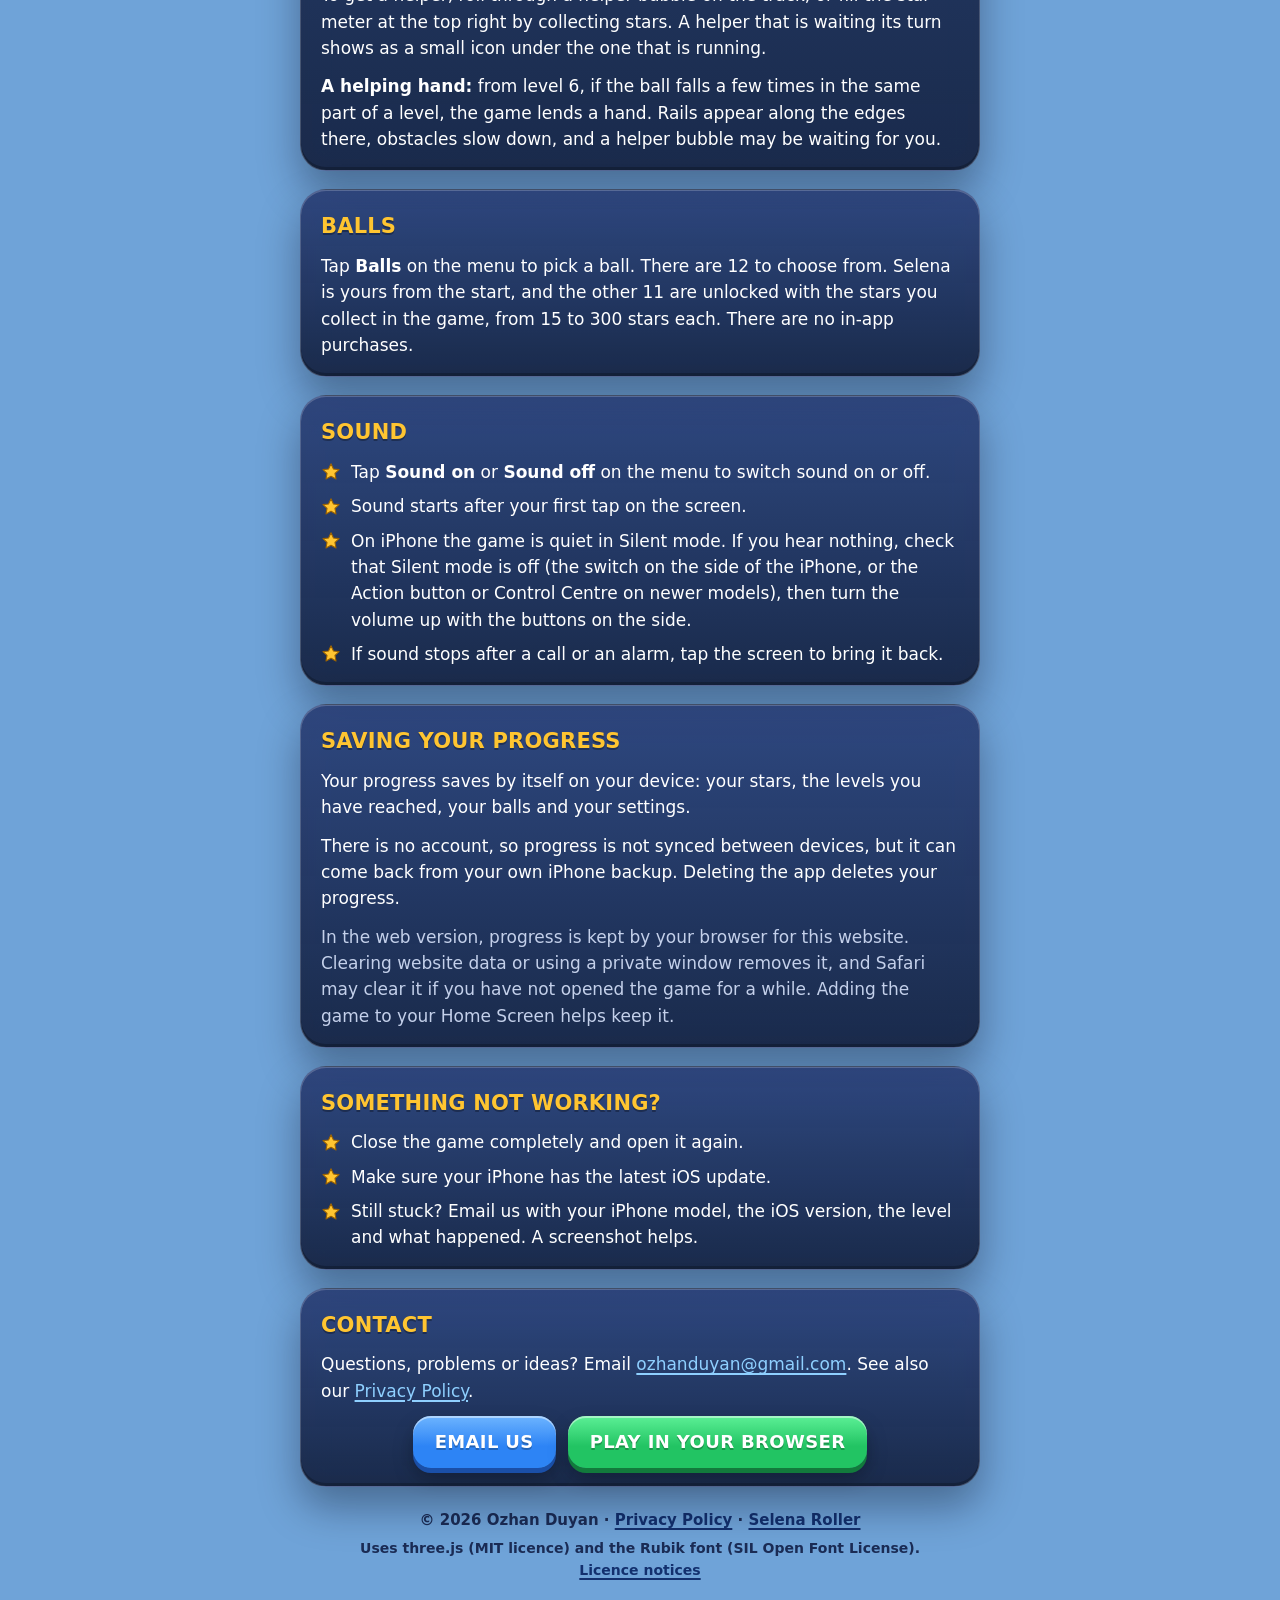
<file: support.html>
<!doctype html>
<html lang="en-GB">
<head>
<meta charset="utf-8">
<meta name="viewport" content="width=device-width, initial-scale=1, viewport-fit=cover">
<meta name="description" content="Help for Selena Roller: how to play, the helpers, sound, saving and how to contact us.">
<meta name="theme-color" content="#2a63b8">
<link rel="icon" type="image/png" href="icon-192.png">
<link rel="apple-touch-icon" href="icon-180.png">
<title>Help and Support | Selena Roller</title>
<style>
:root {
  --text: #ffffff;
  --muted: #c4d0ea;
  --glass: rgba(14, 22, 48, 0.86);
  --glass-top: rgba(40, 58, 112, 0.88);
  --glass-edge: rgba(255, 255, 255, 0.18);
  --chip: rgba(255, 255, 255, 0.10);
  --chip-edge: rgba(255, 255, 255, 0.16);
  --go: #22c463; --go-top: #5cf096; --go-deep: #127a3c;
  --blue: #2d84f5; --blue-top: #6db4ff; --blue-deep: #1a4fa8;
  --gold: #ffc531;
  --jump: #39e06c; --fly: #45bfff; --magnet: #ff4fae; --shield: #4fe9ff;
  --link: #8fd0ff;
  --display: ui-rounded, "SF Pro Rounded", "Arial Rounded MT Bold", "Trebuchet MS", system-ui, sans-serif;
  --body: ui-rounded, "SF Pro Rounded", system-ui, -apple-system, "Segoe UI", Roboto, sans-serif;
  color-scheme: dark;
}
* { box-sizing: border-box; }
html { -webkit-text-size-adjust: 100%; }
body {
  margin: 0; min-height: 100vh; color: var(--text); font-family: var(--body); font-size: 17px; line-height: 1.55;
  background: #6fa3d8;
  padding: calc(env(safe-area-inset-top, 0px) + 24px) max(16px, env(safe-area-inset-right, 0px)) calc(env(safe-area-inset-bottom, 0px) + 32px) max(16px, env(safe-area-inset-left, 0px));
}
body::before {
  content: ""; position: fixed; inset: 0; z-index: -1;
  background:
    radial-gradient(120% 40% at 15% 100%, rgba(255, 255, 255, 0.85), rgba(255, 255, 255, 0) 60%),
    radial-gradient(90% 35% at 90% 104%, rgba(255, 255, 255, 0.8), rgba(255, 255, 255, 0) 60%),
    linear-gradient(180deg, #1e5fb8 0%, #4f8fd2 34%, #a9cdee 72%, #e3eef7 100%);
}
.wrap { max-width: 680px; margin: 0 auto; display: flex; flex-direction: column; gap: 18px; }
header { display: flex; flex-direction: column; align-items: center; text-align: center; gap: 10px; padding: 4px 0 6px; }
.badge { width: 88px; height: 88px; border-radius: 22px; box-shadow: 0 10px 24px rgba(4, 12, 40, 0.35), 0 0 0 3px rgba(255, 255, 255, 0.6); }
.logo { margin: 0; font-family: var(--display); font-weight: 900; line-height: 0.9; text-transform: uppercase; display: flex; flex-direction: column; align-items: center; transform: rotate(-3deg); }
.logo .l1 { font-size: clamp(44px, 13vw, 64px); color: #fff; text-shadow: 0 3px 0 #ff5aa6, 0 6px 0 #c22f73, 0 9px 0 #7d1b4b, 0 14px 22px rgba(0, 0, 0, 0.4); }
.logo .l2 { font-size: clamp(30px, 9vw, 44px); color: var(--gold); text-shadow: 0 3px 0 #e48a00, 0 6px 0 #9a5200, 0 11px 18px rgba(0, 0, 0, 0.4); }
.pagetitle { margin: 14px 0 0; font-family: var(--display); font-weight: 800; font-size: 24px; text-shadow: 0 2px 0 rgba(0, 0, 0, 0.35); }
.tag { margin: 0; font-weight: 700; color: #eef4ff; text-shadow: 0 1px 0 rgba(0, 0, 0, 0.35); }
.panel {
  background: linear-gradient(180deg, var(--glass-top), var(--glass));
  border: 1px solid var(--glass-edge); border-radius: 26px; padding: 20px 20px 18px;
  box-shadow: 0 20px 40px rgba(2, 6, 20, 0.35), inset 0 1px 0 rgba(255, 255, 255, 0.2), inset 0 -3px 0 rgba(0, 0, 0, 0.22);
  -webkit-backdrop-filter: blur(14px) saturate(140%); backdrop-filter: blur(14px) saturate(140%);
}
h2 { margin: 0 0 10px; font-family: var(--display); font-weight: 900; font-size: 21px; letter-spacing: 0.01em; text-transform: uppercase; color: var(--gold); text-shadow: 0 2px 0 rgba(0, 0, 0, 0.3); }
h3 { margin: 0; font-family: var(--display); font-weight: 900; font-size: 18px; text-transform: uppercase; letter-spacing: 0.02em; }
p { margin: 0 0 12px; }
p:last-child, ul:last-child { margin-bottom: 0; }
ul { margin: 0 0 12px; padding-left: 0; list-style: none; display: grid; gap: 8px; }
li { position: relative; padding-left: 30px; }
li::before {
  content: ""; position: absolute; left: 0; top: 0.2em; width: 20px; height: 20px;
  background: no-repeat center / contain url("data:image/svg+xml,%3Csvg xmlns='http://www.w3.org/2000/svg' viewBox='0 0 24 24'%3E%3Cpath d='M12 2.2l2.95 6.1 6.7.85-4.9 4.6 1.25 6.65L12 17.15 6 20.4l1.25-6.65-4.9-4.6 6.7-.85z' fill='%23ffc531' stroke='%239c6300' stroke-width='1.3' stroke-linejoin='round'/%3E%3C/svg%3E");
}
.muted { color: var(--muted); }
a { color: var(--link); text-underline-offset: 3px; text-decoration-thickness: 1.5px; overflow-wrap: anywhere; }
a:focus-visible { outline: 3px solid var(--gold); outline-offset: 3px; border-radius: 6px; }
strong { color: #fff; }
.helpers { display: grid; grid-template-columns: 1fr; gap: 12px; margin-bottom: 14px; }
@media (min-width: 560px) { .helpers { grid-template-columns: 1fr 1fr; } }
.helper {
  display: grid; grid-template-columns: 64px 1fr; gap: 14px; align-items: start;
  background: linear-gradient(180deg, rgba(255, 255, 255, 0.12), rgba(255, 255, 255, 0.04));
  border: 1px solid var(--chip-edge); border-radius: 20px; padding: 14px;
  box-shadow: 0 4px 0 rgba(0, 0, 0, 0.3);
}
.helper p { margin: 4px 0 0; font-size: 16px; }
.helper .from { display: inline-block; margin-top: 6px; font-weight: 800; font-size: 14px; padding: 2px 10px; border-radius: 99px; background: rgba(0, 0, 0, 0.3); color: var(--hc); }
.medal {
  width: 64px; height: 64px; border-radius: 50%; display: grid; place-items: center;
  background: radial-gradient(circle at 50% 38%, rgba(255, 255, 255, 0.95), var(--hc) 62%);
  box-shadow: 0 0 0 4px rgba(255, 255, 255, 0.55), 0 0 22px var(--hc), 0 6px 0 rgba(0, 0, 0, 0.2);
}
.medal svg { width: 38px; height: 38px; color: #fff; filter: drop-shadow(0 2px 0 rgba(0, 0, 0, 0.25)); }
.jump { --hc: var(--jump); } .fly { --hc: var(--fly); } .magnet { --hc: var(--magnet); } .shield { --hc: var(--shield); }
.keys { font-size: 16px; }
kbd { font-family: var(--display); font-weight: 800; font-size: 14px; padding: 1px 7px; border-radius: 7px; background: var(--chip); border: 1px solid var(--chip-edge); box-shadow: 0 2px 0 rgba(0, 0, 0, 0.3); white-space: nowrap; }
.buttons { display: flex; flex-wrap: wrap; gap: 12px; justify-content: center; margin-top: 4px; }
.btn {
  --c: var(--blue); --c-top: var(--blue-top); --c-deep: var(--blue-deep);
  display: inline-flex; align-items: center; justify-content: center; min-height: 52px; padding: 10px 22px; border-radius: 18px;
  font-family: var(--display); font-weight: 900; font-size: 18px; letter-spacing: 0.02em; text-transform: uppercase; text-decoration: none;
  color: #fff; text-shadow: 0 2px 0 rgba(0, 0, 0, 0.25);
  background: linear-gradient(180deg, var(--c-top) 0%, var(--c) 58%);
  box-shadow: 0 5px 0 var(--c-deep), 0 10px 20px rgba(0, 0, 0, 0.3), inset 0 2px 0 rgba(255, 255, 255, 0.45);
}
.btn.go { --c: var(--go); --c-top: var(--go-top); --c-deep: var(--go-deep); }
.btn:active { transform: translateY(3px); box-shadow: 0 2px 0 var(--c-deep), inset 0 2px 0 rgba(255, 255, 255, 0.45); }
footer { text-align: center; font-weight: 700; color: #1b2c55; font-size: 15px; padding-top: 4px; }
footer a { color: #13306e; white-space: nowrap; }
footer p { margin: 0 0 6px; }
footer .credits { font-weight: 600; font-size: 14px; }
</style>
</head>
<body>
<div class="wrap">
  <header>
    <img class="badge" src="icon-192.png" width="88" height="88" alt="">
    <h1 class="logo"><span class="l1">Selena</span><span class="l2">Roller</span></h1>
    <p class="pagetitle">Help and Support</p>
    <p class="tag">Roll through the sky. Grab every star.</p>
  </header>

  <main class="wrap">
    <section class="panel" aria-labelledby="play">
      <h2 id="play">How to play</h2>
      <ul>
        <li><strong>Slide your finger left and right to steer.</strong> The ball rolls forward by itself.</li>
        <li>Collect the gold stars and roll over the finish line. Finishing a level gives you 10 bonus stars.</li>
        <li>Pass the checkpoints on the way. If the ball rolls off the edge, it comes back at the last checkpoint. Tap the screen to go again. There is no game over.</li>
        <li>Pick a speed on the menu: <strong>Slow</strong>, <strong>Normal</strong> or <strong>Zoom</strong>. You can change it at any time.</li>
        <li>Use the arrows on the menu to play again any level you have reached.</li>
        <li>Tap the pause button at the top left to pause, start the level again or go back to the menu.</li>
      </ul>
      <p class="keys muted">Playing on a computer? Steer with <kbd>&larr;</kbd> <kbd>&rarr;</kbd> or <kbd>A</kbd> <kbd>D</kbd>, start with <kbd>Enter</kbd> or <kbd>Space</kbd>, and pause with <kbd>P</kbd> or <kbd>Esc</kbd>.</p>
    </section>

    <section class="panel" aria-labelledby="worlds">
      <h2 id="worlds">Worlds and levels</h2>
      <p>The levels take turns in five worlds: Sunny Bay, Golden Isles, Frosty Peaks, Cloud Kingdom and Moonlit Bay.</p>
      <p>There are 30 levels that build up a little at a time, and the tracks keep coming after level 30. Each new obstacle first appears on its own, moving slowly, before it turns up with others.</p>
    </section>

    <section class="panel" aria-labelledby="helpers">
      <h2 id="helpers">The helpers</h2>
      <div class="helpers">
        <div class="helper jump">
          <div class="medal" aria-hidden="true"><svg viewBox="0 0 24 24"><path d="M12 1.4l4.2 4.6h-2.7v2.9h-3V6H7.8z" fill="currentColor"/><path d="M6.6 10.6h10.8M6.6 21.8h10.8" stroke="currentColor" stroke-width="2.4" stroke-linecap="round"/><path d="M8 12.5l8 1.5-8 1.6 8 1.6-8 1.6 8 1.5" fill="none" stroke="currentColor" stroke-width="2" stroke-linecap="round" stroke-linejoin="round"/></svg></div>
          <div><h3>Super Jump</h3><p>The ball bounces along by itself in big hops and only lands on safe track.</p><span class="from">From level 2</span></div>
        </div>
        <div class="helper fly">
          <div class="medal" aria-hidden="true"><svg viewBox="0 0 24 24"><circle cx="12" cy="12.6" r="3.7" fill="currentColor"/><path d="M8.1 11.6C6.4 8.3 3.6 6.7 1.1 6.9c.8 1.3 1.2 2.6 1.3 3.9-.7.2-1.1.6-1.2 1.2 1 .2 1.8.6 2.4 1.2-.5.4-.7.9-.7 1.5 1.9-.2 3.9.2 5.6 1.2z" fill="currentColor"/><path d="M15.9 11.6c1.7-3.3 4.5-4.9 7-4.7-.8 1.3-1.2 2.6-1.3 3.9.7.2 1.1.6 1.2 1.2-1 .2-1.8.6-2.4 1.2.5.4.7.9.7 1.5-1.9-.2-3.9.2-5.6 1.2z" fill="currentColor"/></svg></div>
          <div><h3>Fly</h3><p>The ball grows wings, flies above the track to collect stars in the sky, then glides down safely.</p><span class="from">From level 5</span></div>
        </div>
        <div class="helper magnet">
          <div class="medal" aria-hidden="true"><svg viewBox="0 0 24 24"><path d="M4.8 3.2h4.8v8.6a2.4 2.4 0 0 0 4.8 0V3.2h4.8v8.7a7.2 7.2 0 0 1-14.4 0z" fill="currentColor"/><path d="M4.8 3.2h4.8v3.4H4.8zM14.4 3.2h4.8v3.4h-4.8z" fill="#000" opacity=".25"/></svg></div>
          <div><h3>Star Magnet</h3><p>Pulls nearby stars into the ball.</p><span class="from">From level 1</span></div>
        </div>
        <div class="helper shield">
          <div class="medal" aria-hidden="true"><svg viewBox="0 0 24 24"><circle cx="12" cy="12" r="9.2" fill="none" stroke="currentColor" stroke-width="2.4"/><circle cx="12" cy="13" r="3.9" fill="currentColor"/><path d="M7 9.4a5.8 5.8 0 0 1 3.7-3.5" fill="none" stroke="currentColor" stroke-width="2" stroke-linecap="round"/></svg></div>
          <div><h3>Bubble Shield</h3><p>If the ball rolls off the edge, the bubble carries it back onto the track. It works once.</p><span class="from">From level 6</span></div>
        </div>
      </div>
      <p>To get a helper, roll through a helper bubble on the track, or fill the star meter at the top right by collecting stars. A helper that is waiting its turn shows as a small icon under the one that is running.</p>
      <p><strong>A helping hand:</strong> from level 6, if the ball falls a few times in the same part of a level, the game lends a hand. Rails appear along the edges there, obstacles slow down, and a helper bubble may be waiting for you.</p>
    </section>

    <section class="panel" aria-labelledby="balls">
      <h2 id="balls">Balls</h2>
      <p>Tap <strong>Balls</strong> on the menu to pick a ball. There are 12 to choose from. Selena is yours from the start, and the other 11 are unlocked with the stars you collect in the game, from 15 to 300 stars each. There are no in-app purchases.</p>
    </section>

    <section class="panel" aria-labelledby="sound">
      <h2 id="sound">Sound</h2>
      <ul>
        <li>Tap <strong>Sound on</strong> or <strong>Sound off</strong> on the menu to switch sound on or off.</li>
        <li>Sound starts after your first tap on the screen.</li>
        <li>On iPhone the game is quiet in Silent mode. If you hear nothing, check that Silent mode is off (the switch on the side of the iPhone, or the Action button or Control Centre on newer models), then turn the volume up with the buttons on the side.</li>
        <li>If sound stops after a call or an alarm, tap the screen to bring it back.</li>
      </ul>
    </section>

    <section class="panel" aria-labelledby="saving">
      <h2 id="saving">Saving your progress</h2>
      <p>Your progress saves by itself on your device: your stars, the levels you have reached, your balls and your settings.</p>
      <p>There is no account, so progress is not synced between devices, but it can come back from your own iPhone backup. Deleting the app deletes your progress.</p>
      <p class="muted">In the web version, progress is kept by your browser for this website. Clearing website data or using a private window removes it, and Safari may clear it if you have not opened the game for a while. Adding the game to your Home Screen helps keep it.</p>
    </section>

    <section class="panel" aria-labelledby="trouble">
      <h2 id="trouble">Something not working?</h2>
      <ul>
        <li>Close the game completely and open it again.</li>
        <li>Make sure your iPhone has the latest iOS update.</li>
        <li>Still stuck? Email us with your iPhone model, the iOS version, the level and what happened. A screenshot helps.</li>
      </ul>
    </section>

    <section class="panel" aria-labelledby="contact">
      <h2 id="contact">Contact</h2>
      <p>Questions, problems or ideas? Email <a href="mailto:ozhanduyan@gmail.com?subject=Selena%20Roller">ozhanduyan@gmail.com</a>. See also our <a href="privacy.html">Privacy Policy</a>.</p>
      <div class="buttons">
        <a class="btn" href="mailto:ozhanduyan@gmail.com?subject=Selena%20Roller">Email us</a>
        <a class="btn go" href="./">Play in your browser</a>
      </div>
    </section>
  </main>

  <footer>
    <p>&copy; 2026 Ozhan Duyan &middot; <a href="privacy.html">Privacy Policy</a> &middot; <a href="./">Selena Roller</a></p>
    <p class="credits">Uses three.js (MIT licence) and the Rubik font (SIL Open Font License). <a href="THIRD-PARTY-NOTICES.txt">Licence notices</a></p>
  </footer>
</div>
</body>
</html>
</file>
<file: fonts/rubik.css>
/* Rubik, self-hosted so the game never needs the network (fonts.google.com, Rubik v31).
   SIL Open Font License 1.1: see OFL.txt in this folder.
   Same faces and unicode ranges as the Google Fonts stylesheet for weights 500, 700, 800 and 900.
   Rubik is a variable font, so each subset file serves all four weights. */
/* arabic */
@font-face {
  font-family: 'Rubik';
  font-style: normal;
  font-weight: 500;
  font-display: swap;
  src: url(rubik-arabic.woff2) format('woff2');
  unicode-range: U+0600-06FF, U+0750-077F, U+0870-0891, U+0897-08E1, U+08E3-08FF, U+200C-200E, U+2010-2011, U+204F, U+2E41, U+FB50-FDFF, U+FE70-FE74, U+FE76-FEFC, U+102E0-102FB, U+10E60-10E7E, U+10EC2-10EC7, U+10EC9-10EEE, U+10EF0-10EFF, U+1EE00-1EE03, U+1EE05-1EE1F, U+1EE21-1EE22, U+1EE24, U+1EE27, U+1EE29-1EE32, U+1EE34-1EE37, U+1EE39, U+1EE3B, U+1EE42, U+1EE47, U+1EE49, U+1EE4B, U+1EE4D-1EE4F, U+1EE51-1EE52, U+1EE54, U+1EE57, U+1EE59, U+1EE5B, U+1EE5D, U+1EE5F, U+1EE61-1EE62, U+1EE64, U+1EE67-1EE6A, U+1EE6C-1EE72, U+1EE74-1EE77, U+1EE79-1EE7C, U+1EE7E, U+1EE80-1EE89, U+1EE8B-1EE9B, U+1EEA1-1EEA3, U+1EEA5-1EEA9, U+1EEAB-1EEBB, U+1EEF0-1EEF1;
}
/* cyrillic-ext */
@font-face {
  font-family: 'Rubik';
  font-style: normal;
  font-weight: 500;
  font-display: swap;
  src: url(rubik-cyrillic-ext.woff2) format('woff2');
  unicode-range: U+0460-052F, U+1C80-1C8A, U+20B4, U+2DE0-2DFF, U+A640-A69F, U+FE2E-FE2F;
}
/* cyrillic */
@font-face {
  font-family: 'Rubik';
  font-style: normal;
  font-weight: 500;
  font-display: swap;
  src: url(rubik-cyrillic.woff2) format('woff2');
  unicode-range: U+0301, U+0400-045F, U+0490-0491, U+04B0-04B1, U+2116;
}
/* hebrew */
@font-face {
  font-family: 'Rubik';
  font-style: normal;
  font-weight: 500;
  font-display: swap;
  src: url(rubik-hebrew.woff2) format('woff2');
  unicode-range: U+0307-0308, U+0590-05FF, U+200C-2010, U+20AA, U+25CC, U+FB1D-FB4F;
}
/* latin-ext */
@font-face {
  font-family: 'Rubik';
  font-style: normal;
  font-weight: 500;
  font-display: swap;
  src: url(rubik-latin-ext.woff2) format('woff2');
  unicode-range: U+0100-02BA, U+02BD-02C5, U+02C7-02CC, U+02CE-02D7, U+02DD-02FF, U+0304, U+0308, U+0329, U+1D00-1DBF, U+1E00-1E9F, U+1EF2-1EFF, U+2020, U+20A0-20AB, U+20AD-20C4, U+2113, U+2C60-2C7F, U+A720-A7FF;
}
/* latin */
@font-face {
  font-family: 'Rubik';
  font-style: normal;
  font-weight: 500;
  font-display: swap;
  src: url(rubik-latin.woff2) format('woff2');
  unicode-range: U+0000-00FF, U+0131, U+0152-0153, U+02BB-02BC, U+02C6, U+02DA, U+02DC, U+0304, U+0308, U+0329, U+2000-206F, U+20AC, U+2122, U+2191, U+2193, U+2212, U+2215, U+FEFF, U+FFFD;
}
/* arabic */
@font-face {
  font-family: 'Rubik';
  font-style: normal;
  font-weight: 700;
  font-display: swap;
  src: url(rubik-arabic.woff2) format('woff2');
  unicode-range: U+0600-06FF, U+0750-077F, U+0870-0891, U+0897-08E1, U+08E3-08FF, U+200C-200E, U+2010-2011, U+204F, U+2E41, U+FB50-FDFF, U+FE70-FE74, U+FE76-FEFC, U+102E0-102FB, U+10E60-10E7E, U+10EC2-10EC7, U+10EC9-10EEE, U+10EF0-10EFF, U+1EE00-1EE03, U+1EE05-1EE1F, U+1EE21-1EE22, U+1EE24, U+1EE27, U+1EE29-1EE32, U+1EE34-1EE37, U+1EE39, U+1EE3B, U+1EE42, U+1EE47, U+1EE49, U+1EE4B, U+1EE4D-1EE4F, U+1EE51-1EE52, U+1EE54, U+1EE57, U+1EE59, U+1EE5B, U+1EE5D, U+1EE5F, U+1EE61-1EE62, U+1EE64, U+1EE67-1EE6A, U+1EE6C-1EE72, U+1EE74-1EE77, U+1EE79-1EE7C, U+1EE7E, U+1EE80-1EE89, U+1EE8B-1EE9B, U+1EEA1-1EEA3, U+1EEA5-1EEA9, U+1EEAB-1EEBB, U+1EEF0-1EEF1;
}
/* cyrillic-ext */
@font-face {
  font-family: 'Rubik';
  font-style: normal;
  font-weight: 700;
  font-display: swap;
  src: url(rubik-cyrillic-ext.woff2) format('woff2');
  unicode-range: U+0460-052F, U+1C80-1C8A, U+20B4, U+2DE0-2DFF, U+A640-A69F, U+FE2E-FE2F;
}
/* cyrillic */
@font-face {
  font-family: 'Rubik';
  font-style: normal;
  font-weight: 700;
  font-display: swap;
  src: url(rubik-cyrillic.woff2) format('woff2');
  unicode-range: U+0301, U+0400-045F, U+0490-0491, U+04B0-04B1, U+2116;
}
/* hebrew */
@font-face {
  font-family: 'Rubik';
  font-style: normal;
  font-weight: 700;
  font-display: swap;
  src: url(rubik-hebrew.woff2) format('woff2');
  unicode-range: U+0307-0308, U+0590-05FF, U+200C-2010, U+20AA, U+25CC, U+FB1D-FB4F;
}
/* latin-ext */
@font-face {
  font-family: 'Rubik';
  font-style: normal;
  font-weight: 700;
  font-display: swap;
  src: url(rubik-latin-ext.woff2) format('woff2');
  unicode-range: U+0100-02BA, U+02BD-02C5, U+02C7-02CC, U+02CE-02D7, U+02DD-02FF, U+0304, U+0308, U+0329, U+1D00-1DBF, U+1E00-1E9F, U+1EF2-1EFF, U+2020, U+20A0-20AB, U+20AD-20C4, U+2113, U+2C60-2C7F, U+A720-A7FF;
}
/* latin */
@font-face {
  font-family: 'Rubik';
  font-style: normal;
  font-weight: 700;
  font-display: swap;
  src: url(rubik-latin.woff2) format('woff2');
  unicode-range: U+0000-00FF, U+0131, U+0152-0153, U+02BB-02BC, U+02C6, U+02DA, U+02DC, U+0304, U+0308, U+0329, U+2000-206F, U+20AC, U+2122, U+2191, U+2193, U+2212, U+2215, U+FEFF, U+FFFD;
}
/* arabic */
@font-face {
  font-family: 'Rubik';
  font-style: normal;
  font-weight: 800;
  font-display: swap;
  src: url(rubik-arabic.woff2) format('woff2');
  unicode-range: U+0600-06FF, U+0750-077F, U+0870-0891, U+0897-08E1, U+08E3-08FF, U+200C-200E, U+2010-2011, U+204F, U+2E41, U+FB50-FDFF, U+FE70-FE74, U+FE76-FEFC, U+102E0-102FB, U+10E60-10E7E, U+10EC2-10EC7, U+10EC9-10EEE, U+10EF0-10EFF, U+1EE00-1EE03, U+1EE05-1EE1F, U+1EE21-1EE22, U+1EE24, U+1EE27, U+1EE29-1EE32, U+1EE34-1EE37, U+1EE39, U+1EE3B, U+1EE42, U+1EE47, U+1EE49, U+1EE4B, U+1EE4D-1EE4F, U+1EE51-1EE52, U+1EE54, U+1EE57, U+1EE59, U+1EE5B, U+1EE5D, U+1EE5F, U+1EE61-1EE62, U+1EE64, U+1EE67-1EE6A, U+1EE6C-1EE72, U+1EE74-1EE77, U+1EE79-1EE7C, U+1EE7E, U+1EE80-1EE89, U+1EE8B-1EE9B, U+1EEA1-1EEA3, U+1EEA5-1EEA9, U+1EEAB-1EEBB, U+1EEF0-1EEF1;
}
/* cyrillic-ext */
@font-face {
  font-family: 'Rubik';
  font-style: normal;
  font-weight: 800;
  font-display: swap;
  src: url(rubik-cyrillic-ext.woff2) format('woff2');
  unicode-range: U+0460-052F, U+1C80-1C8A, U+20B4, U+2DE0-2DFF, U+A640-A69F, U+FE2E-FE2F;
}
/* cyrillic */
@font-face {
  font-family: 'Rubik';
  font-style: normal;
  font-weight: 800;
  font-display: swap;
  src: url(rubik-cyrillic.woff2) format('woff2');
  unicode-range: U+0301, U+0400-045F, U+0490-0491, U+04B0-04B1, U+2116;
}
/* hebrew */
@font-face {
  font-family: 'Rubik';
  font-style: normal;
  font-weight: 800;
  font-display: swap;
  src: url(rubik-hebrew.woff2) format('woff2');
  unicode-range: U+0307-0308, U+0590-05FF, U+200C-2010, U+20AA, U+25CC, U+FB1D-FB4F;
}
/* latin-ext */
@font-face {
  font-family: 'Rubik';
  font-style: normal;
  font-weight: 800;
  font-display: swap;
  src: url(rubik-latin-ext.woff2) format('woff2');
  unicode-range: U+0100-02BA, U+02BD-02C5, U+02C7-02CC, U+02CE-02D7, U+02DD-02FF, U+0304, U+0308, U+0329, U+1D00-1DBF, U+1E00-1E9F, U+1EF2-1EFF, U+2020, U+20A0-20AB, U+20AD-20C4, U+2113, U+2C60-2C7F, U+A720-A7FF;
}
/* latin */
@font-face {
  font-family: 'Rubik';
  font-style: normal;
  font-weight: 800;
  font-display: swap;
  src: url(rubik-latin.woff2) format('woff2');
  unicode-range: U+0000-00FF, U+0131, U+0152-0153, U+02BB-02BC, U+02C6, U+02DA, U+02DC, U+0304, U+0308, U+0329, U+2000-206F, U+20AC, U+2122, U+2191, U+2193, U+2212, U+2215, U+FEFF, U+FFFD;
}
/* arabic */
@font-face {
  font-family: 'Rubik';
  font-style: normal;
  font-weight: 900;
  font-display: swap;
  src: url(rubik-arabic.woff2) format('woff2');
  unicode-range: U+0600-06FF, U+0750-077F, U+0870-0891, U+0897-08E1, U+08E3-08FF, U+200C-200E, U+2010-2011, U+204F, U+2E41, U+FB50-FDFF, U+FE70-FE74, U+FE76-FEFC, U+102E0-102FB, U+10E60-10E7E, U+10EC2-10EC7, U+10EC9-10EEE, U+10EF0-10EFF, U+1EE00-1EE03, U+1EE05-1EE1F, U+1EE21-1EE22, U+1EE24, U+1EE27, U+1EE29-1EE32, U+1EE34-1EE37, U+1EE39, U+1EE3B, U+1EE42, U+1EE47, U+1EE49, U+1EE4B, U+1EE4D-1EE4F, U+1EE51-1EE52, U+1EE54, U+1EE57, U+1EE59, U+1EE5B, U+1EE5D, U+1EE5F, U+1EE61-1EE62, U+1EE64, U+1EE67-1EE6A, U+1EE6C-1EE72, U+1EE74-1EE77, U+1EE79-1EE7C, U+1EE7E, U+1EE80-1EE89, U+1EE8B-1EE9B, U+1EEA1-1EEA3, U+1EEA5-1EEA9, U+1EEAB-1EEBB, U+1EEF0-1EEF1;
}
/* cyrillic-ext */
@font-face {
  font-family: 'Rubik';
  font-style: normal;
  font-weight: 900;
  font-display: swap;
  src: url(rubik-cyrillic-ext.woff2) format('woff2');
  unicode-range: U+0460-052F, U+1C80-1C8A, U+20B4, U+2DE0-2DFF, U+A640-A69F, U+FE2E-FE2F;
}
/* cyrillic */
@font-face {
  font-family: 'Rubik';
  font-style: normal;
  font-weight: 900;
  font-display: swap;
  src: url(rubik-cyrillic.woff2) format('woff2');
  unicode-range: U+0301, U+0400-045F, U+0490-0491, U+04B0-04B1, U+2116;
}
/* hebrew */
@font-face {
  font-family: 'Rubik';
  font-style: normal;
  font-weight: 900;
  font-display: swap;
  src: url(rubik-hebrew.woff2) format('woff2');
  unicode-range: U+0307-0308, U+0590-05FF, U+200C-2010, U+20AA, U+25CC, U+FB1D-FB4F;
}
/* latin-ext */
@font-face {
  font-family: 'Rubik';
  font-style: normal;
  font-weight: 900;
  font-display: swap;
  src: url(rubik-latin-ext.woff2) format('woff2');
  unicode-range: U+0100-02BA, U+02BD-02C5, U+02C7-02CC, U+02CE-02D7, U+02DD-02FF, U+0304, U+0308, U+0329, U+1D00-1DBF, U+1E00-1E9F, U+1EF2-1EFF, U+2020, U+20A0-20AB, U+20AD-20C4, U+2113, U+2C60-2C7F, U+A720-A7FF;
}
/* latin */
@font-face {
  font-family: 'Rubik';
  font-style: normal;
  font-weight: 900;
  font-display: swap;
  src: url(rubik-latin.woff2) format('woff2');
  unicode-range: U+0000-00FF, U+0131, U+0152-0153, U+02BB-02BC, U+02C6, U+02DA, U+02DC, U+0304, U+0308, U+0329, U+2000-206F, U+20AC, U+2122, U+2191, U+2193, U+2212, U+2215, U+FEFF, U+FFFD;
}
</file>
